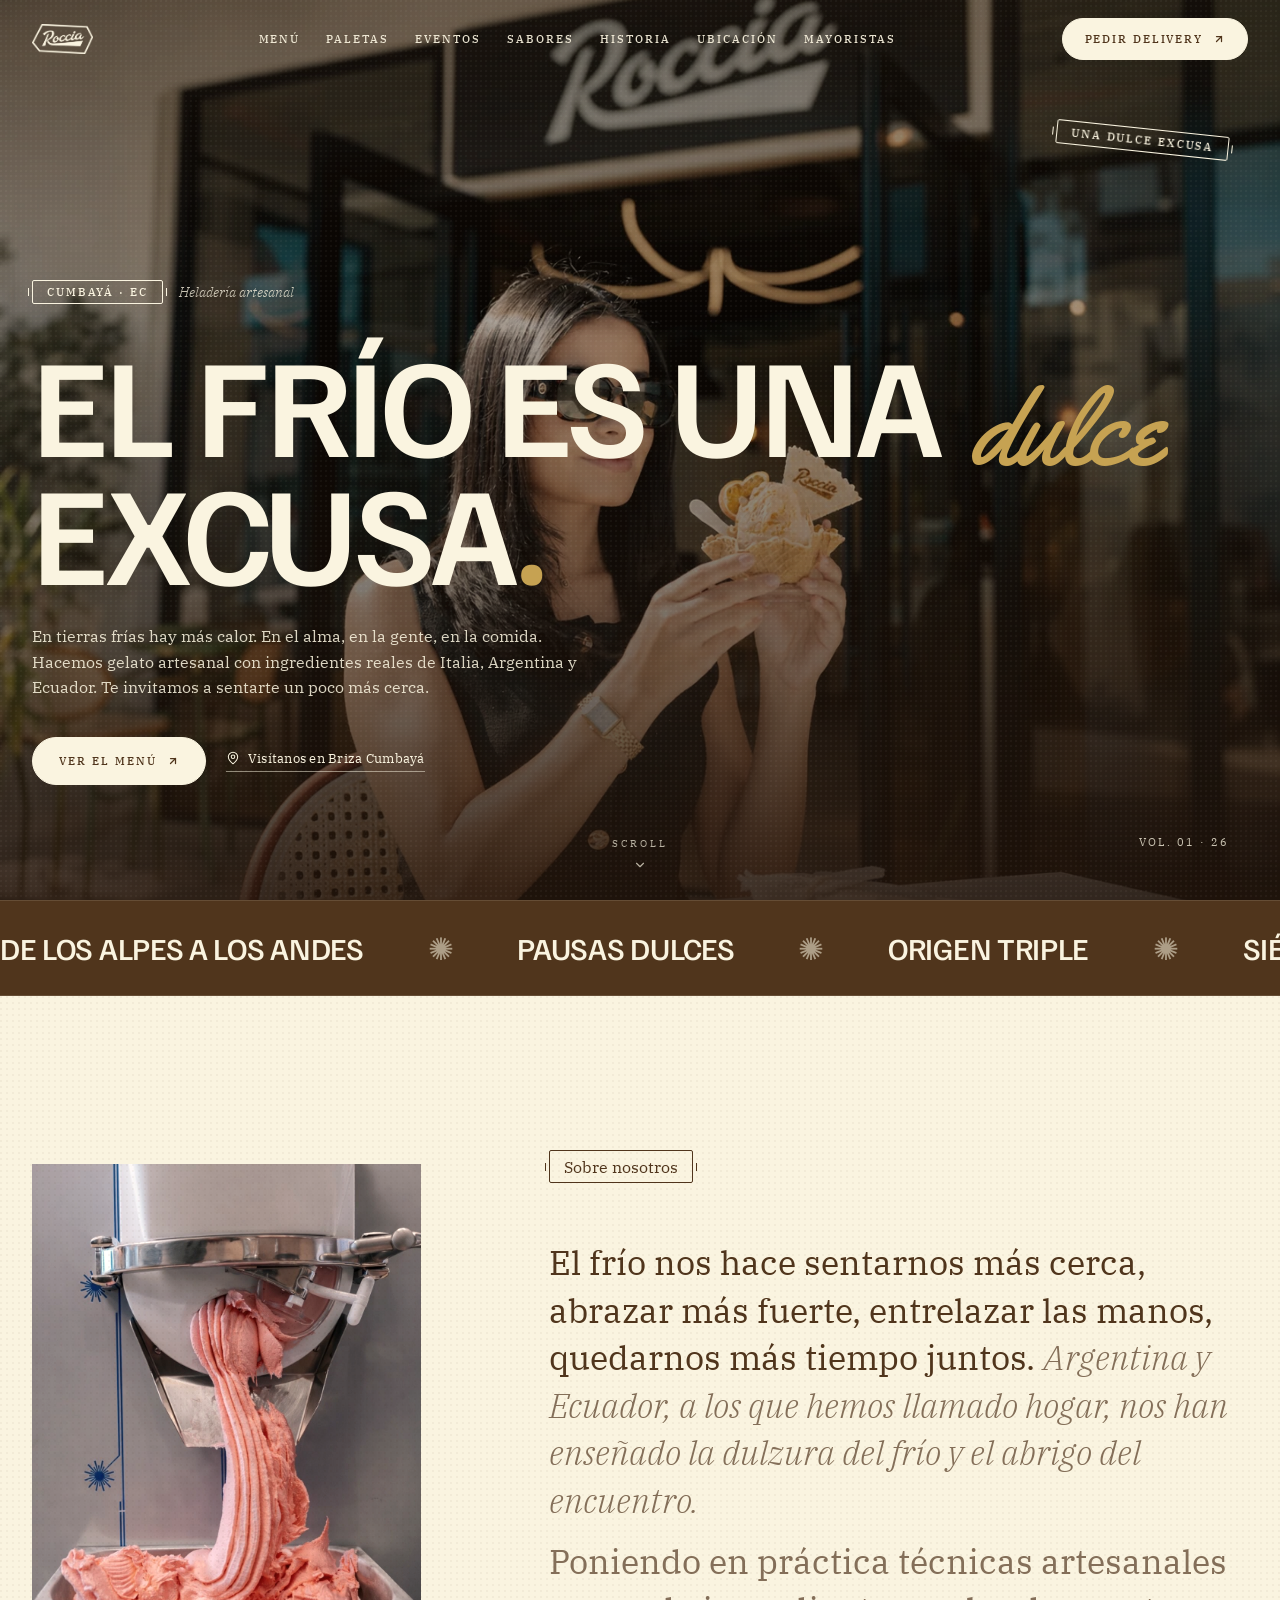
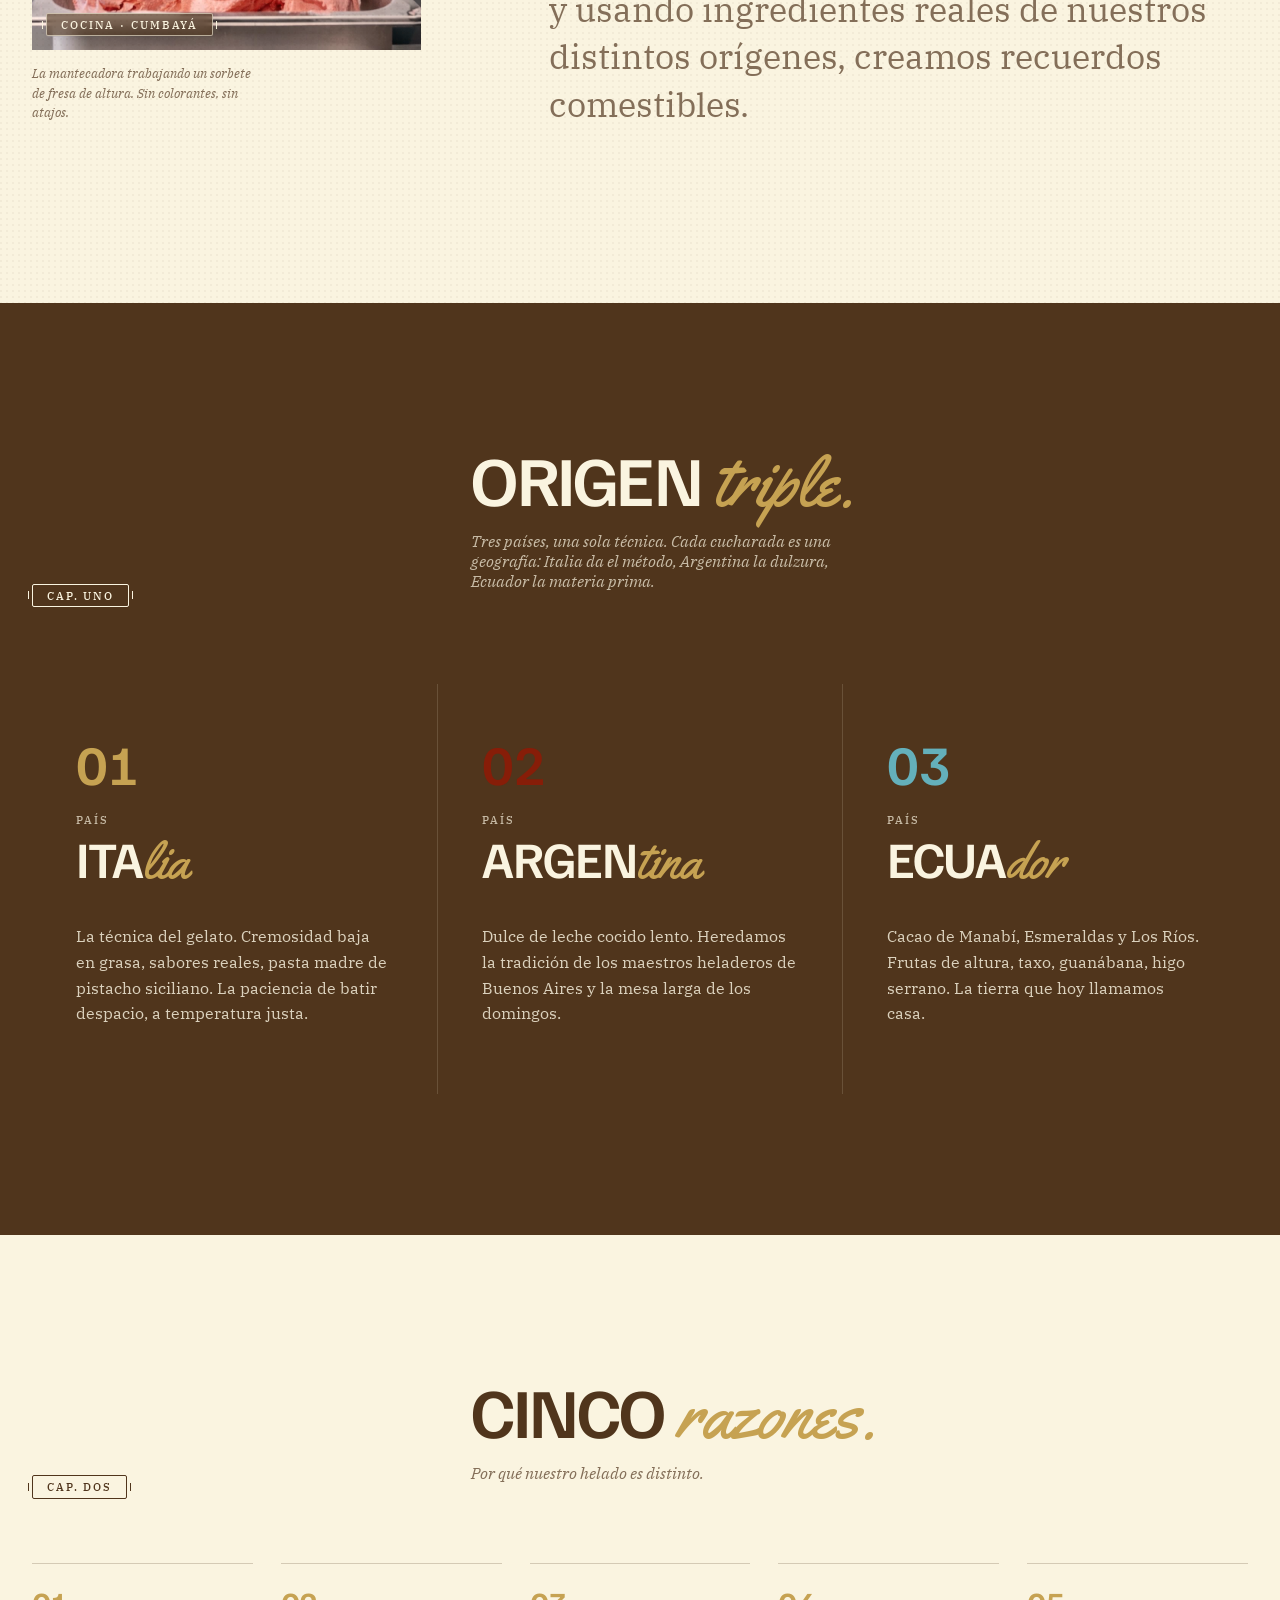
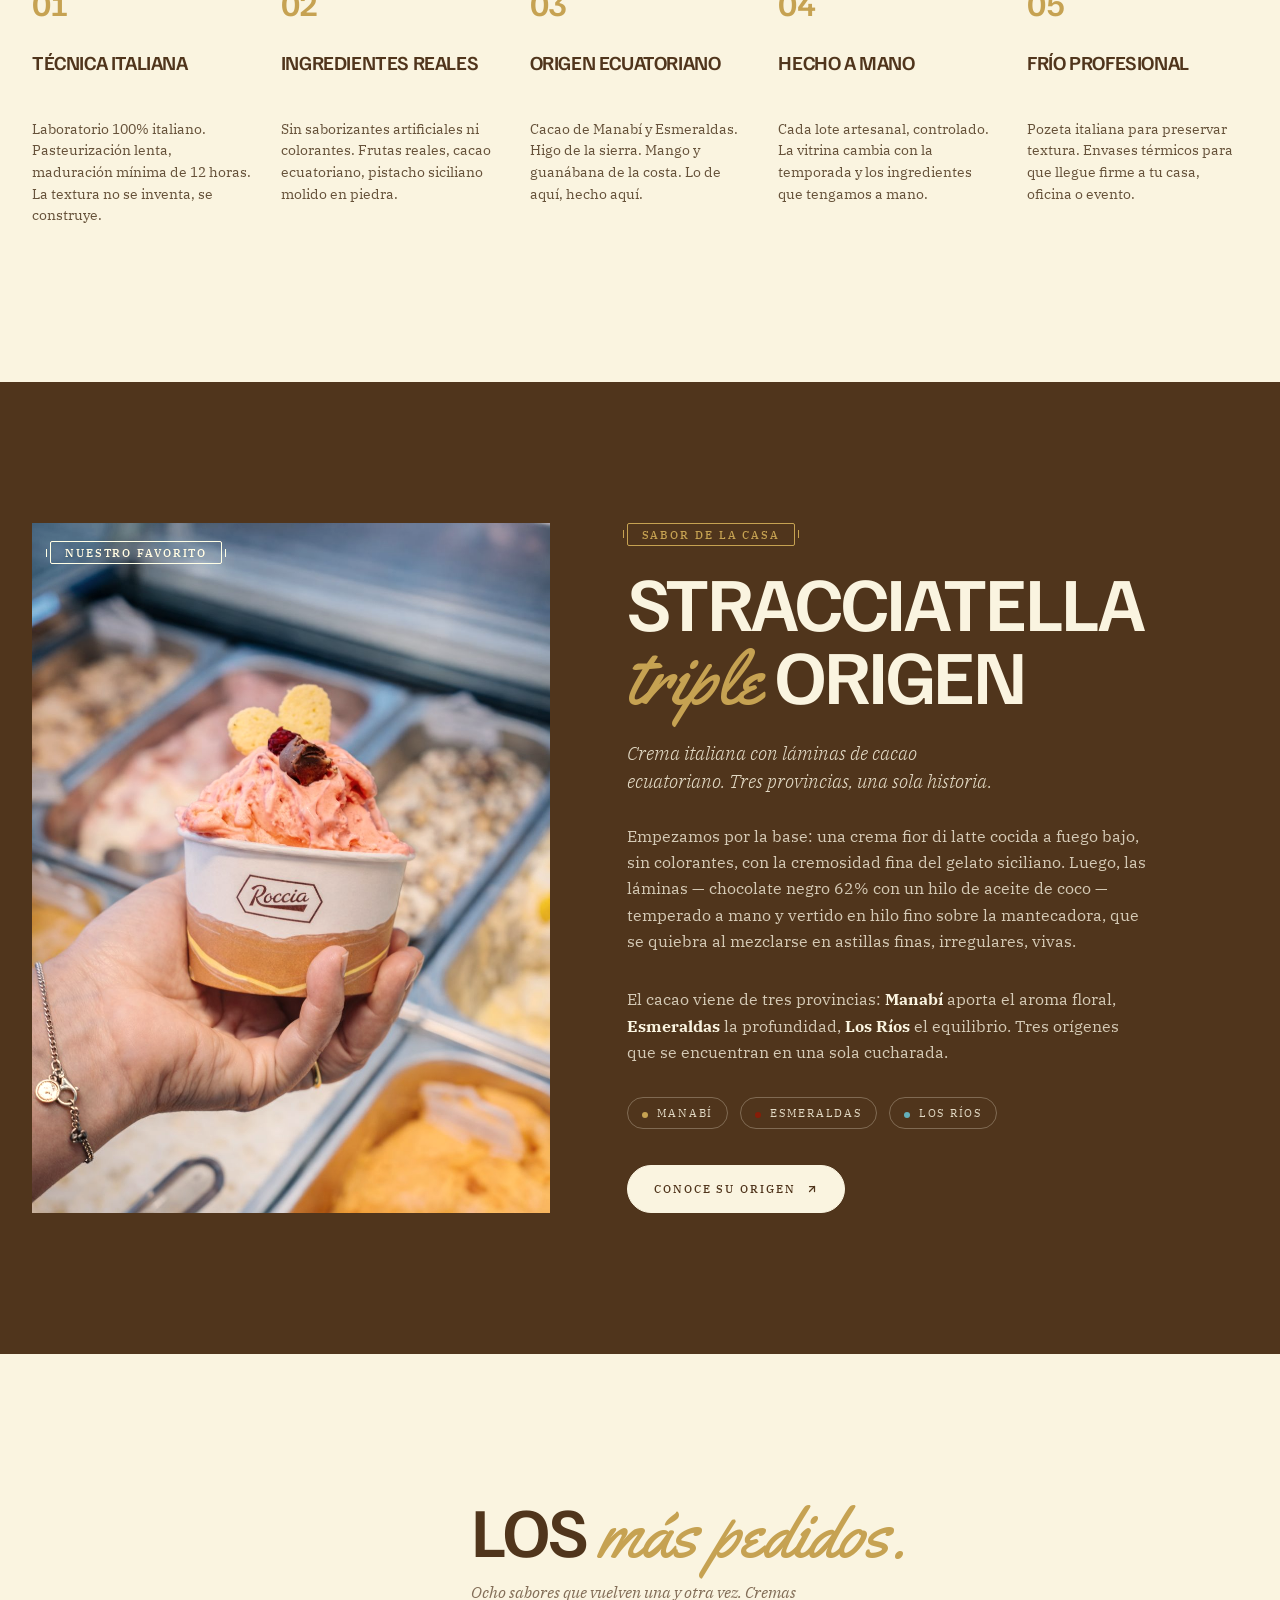
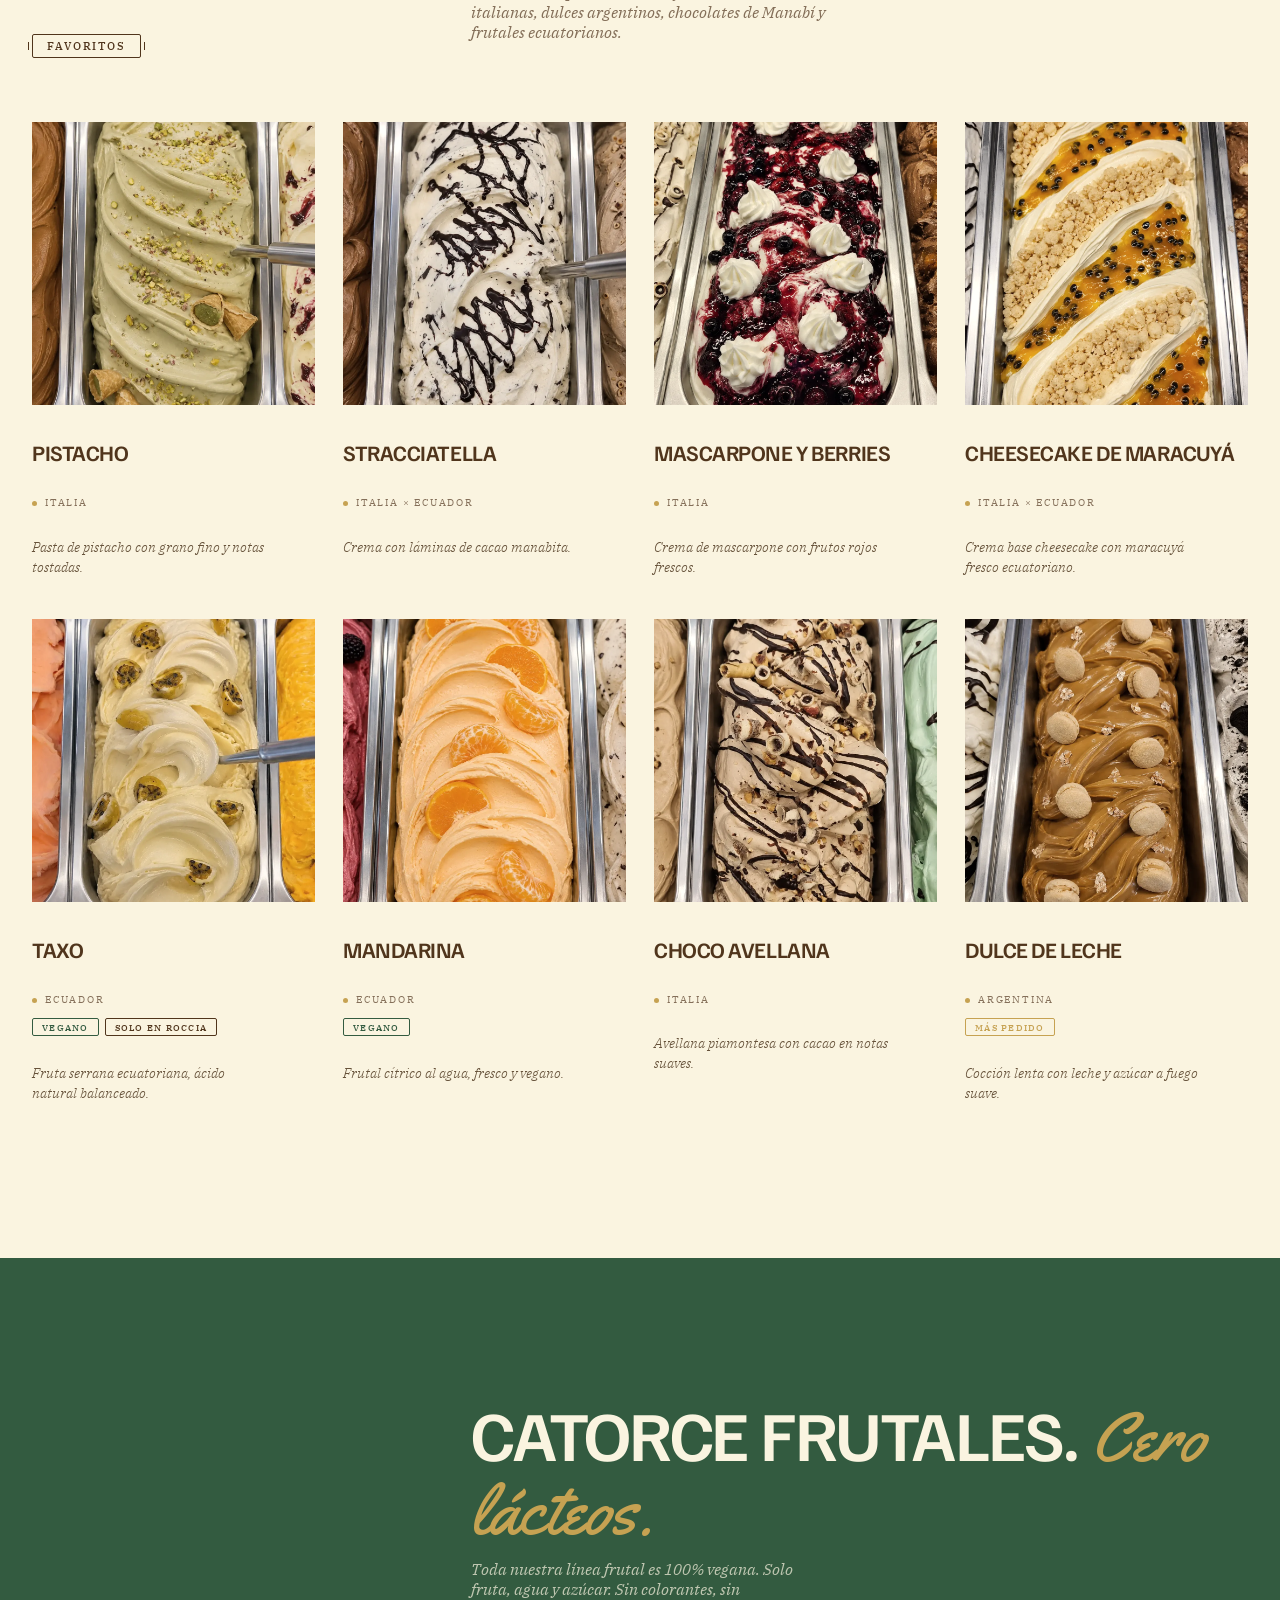
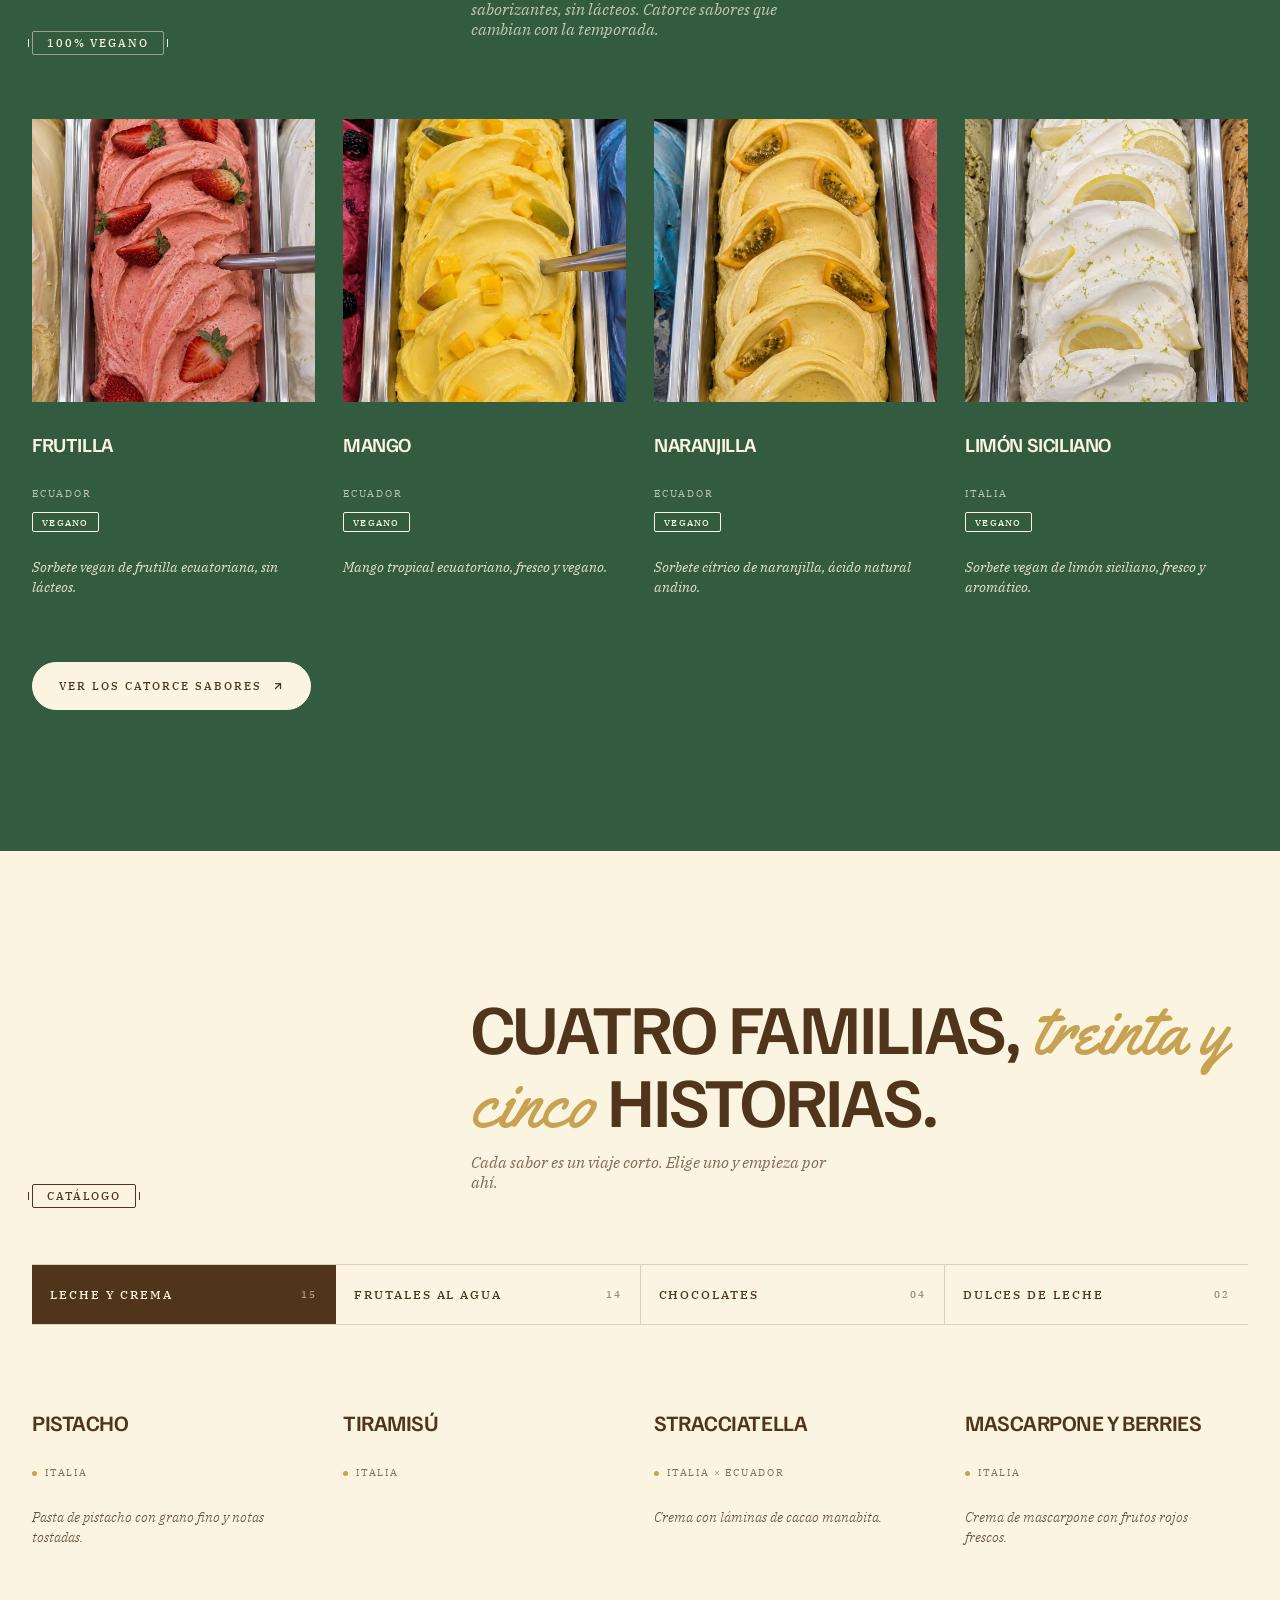
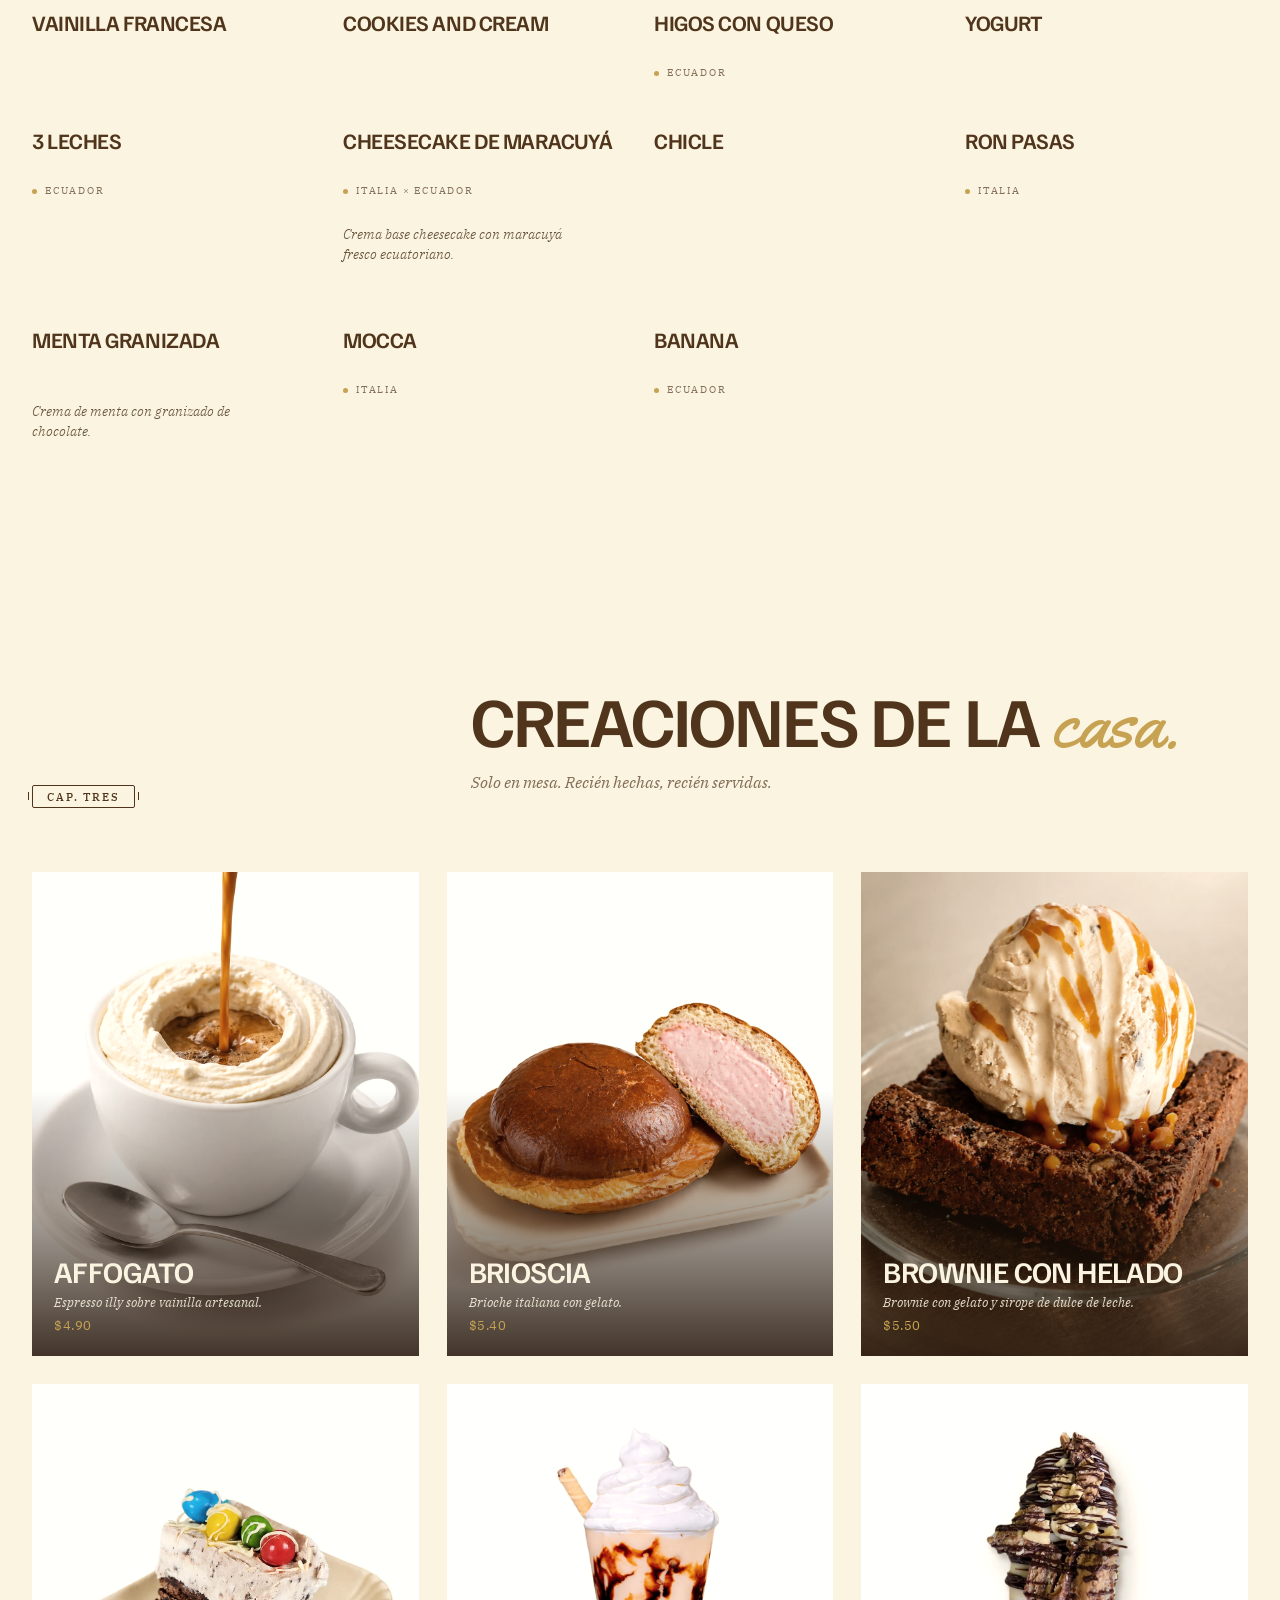
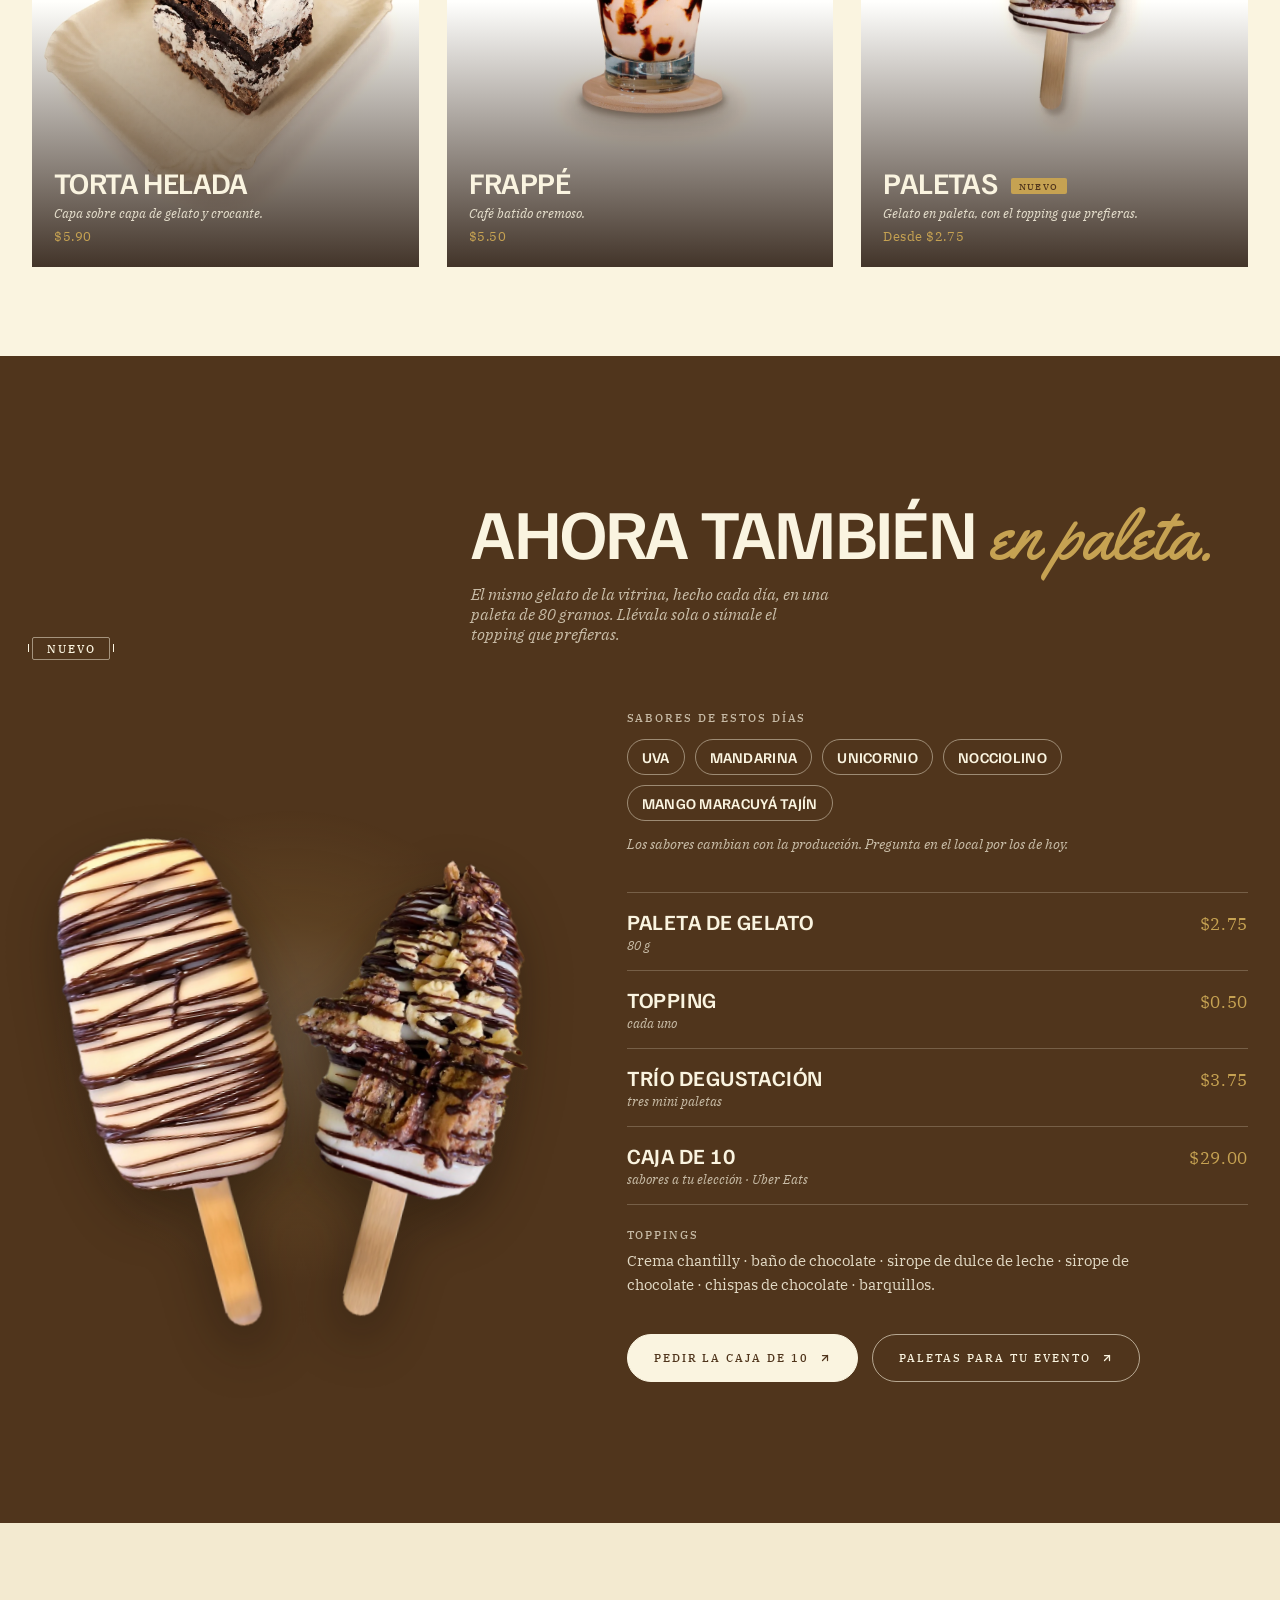
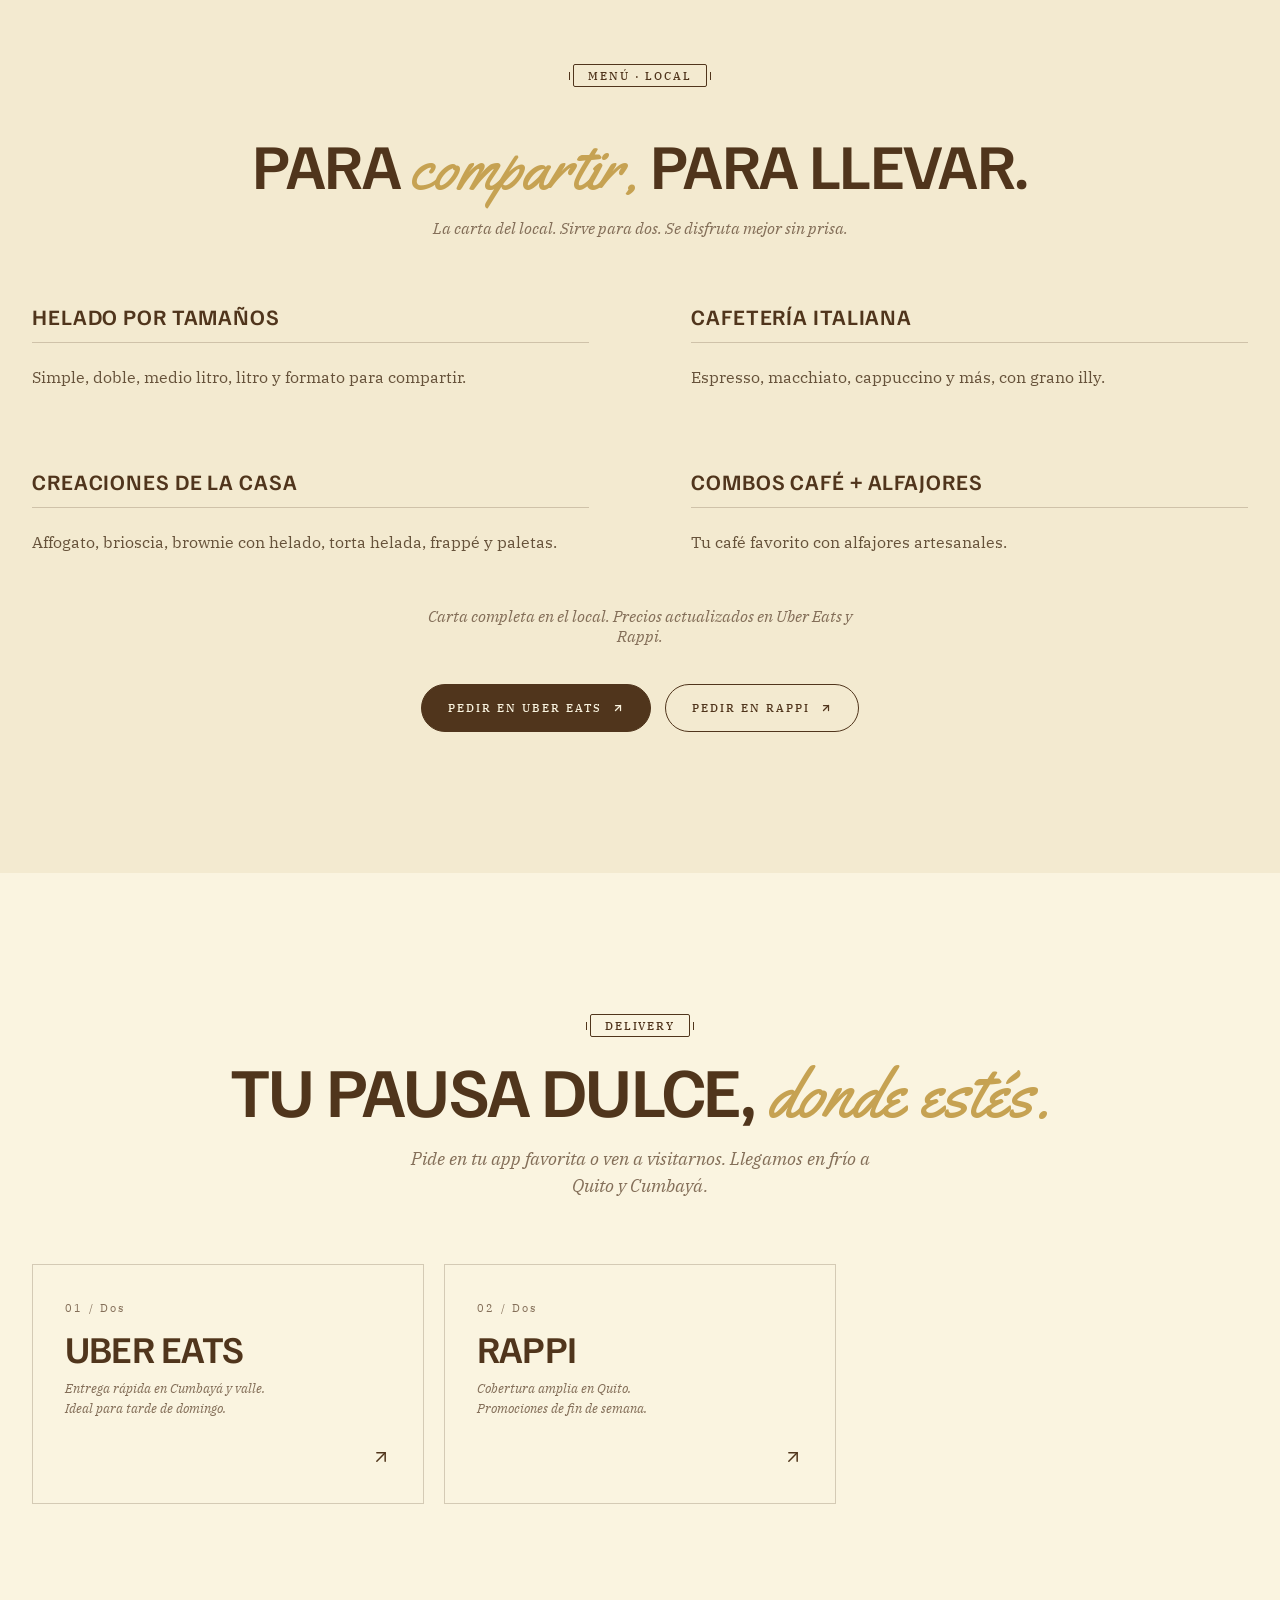
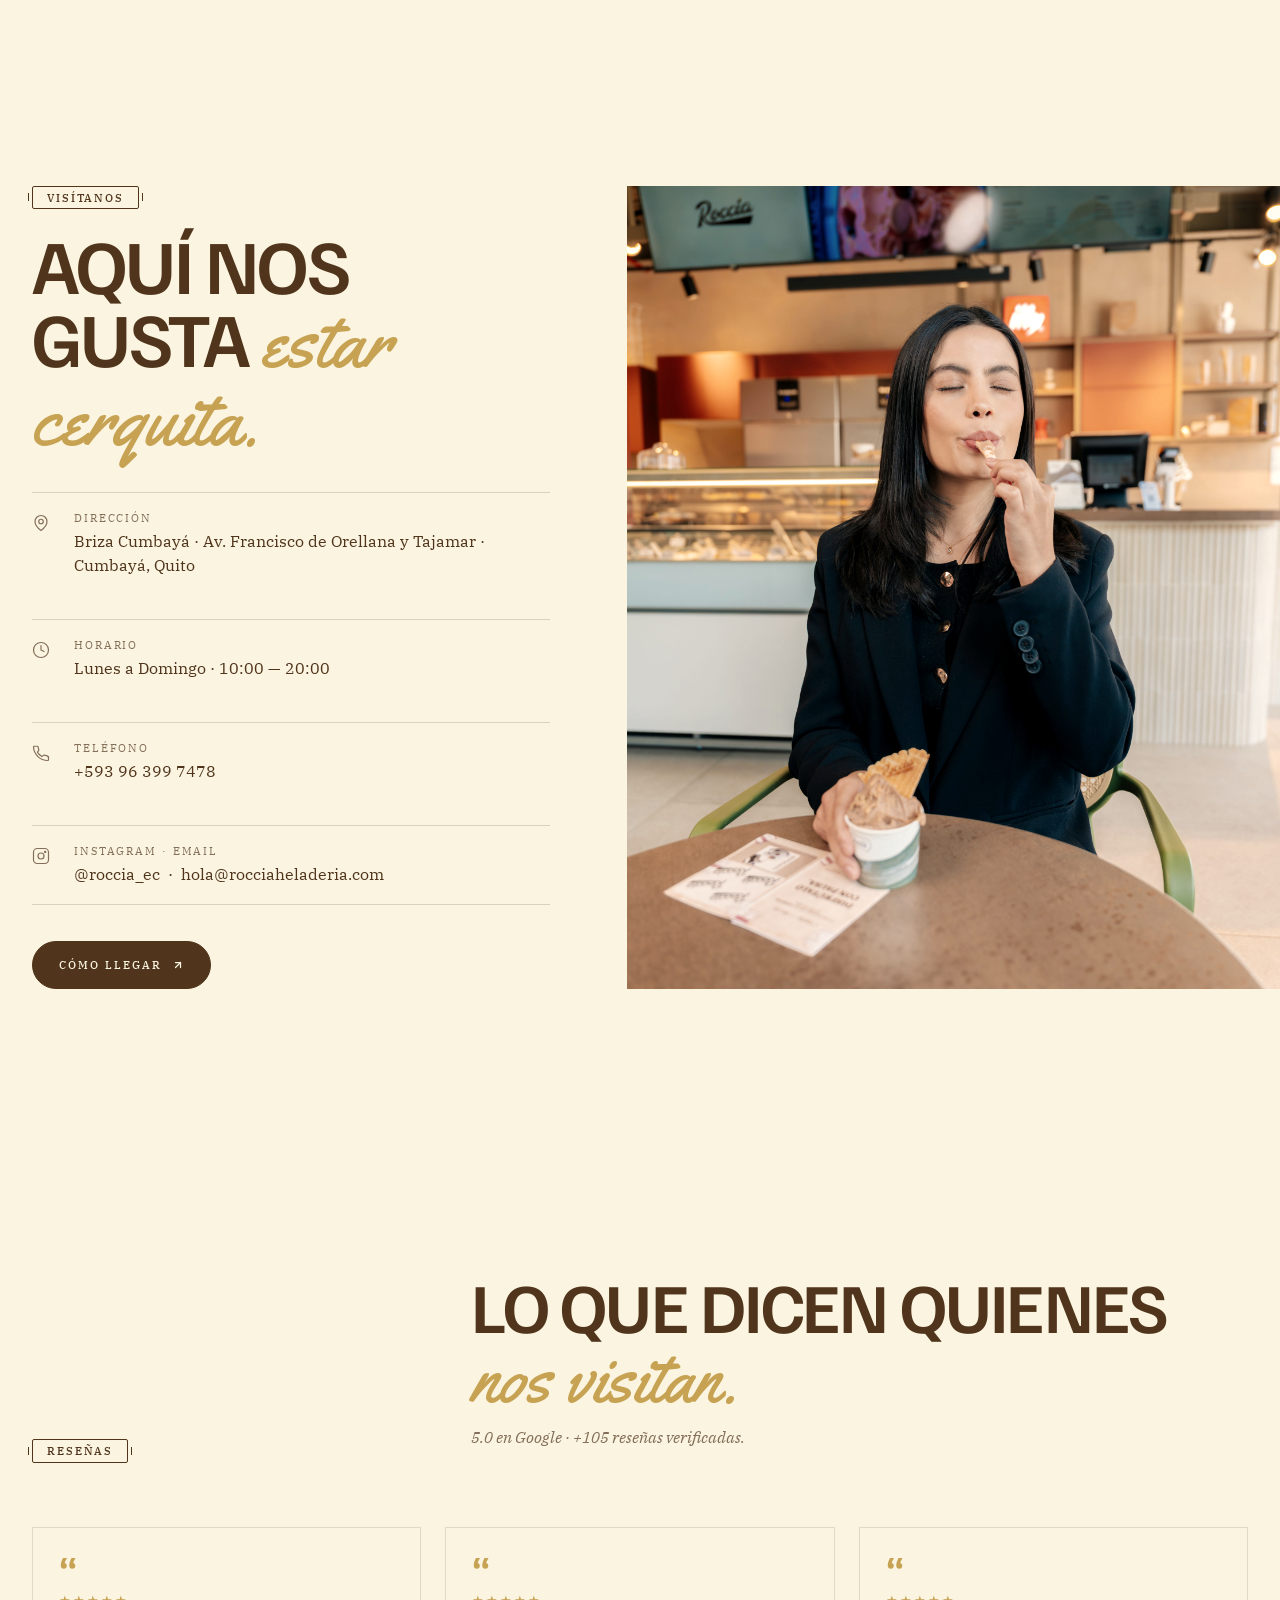
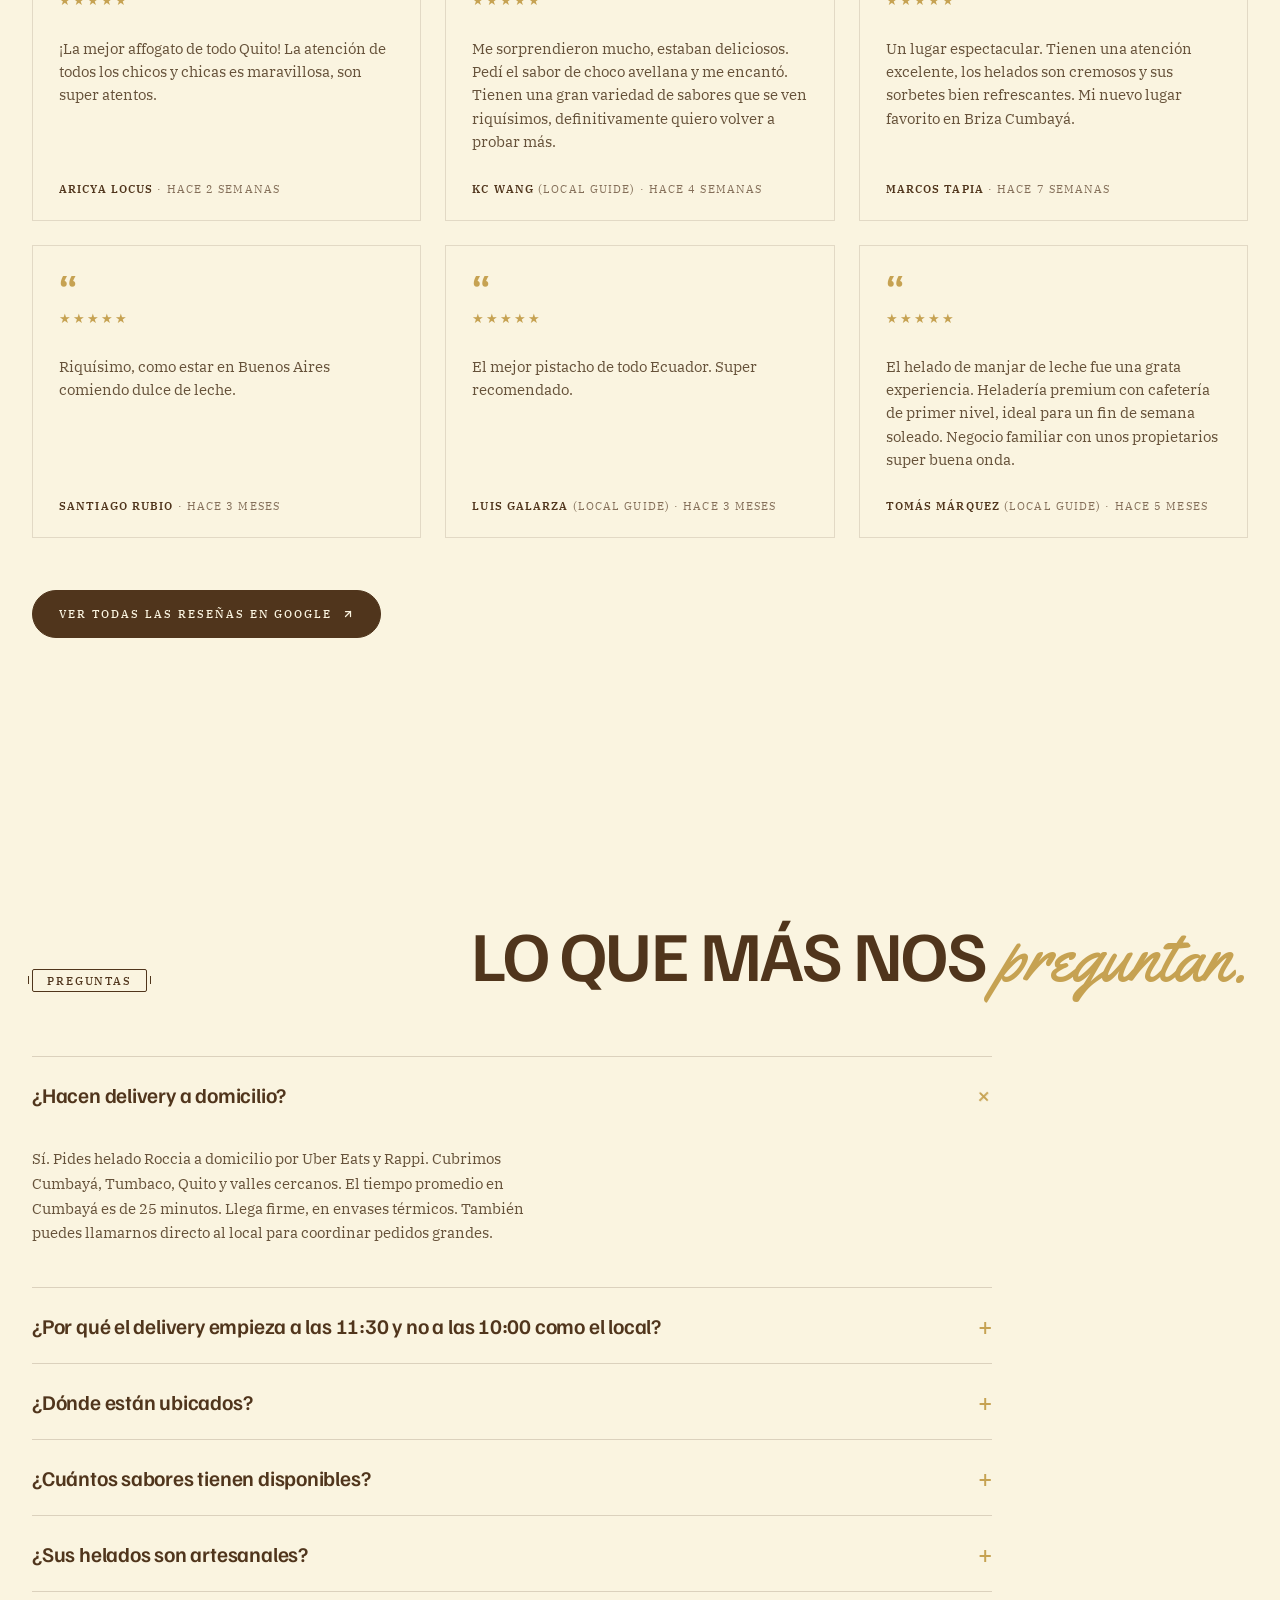
<file: index.html>
<!doctype html>
<html lang="es">
<head>
<meta charset="utf-8" />
<meta name="viewport" content="width=device-width, initial-scale=1" />
<title>Roccia · Heladería artesanal en Cumbayá</title>
<meta name="description" content="Heladería italo-argentina artesanal en Briza Cumbayá. Gelato con ingredientes reales de Italia, Argentina y Ecuador." />
<link rel="canonical" href="https://roccia.ec/" />
<meta property="og:type" content="website" />
<meta property="og:site_name" content="Roccia" />
<meta property="og:locale" content="es_EC" />
<meta property="og:url" content="https://roccia.ec/" />
<meta property="og:title" content="Roccia · Heladería artesanal en Cumbayá" />
<meta property="og:description" content="Gelato artesanal con ingredientes reales de Italia, Argentina y Ecuador. En Briza Cumbayá." />
<meta property="og:image" content="https://roccia.ec/assets/img/hero-helado.webp" />
<meta property="og:image:width" content="1448" />
<meta property="og:image:height" content="1086" />
<meta property="og:image:alt" content="Persona disfrutando un helado artesanal Roccia en Cumbayá" />
<meta name="twitter:card" content="summary_large_image" />
<meta name="twitter:title" content="Roccia · Heladería artesanal en Cumbayá" />
<meta name="twitter:description" content="Gelato artesanal con ingredientes reales de Italia, Argentina y Ecuador. En Briza Cumbayá." />
<meta name="twitter:image" content="https://roccia.ec/assets/img/hero-helado.webp" />
<meta name="theme-color" content="#50351c" />

<link rel="icon" type="image/png" sizes="32x32" href="/favicon-32x32.png" />
<link rel="icon" type="image/png" sizes="16x16" href="/favicon-16x16.png" />
<link rel="shortcut icon" href="/favicon.ico" />
<link rel="apple-touch-icon" sizes="180x180" href="/apple-touch-icon.png" />
<link rel="manifest" href="/manifest.webmanifest" />

<link rel="preconnect" href="https://fonts.googleapis.com" />
<link rel="preconnect" href="https://fonts.gstatic.com" crossorigin />
<link href="https://fonts.googleapis.com/css2?family=Familjen+Grotesk:wght@400;500;600;700&family=IBM+Plex+Serif:ital,wght@0,300;0,400;0,500;0,600;1,300;1,400;1,500&family=Yellowtail&display=swap" rel="stylesheet" />

<style>
  :root {
    --crema: #faf4e0;
    --crema-warm: #f3ead0;
    --cafe-oscuro: #50351c;
    --cafe-medio: #846f59;
    --cafe-neutro: #66523a;
    --verde: #335b40;
    --rojo: #871d08;
    --azul: #64b0bb;
    --mostaza: #c6a252;

    --display: 'Familjen Grotesk', 'Inter', sans-serif;
    --serif: 'IBM Plex Serif', Georgia, serif;
    --script: 'Yellowtail', 'Snell Roundhand', cursive;
  }

  *, *::before, *::after { box-sizing: border-box; }
  html, body { margin: 0; padding: 0; }
  html { scroll-behavior: smooth; }
  body {
    font-family: var(--serif);
    background: var(--crema);
    color: var(--cafe-oscuro);
    font-weight: 400;
    -webkit-font-smoothing: antialiased;
    text-rendering: optimizeLegibility;
    overflow-x: hidden;
  }
  img { display: block; max-width: 100%; }
  a { color: inherit; }

  /* ── Type system ─────────────────────────────────────── */
  .display {
    font-family: var(--display);
    font-weight: 600;
    letter-spacing: -0.025em;
    line-height: 0.92;
    text-transform: uppercase;
  }
  .script {
    font-family: var(--script);
    font-weight: 400;
    font-style: normal;
    text-transform: none;
    letter-spacing: 0;
  }
  .body-serif { font-family: var(--serif); font-weight: 400; line-height: 1.55; }
  .caps {
    font-family: var(--serif);
    font-weight: 500;
    font-size: 11px;
    letter-spacing: 0.18em;
    text-transform: uppercase;
  }

  /* ── Sello (signature seal) ──────────────────────────── */
  .seal {
    display: inline-flex;
    align-items: center;
    border: 1px solid currentColor;
    padding: 6px 14px 5px;
    font-family: var(--serif);
    font-weight: 500;
    font-size: 10.5px;
    letter-spacing: 0.18em;
    text-transform: uppercase;
    border-radius: 2px;
    position: relative;
    line-height: 1;
  }
  .seal::before, .seal::after {
    content: '';
    position: absolute;
    width: 1px; height: 8px;
    background: currentColor;
    top: 50%; transform: translateY(-50%);
  }
  .seal::before { left: -5px; }
  .seal::after  { right: -5px; }

  /* ── Pill button ─────────────────────────────────────── */
  .pill {
    display: inline-flex;
    align-items: center;
    gap: 10px;
    padding: 16px 26px;
    border-radius: 9999px;
    background: var(--cafe-oscuro);
    color: var(--crema);
    font-family: var(--serif);
    font-weight: 500;
    font-size: 11px;
    letter-spacing: 0.18em;
    text-transform: uppercase;
    border: 1px solid var(--cafe-oscuro);
    cursor: pointer;
    text-decoration: none;
    transition: background .25s ease, color .25s ease, border-color .25s ease;
  }
  .pill:hover { background: var(--crema); color: var(--cafe-oscuro); }
  .pill .arrow { transition: transform .25s ease; }
  .pill:hover .arrow { transform: translate(2px, -2px); }
  .pill.invert { background: var(--crema); color: var(--cafe-oscuro); border-color: var(--crema); }
  .pill.invert:hover { background: transparent; color: var(--crema); }
  .pill.ghost { background: transparent; color: var(--cafe-oscuro); }
  .pill.ghost:hover { background: var(--cafe-oscuro); color: var(--crema); }

  /* ── Layout helpers ──────────────────────────────────── */
  .wrap { max-width: 1440px; margin: 0 auto; padding: 0 32px; }
  @media (max-width: 720px) { .wrap { padding: 0 20px; } }

  .grid12 { display: grid; grid-template-columns: repeat(12, 1fr); gap: 24px; }
  @media (max-width: 880px) { .grid12 { grid-template-columns: 1fr; gap: 16px; } }

  .section { padding: clamp(80px, 11vw, 160px) 0; }
  .section-tight { padding: clamp(56px, 7vw, 96px) 0; }

  /* ── Sepia photography ───────────────────────────────── */
  .sepia { filter: sepia(0.18) saturate(0.92) contrast(1.02); }
  .sepia-deep { filter: sepia(0.32) saturate(0.85) contrast(1.04) brightness(0.95); }
  .sepia-soft { filter: sepia(0.10) saturate(0.95); }

  /* ── Grain background ────────────────────────────────── */
  .grain { position: relative; }
  .grain::after {
    content: '';
    position: absolute; inset: 0;
    background-image: radial-gradient(circle at 1px 1px, rgba(80, 53, 28, 0.08) 1px, transparent 0);
    background-size: 6px 6px;
    pointer-events: none;
    opacity: 0.55;
  }

  /* ── Marquee ─────────────────────────────────────────── */
  @keyframes marquee { 0% { transform: translateX(0); } 100% { transform: translateX(-50%); } }
  .marquee-track { display: flex; width: max-content; animation: marquee 38s linear infinite; }
  .marquee-track > * { flex: 0 0 auto; padding-right: 64px; }

  /* ── Animations ──────────────────────────────────────── */
  @keyframes rise {
    0% { opacity: 0; transform: translateY(28px); }
    100% { opacity: 1; transform: translateY(0); }
  }
  @keyframes zoomslow {
    0% { transform: scale(1.08); }
    100% { transform: scale(1); }
  }
  @keyframes bobbing {
    0%, 100% { transform: translateY(0); }
    50% { transform: translateY(6px); }
  }
  .rise { animation: rise 0.95s cubic-bezier(0.2, 0.6, 0.2, 1) both; }
  .delay-1 { animation-delay: 0.05s; }
  .delay-2 { animation-delay: 0.18s; }
  .delay-3 { animation-delay: 0.32s; }
  .delay-4 { animation-delay: 0.48s; }
  .delay-5 { animation-delay: 0.62s; }
  .bob { animation: bobbing 1.8s ease-in-out infinite; }

  /* ── Header ──────────────────────────────────────────── */
  .nav {
    position: fixed; top: 0; left: 0; right: 0;
    z-index: 50;
    transition: background .35s ease, border-color .35s ease, backdrop-filter .35s ease;
    background: transparent;
    border-bottom: 1px solid transparent;
  }
  .nav-inner {
    max-width: 1440px; margin: 0 auto;
    padding: 18px 32px;
    display: flex; align-items: center; justify-content: space-between;
    gap: 32px;
  }
  .nav.scrolled {
    background: rgba(250, 244, 224, 0.86);
    backdrop-filter: blur(14px);
    -webkit-backdrop-filter: blur(14px);
    border-bottom-color: rgba(80, 53, 28, 0.14);
  }
  .nav-logo {
    height: 30px; width: auto;
    transition: opacity .25s ease;
  }
  .nav.scrolled .nav-logo-light { display: none; }
  .nav.scrolled .nav-logo-dark  { display: block; }
  .nav .nav-logo-dark  { display: none; }

  .nav-links { display: flex; align-items: center; gap: 26px; }
  .nav-links a {
    text-decoration: none;
    font-family: var(--serif);
    font-weight: 500;
    font-size: 11px;
    letter-spacing: 0.18em;
    text-transform: uppercase;
    color: var(--crema);
    transition: opacity .2s ease, color .2s ease;
    opacity: 0.92;
  }
  .nav-links a:hover { opacity: 1; }
  .nav.scrolled .nav-links a { color: var(--cafe-oscuro); }

  .nav .nav-cta {
    background: var(--crema);
    color: var(--cafe-oscuro);
    border-color: var(--crema);
    padding: 13px 22px;
    font-size: 10.5px;
  }
  .nav .nav-cta:hover { background: transparent; color: var(--crema); border-color: var(--crema); }
  .nav.scrolled .nav-cta { background: var(--cafe-oscuro); color: var(--crema); border-color: var(--cafe-oscuro); }
  .nav.scrolled .nav-cta:hover { background: transparent; color: var(--cafe-oscuro); }

  @media (max-width: 880px) {
    .nav-links { display: none; }
    .nav-inner { padding: 14px 20px; }
  }

  /* ── Hero ────────────────────────────────────────────── */
  .hero {
    position: relative;
    min-height: 640px;
    height: 100vh;
    max-height: 900px;
    color: var(--crema);
    overflow: hidden;
    display: flex;
    flex-direction: column;
    justify-content: flex-end;
    padding-top: clamp(96px, 8vh, 120px); /* reserva espacio bajo la nav fixed (~66px) + respiración */
  }
  .hero-bg {
    position: absolute; inset: 0;
    background-image: url('assets/img/hero-helado.webp');
    background-size: cover;
    background-position: center 30%;
    filter: sepia(0.18) saturate(0.92) contrast(1.05) brightness(0.78);
    animation: zoomslow 18s ease-out both;
    z-index: 0;
  }
  .hero-veil {
    position: absolute; inset: 0;
    background: linear-gradient(180deg,
      rgba(40, 24, 12, 0.45) 0%,
      rgba(40, 24, 12, 0.20) 35%,
      rgba(40, 24, 12, 0.55) 75%,
      rgba(35, 20, 10, 0.85) 100%);
    z-index: 1;
  }
  .hero-grain {
    position: absolute; inset: 0;
    background-image: radial-gradient(circle at 1px 1px, rgba(250, 244, 224, 0.04) 1px, transparent 0);
    background-size: 5px 5px;
    z-index: 2;
    pointer-events: none;
  }
  .hero-inner {
    position: relative; z-index: 3;
    max-width: 1440px; margin: 0 auto; width: 100%;
    padding: 0 32px clamp(60px, 9vw, 120px);
  }
  .hero-meta {
    display: flex; align-items: center; gap: 16px;
    margin-bottom: 36px;
    flex-wrap: wrap;
  }
  .hero-meta .seal { color: var(--crema); }
  .hero-meta .caption {
    font-family: var(--serif);
    font-style: italic;
    font-weight: 300;
    font-size: 14px;
    color: rgba(250, 244, 224, 0.78);
  }
  .hero-headline {
    font-size: clamp(64px, 11vw, 168px);
    line-height: 0.88;
    margin: 0 0 32px;
    max-width: 17ch;
  }
  .hero-headline .script {
    font-size: 0.78em;
    letter-spacing: 0;
    color: var(--mostaza);
    margin: 0 0.06em;
    display: inline-block;
    transform: translateY(0.06em);
  }
  .hero-headline .dot { color: var(--mostaza); }
  .hero-sub {
    max-width: 56ch;
    font-size: clamp(15px, 1.25vw, 18px);
    line-height: 1.6;
    color: rgba(250, 244, 224, 0.86);
    margin: 0 0 36px;
  }
  .hero-ctas { display: flex; align-items: center; gap: 20px; flex-wrap: wrap; }
  .hero-link {
    display: inline-flex; align-items: center; gap: 8px;
    color: var(--crema);
    text-decoration: none;
    font-family: var(--serif);
    font-size: 13px;
    border-bottom: 1px solid rgba(250, 244, 224, 0.5);
    padding-bottom: 4px;
    letter-spacing: 0.02em;
  }
  .hero-link:hover { border-bottom-color: var(--crema); }

  .hero-corner {
    position: absolute; z-index: 4;
    color: var(--crema);
  }
  .hero-corner-tr {
    top: clamp(80px, 10vw, 140px); right: clamp(28px, 4vw, 56px);
    transform: rotate(6deg);
  }
  .hero-corner-bl {
    bottom: clamp(28px, 4vw, 56px); right: clamp(28px, 4vw, 56px);
    text-align: right;
    font-family: var(--serif); font-size: 11px; letter-spacing: 0.18em; text-transform: uppercase;
    opacity: 0.78;
  }
  .hero-scroll {
    position: absolute; bottom: 28px; left: 50%; transform: translateX(-50%);
    z-index: 4;
    display: inline-flex; flex-direction: column; align-items: center; gap: 8px;
    color: rgba(250, 244, 224, 0.7);
    font-family: var(--serif); font-size: 10px; letter-spacing: 0.3em; text-transform: uppercase;
  }
  .hero-scroll svg { width: 14px; height: 14px; }

  /* ── Marquee section ─────────────────────────────────── */
  .marquee-section {
    background: var(--cafe-oscuro);
    color: var(--crema);
    padding: 28px 0;
    border-top: 1px solid rgba(250, 244, 224, 0.12);
    border-bottom: 1px solid rgba(250, 244, 224, 0.12);
    overflow: hidden;
  }
  .marquee-item {
    font-family: var(--display);
    font-weight: 500;
    text-transform: uppercase;
    letter-spacing: -0.01em;
    font-size: clamp(20px, 2.4vw, 32px);
    display: inline-flex; align-items: center; gap: 64px;
  }
  .marquee-star { color: rgba(250, 244, 224, 0.55); font-weight: 300; }

  /* ── Editorial statement ─────────────────────────────── */
  .statement-text {
    font-family: var(--serif);
    font-size: clamp(22px, 2.8vw, 34px);
    line-height: 1.4;
    font-weight: 400;
    color: var(--cafe-oscuro);
  }
  .statement-text em {
    font-style: italic;
    color: var(--cafe-medio);
    font-weight: 300;
  }
  .statement-text .last { color: var(--cafe-medio); display: block; margin-top: 0.4em; }

  /* ── Origen Triple ───────────────────────────────────── */
  .origen { background: var(--cafe-oscuro); color: var(--crema); }
  .origen-grid {
    display: grid;
    grid-template-columns: repeat(3, 1fr);
    gap: 1px;
    background: rgba(250, 244, 224, 0.14);
    margin-top: clamp(48px, 6vw, 80px);
  }
  .origen-col {
    background: var(--cafe-oscuro);
    padding: clamp(36px, 4vw, 56px) clamp(28px, 3.5vw, 44px);
    min-height: 360px;
    display: flex; flex-direction: column;
  }
  .origen-num {
    font-family: var(--display);
    font-size: 56px;
    font-weight: 600;
    line-height: 1;
    margin-bottom: 22px;
  }
  .origen-name {
    font-family: var(--display);
    font-size: clamp(36px, 4vw, 52px);
    font-weight: 600;
    letter-spacing: -0.02em;
    text-transform: uppercase;
    margin: 6px 0 22px;
    line-height: 1;
  }
  .origen-name em {
    font-family: var(--script);
    font-style: normal;
    font-weight: 400;
    text-transform: none;
    color: var(--mostaza);
    letter-spacing: 0;
  }
  .origen-body {
    font-family: var(--serif);
    font-size: 16px;
    line-height: 1.6;
    color: rgba(250, 244, 224, 0.82);
    max-width: 36ch;
  }
  @media (max-width: 880px) {
    .origen-grid { grid-template-columns: 1fr; }
    .origen-col { min-height: auto; }
  }

  /* ── Catálogo (sabores) ──────────────────────────────── */
  .cat-tabs {
    display: flex;
    gap: 0;
    border-top: 1px solid rgba(80, 53, 28, 0.18);
    border-bottom: 1px solid rgba(80, 53, 28, 0.18);
    margin: clamp(32px, 5vw, 56px) 0 0;
    overflow-x: auto;
  }
  .cat-tab {
    flex: 1 1 0;
    min-width: 180px;
    background: transparent;
    border: 0;
    border-right: 1px solid rgba(80, 53, 28, 0.18);
    padding: 22px 18px;
    font-family: var(--serif);
    font-weight: 500;
    font-size: 12px;
    letter-spacing: 0.16em;
    text-transform: uppercase;
    color: var(--cafe-oscuro);
    cursor: pointer;
    text-align: left;
    transition: background .25s ease, color .25s ease;
    display: flex; align-items: center; justify-content: space-between;
    gap: 12px;
  }
  .cat-tab:last-child { border-right: 0; }
  .cat-tab:hover { background: rgba(80, 53, 28, 0.05); }
  .cat-tab.active { background: var(--cafe-oscuro); color: var(--crema); }
  .cat-tab .num {
    font-size: 10px;
    opacity: 0.55;
    font-variant-numeric: tabular-nums;
  }

  .cat-grid {
    display: grid;
    grid-template-columns: repeat(4, 1fr);
    gap: 28px;
    margin-top: clamp(40px, 5vw, 64px);
  }
  @media (max-width: 1100px) { .cat-grid { grid-template-columns: repeat(3, 1fr); } }
  @media (max-width: 800px)  { .cat-grid { grid-template-columns: repeat(2, 1fr); } }
  @media (max-width: 480px)  { .cat-grid { grid-template-columns: 1fr; } }

  .flavor-card { display: flex; flex-direction: column; gap: 14px; }
  .flavor-photo {
    aspect-ratio: 1 / 1;
    background-size: cover;
    background-position: center;
    position: relative;
    overflow: hidden;
    filter: sepia(0.18) saturate(0.92) contrast(1.02);
  }
  .flavor-stamp {
    position: absolute; top: 14px; left: 14px;
    font-family: var(--serif);
    font-weight: 500;
    font-size: 9.5px;
    letter-spacing: 0.18em;
    text-transform: uppercase;
    color: var(--crema);
    background: rgba(80, 53, 28, 0.78);
    padding: 5px 10px 4px;
    border-radius: 2px;
    backdrop-filter: blur(4px);
  }
  .flavor-name {
    font-family: var(--display);
    font-weight: 600;
    font-size: 22px;
    letter-spacing: -0.02em;
    text-transform: uppercase;
    line-height: 1.05;
    color: var(--cafe-oscuro);
  }
  .flavor-meta { display: flex; align-items: center; gap: 10px; margin-top: -4px; }
  .flavor-origin {
    font-family: var(--serif);
    font-size: 10px;
    letter-spacing: 0.18em;
    text-transform: uppercase;
    color: var(--cafe-medio);
  }
  .flavor-origin .dot { display: inline-block; width: 5px; height: 5px; border-radius: 50%; margin-right: 8px; vertical-align: middle; background: var(--mostaza); }
  .flavor-desc {
    font-family: var(--serif);
    font-style: italic;
    font-weight: 300;
    font-size: 13.5px;
    line-height: 1.5;
    color: var(--cafe-neutro);
    max-width: 30ch;
  }
  .flavor-badges { display: flex; flex-wrap: wrap; gap: 6px; margin-top: -2px; }
  .flavor-badge {
    font-family: var(--serif);
    font-weight: 500;
    font-size: 9px;
    letter-spacing: 0.14em;
    text-transform: uppercase;
    padding: 4px 9px 3px;
    border-radius: 2px;
    border: 1px solid currentColor;
    line-height: 1;
  }
  .flavor-badge--vegan { color: var(--verde); }
  .flavor-badge--nuevo { color: var(--rojo); }
  .flavor-badge--solo-en-roccia { color: var(--cafe-oscuro); }
  .flavor-badge--mas-pedido { color: var(--mostaza); }
  .cat-loading {
    font-family: var(--serif);
    font-style: italic;
    color: var(--cafe-medio);
    padding: 32px 0;
  }

  /* ── Los más pedidos ─────────────────────────────────── */
  .popular-grid {
    display: grid;
    grid-template-columns: repeat(4, 1fr);
    gap: 28px;
    margin-top: clamp(40px, 5vw, 64px);
  }
  @media (max-width: 1100px) { .popular-grid { grid-template-columns: repeat(2, 1fr); } }
  @media (max-width: 480px)  { .popular-grid { grid-template-columns: 1fr; } }
  .popular-card { display: flex; flex-direction: column; gap: 14px; }
  .popular-photo {
    aspect-ratio: 1 / 1;
    overflow: hidden;
    background: var(--cafe-medio);
  }
  .popular-photo img {
    width: 100%;
    height: 100%;
    object-fit: cover;
    display: block;
    filter: sepia(0.12) saturate(0.95);
  }

  /* ── Cinco razones ───────────────────────────────────── */
  .razones-grid {
    display: grid;
    grid-template-columns: repeat(5, 1fr);
    gap: 28px;
    margin-top: clamp(40px, 5vw, 64px);
  }
  @media (max-width: 1100px) { .razones-grid { grid-template-columns: repeat(2, 1fr); } }
  @media (max-width: 480px)  { .razones-grid { grid-template-columns: 1fr; } }
  .razon-card {
    display: flex;
    flex-direction: column;
    gap: 12px;
    padding-top: 22px;
    border-top: 1px solid rgba(80, 53, 28, 0.22);
  }
  .razon-num {
    font-family: var(--display);
    font-weight: 600;
    font-size: 34px;
    letter-spacing: -0.02em;
    color: var(--mostaza);
    line-height: 1;
  }
  .razon-name {
    font-family: var(--display);
    font-weight: 600;
    font-size: 20px;
    letter-spacing: -0.02em;
    text-transform: uppercase;
    line-height: 1.05;
    color: var(--cafe-oscuro);
  }
  .razon-body {
    font-family: var(--serif);
    font-size: 14px;
    line-height: 1.55;
    color: var(--cafe-neutro);
  }

  /* ── Creaciones de la casa ───────────────────────────── */
  .creaciones-grid {
    display: grid;
    grid-template-columns: repeat(3, 1fr);
    gap: 28px;
    margin-top: clamp(40px, 5vw, 64px);
  }
  @media (max-width: 880px) { .creaciones-grid { grid-template-columns: repeat(2, 1fr); } }
  @media (max-width: 480px) { .creaciones-grid { grid-template-columns: 1fr; } }
  .creacion-card {
    position: relative;
    aspect-ratio: 4 / 5;
    overflow: hidden;
    background: var(--cafe-oscuro);
    text-decoration: none;
    display: block;
  }
  .creacion-card img {
    width: 100%; height: 100%;
    object-fit: cover;
    filter: sepia(0.12) saturate(0.95);
  }
  .creacion-card .veil {
    position: absolute; inset: 0;
    background: linear-gradient(180deg, rgba(40,24,12,0) 45%, rgba(40,24,12,0.88) 100%);
  }
  .creacion-card.no-photo {
    background: linear-gradient(150deg, var(--cafe-oscuro) 0%, var(--cafe-neutro) 100%);
  }
  .creacion-meta {
    position: absolute; bottom: 22px; left: 22px; right: 22px;
    color: var(--crema);
  }
  .creacion-name {
    font-family: var(--display); font-weight: 600;
    font-size: clamp(22px, 2.4vw, 30px);
    letter-spacing: -0.02em; text-transform: uppercase; line-height: 1;
  }
  .creacion-desc {
    font-family: var(--serif); font-style: italic;
    font-size: 13px; opacity: 0.85; margin-top: 8px;
  }
  .creacion-price {
    font-family: var(--serif); font-size: 13px;
    color: var(--mostaza); margin-top: 6px; letter-spacing: 0.04em;
  }

  .creacion-new {
    display: inline-block; vertical-align: middle;
    margin-left: 8px; padding: 4px 8px 3px;
    font-family: var(--serif); font-weight: 500; font-size: 9px;
    letter-spacing: 0.16em; text-transform: uppercase; line-height: 1;
    color: var(--cafe-oscuro); background: var(--mostaza); border-radius: 2px;
  }
  /* ── Paletas ─────────────────────────────────────────── */
  .paletas-section { background: var(--cafe-oscuro); color: var(--crema); overflow: hidden; }
  .paletas-section .seal { color: var(--crema); border-color: rgba(250,244,224,0.5); }
  .paletas-stage {
    display: grid;
    grid-template-columns: 5fr 6fr;
    gap: clamp(32px, 6vw, 96px);
    align-items: center;
    margin-top: clamp(32px, 4vw, 56px);
  }
  @media (max-width: 880px) { .paletas-stage { grid-template-columns: 1fr; } }
  .paletas-visual {
    position: relative;
    width: 100%; max-width: 600px; margin: 0 auto;
    aspect-ratio: 1 / 1;
  }
  .paletas-visual::before {
    content: ''; position: absolute; inset: 4%;
    border-radius: 50%;
    background: radial-gradient(closest-side, rgba(250,244,224,0.20), rgba(198,162,82,0.10) 55%, rgba(198,162,82,0) 100%);
  }
  .paleta-fig { position: absolute; margin: 0; }
  .paleta-fig img {
    display: block; width: 100%; height: auto;
    filter: drop-shadow(0 22px 26px rgba(20, 10, 4, 0.45));
  }
  .paleta-fig.a { width: 40%; left: 9%; top: 9%; rotate: -10deg; animation: paleta-float 7s ease-in-out infinite; }
  .paleta-fig.b { width: 46%; right: 5%; top: 13%; rotate: 9deg; animation: paleta-float 7s ease-in-out -3.5s infinite; }
  @keyframes paleta-float {
    0%, 100% { translate: 0 0; }
    50%      { translate: 0 -14px; }
  }
  .paletas-label {
    font-family: var(--serif); font-weight: 500; font-size: 10.5px;
    letter-spacing: 0.18em; text-transform: uppercase;
    color: rgba(250,244,224,0.7);
  }
  .paletas-chips {
    list-style: none; margin: 14px 0 0; padding: 0;
    display: flex; flex-wrap: wrap; gap: 10px;
  }
  .paletas-chips li {
    font-family: var(--display); font-weight: 600; font-size: 15px;
    letter-spacing: 0.02em; text-transform: uppercase; line-height: 1;
    padding: 10px 14px 9px;
    border: 1px solid rgba(250,244,224,0.45); border-radius: 9999px;
  }
  .paletas-note {
    font-family: var(--serif); font-style: italic; font-size: 13.5px;
    color: rgba(250,244,224,0.7); margin: 14px 0 0;
  }
  .paletas-prices { margin: clamp(28px, 3vw, 40px) 0 0; }
  .paletas-row {
    display: flex; align-items: baseline; justify-content: space-between; gap: 20px;
    padding: 16px 0;
    border-bottom: 1px solid rgba(250,244,224,0.22);
  }
  .paletas-row:first-child { border-top: 1px solid rgba(250,244,224,0.22); }
  .paletas-row dt {
    font-family: var(--display); font-weight: 600;
    font-size: clamp(18px, 1.7vw, 22px);
    letter-spacing: 0.02em; text-transform: uppercase; line-height: 1.15;
  }
  .paletas-row dt small {
    display: block; margin-top: 5px;
    font-family: var(--serif); font-style: italic; font-weight: 400; font-size: 13px;
    letter-spacing: 0; text-transform: none;
    color: rgba(250,244,224,0.7);
  }
  .paletas-row dd {
    margin: 0; white-space: nowrap;
    font-family: var(--serif); font-size: 17px; letter-spacing: 0.04em;
    color: var(--mostaza);
  }
  .paletas-toppings {
    font-family: var(--serif); font-size: 14.5px; line-height: 1.6;
    color: rgba(250,244,224,0.85); margin: 22px 0 0; max-width: 56ch;
  }
  .paletas-toppings span {
    display: block; margin-bottom: 6px;
    font-weight: 500; font-size: 10.5px; letter-spacing: 0.18em; text-transform: uppercase;
    color: rgba(250,244,224,0.7);
  }
  .paletas-cta { display: flex; flex-wrap: wrap; gap: 14px; margin-top: clamp(28px, 3vw, 40px); }
  .pill.paletas-ghost { background: transparent; color: var(--crema); border-color: rgba(250,244,224,0.6); }
  .pill.paletas-ghost:hover { background: var(--crema); color: var(--cafe-oscuro); border-color: var(--crema); }
  .js [data-reveal] { opacity: 0; transform: translateY(28px); transition: opacity .9s ease, transform .9s cubic-bezier(.2,.7,.2,1); }
  .js [data-reveal].is-in { opacity: 1; transform: none; }
  @media (prefers-reduced-motion: reduce) {
    .paleta-fig.a, .paleta-fig.b { animation: none; }
    .js [data-reveal] { opacity: 1; transform: none; transition: none; }
  }

  /* ── Catorce frutales (vegan) ────────────────────────── */
  .vegan-section { background: var(--verde); color: var(--crema); }
  .vegan-section .seal { color: var(--crema); border-color: rgba(250,244,224,0.5); }
  .vegan-grid {
    display: grid;
    grid-template-columns: repeat(4, 1fr);
    gap: 28px;
    margin-top: clamp(40px, 5vw, 64px);
  }
  @media (max-width: 880px) { .vegan-grid { grid-template-columns: repeat(2, 1fr); } }
  @media (max-width: 480px) { .vegan-grid { grid-template-columns: 1fr; } }
  .vegan-card { display: flex; flex-direction: column; gap: 12px; }
  .vegan-photo { aspect-ratio: 1/1; overflow: hidden; background: rgba(0,0,0,0.15); }
  .vegan-photo img { width: 100%; height: 100%; object-fit: cover; display: block; }
  .vegan-name {
    font-family: var(--display); font-weight: 600; font-size: 20px;
    letter-spacing: -0.02em; text-transform: uppercase; line-height: 1.05;
  }
  .vegan-origin {
    font-family: var(--serif); font-size: 10px; letter-spacing: 0.18em;
    text-transform: uppercase; color: rgba(250,244,224,0.7);
  }
  .vegan-desc {
    font-family: var(--serif); font-style: italic; font-size: 13.5px;
    line-height: 1.5; color: rgba(250,244,224,0.85);
  }
  .vegan-badge-pill {
    align-self: flex-start;
    font-family: var(--serif); font-weight: 500; font-size: 9px;
    letter-spacing: 0.14em; text-transform: uppercase;
    padding: 4px 9px 3px; border: 1px solid var(--crema); border-radius: 2px;
  }
  .vegan-cta-wrap { margin-top: clamp(36px, 4vw, 56px); }

  /* ── Reseñas ─────────────────────────────────────────── */
  .resenas-grid {
    display: grid;
    grid-template-columns: repeat(3, 1fr);
    gap: 24px;
    margin-top: clamp(40px, 5vw, 64px);
  }
  @media (max-width: 880px) { .resenas-grid { grid-template-columns: repeat(2, 1fr); } }
  @media (max-width: 560px) { .resenas-grid { grid-template-columns: 1fr; } }
  .resena-card {
    background: var(--crema);
    border: 1px solid rgba(80, 53, 28, 0.14);
    padding: 28px 26px 24px;
    display: flex; flex-direction: column; gap: 14px;
  }
  .resena-quote {
    font-family: var(--display); font-weight: 600; font-size: 40px;
    line-height: 0.6; color: var(--mostaza); height: 22px;
  }
  .resena-stars { color: var(--mostaza); font-size: 13px; letter-spacing: 2px; }
  .resena-text {
    font-family: var(--serif); font-size: 14.5px; line-height: 1.6;
    color: var(--cafe-neutro); flex: 1;
  }
  .resena-author {
    font-family: var(--serif); font-size: 11px; letter-spacing: 0.1em;
    text-transform: uppercase; color: var(--cafe-medio);
  }
  .resena-author strong { color: var(--cafe-oscuro); font-weight: 600; }

  /* ── FAQ ─────────────────────────────────────────────── */
  .faq-list { margin-top: clamp(40px, 5vw, 64px); max-width: 60rem; }
  .faq-item { border-top: 1px solid rgba(80, 53, 28, 0.18); }
  .faq-item:last-child { border-bottom: 1px solid rgba(80, 53, 28, 0.18); }
  .faq-q {
    width: 100%; background: none; border: none; cursor: pointer;
    display: flex; align-items: center; justify-content: space-between; gap: 24px;
    padding: 24px 0; text-align: left;
    font-family: var(--display); font-weight: 600; font-size: clamp(17px, 1.8vw, 21px);
    letter-spacing: -0.01em; color: var(--cafe-oscuro);
  }
  .faq-q .faq-icon {
    flex: none; font-family: var(--serif); font-size: 24px; color: var(--mostaza);
    transition: transform 0.3s ease; line-height: 1;
  }
  .faq-item.open .faq-q .faq-icon { transform: rotate(45deg); }
  .faq-a {
    overflow: hidden; max-height: 0;
    transition: max-height 0.35s ease, opacity 0.3s ease;
    opacity: 0;
  }
  .faq-item.open .faq-a { max-height: 600px; opacity: 1; }
  .faq-a p {
    font-family: var(--serif); font-size: 15px; line-height: 1.65;
    color: var(--cafe-neutro); padding: 0 0 26px; max-width: 56ch;
  }
  .faq-a a { color: var(--cafe-oscuro); text-decoration: underline; }

  /* ── Sabor del mes ───────────────────────────────────── */
  .inseason { background: var(--cafe-oscuro); color: var(--crema); }
  .inseason-grid {
    display: grid;
    grid-template-columns: 5fr 6fr;
    gap: clamp(40px, 6vw, 96px);
    align-items: center;
  }
  @media (max-width: 880px) { .inseason-grid { grid-template-columns: 1fr; } }
  .inseason-photo {
    aspect-ratio: 3/4;
    background-size: cover;
    background-position: center;
    background-image: url('assets/img/photo-fresa-cup.jpeg');
    filter: sepia(0.18) saturate(0.95) contrast(1.04);
    position: relative;
  }
  .inseason-stamp {
    position: absolute; top: 18px; left: 18px;
    color: var(--crema);
  }
  .inseason-headline {
    font-family: var(--display);
    font-weight: 600;
    font-size: clamp(48px, 6vw, 88px);
    line-height: 0.95;
    letter-spacing: -0.025em;
    text-transform: uppercase;
    margin: 18px 0 24px;
  }
  .inseason-headline em {
    font-family: var(--script);
    font-style: normal;
    font-weight: 400;
    text-transform: none;
    color: var(--mostaza);
    letter-spacing: 0;
  }
  .inseason-sub {
    font-family: var(--serif);
    font-style: italic;
    font-weight: 300;
    font-size: clamp(17px, 1.5vw, 21px);
    line-height: 1.45;
    color: rgba(250, 244, 224, 0.85);
    margin-bottom: 28px;
    max-width: 38ch;
  }
  .inseason-body {
    font-family: var(--serif);
    font-size: 15.5px;
    line-height: 1.7;
    color: rgba(250, 244, 224, 0.78);
    max-width: 52ch;
    margin-bottom: 32px;
  }
  .inseason-origins { display: flex; flex-wrap: wrap; gap: 12px; margin-bottom: 36px; }
  .inseason-origin-pill {
    border: 1px solid rgba(250, 244, 224, 0.28);
    padding: 8px 14px;
    font-family: var(--serif);
    font-size: 11px;
    letter-spacing: 0.16em;
    text-transform: uppercase;
    border-radius: 9999px;
    color: rgba(250, 244, 224, 0.86);
  }
  .inseason-origin-pill .dot {
    display: inline-block; width: 6px; height: 6px; border-radius: 50%;
    margin-right: 9px; vertical-align: middle;
  }

  /* ── Insignias gallery ───────────────────────────────── */
  .insignia-grid {
    display: grid;
    grid-template-columns: 2fr 1fr 1fr;
    grid-template-rows: auto auto;
    gap: 16px;
  }
  @media (max-width: 880px) {
    .insignia-grid { grid-template-columns: 1fr 1fr; }
    .insignia-grid > a:first-child { grid-row: span 1; grid-column: span 2; aspect-ratio: 4/3 !important; }
  }

  /* ── Menú ────────────────────────────────────────────── */
  .menu-section { background: var(--crema-warm); }
  .menu-header { text-align: center; margin-bottom: clamp(40px, 5vw, 72px); }
  .menu-header .seal { margin-bottom: 22px; }
  .menu-headline {
    font-family: var(--display);
    font-weight: 600;
    font-size: clamp(40px, 5vw, 76px);
    letter-spacing: -0.025em;
    text-transform: uppercase;
    line-height: 1;
    margin: 0;
  }
  .menu-headline em {
    font-family: var(--script);
    font-style: normal;
    font-weight: 400;
    text-transform: none;
    color: var(--mostaza);
    letter-spacing: 0;
  }
  .menu-grid {
    display: grid;
    grid-template-columns: 1fr 1fr;
    gap: clamp(44px, 6vw, 88px) clamp(56px, 8vw, 112px);
  }
  @media (max-width: 880px) { .menu-grid { grid-template-columns: 1fr; } }
  .menu-col h3 {
    font-family: var(--display);
    font-weight: 600;
    font-size: 22px;
    letter-spacing: 0.04em;
    text-transform: uppercase;
    margin: 0 0 22px;
    color: var(--cafe-oscuro);
    padding-bottom: 12px;
    border-bottom: 1px solid rgba(80, 53, 28, 0.22);
  }
  .menu-cat-desc {
    font-family: var(--serif);
    font-size: 16px;
    line-height: 1.55;
    color: var(--cafe-neutro);
    margin: 0;
  }
  .menu-row {
    display: flex; align-items: baseline; gap: 12px;
    padding: 12px 0;
    font-family: var(--serif);
  }
  .menu-row .name {
    font-size: 16px;
    font-weight: 500;
    color: var(--cafe-oscuro);
    white-space: nowrap;
  }
  .menu-row .insignia-tag {
    margin-left: 8px;
    font-size: 9px;
    letter-spacing: 0.18em;
    text-transform: uppercase;
    color: var(--mostaza);
    border: 1px solid var(--mostaza);
    padding: 2px 7px;
    border-radius: 2px;
  }
  .menu-row .dotted {
    flex: 1;
    border-bottom: 1px dotted rgba(80, 53, 28, 0.4);
    margin: 0 8px;
    transform: translateY(-4px);
  }
  .menu-row .price {
    font-family: var(--serif);
    font-variant-numeric: tabular-nums;
    font-size: 15px;
    font-weight: 500;
    color: var(--cafe-medio);
    white-space: nowrap;
  }

  /* ── Delivery ────────────────────────────────────────── */
  .delivery-section { background: var(--crema); }
  .delivery-header { text-align: center; margin-bottom: clamp(40px, 5vw, 64px); }
  .delivery-headline {
    font-family: var(--display);
    font-weight: 600;
    font-size: clamp(40px, 5.5vw, 80px);
    letter-spacing: -0.025em;
    text-transform: uppercase;
    line-height: 0.98;
    margin: 18px 0 18px;
  }
  .delivery-headline em {
    font-family: var(--script);
    font-style: normal;
    font-weight: 400;
    text-transform: none;
    color: var(--mostaza);
    letter-spacing: 0;
  }
  .delivery-sub {
    font-family: var(--serif);
    font-style: italic;
    font-size: clamp(15px, 1.4vw, 19px);
    color: var(--cafe-medio);
    max-width: 48ch;
    margin: 0 auto;
    line-height: 1.5;
  }
  .delivery-grid {
    display: grid;
    grid-template-columns: repeat(3, 1fr);
    gap: 20px;
    margin-top: clamp(40px, 5vw, 64px);
  }
  @media (max-width: 880px) { .delivery-grid { grid-template-columns: 1fr; } }
  .delivery-card {
    border: 1px solid rgba(80, 53, 28, 0.22);
    background: transparent;
    padding: 36px 32px;
    text-decoration: none;
    color: var(--cafe-oscuro);
    display: flex; flex-direction: column; gap: 16px;
    transition: background .3s ease, border-color .3s ease, color .3s ease;
    min-height: 220px;
    justify-content: space-between;
  }
  .delivery-card:hover { background: var(--cafe-oscuro); color: var(--crema); border-color: var(--cafe-oscuro); }
  .delivery-card .num { font-family: var(--serif); font-size: 11px; letter-spacing: 0.2em; color: var(--cafe-medio); }
  .delivery-card:hover .num { color: rgba(250, 244, 224, 0.7); }
  .delivery-card .name {
    font-family: var(--display);
    font-weight: 600;
    font-size: clamp(28px, 3vw, 38px);
    letter-spacing: -0.02em;
    text-transform: uppercase;
    line-height: 1;
  }
  .delivery-card .desc {
    font-family: var(--serif);
    font-style: italic;
    font-size: 13px;
    line-height: 1.5;
    color: var(--cafe-medio);
    max-width: 30ch;
  }
  .delivery-card:hover .desc { color: rgba(250, 244, 224, 0.78); }
  .delivery-card .arrow { align-self: flex-end; transition: transform .3s ease; }
  .delivery-card:hover .arrow { transform: translate(3px, -3px); }

  /* ── Ubicación ───────────────────────────────────────── */
  .visit-grid {
    display: grid;
    grid-template-columns: 5fr 6fr;
    gap: clamp(40px, 6vw, 96px);
    align-items: stretch;
  }
  @media (max-width: 880px) { .visit-grid { grid-template-columns: 1fr; } }
  .visit-headline {
    font-family: var(--display);
    font-weight: 600;
    font-size: clamp(48px, 6vw, 92px);
    letter-spacing: -0.025em;
    text-transform: uppercase;
    line-height: 0.95;
    margin: 18px 0 36px;
  }
  .visit-headline em {
    font-family: var(--script);
    font-style: normal;
    font-weight: 400;
    text-transform: none;
    color: var(--mostaza);
    letter-spacing: 0;
  }
  .visit-info { display: flex; flex-direction: column; gap: 24px; margin-top: 8px; }
  .visit-row {
    display: grid;
    grid-template-columns: 24px 1fr;
    gap: 18px;
    align-items: start;
    padding: 18px 0;
    border-top: 1px solid rgba(80, 53, 28, 0.18);
  }
  .visit-row:last-child { border-bottom: 1px solid rgba(80, 53, 28, 0.18); }
  .visit-row svg { width: 18px; height: 18px; margin-top: 3px; color: var(--cafe-medio); }
  .visit-row .label {
    font-family: var(--serif);
    font-size: 10.5px;
    letter-spacing: 0.18em;
    text-transform: uppercase;
    color: var(--cafe-medio);
    margin-bottom: 4px;
  }
  .visit-row .value { font-family: var(--serif); font-size: 16px; color: var(--cafe-oscuro); line-height: 1.5; }
  .visit-photo {
    position: relative;
    aspect-ratio: 5 / 6;
    overflow: hidden;
    background-image: url('assets/img/photo-modelo-affogato.jpg');
    background-size: cover; background-position: center;
    filter: sepia(0.18) saturate(0.92) contrast(1.05);
  }
  .visit-photo-overlay {
    position: absolute; inset: 0;
    background: linear-gradient(180deg, rgba(40,24,12,0.0) 40%, rgba(40,24,12,0.85) 100%);
    display: flex; flex-direction: column; justify-content: flex-end;
    padding: clamp(28px, 3.5vw, 44px);
    color: var(--crema);
  }
  .visit-photo-overlay .word {
    font-family: var(--script);
    font-size: clamp(56px, 9vw, 120px);
    line-height: 0.9;
    color: var(--crema);
  }
  .visit-photo-overlay .tag {
    font-family: var(--serif);
    font-style: italic;
    font-size: 14px;
    color: rgba(250, 244, 224, 0.85);
    margin-top: 4px;
  }

  /* ── B2B ─────────────────────────────────────────────── */
  .b2b { background: var(--cafe-oscuro); color: var(--crema); }
  .b2b-grid {
    display: grid;
    grid-template-columns: 7fr 5fr;
    gap: clamp(32px, 5vw, 80px);
    align-items: center;
  }
  @media (max-width: 880px) { .b2b-grid { grid-template-columns: 1fr; } }
  .b2b-headline {
    font-family: var(--display);
    font-weight: 600;
    font-size: clamp(48px, 6vw, 88px);
    letter-spacing: -0.025em;
    text-transform: uppercase;
    line-height: 0.95;
    margin: 18px 0 24px;
  }
  .b2b-headline em {
    font-family: var(--script);
    font-style: normal;
    font-weight: 400;
    text-transform: none;
    color: var(--mostaza);
    letter-spacing: 0;
  }
  .b2b-sub {
    font-family: var(--serif);
    font-size: 17px;
    line-height: 1.6;
    max-width: 50ch;
    color: rgba(250, 244, 224, 0.82);
  }
  .b2b-cta-wrap { display: flex; justify-content: flex-end; }
  @media (max-width: 880px) { .b2b-cta-wrap { justify-content: flex-start; } }

  /* ── Section header ──────────────────────────────────── */
  .section-head {
    display: grid;
    grid-template-columns: 4fr 8fr;
    gap: clamp(24px, 4vw, 56px);
    margin-bottom: clamp(28px, 3vw, 40px);
    align-items: end;
  }
  @media (max-width: 880px) { .section-head { grid-template-columns: 1fr; } }
  .section-head .seal { align-self: start; }
  .section-headline {
    font-family: var(--display);
    font-weight: 600;
    font-size: clamp(40px, 5.5vw, 80px);
    letter-spacing: -0.025em;
    text-transform: uppercase;
    line-height: 0.98;
    margin: 0;
  }
  .section-headline em {
    font-family: var(--script);
    font-style: normal;
    font-weight: 400;
    text-transform: none;
    color: var(--mostaza);
    letter-spacing: 0;
  }
  .section-eyebrow {
    font-family: var(--serif);
    font-style: italic;
    font-size: 16px;
    color: var(--cafe-medio);
    margin-top: 14px;
    max-width: 40ch;
  }
  .section-eyebrow.on-dark { color: rgba(250, 244, 224, 0.7); }

  /* ── Footer ──────────────────────────────────────────── */
  footer { background: var(--crema); color: var(--cafe-oscuro); padding: clamp(64px, 8vw, 120px) 0 36px; overflow: hidden; }
  .footer-grid {
    display: grid;
    grid-template-columns: repeat(4, 1fr);
    gap: 32px;
    border-top: 1px solid rgba(80, 53, 28, 0.18);
    padding-top: clamp(32px, 4vw, 48px);
    margin-bottom: clamp(48px, 6vw, 72px);
  }
  @media (max-width: 880px) { .footer-grid { grid-template-columns: repeat(2, 1fr); } }
  @media (max-width: 480px) { .footer-grid { grid-template-columns: 1fr; } }
  .footer-col h4 {
    font-family: var(--serif);
    font-weight: 500;
    font-size: 10.5px;
    letter-spacing: 0.2em;
    text-transform: uppercase;
    color: var(--cafe-medio);
    margin: 0 0 18px;
  }
  .footer-col ul { list-style: none; padding: 0; margin: 0; display: flex; flex-direction: column; gap: 10px; }
  .footer-col li a {
    font-family: var(--serif);
    font-size: 14.5px;
    color: var(--cafe-oscuro);
    text-decoration: none;
    transition: color .2s ease;
  }
  .footer-col li a:hover { color: var(--cafe-medio); }
  .footer-legal {
    border-top: 1px solid rgba(80, 53, 28, 0.18);
    padding-top: 28px;
    display: flex; align-items: center; justify-content: space-between;
    gap: 16px; flex-wrap: wrap;
    font-family: var(--serif);
    font-size: 11.5px;
    color: var(--cafe-medio);
    letter-spacing: 0.04em;
  }
  .footer-legal .dot-sep { margin: 0 10px; opacity: 0.5; }
</style>
</head>
<body>

<!-- ── Header ───────────────────────────────────────── -->
<nav class="nav" id="nav" role="navigation" aria-label="Navegación principal">
  <div class="nav-inner">
    <a href="#top" aria-label="Roccia · Inicio" style="display:flex;align-items:center;">
      <img src="assets/img/logo-crema.png" alt="Roccia" class="nav-logo nav-logo-light" />
      <img src="assets/img/logo-roca.png"  alt="Roccia" class="nav-logo nav-logo-dark"  />
    </a>
    <div class="nav-links">
      <a href="#menu">Menú</a>
      <a href="#paletas">Paletas</a>
      <a href="/eventos">Eventos</a>
      <a href="#sabores">Sabores</a>
      <a href="#origen">Historia</a>
      <a href="#ubicacion">Ubicación</a>
      <a href="#mayoristas">Mayoristas</a>
    </div>
    <a href="#delivery" class="pill nav-cta">
      Pedir delivery
      <svg class="arrow" width="12" height="12" viewBox="0 0 24 24" fill="none" stroke="currentColor" stroke-width="2.5" stroke-linecap="round" stroke-linejoin="round" aria-hidden="true"><path d="M7 17 17 7"/><path d="M7 7h10v10"/></svg>
    </a>
  </div>
</nav>

<!-- ── Hero ─────────────────────────────────────────── -->
<header class="hero" id="top">
  <div class="hero-bg" role="img" aria-label="Persona disfrutando un helado artesanal Roccia en Cumbayá"></div>
  <div class="hero-veil" aria-hidden="true"></div>
  <div class="hero-grain" aria-hidden="true"></div>

  <div class="hero-corner hero-corner-tr" aria-hidden="true">
    <span class="seal">Una dulce excusa</span>
  </div>
  <div class="hero-corner hero-corner-bl" aria-hidden="true">
    Vol. 01 · 26
  </div>

  <div class="hero-inner">
    <div class="hero-meta rise delay-1">
      <span class="seal">Cumbayá · Ec</span>
      <span class="caption" style="font-family:var(--serif); font-style:italic; font-weight:300; font-size:14px; color:rgba(250,244,224,0.78);">Heladería artesanal</span>
    </div>
    <h1 class="hero-headline display rise delay-2">
      EL FRÍO ES UNA <span class="script" style="font-size:0.78em; color:var(--mostaza); margin:0 0.06em; display:inline-block; transform:translateY(0.06em);">dulce</span> EXCUSA<span style="color:var(--mostaza);">.</span>
    </h1>
    <p class="hero-sub rise delay-3">
      En tierras frías hay más calor. En el alma, en la gente, en la comida. Hacemos gelato artesanal con ingredientes reales de Italia, Argentina y Ecuador. Te invitamos a sentarte un poco más cerca.
    </p>
    <div class="hero-ctas rise delay-4">
      <a href="#menu" class="pill invert">
        Ver el menú
        <svg class="arrow" width="12" height="12" viewBox="0 0 24 24" fill="none" stroke="currentColor" stroke-width="2.5" stroke-linecap="round" stroke-linejoin="round" aria-hidden="true"><path d="M7 17 17 7"/><path d="M7 7h10v10"/></svg>
      </a>
      <a href="#ubicacion" class="hero-link">
        <svg width="14" height="14" viewBox="0 0 24 24" fill="none" stroke="currentColor" stroke-width="1.8" stroke-linecap="round" stroke-linejoin="round" aria-hidden="true"><path d="M20 10c0 6-8 12-8 12s-8-6-8-12a8 8 0 0 1 16 0Z"/><circle cx="12" cy="10" r="3"/></svg>
        Visítanos en Briza Cumbayá
      </a>
    </div>
  </div>

  <div class="hero-scroll bob" aria-hidden="true">
    Scroll
    <svg viewBox="0 0 24 24" fill="none" stroke="currentColor" stroke-width="2" stroke-linecap="round" stroke-linejoin="round"><path d="m6 9 6 6 6-6"/></svg>
  </div>
</header>

<!-- ── Marquee ──────────────────────────────────────── -->
<section class="marquee-section" aria-hidden="true">
  <div class="marquee-track">
    <span class="marquee-item">De los Alpes a los Andes <span class="marquee-star">✺</span></span>
    <span class="marquee-item">Pausas dulces <span class="marquee-star">✺</span></span>
    <span class="marquee-item">Origen triple <span class="marquee-star">✺</span></span>
    <span class="marquee-item">Siéntate un poco más cerca <span class="marquee-star">✺</span></span>
    <span class="marquee-item">Hecho a mano <span class="marquee-star">✺</span></span>
    <span class="marquee-item">De los Alpes a los Andes <span class="marquee-star">✺</span></span>
    <span class="marquee-item">Pausas dulces <span class="marquee-star">✺</span></span>
    <span class="marquee-item">Origen triple <span class="marquee-star">✺</span></span>
    <span class="marquee-item">Siéntate un poco más cerca <span class="marquee-star">✺</span></span>
    <span class="marquee-item">Hecho a mano <span class="marquee-star">✺</span></span>
  </div>
</section>

<!-- ── Statement editorial ──────────────────────────── -->
<section class="section grain" aria-labelledby="statement-heading">
  <div class="wrap">
    <div class="grid12" style="align-items: center;">
      <div style="grid-column: span 4;">
        <div style="position: relative; aspect-ratio: 4/5; overflow: hidden; background: var(--crema-warm);">
          <img src="assets/img/photo-mantecadora.jpeg" alt="La mantecadora Roccia trabajando un sorbete de fresa de altura" style="width:100%; height:100%; object-fit: cover; filter: sepia(0.18) saturate(0.92) contrast(1.04);" />
          <div style="position:absolute; bottom:14px; left:14px;">
            <span class="seal" style="color:var(--crema); background: rgba(80,53,28,0.55); border-color: rgba(250,244,224,0.6); backdrop-filter: blur(6px);">Cocina · Cumbayá</span>
          </div>
        </div>
        <p style="margin-top:14px; font-family: var(--serif); font-style: italic; font-size: 13px; color: var(--cafe-medio); max-width: 32ch; line-height:1.5;">
          La mantecadora trabajando un sorbete de fresa de altura. Sin colorantes, sin atajos.
        </p>
      </div>
      <div style="grid-column: span 1;" aria-hidden="true"></div>
      <div style="grid-column: span 7;">
        <h2 id="statement-heading" class="seal" style="margin-bottom: 28px; display: inline-flex; font-size: inherit; font-weight: inherit; text-transform: inherit; letter-spacing: inherit; line-height: inherit; padding: 6px 14px 5px;">Sobre nosotros</h2>
        <p class="statement-text" style="margin-top: 28px;">
          El frío nos hace sentarnos más cerca, abrazar más fuerte, entrelazar las manos, quedarnos más tiempo juntos. <em>Argentina y Ecuador, a los que hemos llamado hogar, nos han enseñado la dulzura del frío y el abrigo del encuentro.</em>
          <span class="last">Poniendo en práctica técnicas artesanales y usando ingredientes reales de nuestros distintos orígenes, creamos recuerdos comestibles.</span>
        </p>
      </div>
    </div>
  </div>
</section>

<!-- ── Origen Triple ────────────────────────────────── -->
<section class="origen section" id="origen" aria-labelledby="origen-heading">
  <div class="wrap">
    <div class="section-head">
      <div><span class="seal">Cap. uno</span></div>
      <div>
        <h2 id="origen-heading" class="section-headline on-dark">Origen <em>triple.</em></h2>
        <p class="section-eyebrow on-dark">Tres países, una sola técnica. Cada cucharada es una geografía: Italia da el método, Argentina la dulzura, Ecuador la materia prima.</p>
      </div>
    </div>
    <div class="origen-grid">
      <div class="origen-col">
        <div class="origen-num" style="color: var(--mostaza);">01</div>
        <div class="caps" style="color: rgba(250,244,224,0.7);">País</div>
        <h3 class="origen-name">Ita<em>lia</em></h3>
        <p class="origen-body">La técnica del gelato. Cremosidad baja en grasa, sabores reales, pasta madre de pistacho siciliano. La paciencia de batir despacio, a temperatura justa.</p>
      </div>
      <div class="origen-col">
        <div class="origen-num" style="color: var(--rojo);">02</div>
        <div class="caps" style="color: rgba(250,244,224,0.7);">País</div>
        <h3 class="origen-name">Argen<em>tina</em></h3>
        <p class="origen-body">Dulce de leche cocido lento. Heredamos la tradición de los maestros heladeros de Buenos Aires y la mesa larga de los domingos.</p>
      </div>
      <div class="origen-col">
        <div class="origen-num" style="color: var(--azul);">03</div>
        <div class="caps" style="color: rgba(250,244,224,0.7);">País</div>
        <h3 class="origen-name">Ecua<em>dor</em></h3>
        <p class="origen-body">Cacao de Manabí, Esmeraldas y Los Ríos. Frutas de altura, taxo, guanábana, higo serrano. La tierra que hoy llamamos casa.</p>
      </div>
    </div>
  </div>
</section>

<!-- ── Cinco razones ────────────────────────────────── -->
<section class="section" id="razones" aria-labelledby="razones-heading">
  <div class="wrap">
    <div class="section-head">
      <div><span class="seal">Cap. dos</span></div>
      <div>
        <h2 id="razones-heading" class="section-headline">Cinco <em>razones.</em></h2>
        <p class="section-eyebrow">Por qué nuestro helado es distinto.</p>
      </div>
    </div>
    <div class="razones-grid">
      <div class="razon-card">
        <div class="razon-num">01</div>
        <h3 class="razon-name">Técnica italiana</h3>
        <p class="razon-body">Laboratorio 100% italiano. Pasteurización lenta, maduración mínima de 12 horas. La textura no se inventa, se construye.</p>
      </div>
      <div class="razon-card">
        <div class="razon-num">02</div>
        <h3 class="razon-name">Ingredientes reales</h3>
        <p class="razon-body">Sin saborizantes artificiales ni colorantes. Frutas reales, cacao ecuatoriano, pistacho siciliano molido en piedra.</p>
      </div>
      <div class="razon-card">
        <div class="razon-num">03</div>
        <h3 class="razon-name">Origen ecuatoriano</h3>
        <p class="razon-body">Cacao de Manabí y Esmeraldas. Higo de la sierra. Mango y guanábana de la costa. Lo de aquí, hecho aquí.</p>
      </div>
      <div class="razon-card">
        <div class="razon-num">04</div>
        <h3 class="razon-name">Hecho a mano</h3>
        <p class="razon-body">Cada lote artesanal, controlado. La vitrina cambia con la temporada y los ingredientes que tengamos a mano.</p>
      </div>
      <div class="razon-card">
        <div class="razon-num">05</div>
        <h3 class="razon-name">Frío profesional</h3>
        <p class="razon-body">Pozeta italiana para preservar textura. Envases térmicos para que llegue firme a tu casa, oficina o evento.</p>
      </div>
    </div>
  </div>
</section>

<!-- ── Sabor de la casa ─────────────────────────────── -->
<section class="inseason section" id="mes" aria-labelledby="inseason-heading">
  <div class="wrap">
    <div class="inseason-grid">
      <div class="inseason-photo" role="img" aria-label="Stracciatella Triple Origen en copa">
        <span class="seal inseason-stamp">Nuestro favorito</span>
      </div>
      <div>
        <span class="seal" style="color: var(--mostaza); border-color: var(--mostaza);">Sabor de la casa</span>
        <h2 id="inseason-heading" class="inseason-headline">Stracciatella <em>triple</em> origen</h2>
        <p class="inseason-sub">Crema italiana con láminas de cacao ecuatoriano. Tres provincias, una sola historia.</p>
        <p class="inseason-body">
          Empezamos por la base: una crema fior di latte cocida a fuego bajo, sin colorantes, con la cremosidad fina del gelato siciliano. Luego, las láminas — chocolate negro 62% con un hilo de aceite de coco — temperado a mano y vertido en hilo fino sobre la mantecadora, que se quiebra al mezclarse en astillas finas, irregulares, vivas.
        </p>
        <p class="inseason-body">
          El cacao viene de tres provincias: <strong style="color:var(--crema);">Manabí</strong> aporta el aroma floral, <strong style="color:var(--crema);">Esmeraldas</strong> la profundidad, <strong style="color:var(--crema);">Los Ríos</strong> el equilibrio. Tres orígenes que se encuentran en una sola cucharada.
        </p>
        <div class="inseason-origins">
          <span class="inseason-origin-pill"><span class="dot" style="background: var(--mostaza);"></span>Manabí</span>
          <span class="inseason-origin-pill"><span class="dot" style="background: var(--rojo);"></span>Esmeraldas</span>
          <span class="inseason-origin-pill"><span class="dot" style="background: var(--azul);"></span>Los Ríos</span>
        </div>
        <a href="#sabores" class="pill invert">
          Conoce su origen
          <svg class="arrow" width="12" height="12" viewBox="0 0 24 24" fill="none" stroke="currentColor" stroke-width="2.5" stroke-linecap="round" stroke-linejoin="round" aria-hidden="true"><path d="M7 17 17 7"/><path d="M7 7h10v10"/></svg>
        </a>
      </div>
    </div>
  </div>
</section>

<!-- ── Los más pedidos ──────────────────────────────── -->
<section class="section" id="mas-pedidos" aria-labelledby="populares-heading">
  <div class="wrap">
    <div class="section-head">
      <div><span class="seal">Favoritos</span></div>
      <div>
        <h2 id="populares-heading" class="section-headline">Los <em>más pedidos.</em></h2>
        <p class="section-eyebrow">Ocho sabores que vuelven una y otra vez. Cremas italianas, dulces argentinos, chocolates de Manabí y frutales ecuatorianos.</p>
      </div>
    </div>

    <div class="popular-grid" id="popular-grid">
      <p class="cat-loading">Cargando favoritos…</p>
    </div>
  </div>
</section>

<!-- ── Catorce frutales (vegan) ─────────────────────── -->
<section class="vegan-section section" id="frutales-vegan" aria-labelledby="vegan-heading">
  <div class="wrap">
    <div class="section-head">
      <div><span class="seal">100% Vegano</span></div>
      <div>
        <h2 id="vegan-heading" class="section-headline on-dark">Catorce frutales. <em>Cero lácteos.</em></h2>
        <p class="section-eyebrow on-dark">Toda nuestra línea frutal es 100% vegana. Solo fruta, agua y azúcar. Sin colorantes, sin saborizantes, sin lácteos. Catorce sabores que cambian con la temporada.</p>
      </div>
    </div>
    <div class="vegan-grid" id="vegan-grid">
      <p class="cat-loading" style="color: rgba(250,244,224,0.7);">Cargando frutales…</p>
    </div>
    <div class="vegan-cta-wrap">
      <a href="#sabores" class="pill invert" data-target-cat="frutales-agua">
        Ver los catorce sabores
        <svg class="arrow" width="12" height="12" viewBox="0 0 24 24" fill="none" stroke="currentColor" stroke-width="2.5" stroke-linecap="round" stroke-linejoin="round" aria-hidden="true"><path d="M7 17 17 7"/><path d="M7 7h10v10"/></svg>
      </a>
    </div>
  </div>
</section>

<!-- ── Catálogo de sabores ──────────────────────────── -->
<section class="section" id="sabores" aria-labelledby="sabores-heading">
  <div class="wrap">
    <div class="section-head">
      <div><span class="seal">Catálogo</span></div>
      <div>
        <h2 id="sabores-heading" class="section-headline">Cuatro familias, <em>treinta y cinco</em> historias.</h2>
        <p class="section-eyebrow">Cada sabor es un viaje corto. Elige uno y empieza por ahí.</p>
      </div>
    </div>

    <div class="cat-tabs" role="tablist" aria-label="Categorías de sabores" id="cat-tabs">
      <!-- tabs populated by JS from assets/data/flavors.json -->
    </div>

    <div class="cat-grid" id="cat-grid" role="tabpanel">
      <p class="cat-loading">Cargando sabores…</p>
    </div>
  </div>
</section>

<!-- ── Creaciones de la casa ──────────────────────────── -->
<section class="section-tight" style="background: var(--crema);" id="creaciones" aria-labelledby="creaciones-heading">
  <div class="wrap">
    <div class="section-head" style="margin-bottom: clamp(32px, 4vw, 48px);">
      <div><span class="seal">Cap. tres</span></div>
      <div>
        <h2 id="creaciones-heading" class="section-headline">Creaciones de la <em>casa.</em></h2>
        <p class="section-eyebrow">Solo en mesa. Recién hechas, recién servidas.</p>
      </div>
    </div>
    <div class="creaciones-grid">
      <a href="#menu" class="creacion-card">
        <img src="assets/img/creations/affogato.webp" alt="Affogato Roccia — espresso illy sobre vainilla artesanal" width="1122" height="1402" loading="lazy" />
        <div class="veil" aria-hidden="true"></div>
        <div class="creacion-meta">
          <div class="creacion-name">Affogato</div>
          <div class="creacion-desc">Espresso illy sobre vainilla artesanal.</div>
          <div class="creacion-price">$4.90</div>
        </div>
      </a>
      <a href="#menu" class="creacion-card">
        <img src="assets/img/creations/brioscia.webp" alt="Brioscia Roccia — brioche italiana con gelato" width="1122" height="1402" loading="lazy" />
        <div class="veil" aria-hidden="true"></div>
        <div class="creacion-meta">
          <div class="creacion-name">Brioscia</div>
          <div class="creacion-desc">Brioche italiana con gelato.</div>
          <div class="creacion-price">$5.40</div>
        </div>
      </a>
      <a href="#menu" class="creacion-card">
        <img src="assets/img/creations/brownie-v2.webp" alt="Brownie con helado Roccia — brownie con una bola de gelato y sirope de dulce de leche" width="1122" height="1402" loading="lazy" />
        <div class="veil" aria-hidden="true"></div>
        <div class="creacion-meta">
          <div class="creacion-name">Brownie con helado</div>
          <div class="creacion-desc">Brownie con gelato y sirope de dulce de leche.</div>
          <div class="creacion-price">$5.50</div>
        </div>
      </a>
      <a href="#menu" class="creacion-card">
        <img src="assets/img/creations/torta.webp" alt="Torta helada Roccia — capa sobre capa de gelato y crocante" width="1086" height="1448" loading="lazy" />
        <div class="veil" aria-hidden="true"></div>
        <div class="creacion-meta">
          <div class="creacion-name">Torta Helada</div>
          <div class="creacion-desc">Capa sobre capa de gelato y crocante.</div>
          <div class="creacion-price">$5.90</div>
        </div>
      </a>
      <a href="#menu" class="creacion-card">
        <img src="assets/img/creations/frappe.webp" alt="Frappé Roccia — café batido cremoso con crema y sirope de chocolate" width="1122" height="1402" loading="lazy" />
        <div class="veil" aria-hidden="true"></div>
        <div class="creacion-meta">
          <div class="creacion-name">Frappé</div>
          <div class="creacion-desc">Café batido cremoso.</div>
          <div class="creacion-price">$5.50</div>
        </div>
      </a>
      <a href="#paletas" class="creacion-card">
        <img src="assets/img/creations/paleta.webp" alt="Paleta de gelato Roccia con baño, sirope de chocolate y toppings" width="1122" height="1402" loading="lazy" />
        <div class="veil" aria-hidden="true"></div>
        <div class="creacion-meta">
          <div class="creacion-name">Paletas <span class="creacion-new">Nuevo</span></div>
          <div class="creacion-desc">Gelato en paleta, con el topping que prefieras.</div>
          <div class="creacion-price">Desde $2.75</div>
        </div>
      </a>
    </div>
  </div>
</section>

<!-- ── Paletas ──────────────────────────────────────── -->
<section class="paletas-section section" id="paletas" aria-labelledby="paletas-heading">
  <div class="wrap">
    <div class="section-head">
      <div><span class="seal">Nuevo</span></div>
      <div>
        <h2 id="paletas-heading" class="section-headline">Ahora también <em>en paleta.</em></h2>
        <p class="section-eyebrow on-dark">El mismo gelato de la vitrina, hecho cada día, en una paleta de 80 gramos. Llévala sola o súmale el topping que prefieras.</p>
      </div>
    </div>

    <div class="paletas-stage">
      <div class="paletas-visual" data-reveal>
        <figure class="paleta-fig a">
          <img src="assets/img/paletas/paleta-clasica.webp" alt="Paleta de gelato Roccia con baño blanco y sirope de chocolate" width="560" height="1353" loading="lazy" />
        </figure>
        <figure class="paleta-fig b">
          <img src="assets/img/paletas/paleta-toppings.webp" alt="Paleta de gelato Roccia con sirope de chocolate, galleta y trozos de chocolate" width="640" height="1253" loading="lazy" />
        </figure>
      </div>

      <div class="paletas-info" data-reveal>
        <div class="paletas-label">Sabores de estos días</div>
        <ul class="paletas-chips">
          <li>Uva</li>
          <li>Mandarina</li>
          <li>Unicornio</li>
          <li>Nocciolino</li>
          <li>Mango maracuyá tajín</li>
        </ul>
        <p class="paletas-note">Los sabores cambian con la producción. Pregunta en el local por los de hoy.</p>

        <dl class="paletas-prices">
          <div class="paletas-row">
            <dt>Paleta de gelato <small>80 g</small></dt>
            <dd>$2.75</dd>
          </div>
          <div class="paletas-row">
            <dt>Topping <small>cada uno</small></dt>
            <dd>$0.50</dd>
          </div>
          <div class="paletas-row">
            <dt>Trío degustación <small>tres mini paletas</small></dt>
            <dd>$3.75</dd>
          </div>
          <div class="paletas-row">
            <dt>Caja de 10 <small>sabores a tu elección · Uber Eats</small></dt>
            <dd>$29.00</dd>
          </div>
        </dl>

        <p class="paletas-toppings"><span>Toppings</span>Crema chantilly · baño de chocolate · sirope de dulce de leche · sirope de chocolate · chispas de chocolate · barquillos.</p>

        <div class="paletas-cta">
          <a href="https://www.ubereats.com/ec/store/roccia-heladeria-quito/ykuLU1U_WnS1XdmfUux0dw" target="_blank" rel="noopener noreferrer" class="pill invert">
            Pedir la caja de 10
            <svg class="arrow" width="12" height="12" viewBox="0 0 24 24" fill="none" stroke="currentColor" stroke-width="2.5" stroke-linecap="round" stroke-linejoin="round" aria-hidden="true"><path d="M7 17 17 7"/><path d="M7 7h10v10"/></svg>
          </a>
          <a href="/eventos" class="pill paletas-ghost">
            Paletas para tu evento
            <svg class="arrow" width="12" height="12" viewBox="0 0 24 24" fill="none" stroke="currentColor" stroke-width="2.5" stroke-linecap="round" stroke-linejoin="round" aria-hidden="true"><path d="M7 17 17 7"/><path d="M7 7h10v10"/></svg>
          </a>
        </div>
      </div>
    </div>
  </div>
</section>

<!-- ── Menú ─────────────────────────────────────────── -->
<section class="menu-section section" id="menu" aria-labelledby="menu-heading">
  <div class="wrap">
    <div class="menu-header">
      <span class="seal">Menú · Local</span>
      <h2 id="menu-heading" class="menu-headline" style="margin-top: 22px;">Para <em>compartir,</em> para llevar.</h2>
      <p class="section-eyebrow" style="margin: 18px auto 0; max-width: 50ch;">La carta del local. Sirve para dos. Se disfruta mejor sin prisa.</p>
    </div>

    <div class="menu-grid">
      <div class="menu-col">
        <h3>Helado por tamaños</h3>
        <p class="menu-cat-desc">Simple, doble, medio litro, litro y formato para compartir.</p>
      </div>

      <div class="menu-col">
        <h3>Cafetería italiana</h3>
        <p class="menu-cat-desc">Espresso, macchiato, cappuccino y más, con grano illy.</p>
      </div>

      <div class="menu-col">
        <h3>Creaciones de la casa</h3>
        <p class="menu-cat-desc">Affogato, brioscia, brownie con helado, torta helada, frappé y paletas.</p>
      </div>

      <div class="menu-col">
        <h3>Combos café + alfajores</h3>
        <p class="menu-cat-desc">Tu café favorito con alfajores artesanales.</p>
      </div>
    </div>

    <p class="section-eyebrow" style="text-align:center; margin: clamp(36px, 4vw, 52px) auto 0; max-width: 52ch;">Carta completa en el local. Precios actualizados en Uber Eats y Rappi.</p>

    <div style="display:flex; flex-wrap:wrap; justify-content:center; gap:14px; margin-top: clamp(28px, 3vw, 40px);">
      <a href="https://www.ubereats.com/ec/store/roccia-heladeria-quito/ykuLU1U_WnS1XdmfUux0dw" target="_blank" rel="noopener noreferrer" class="pill">
        Pedir en Uber Eats
        <svg class="arrow" width="12" height="12" viewBox="0 0 24 24" fill="none" stroke="currentColor" stroke-width="2.5" stroke-linecap="round" stroke-linejoin="round" aria-hidden="true"><path d="M7 17 17 7"/><path d="M7 7h10v10"/></svg>
      </a>
      <a href="https://www.rappi.com.ec/restaurantes/46500-roccia" target="_blank" rel="noopener noreferrer" class="pill ghost" style="border-color: var(--cafe-oscuro);">
        Pedir en Rappi
        <svg class="arrow" width="12" height="12" viewBox="0 0 24 24" fill="none" stroke="currentColor" stroke-width="2.5" stroke-linecap="round" stroke-linejoin="round" aria-hidden="true"><path d="M7 17 17 7"/><path d="M7 7h10v10"/></svg>
      </a>
    </div>
  </div>
</section>

<!-- ── Delivery ─────────────────────────────────────── -->
<section class="delivery-section section" id="delivery" aria-labelledby="delivery-heading">
  <div class="wrap">
    <div class="delivery-header">
      <span class="seal">Delivery</span>
      <h2 id="delivery-heading" class="delivery-headline">Tu pausa dulce, <em>donde estés.</em></h2>
      <p class="delivery-sub">Pide en tu app favorita o ven a visitarnos. Llegamos en frío a Quito y Cumbayá.</p>
    </div>

    <div class="delivery-grid">
      <a href="https://www.ubereats.com/ec/store/roccia-heladeria-quito/ykuLU1U_WnS1XdmfUux0dw" target="_blank" rel="noopener noreferrer" class="delivery-card">
        <div>
          <div class="num">01 / Dos</div>
          <div class="name" style="margin-top: 14px;">Uber Eats</div>
          <p class="desc" style="margin-top: 12px;">Entrega rápida en Cumbayá y valle. Ideal para tarde de domingo.</p>
        </div>
        <svg class="arrow" width="20" height="20" viewBox="0 0 24 24" fill="none" stroke="currentColor" stroke-width="1.8" stroke-linecap="round" stroke-linejoin="round" aria-hidden="true"><path d="M7 17 17 7"/><path d="M7 7h10v10"/></svg>
      </a>
      <a href="https://www.rappi.com.ec/restaurantes/46500-roccia" target="_blank" rel="noopener noreferrer" class="delivery-card">
        <div>
          <div class="num">02 / Dos</div>
          <div class="name" style="margin-top: 14px;">Rappi</div>
          <p class="desc" style="margin-top: 12px;">Cobertura amplia en Quito. Promociones de fin de semana.</p>
        </div>
        <svg class="arrow" width="20" height="20" viewBox="0 0 24 24" fill="none" stroke="currentColor" stroke-width="1.8" stroke-linecap="round" stroke-linejoin="round" aria-hidden="true"><path d="M7 17 17 7"/><path d="M7 7h10v10"/></svg>
      </a>
    </div>
  </div>
</section>

<!-- ── Ubicación ────────────────────────────────────── -->
<section class="section" id="ubicacion" aria-labelledby="ubicacion-heading">
  <div class="wrap">
    <div class="visit-grid">
      <div>
        <span class="seal">Visítanos</span>
        <h2 id="ubicacion-heading" class="visit-headline">Aquí nos gusta <em>estar cerquita.</em></h2>

        <div class="visit-info">
          <div class="visit-row">
            <svg viewBox="0 0 24 24" fill="none" stroke="currentColor" stroke-width="1.6" stroke-linecap="round" stroke-linejoin="round" aria-hidden="true"><path d="M20 10c0 6-8 12-8 12s-8-6-8-12a8 8 0 0 1 16 0Z"/><circle cx="12" cy="10" r="3"/></svg>
            <div>
              <div class="label">Dirección</div>
              <div class="value">Briza Cumbayá · Av. Francisco de Orellana y Tajamar · Cumbayá, Quito</div>
            </div>
          </div>
          <div class="visit-row">
            <svg viewBox="0 0 24 24" fill="none" stroke="currentColor" stroke-width="1.6" stroke-linecap="round" stroke-linejoin="round" aria-hidden="true"><circle cx="12" cy="12" r="10"/><path d="M12 6v6l4 2"/></svg>
            <div>
              <div class="label">Horario</div>
              <div class="value">Lunes a Domingo · 10:00 — 20:00</div>
            </div>
          </div>
          <div class="visit-row">
            <svg viewBox="0 0 24 24" fill="none" stroke="currentColor" stroke-width="1.6" stroke-linecap="round" stroke-linejoin="round" aria-hidden="true"><path d="M22 16.92V21a1 1 0 0 1-1.11 1A19 19 0 0 1 2 4.11 1 1 0 0 1 3 3h4.09a1 1 0 0 1 1 .75l1 4a1 1 0 0 1-.29 1L7.21 10.79a16 16 0 0 0 6 6l2.04-1.59a1 1 0 0 1 1-.29l4 1a1 1 0 0 1 .75 1Z"/></svg>
            <div>
              <div class="label">Teléfono</div>
              <div class="value"><a href="tel:+593963997478" style="text-decoration:none; color:inherit;">+593 96 399 7478</a></div>
            </div>
          </div>
          <div class="visit-row">
            <svg viewBox="0 0 24 24" fill="none" stroke="currentColor" stroke-width="1.6" stroke-linecap="round" stroke-linejoin="round" aria-hidden="true"><rect x="2" y="2" width="20" height="20" rx="5"/><circle cx="12" cy="12" r="4"/><circle cx="17.5" cy="6.5" r="0.8" fill="currentColor"/></svg>
            <div>
              <div class="label">Instagram · Email</div>
              <div class="value">
                <a href="https://instagram.com/roccia_ec" target="_blank" rel="noopener noreferrer" style="text-decoration:none; color:inherit;">@roccia_ec</a>
                &nbsp;·&nbsp;
                <a href="mailto:hola@rocciaheladeria.com" style="text-decoration:none; color:inherit;">hola@rocciaheladeria.com</a>
              </div>
            </div>
          </div>
        </div>

        <div style="margin-top: 36px; display: flex; gap: 16px; flex-wrap: wrap;">
          <a href="https://maps.google.com/?q=Roccia+Helader%C3%ADa+Briza+Cumbay%C3%A1" target="_blank" rel="noopener noreferrer" class="pill">
            Cómo llegar
            <svg class="arrow" width="12" height="12" viewBox="0 0 24 24" fill="none" stroke="currentColor" stroke-width="2.5" stroke-linecap="round" stroke-linejoin="round" aria-hidden="true"><path d="M7 17 17 7"/><path d="M7 7h10v10"/></svg>
          </a>
        </div>
      </div>

      <div class="visit-photo" role="img" aria-label="Ambiente en Roccia — affogato en el local"></div>
    </div>
  </div>
</section>

<!-- ── Reseñas ──────────────────────────────────────── -->
<section class="section" id="resenas" aria-labelledby="resenas-heading">
  <div class="wrap">
    <div class="section-head">
      <div><span class="seal">Reseñas</span></div>
      <div>
        <h2 id="resenas-heading" class="section-headline">Lo que dicen quienes <em>nos visitan.</em></h2>
        <p class="section-eyebrow">5.0 en Google · +105 reseñas verificadas.</p>
      </div>
    </div>
    <div class="resenas-grid">
      <div class="resena-card">
        <div class="resena-quote" aria-hidden="true">“</div>
        <div class="resena-stars" aria-label="5 de 5 estrellas">★★★★★</div>
        <p class="resena-text">¡La mejor affogato de todo Quito! La atención de todos los chicos y chicas es maravillosa, son super atentos.</p>
        <div class="resena-author"><strong>Aricya Locus</strong> · hace 2 semanas</div>
      </div>
      <div class="resena-card">
        <div class="resena-quote" aria-hidden="true">“</div>
        <div class="resena-stars" aria-label="5 de 5 estrellas">★★★★★</div>
        <p class="resena-text">Me sorprendieron mucho, estaban deliciosos. Pedí el sabor de choco avellana y me encantó. Tienen una gran variedad de sabores que se ven riquísimos, definitivamente quiero volver a probar más.</p>
        <div class="resena-author"><strong>Kc Wang</strong> (Local Guide) · hace 4 semanas</div>
      </div>
      <div class="resena-card">
        <div class="resena-quote" aria-hidden="true">“</div>
        <div class="resena-stars" aria-label="5 de 5 estrellas">★★★★★</div>
        <p class="resena-text">Un lugar espectacular. Tienen una atención excelente, los helados son cremosos y sus sorbetes bien refrescantes. Mi nuevo lugar favorito en Briza Cumbayá.</p>
        <div class="resena-author"><strong>Marcos Tapia</strong> · hace 7 semanas</div>
      </div>
      <div class="resena-card">
        <div class="resena-quote" aria-hidden="true">“</div>
        <div class="resena-stars" aria-label="5 de 5 estrellas">★★★★★</div>
        <p class="resena-text">Riquísimo, como estar en Buenos Aires comiendo dulce de leche.</p>
        <div class="resena-author"><strong>Santiago Rubio</strong> · hace 3 meses</div>
      </div>
      <div class="resena-card">
        <div class="resena-quote" aria-hidden="true">“</div>
        <div class="resena-stars" aria-label="5 de 5 estrellas">★★★★★</div>
        <p class="resena-text">El mejor pistacho de todo Ecuador. Super recomendado.</p>
        <div class="resena-author"><strong>Luis Galarza</strong> (Local Guide) · hace 3 meses</div>
      </div>
      <div class="resena-card">
        <div class="resena-quote" aria-hidden="true">“</div>
        <div class="resena-stars" aria-label="5 de 5 estrellas">★★★★★</div>
        <p class="resena-text">El helado de manjar de leche fue una grata experiencia. Heladería premium con cafetería de primer nivel, ideal para un fin de semana soleado. Negocio familiar con unos propietarios super buena onda.</p>
        <div class="resena-author"><strong>Tomás Márquez</strong> (Local Guide) · hace 5 meses</div>
      </div>
    </div>
    <div class="vegan-cta-wrap">
      <a href="https://www.google.com/maps/place/Roccia+Helader%C3%ADa/@-0.2022306,-78.427118,19.25z/data=!4m8!3m7!1s0x91d5917386825d1f:0x3e270d756a63e4d!8m2!3d-0.2019223!4d-78.4265223!9m1!1b1!16s%2Fg%2F11ymmn92jn?entry=ttu" target="_blank" rel="noopener noreferrer" class="pill">
        Ver todas las reseñas en Google
        <svg class="arrow" width="12" height="12" viewBox="0 0 24 24" fill="none" stroke="currentColor" stroke-width="2.5" stroke-linecap="round" stroke-linejoin="round" aria-hidden="true"><path d="M7 17 17 7"/><path d="M7 7h10v10"/></svg>
      </a>
    </div>
  </div>
</section>

<!-- ── FAQ ──────────────────────────────────────────── -->
<section class="section" id="faq" aria-labelledby="faq-heading" style="background: var(--crema);">
  <div class="wrap">
    <div class="section-head">
      <div><span class="seal">Preguntas</span></div>
      <div>
        <h2 id="faq-heading" class="section-headline">Lo que más nos <em>preguntan.</em></h2>
      </div>
    </div>
    <div class="faq-list" id="faq-list">
      <div class="faq-item open">
        <button class="faq-q" aria-expanded="true"><span>¿Hacen delivery a domicilio?</span><span class="faq-icon" aria-hidden="true">+</span></button>
        <div class="faq-a"><p>Sí. Pides helado Roccia a domicilio por Uber Eats y Rappi. Cubrimos Cumbayá, Tumbaco, Quito y valles cercanos. El tiempo promedio en Cumbayá es de 25 minutos. Llega firme, en envases térmicos. También puedes llamarnos directo al local para coordinar pedidos grandes.</p></div>
      </div>
      <div class="faq-item">
        <button class="faq-q" aria-expanded="false"><span>¿Por qué el delivery empieza a las 11:30 y no a las 10:00 como el local?</span><span class="faq-icon" aria-hidden="true">+</span></button>
        <div class="faq-a"><p>El local abre a las 10:00, pero el delivery arranca a las 11:30. La razón es deliberada: el helado artesanal vive o muere en la cadena de frío. Cada pedido pasa por un protocolo de armado en pozeta, sellado en envase térmico y entrega coordinada con el rider en una ventana corta para que llegue firme a tu puerta. Esa hora y media entre la apertura del local y el primer pedido de delivery es lo que toma estabilizar las temperaturas y preparar los envases del día. Si lo hiciéramos antes, el helado llegaría con escarcha o derretido. Preferimos arrancar tarde y entregar perfecto.</p></div>
      </div>
      <div class="faq-item">
        <button class="faq-q" aria-expanded="false"><span>¿Dónde están ubicados?</span><span class="faq-icon" aria-hidden="true">+</span></button>
        <div class="faq-a"><p>Nuestro local está en Briza Cumbayá, Av. Francisco de Orellana y Tajamar, Cumbayá, 170901, Quito. Atendemos todos los días de 10:00 a 20:00. Hay parqueo del centro comercial.</p></div>
      </div>
      <div class="faq-item">
        <button class="faq-q" aria-expanded="false"><span>¿Cuántos sabores tienen disponibles?</span><span class="faq-icon" aria-hidden="true">+</span></button>
        <div class="faq-a"><p>Tenemos 35 sabores siempre disponibles, todos los días. 24 a la vista en vitrina de exhibición y el resto en pozeta italiana, un sistema de conservación que mantiene cada sabor a temperatura ideal. Si no ves tu favorito en la vitrina, solo pídelo al equipo: lo tenemos guardado. Los sabores se organizan en 4 categorías: Leche y Crema, Frutales al Agua (todos veganos), Chocolates y Dulces de Leche.</p></div>
      </div>
      <div class="faq-item">
        <button class="faq-q" aria-expanded="false"><span>¿Sus helados son artesanales?</span><span class="faq-icon" aria-hidden="true">+</span></button>
        <div class="faq-a"><p>Sí, todos. Trabajamos con técnica italiana: pasteurización lenta, maduración mínima de 12 horas, mantecación en lote pequeño. No usamos saborizantes artificiales ni colorantes. Cada lote sale de nuestro laboratorio en Cumbayá. Eso es lo que hace que la textura sea distinta a la del helado industrial.</p></div>
      </div>
      <div class="faq-item">
        <button class="faq-q" aria-expanded="false"><span>¿Atienden eventos privados o catering?</span><span class="faq-icon" aria-hidden="true">+</span></button>
        <div class="faq-a"><p>Sí. Hacemos servicio de carrito de helados para bodas, cumpleaños y eventos corporativos en Quito y valles. También tenemos envases térmicos de ½ L y 1 L para llevar. Para coordinar, escríbenos a <a href="mailto:hola@rocciaheladeria.com">hola@rocciaheladeria.com</a> con la fecha y el número de invitados.</p></div>
      </div>
      <div class="faq-item">
        <button class="faq-q" aria-expanded="false"><span>¿Tienen opciones sin azúcar o veganas?</span><span class="faq-icon" aria-hidden="true">+</span></button>
        <div class="faq-a"><p>Toda nuestra línea de Frutales al Agua (14 sabores) es 100% vegana: solo fruta, agua y azúcar. Para sin azúcar añadida trabajamos por encargo, con 48 horas de aviso, así garantizamos calidad. Consulta en el local por opciones del día.</p></div>
      </div>
    </div>
  </div>
</section>

<!-- ── B2B Mayoristas ───────────────────────────────── -->
<section class="b2b section" id="mayoristas" aria-labelledby="b2b-heading">
  <div class="wrap">
    <div class="b2b-grid">
      <div>
        <span class="seal" style="color:var(--mostaza); border-color: var(--mostaza);">Para restaurantes y hoteles</span>
        <h2 id="b2b-heading" class="b2b-headline">Roccia <em>en tu mesa.</em></h2>
        <p class="b2b-sub">Llevamos nuestra técnica artesanal a tu carta. Producción dedicada, sabores a medida, formatos profesionales. Conversemos.</p>
      </div>
      <div class="b2b-cta-wrap">
        <a href="/mayoristas" class="pill invert">
          Hablemos
          <svg class="arrow" width="12" height="12" viewBox="0 0 24 24" fill="none" stroke="currentColor" stroke-width="2.5" stroke-linecap="round" stroke-linejoin="round" aria-hidden="true"><path d="M7 17 17 7"/><path d="M7 7h10v10"/></svg>
        </a>
      </div>
    </div>
  </div>
</section>

<!-- ── Footer ───────────────────────────────────────── -->
<footer>
  <div class="wrap">
    <div class="footer-grid">
      <div class="footer-col">
        <h3>Pedir</h3>
        <ul>
          <li><a href="https://www.ubereats.com/ec/store/roccia-heladeria-quito/ykuLU1U_WnS1XdmfUux0dw" target="_blank" rel="noopener noreferrer">Uber Eats</a></li>
          <li><a href="https://www.rappi.com.ec/restaurantes/46500-roccia" target="_blank" rel="noopener noreferrer">Rappi</a></li>
        </ul>
      </div>
      <div class="footer-col">
        <h3>Marca</h3>
        <ul>
          <li><a href="#origen">Historia</a></li>
          <li><a href="#sabores">Sabores</a></li>
          <li><a href="#menu">Menú</a></li>
          <li><a href="/eventos">Eventos</a></li>
          <li><a href="#mayoristas">Mayoristas</a></li>
        </ul>
      </div>
      <div class="footer-col">
        <h3>Visítanos</h3>
        <ul>
          <li><a href="#ubicacion">Briza Cumbayá</a></li>
          <li><a href="#ubicacion">Cumbayá, Quito</a></li>
          <li><a href="#ubicacion">10:00 — 20:00</a></li>
          <li><a href="https://maps.google.com/?q=Roccia+Helader%C3%ADa+Briza+Cumbay%C3%A1" target="_blank" rel="noopener noreferrer">Cómo llegar</a></li>
        </ul>
      </div>
      <div class="footer-col">
        <h3>Síguenos</h3>
        <ul>
          <li><a href="https://instagram.com/roccia_ec" target="_blank" rel="noopener noreferrer">@roccia_ec</a></li>
          <li><a href="mailto:hola@rocciaheladeria.com">hola@rocciaheladeria.com</a></li>
        </ul>
      </div>
    </div>

    <div class="footer-legal">
      <span>© Roccia · Cumbayá · 2026</span>
      <span style="display:flex; align-items:center; flex-wrap:wrap; gap:0;">
        <em style="font-style: italic;">De los Alpes a los Andes</em>
        <span class="dot-sep" aria-hidden="true">·</span>
        <em style="font-style: italic;">Hecho en Ecuador con técnica italiana</em>
      </span>
    </div>
  </div>
</footer>

<script>
  // ── Aparición suave al hacer scroll (solo si hay JS)
  (function () {
    var els = document.querySelectorAll('[data-reveal]');
    if (!els.length) return;
    if (!('IntersectionObserver' in window)) return;
    document.documentElement.classList.add('js');
    var io = new IntersectionObserver(function (entries) {
      entries.forEach(function (e) {
        if (e.isIntersecting) { e.target.classList.add('is-in'); io.unobserve(e.target); }
      });
    }, { threshold: 0.15 });
    els.forEach(function (el) { io.observe(el); });
  })();

  // ── Sticky nav scroll behavior
  (function () {
    const nav = document.getElementById('nav');
    const onScroll = () => {
      if (window.scrollY > 40) nav.classList.add('scrolled');
      else nav.classList.remove('scrolled');
    };
    window.addEventListener('scroll', onScroll, { passive: true });
    onScroll();
  })();

  // ── Flavor catalog (datos centralizados en assets/data/flavors.json)
  (function () {
    const tabsEl = document.getElementById('cat-tabs');
    const gridEl = document.getElementById('cat-grid');
    const popularEl = document.getElementById('popular-grid');
    const veganEl = document.getElementById('vegan-grid');
    const VEGAN_FEATURE_IDS = ['frutilla', 'mango', 'naranjilla', 'limon-siciliano'];
    const TAG_LABELS = {
      'nuevo': 'Nuevo',
      'solo-en-roccia': 'Solo en Roccia',
      'mas-pedido': 'Más pedido',
    };

    const esc = (s) => String(s).replace(/[&<>"']/g, (c) => (
      { '&': '&amp;', '<': '&lt;', '>': '&gt;', '"': '&quot;', "'": '&#39;' }[c]
    ));

    function renderFlavors(category) {
      const flavors = category.flavors || [];
      gridEl.innerHTML = flavors.map((f, i) => {
        const origin = f.origin
          ? `<div class="flavor-meta"><span class="flavor-origin"><span class="dot" aria-hidden="true"></span>${esc(f.origin)}</span></div>`
          : '';
        const desc = f.description ? `<p class="flavor-desc">${esc(f.description)}</p>` : '';
        return `
        <article class="flavor-card" style="animation: rise .55s cubic-bezier(.2,.6,.2,1) ${i * 0.04}s both;">
          <h3 class="flavor-name">${esc(f.name)}</h3>
          ${origin}
          ${badgesHtml(f, category.vegan)}
          ${desc}
        </article>`;
      }).join('');
    }

    function badgesHtml(flavor, vegan) {
      const tagPills = (flavor.tags || [])
        .filter((t) => t !== 'destacado')
        .map((t) => `<span class="flavor-badge flavor-badge--${esc(t)}">${esc(TAG_LABELS[t] || t)}</span>`)
        .join('');
      const veganPill = vegan
        ? '<span class="flavor-badge flavor-badge--vegan">Vegano</span>'
        : '';
      return (veganPill || tagPills) ? `<div class="flavor-badges">${veganPill}${tagPills}</div>` : '';
    }

    function renderPopular(categories) {
      if (!popularEl) return;
      const items = [];
      categories.forEach((c) => (c.flavors || []).forEach((f) => {
        if ((f.tags || []).includes('destacado')) items.push({ flavor: f, vegan: c.vegan });
      }));
      popularEl.innerHTML = items.map(({ flavor: f, vegan }) => {
        const origin = f.origin
          ? `<div class="flavor-meta"><span class="flavor-origin"><span class="dot" aria-hidden="true"></span>${esc(f.origin)}</span></div>`
          : '';
        const desc = f.description ? `<p class="flavor-desc">${esc(f.description)}</p>` : '';
        const photo = f.image
          ? `<div class="popular-photo"><img src="${esc(f.image)}" alt="${esc(f.name)}" width="480" height="480" loading="lazy" /></div>`
          : '';
        return `
        <article class="popular-card">
          ${photo}
          <h3 class="flavor-name">${esc(f.name)}</h3>
          ${origin}
          ${badgesHtml(f, vegan)}
          ${desc}
        </article>`;
      }).join('');
    }

    function renderVeganFeature(categories) {
      if (!veganEl) return;
      const byId = {};
      categories.forEach((c) => (c.flavors || []).forEach((f) => { byId[f.id] = f; }));
      veganEl.innerHTML = VEGAN_FEATURE_IDS.map((id) => {
        const f = byId[id];
        if (!f) return '';
        const photo = f.image
          ? `<div class="vegan-photo"><img src="${esc(f.image)}" alt="${esc(f.name)}" width="480" height="480" loading="lazy" /></div>`
          : '';
        const origin = f.origin ? `<div class="vegan-origin">${esc(f.origin)}</div>` : '';
        const desc = f.description ? `<p class="vegan-desc">${esc(f.description)}</p>` : '';
        return `
        <article class="vegan-card">
          ${photo}
          <h3 class="vegan-name">${esc(f.name)}</h3>
          ${origin}
          <span class="vegan-badge-pill">Vegano</span>
          ${desc}
        </article>`;
      }).join('');
    }

    function selectCategory(category) {
      tabsEl.querySelectorAll('.cat-tab').forEach((b) => {
        const active = b.dataset.cat === category.id;
        b.classList.toggle('active', active);
        b.setAttribute('aria-selected', active ? 'true' : 'false');
      });
      renderFlavors(category);
    }

    function buildTabs(categories) {
      tabsEl.innerHTML = categories.map((c) => `
        <button class="cat-tab" data-cat="${esc(c.id)}" role="tab" aria-selected="false" aria-controls="cat-grid">${esc(c.name)} <span class="num">${String(c.flavors.length).padStart(2, '0')}</span></button>
      `).join('');
      tabsEl.querySelectorAll('.cat-tab').forEach((btn) => {
        const cat = categories.find((c) => c.id === btn.dataset.cat);
        btn.addEventListener('click', () => selectCategory(cat));
      });
    }

    fetch('assets/data/flavors.json')
      .then((res) => {
        if (!res.ok) throw new Error('HTTP ' + res.status);
        return res.json();
      })
      .then((data) => {
        const categories = (data.categories || []).slice()
          .sort((a, b) => (a.displayOrder || 0) - (b.displayOrder || 0));
        if (!categories.length) throw new Error('Sin categorías');
        renderPopular(categories);
        renderVeganFeature(categories);
        buildTabs(categories);
        selectCategory(categories[0]);

        document.querySelectorAll('[data-target-cat]').forEach((el) => {
          el.addEventListener('click', () => {
            const cat = categories.find((c) => c.id === el.dataset.targetCat);
            if (cat) selectCategory(cat);
          });
        });
      })
      .catch((err) => {
        console.error('No se pudo cargar el catálogo de sabores:', err);
        gridEl.innerHTML = '<p class="cat-loading">No se pudieron cargar los sabores.</p>';
        if (popularEl) popularEl.innerHTML = '<p class="cat-loading">No se pudieron cargar los favoritos.</p>';
        if (veganEl) veganEl.innerHTML = '<p class="cat-loading" style="color: rgba(250,244,224,0.7);">No se pudieron cargar los frutales.</p>';
      });
  })();

  // ── FAQ accordion
  (function () {
    const items = document.querySelectorAll('#faq-list .faq-item');
    items.forEach((item) => {
      const btn = item.querySelector('.faq-q');
      btn.addEventListener('click', () => {
        const isOpen = item.classList.contains('open');
        items.forEach((i) => {
          i.classList.remove('open');
          i.querySelector('.faq-q').setAttribute('aria-expanded', 'false');
        });
        if (!isOpen) {
          item.classList.add('open');
          btn.setAttribute('aria-expanded', 'true');
        }
      });
    });
  })();
</script>

<!-- Schema.org structured data -->
<script type="application/ld+json">
{
  "@context": "https://schema.org",
  "@graph": [
    {
      "@type": "IceCreamShop",
      "@id": "https://roccia.ec/#business",
      "name": "Roccia Heladería",
      "alternateName": "Roccia",
      "description": "Heladería artesanal italo-argentina en Cumbayá, Quito. 35 sabores de gelato hechos a mano con técnica italiana e ingredientes ecuatorianos. También lleva gelato a eventos: vitrina de paletas personalizada, gelato en vivo y tortas heladas.",
      "url": "https://roccia.ec",
      "image": "https://roccia.ec/assets/img/hero-helado.webp",
      "logo": "https://roccia.ec/assets/img/logo-roca.png",
      "telephone": "+593963997478",
      "email": "hola@rocciaheladeria.com",
      "priceRange": "$$",
      "servesCuisine": ["Italian", "Argentine", "Ecuadorian", "Gelato"],
      "address": {
        "@type": "PostalAddress",
        "streetAddress": "Centro comercial Briza Cumbayá, Av. Francisco de Orellana y Tajamar",
        "addressLocality": "Cumbayá",
        "addressRegion": "Pichincha",
        "postalCode": "170901",
        "addressCountry": "EC"
      },
      "geo": {
        "@type": "GeoCoordinates",
        "latitude": -0.2019223,
        "longitude": -78.4265223
      },
      "openingHoursSpecification": [
        {
          "@type": "OpeningHoursSpecification",
          "dayOfWeek": ["Monday", "Tuesday", "Wednesday", "Thursday", "Friday", "Saturday", "Sunday"],
          "opens": "10:00",
          "closes": "20:00"
        }
      ],
      "sameAs": [
        "https://www.instagram.com/roccia_ec",
        "https://www.google.com/maps/place/Roccia+Helader%C3%ADa/@-0.2022306,-78.427118,19.25z"
      ],
      "hasMenu": { "@id": "https://roccia.ec/#menu" },
      "hasOfferCatalog": {
        "@type": "OfferCatalog",
        "name": "Gelato para eventos",
        "url": "https://roccia.ec/eventos",
        "itemListElement": [
          { "@type": "Offer", "itemOffered": { "@id": "https://roccia.ec/eventos#vitrina-paletas" } },
          { "@type": "Offer", "itemOffered": { "@id": "https://roccia.ec/eventos#gelato-en-vivo" } },
          { "@type": "Offer", "itemOffered": { "@id": "https://roccia.ec/eventos#tortas-heladas" } }
        ]
      },
      "aggregateRating": {
        "@type": "AggregateRating",
        "ratingValue": "5.0",
        "reviewCount": "105",
        "bestRating": "5",
        "worstRating": "1"
      },
      "review": [
        {
          "@type": "Review",
          "author": { "@type": "Person", "name": "Aricya Locus" },
          "reviewRating": { "@type": "Rating", "ratingValue": "5", "bestRating": "5" },
          "reviewBody": "¡La mejor affogato de todo Quito! La atención de todos los chicos y chicas es maravillosa, son super atentos.",
          "datePublished": "2026-05-12"
        },
        {
          "@type": "Review",
          "author": { "@type": "Person", "name": "Kc Wang" },
          "reviewRating": { "@type": "Rating", "ratingValue": "5", "bestRating": "5" },
          "reviewBody": "Me sorprendieron mucho, estaban deliciosos. Pedí el sabor de choco avellana y me encantó. Tienen una gran variedad de sabores que se ven riquísimos, definitivamente quiero volver a probar más.",
          "datePublished": "2026-04-28"
        },
        {
          "@type": "Review",
          "author": { "@type": "Person", "name": "Marcos Tapia" },
          "reviewRating": { "@type": "Rating", "ratingValue": "5", "bestRating": "5" },
          "reviewBody": "Un lugar espectacular. Tienen una atención excelente, los helados son cremosos y sus sorbetes bien refrescantes. Mi nuevo lugar favorito en Briza Cumbayá.",
          "datePublished": "2026-04-07"
        },
        {
          "@type": "Review",
          "author": { "@type": "Person", "name": "Santiago Rubio" },
          "reviewRating": { "@type": "Rating", "ratingValue": "5", "bestRating": "5" },
          "reviewBody": "Riquísimo, como estar en Buenos Aires comiendo dulce de leche.",
          "datePublished": "2026-02-26"
        },
        {
          "@type": "Review",
          "author": { "@type": "Person", "name": "Luis Galarza" },
          "reviewRating": { "@type": "Rating", "ratingValue": "5", "bestRating": "5" },
          "reviewBody": "El mejor pistacho de todo Ecuador. Super recomendado.",
          "datePublished": "2026-02-20"
        },
        {
          "@type": "Review",
          "author": { "@type": "Person", "name": "Tomás Márquez" },
          "reviewRating": { "@type": "Rating", "ratingValue": "5", "bestRating": "5" },
          "reviewBody": "El helado de manjar de leche fue una grata experiencia. Heladería premium con cafetería de primer nivel, ideal para un fin de semana soleado. Negocio familiar con unos propietarios super buena onda.",
          "datePublished": "2025-12-26"
        }
      ]
    },
    {
      "@type": "Menu",
      "@id": "https://roccia.ec/#menu",
      "name": "Menú Roccia",
      "description": "35 sabores de gelato más creaciones de la casa",
      "hasMenuSection": [
        {
          "@type": "MenuSection",
          "name": "Leche y Crema",
          "hasMenuItem": [
            { "@type": "MenuItem", "name": "Pistacho" },
            { "@type": "MenuItem", "name": "Tiramisú" },
            { "@type": "MenuItem", "name": "Stracciatella" },
            { "@type": "MenuItem", "name": "Mascarpone y Berries" },
            { "@type": "MenuItem", "name": "Vainilla Francesa" },
            { "@type": "MenuItem", "name": "Cookies and Cream" },
            { "@type": "MenuItem", "name": "Higos con Queso" },
            { "@type": "MenuItem", "name": "Yogurt" },
            { "@type": "MenuItem", "name": "3 Leches" },
            { "@type": "MenuItem", "name": "Cheesecake de Maracuyá" },
            { "@type": "MenuItem", "name": "Chicle" },
            { "@type": "MenuItem", "name": "Ron Pasas" },
            { "@type": "MenuItem", "name": "Menta Granizada" },
            { "@type": "MenuItem", "name": "Mocca" },
            { "@type": "MenuItem", "name": "Banana" }
          ]
        },
        {
          "@type": "MenuSection",
          "name": "Frutales al Agua",
          "hasMenuItem": [
            { "@type": "MenuItem", "name": "Uva", "suitableForDiet": "https://schema.org/VeganDiet" },
            { "@type": "MenuItem", "name": "Naranjilla", "suitableForDiet": "https://schema.org/VeganDiet" },
            { "@type": "MenuItem", "name": "Mora", "suitableForDiet": "https://schema.org/VeganDiet" },
            { "@type": "MenuItem", "name": "Frutilla", "suitableForDiet": "https://schema.org/VeganDiet" },
            { "@type": "MenuItem", "name": "Taxo", "suitableForDiet": "https://schema.org/VeganDiet" },
            { "@type": "MenuItem", "name": "Guanábana", "suitableForDiet": "https://schema.org/VeganDiet" },
            { "@type": "MenuItem", "name": "Mandarina", "suitableForDiet": "https://schema.org/VeganDiet" },
            { "@type": "MenuItem", "name": "Mango", "suitableForDiet": "https://schema.org/VeganDiet" },
            { "@type": "MenuItem", "name": "Limón Siciliano", "suitableForDiet": "https://schema.org/VeganDiet" },
            { "@type": "MenuItem", "name": "Coco", "suitableForDiet": "https://schema.org/VeganDiet" },
            { "@type": "MenuItem", "name": "Coco-Limón", "suitableForDiet": "https://schema.org/VeganDiet" },
            { "@type": "MenuItem", "name": "Uvilla", "suitableForDiet": "https://schema.org/VeganDiet" },
            { "@type": "MenuItem", "name": "Maracuyá", "suitableForDiet": "https://schema.org/VeganDiet" },
            { "@type": "MenuItem", "name": "Frambuesa", "suitableForDiet": "https://schema.org/VeganDiet" }
          ]
        },
        {
          "@type": "MenuSection",
          "name": "Chocolates",
          "hasMenuItem": [
            { "@type": "MenuItem", "name": "Chocolate Blanco" },
            { "@type": "MenuItem", "name": "Kinder" },
            { "@type": "MenuItem", "name": "Choco Avellana" },
            { "@type": "MenuItem", "name": "Chocolate Intenso" }
          ]
        },
        {
          "@type": "MenuSection",
          "name": "Dulces de Leche",
          "hasMenuItem": [
            { "@type": "MenuItem", "name": "Dulce de Leche" },
            { "@type": "MenuItem", "name": "Dulce de Leche Granizado" }
          ]
        },
        {
          "@type": "MenuSection",
          "name": "Creaciones",
          "hasMenuItem": [
            { "@type": "MenuItem", "name": "Affogato", "offers": { "@type": "Offer", "price": "4.90", "priceCurrency": "USD" } },
            { "@type": "MenuItem", "name": "Brioscia", "offers": { "@type": "Offer", "price": "5.40", "priceCurrency": "USD" } },
            { "@type": "MenuItem", "name": "Brownie con Helado", "offers": { "@type": "Offer", "price": "5.50", "priceCurrency": "USD" } },
            { "@type": "MenuItem", "name": "Torta Helada", "offers": { "@type": "Offer", "price": "5.90", "priceCurrency": "USD" } },
            { "@type": "MenuItem", "name": "Frappé", "offers": { "@type": "Offer", "price": "5.50", "priceCurrency": "USD" } }
          ]
        },
        {
          "@type": "MenuSection",
          "name": "Paletas",
          "hasMenuItem": [
            { "@type": "MenuItem", "name": "Paleta de gelato (80 g)", "offers": { "@type": "Offer", "price": "2.75", "priceCurrency": "USD" } },
            { "@type": "MenuItem", "name": "Trío degustación de mini paletas", "offers": { "@type": "Offer", "price": "3.75", "priceCurrency": "USD" } },
            { "@type": "MenuItem", "name": "Caja de 10 paletas", "offers": { "@type": "Offer", "price": "29.00", "priceCurrency": "USD" } }
          ]
        }
      ]
    }
  ]
}
</script>

</body>
</html>
</file>
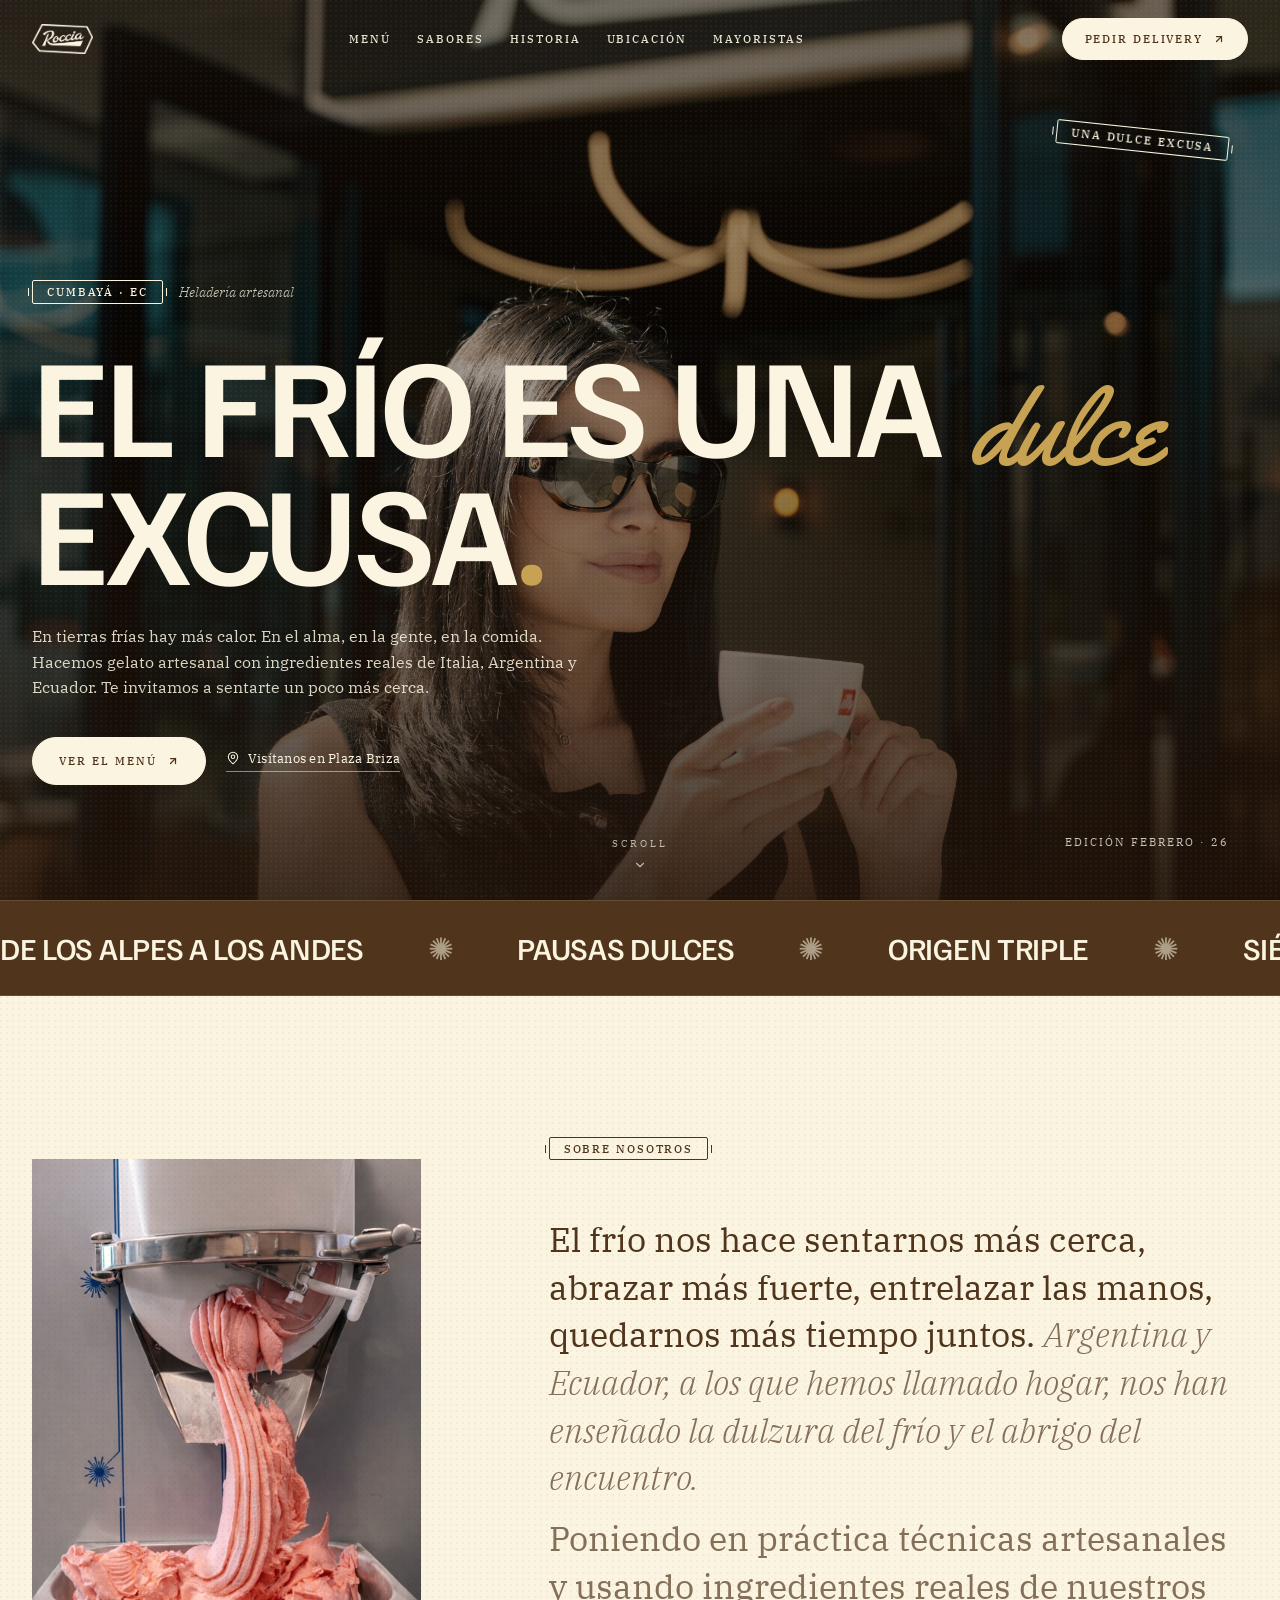
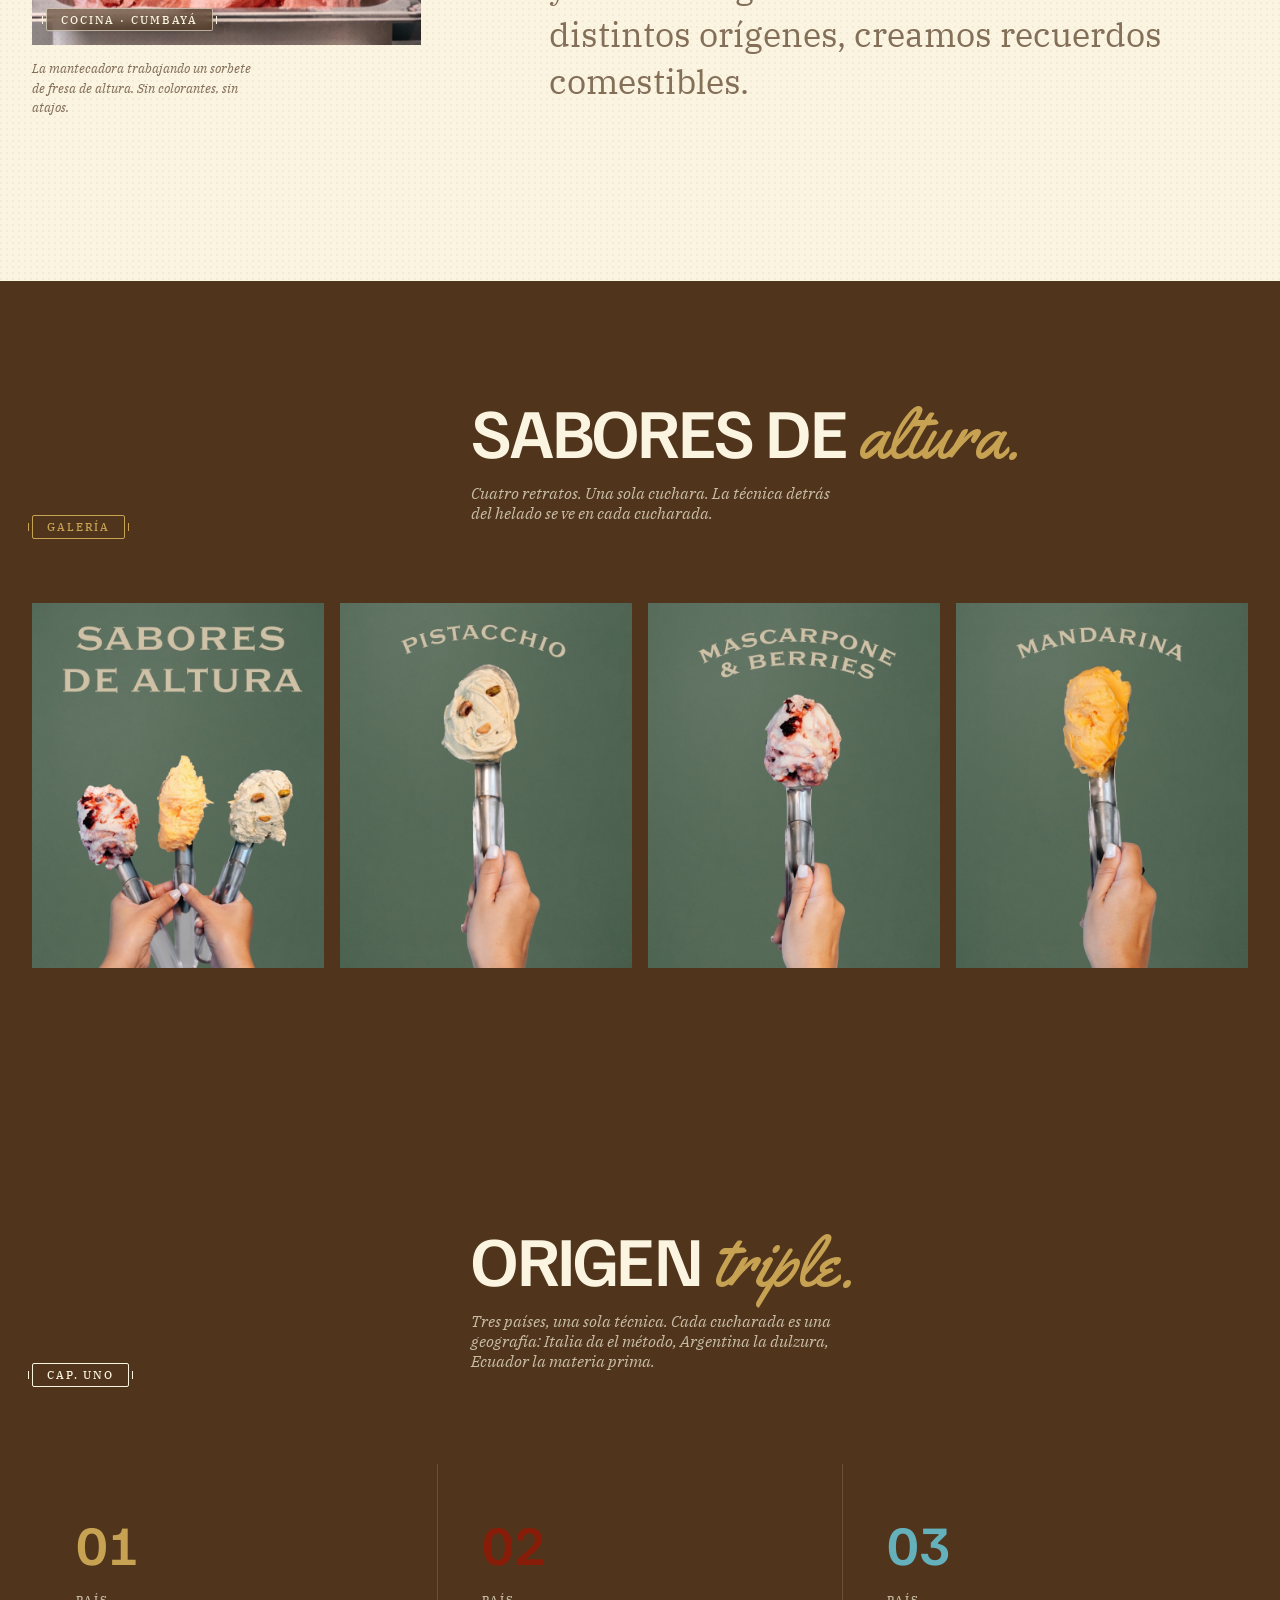
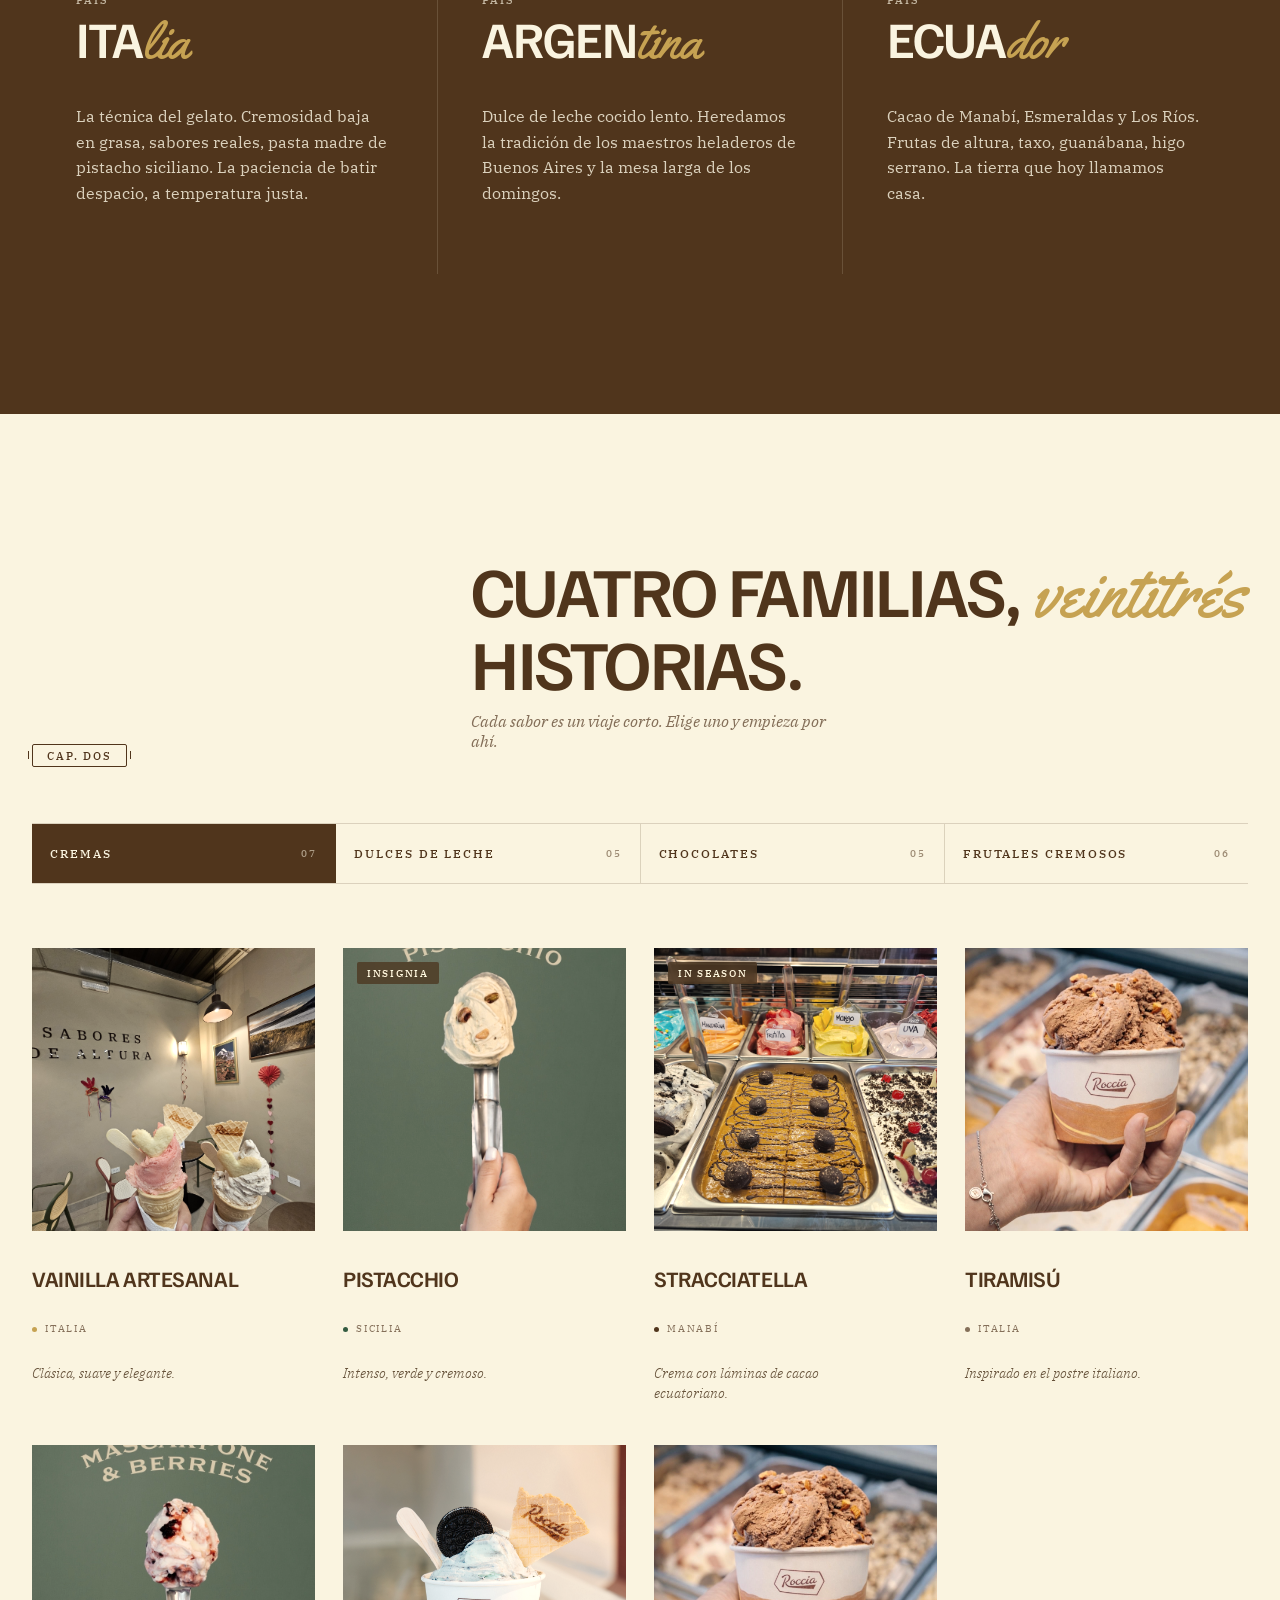
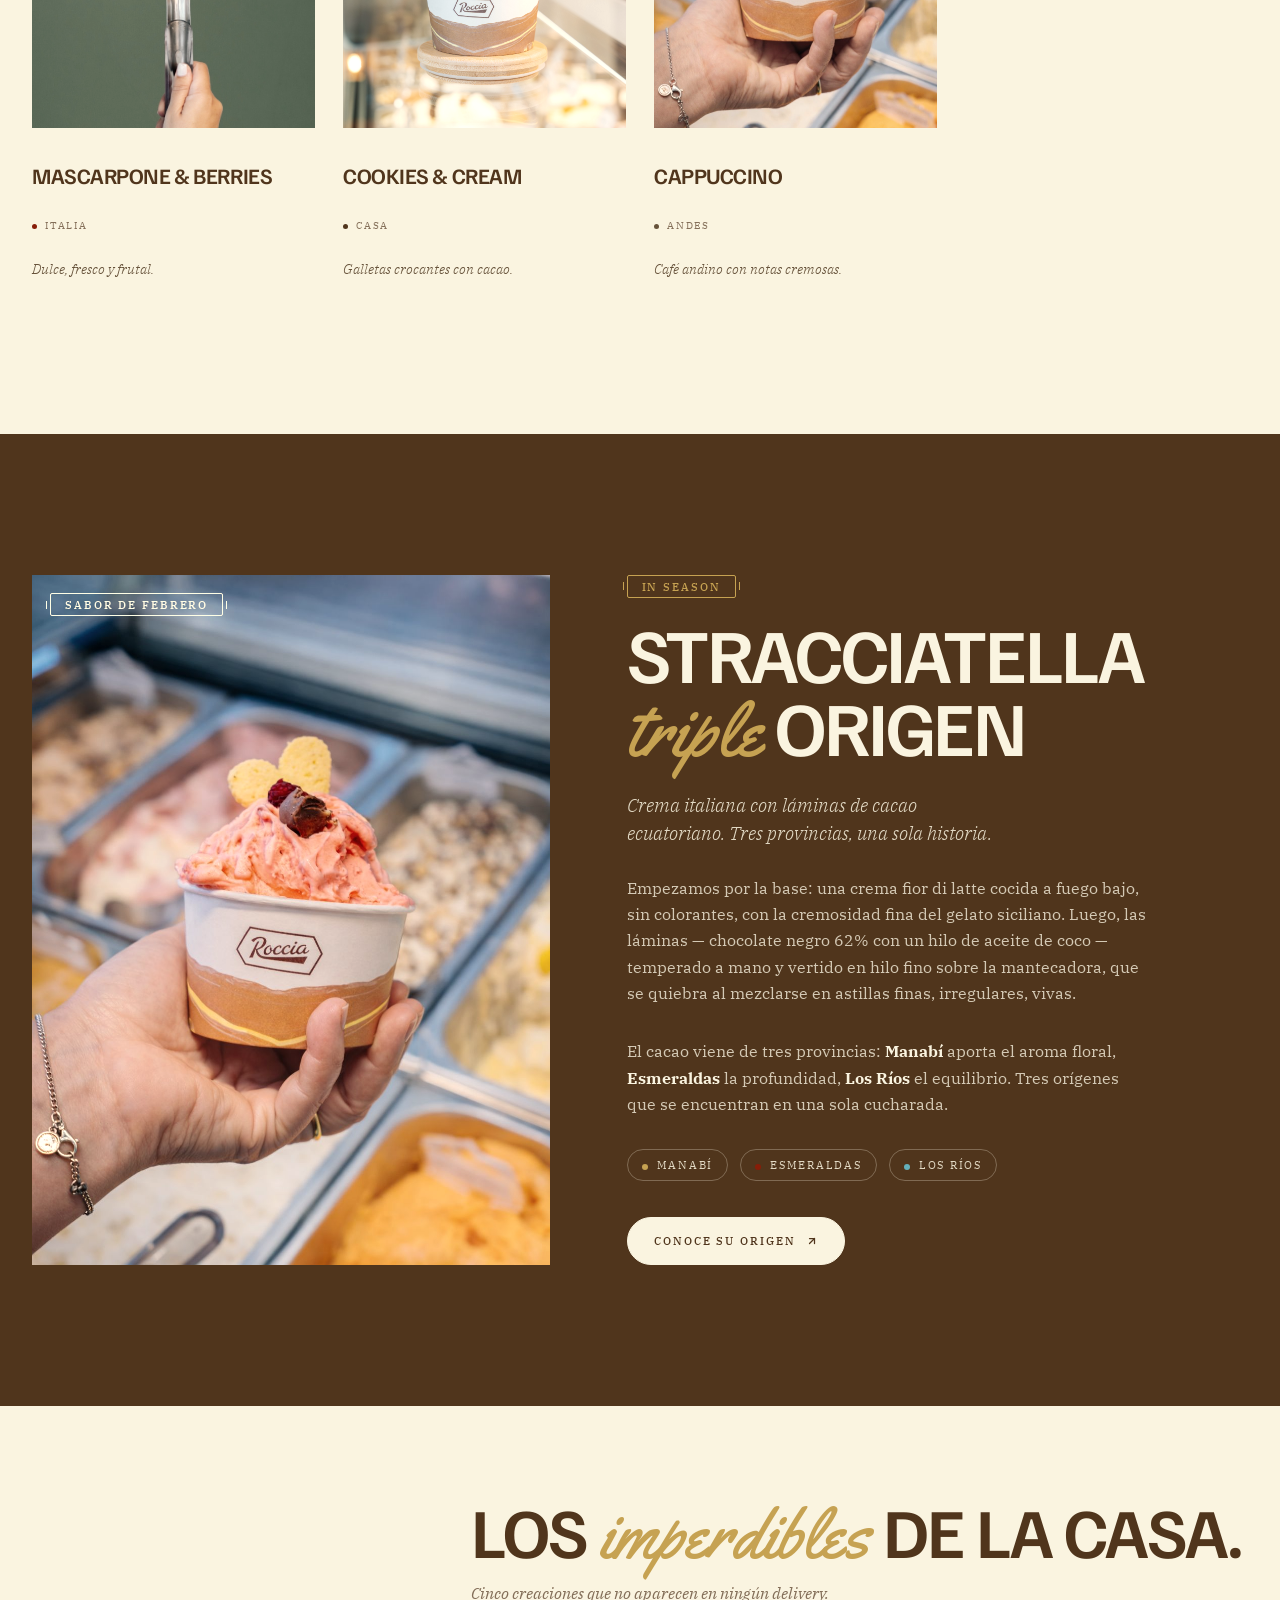
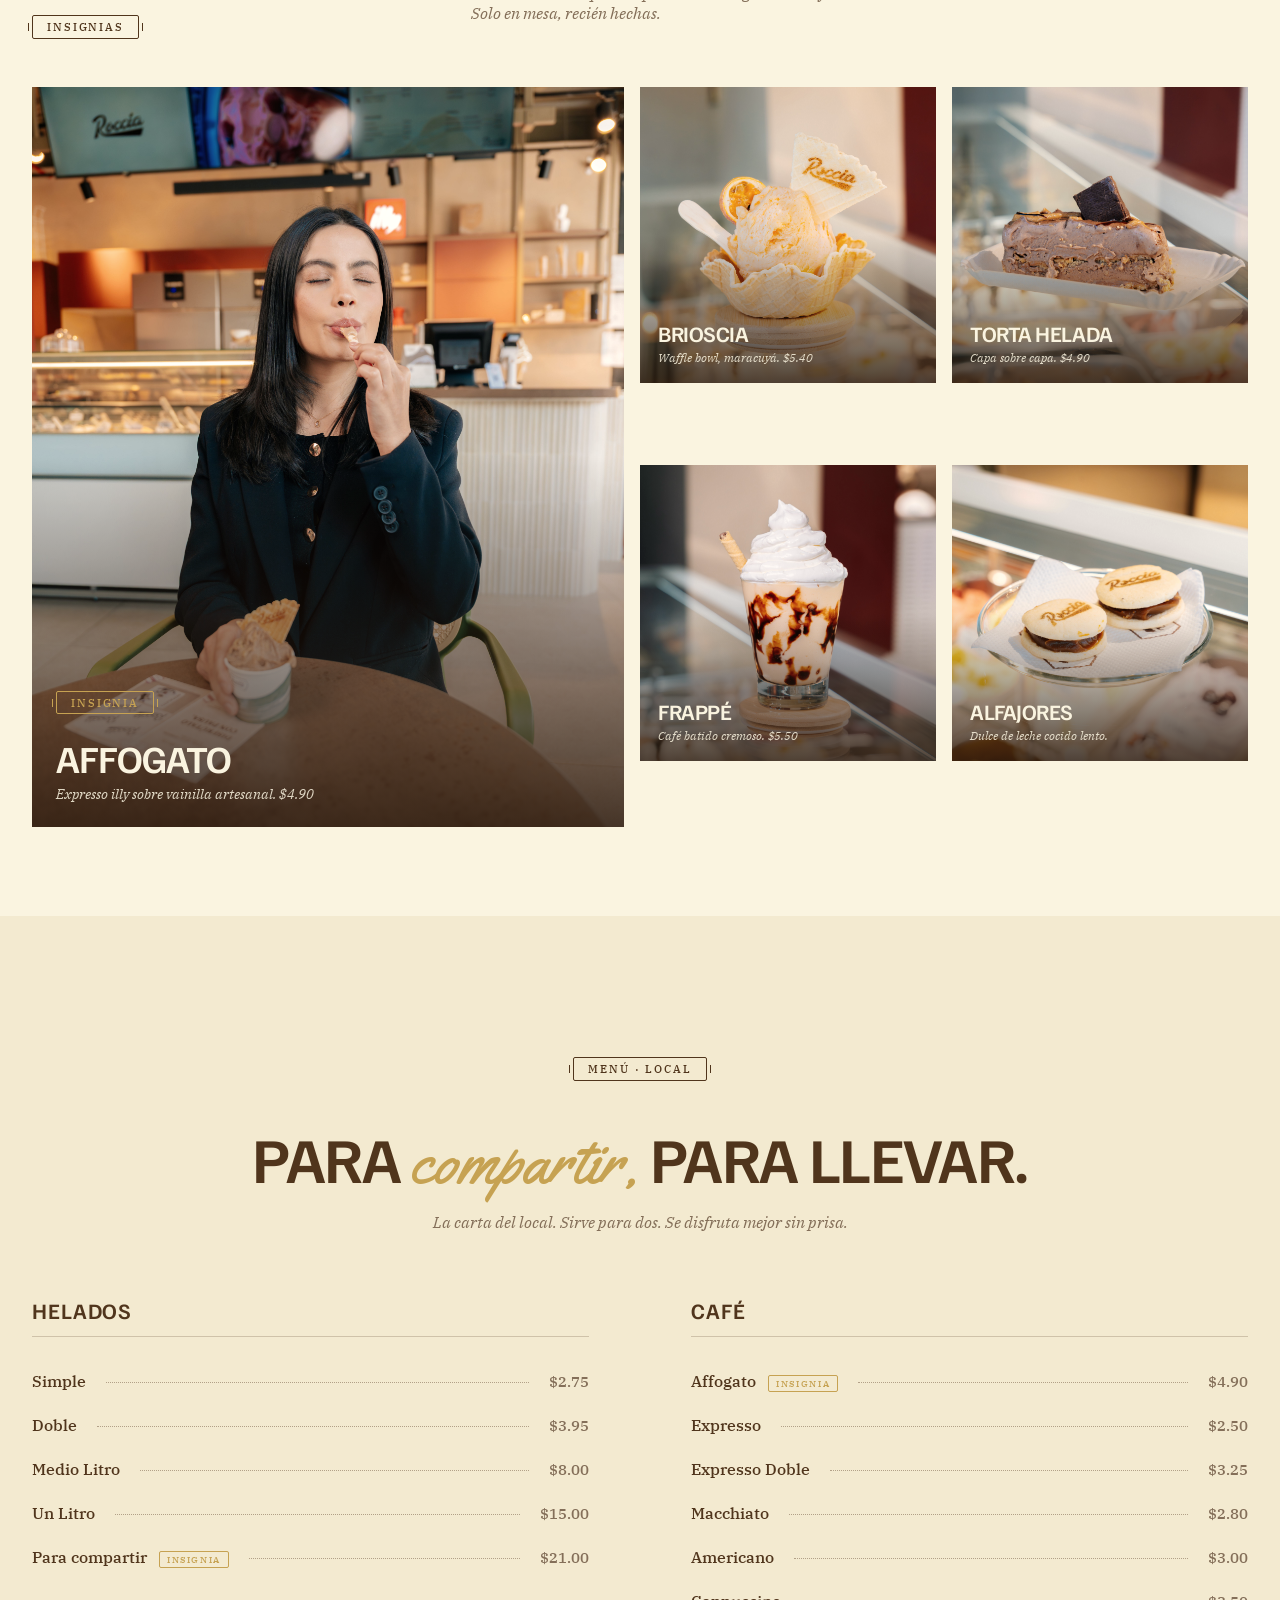
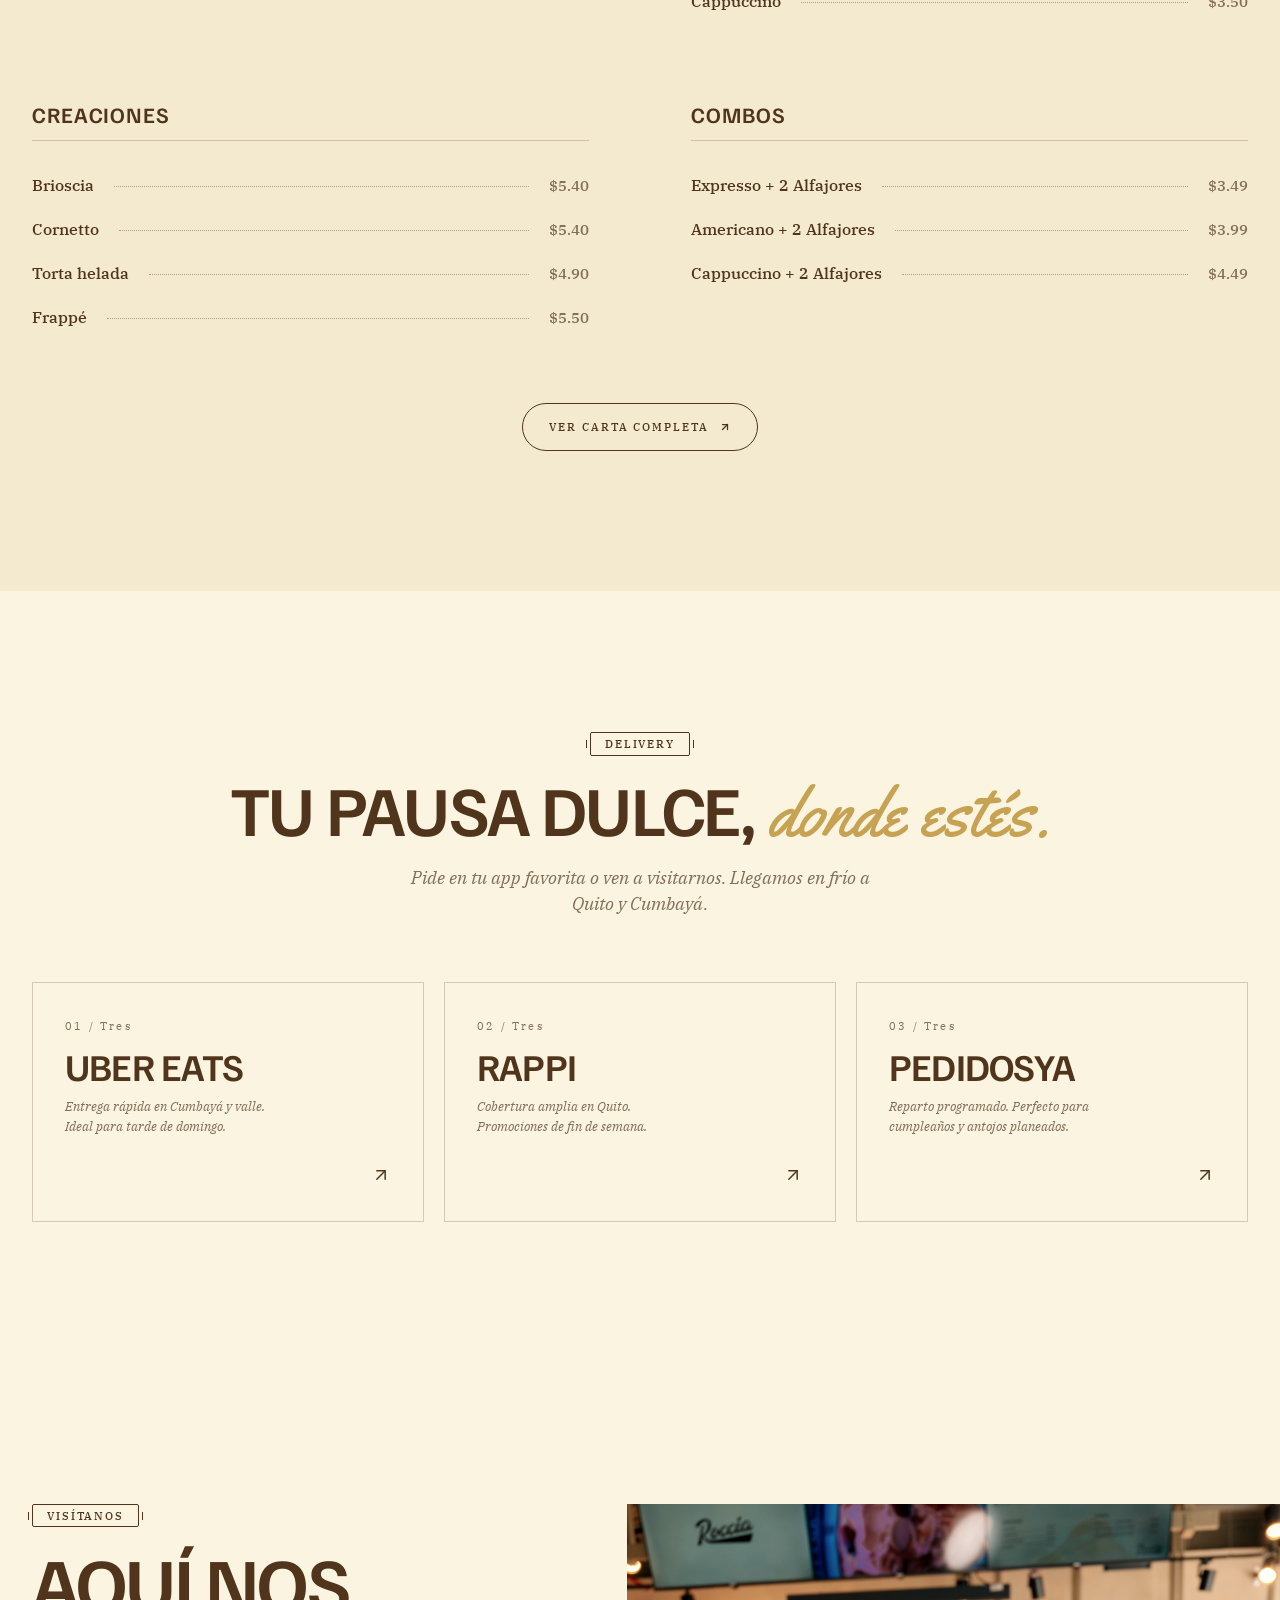
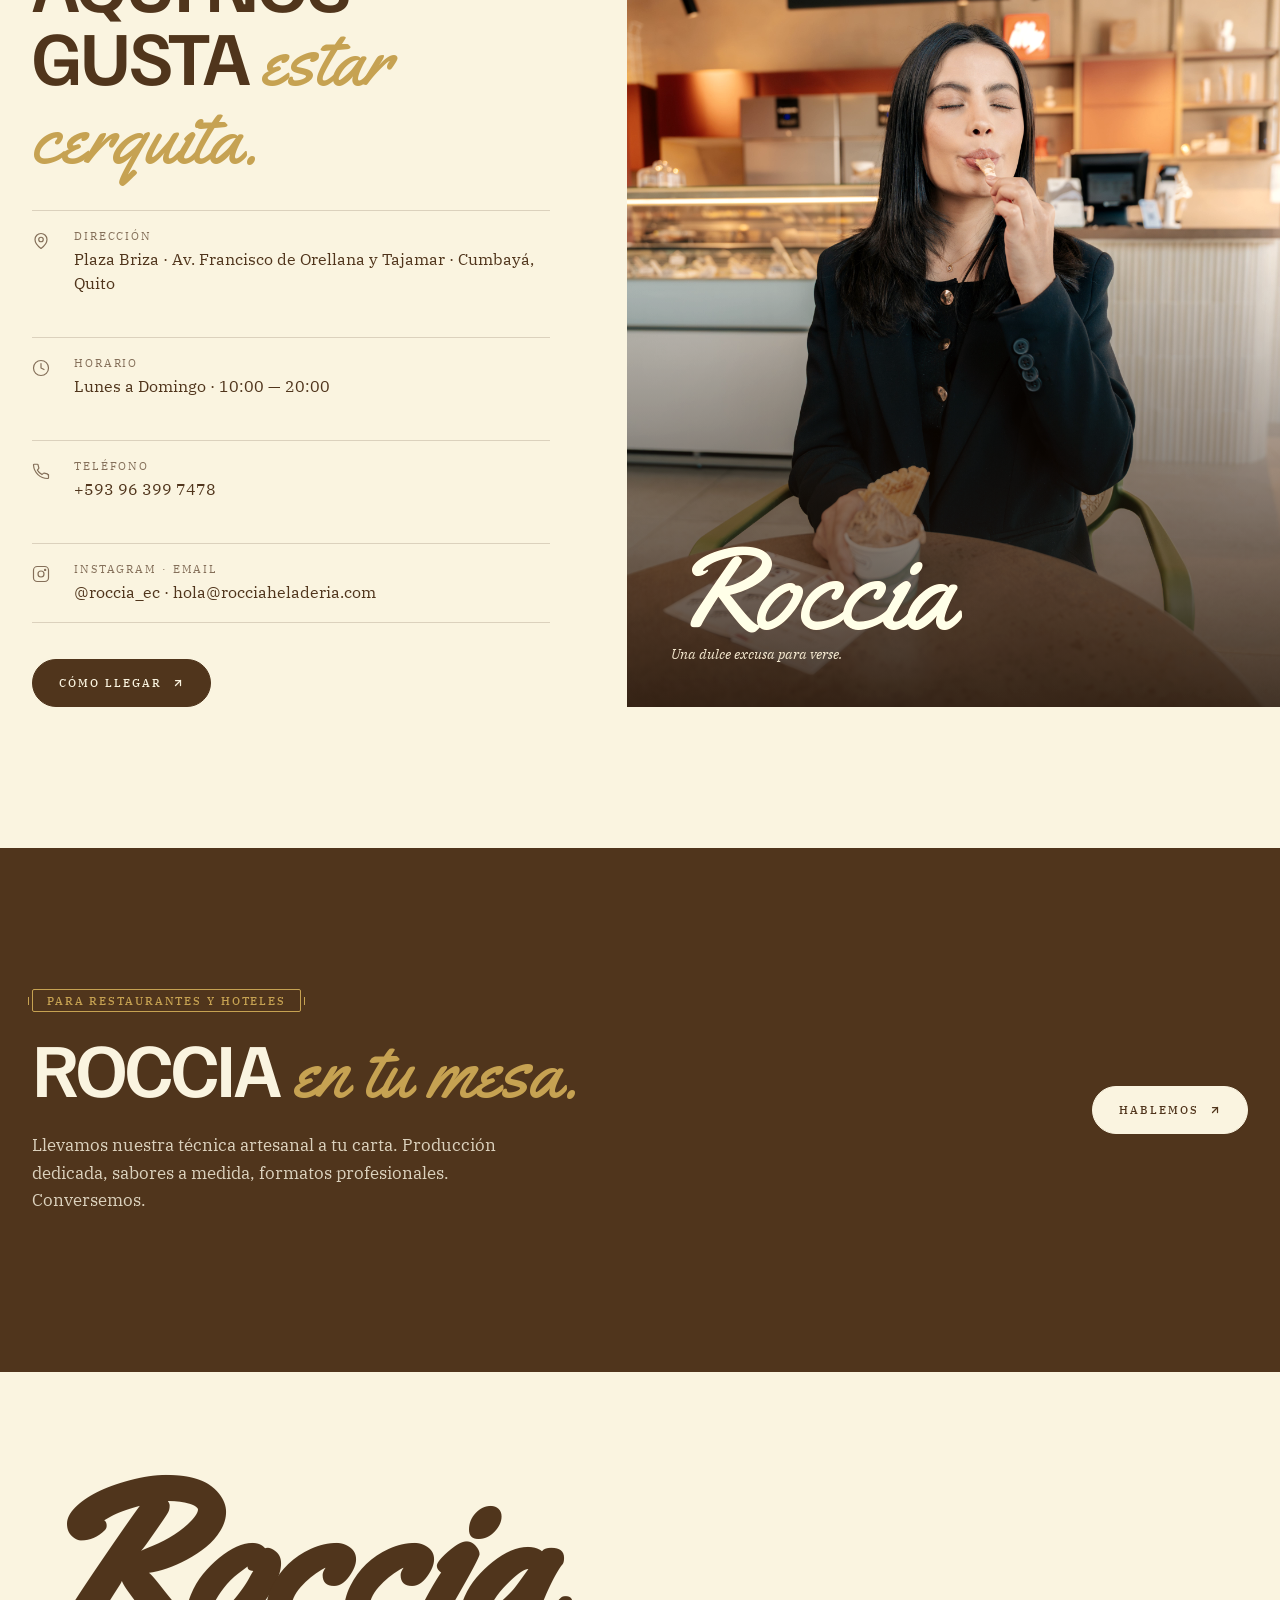
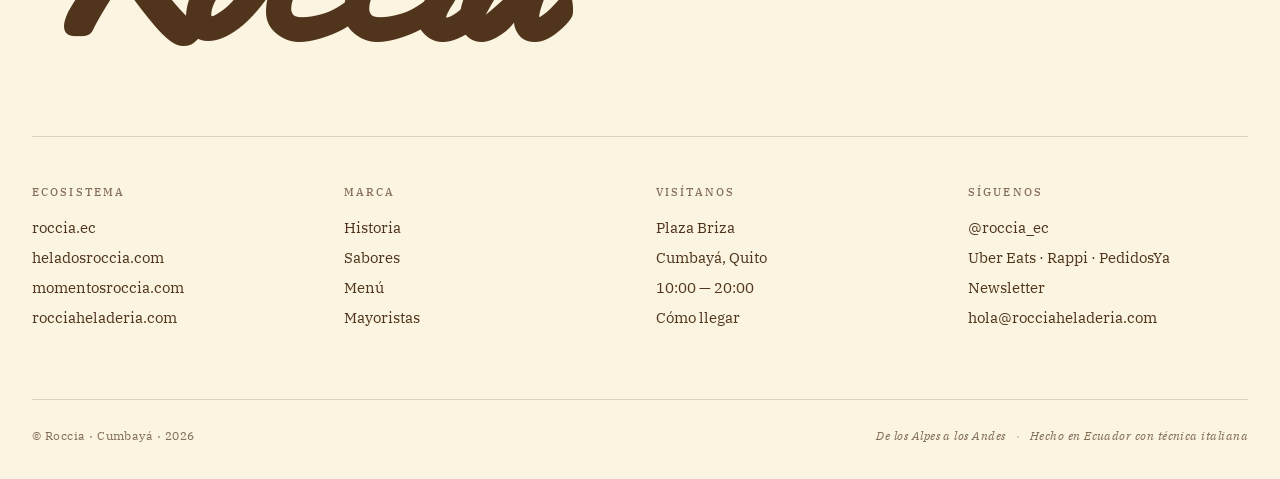
<file: project/index.html>
<!doctype html>
<html lang="es">
<head>
<meta charset="utf-8" />
<meta name="viewport" content="width=device-width, initial-scale=1" />
<title>Roccia · Heladería artesanal en Cumbayá</title>
<meta name="description" content="Heladería italo-argentina artesanal en Plaza Briza, Cumbayá. Gelato con ingredientes reales de Italia, Argentina y Ecuador." />

<link rel="preconnect" href="https://fonts.googleapis.com" />
<link rel="preconnect" href="https://fonts.gstatic.com" crossorigin />
<link href="https://fonts.googleapis.com/css2?family=Familjen+Grotesk:wght@400;500;600;700&family=IBM+Plex+Serif:ital,wght@0,300;0,400;0,500;0,600;1,300;1,400;1,500&family=Yellowtail&display=swap" rel="stylesheet" />

<style>
  :root {
    --crema: #faf4e0;
    --crema-warm: #f3ead0;
    --cafe-oscuro: #50351c;
    --cafe-medio: #846f59;
    --cafe-neutro: #66523a;
    --verde: #335b40;
    --rojo: #871d08;
    --azul: #64b0bb;
    --mostaza: #c6a252;

    --display: 'Familjen Grotesk', 'Inter', sans-serif;
    --serif: 'IBM Plex Serif', Georgia, serif;
    --script: 'Yellowtail', 'Snell Roundhand', cursive;
  }

  *, *::before, *::after { box-sizing: border-box; }
  html, body { margin: 0; padding: 0; }
  html { scroll-behavior: smooth; }
  body {
    font-family: var(--serif);
    background: var(--crema);
    color: var(--cafe-oscuro);
    font-weight: 400;
    -webkit-font-smoothing: antialiased;
    text-rendering: optimizeLegibility;
    overflow-x: hidden;
  }
  img { display: block; max-width: 100%; }
  a { color: inherit; }

  /* ── Type system ─────────────────────────────────────── */
  .display {
    font-family: var(--display);
    font-weight: 600;
    letter-spacing: -0.025em;
    line-height: 0.92;
    text-transform: uppercase;
  }
  .script {
    font-family: var(--script);
    font-weight: 400;
    font-style: normal;
    text-transform: none;
    letter-spacing: 0;
  }
  .body-serif { font-family: var(--serif); font-weight: 400; line-height: 1.55; }
  .caps {
    font-family: var(--serif);
    font-weight: 500;
    font-size: 11px;
    letter-spacing: 0.18em;
    text-transform: uppercase;
  }

  /* ── Sello (signature seal) ──────────────────────────── */
  .seal {
    display: inline-flex;
    align-items: center;
    border: 1px solid currentColor;
    padding: 6px 14px 5px;
    font-family: var(--serif);
    font-weight: 500;
    font-size: 10.5px;
    letter-spacing: 0.18em;
    text-transform: uppercase;
    border-radius: 2px;
    position: relative;
    line-height: 1;
  }
  .seal::before, .seal::after {
    content: '';
    position: absolute;
    width: 1px; height: 8px;
    background: currentColor;
    top: 50%; transform: translateY(-50%);
  }
  .seal::before { left: -5px; }
  .seal::after  { right: -5px; }

  /* ── Pill button ─────────────────────────────────────── */
  .pill {
    display: inline-flex;
    align-items: center;
    gap: 10px;
    padding: 16px 26px;
    border-radius: 9999px;
    background: var(--cafe-oscuro);
    color: var(--crema);
    font-family: var(--serif);
    font-weight: 500;
    font-size: 11px;
    letter-spacing: 0.18em;
    text-transform: uppercase;
    border: 1px solid var(--cafe-oscuro);
    cursor: pointer;
    text-decoration: none;
    transition: background .25s ease, color .25s ease, border-color .25s ease;
  }
  .pill:hover { background: var(--crema); color: var(--cafe-oscuro); }
  .pill .arrow { transition: transform .25s ease; }
  .pill:hover .arrow { transform: translate(2px, -2px); }
  .pill.invert { background: var(--crema); color: var(--cafe-oscuro); border-color: var(--crema); }
  .pill.invert:hover { background: transparent; color: var(--crema); }
  .pill.ghost { background: transparent; color: var(--cafe-oscuro); }
  .pill.ghost:hover { background: var(--cafe-oscuro); color: var(--crema); }

  /* ── Layout helpers ──────────────────────────────────── */
  .wrap { max-width: 1440px; margin: 0 auto; padding: 0 32px; }
  @media (max-width: 720px) { .wrap { padding: 0 20px; } }

  .grid12 { display: grid; grid-template-columns: repeat(12, 1fr); gap: 24px; }
  @media (max-width: 880px) { .grid12 { grid-template-columns: 1fr; gap: 16px; } }

  .section { padding: clamp(80px, 11vw, 160px) 0; }
  .section-tight { padding: clamp(56px, 7vw, 96px) 0; }

  /* ── Sepia photography ───────────────────────────────── */
  .sepia { filter: sepia(0.18) saturate(0.92) contrast(1.02); }
  .sepia-deep { filter: sepia(0.32) saturate(0.85) contrast(1.04) brightness(0.95); }
  .sepia-soft { filter: sepia(0.10) saturate(0.95); }

  /* ── Grain background ────────────────────────────────── */
  .grain {
    position: relative;
  }
  .grain::after {
    content: '';
    position: absolute; inset: 0;
    background-image: radial-gradient(circle at 1px 1px, rgba(80, 53, 28, 0.08) 1px, transparent 0);
    background-size: 6px 6px;
    pointer-events: none;
    opacity: 0.55;
  }

  /* ── Marquee ─────────────────────────────────────────── */
  @keyframes marquee { 0% { transform: translateX(0); } 100% { transform: translateX(-50%); } }
  .marquee-track { display: flex; width: max-content; animation: marquee 38s linear infinite; }
  .marquee-track > * { flex: 0 0 auto; padding-right: 64px; }

  /* ── Hero rise animations ────────────────────────────── */
  @keyframes rise {
    0% { opacity: 0; transform: translateY(28px); }
    100% { opacity: 1; transform: translateY(0); }
  }
  @keyframes zoomslow {
    0% { transform: scale(1.08); }
    100% { transform: scale(1); }
  }
  @keyframes bobbing {
    0%, 100% { transform: translateY(0); }
    50% { transform: translateY(6px); }
  }
  .rise { animation: rise 0.95s cubic-bezier(0.2, 0.6, 0.2, 1) both; }
  .delay-1 { animation-delay: 0.05s; }
  .delay-2 { animation-delay: 0.18s; }
  .delay-3 { animation-delay: 0.32s; }
  .delay-4 { animation-delay: 0.48s; }
  .delay-5 { animation-delay: 0.62s; }
  .bob { animation: bobbing 1.8s ease-in-out infinite; }

  /* ── Header ──────────────────────────────────────────── */
  .nav {
    position: fixed; top: 0; left: 0; right: 0;
    z-index: 50;
    transition: background .35s ease, border-color .35s ease, backdrop-filter .35s ease, box-shadow .35s ease;
    background: transparent;
    border-bottom: 1px solid transparent;
  }
  .nav-inner {
    max-width: 1440px; margin: 0 auto;
    padding: 18px 32px;
    display: flex; align-items: center; justify-content: space-between;
    gap: 32px;
  }
  .nav.scrolled {
    background: rgba(250, 244, 224, 0.86);
    backdrop-filter: blur(14px);
    -webkit-backdrop-filter: blur(14px);
    border-bottom-color: rgba(80, 53, 28, 0.14);
  }
  .nav-logo {
    height: 30px; width: auto;
    transition: opacity .25s ease;
  }
  .nav.scrolled .nav-logo-light { display: none; }
  .nav.scrolled .nav-logo-dark  { display: block; }
  .nav .nav-logo-dark  { display: none; }

  .nav-links { display: flex; align-items: center; gap: 26px; }
  .nav-links a {
    text-decoration: none;
    font-family: var(--serif);
    font-weight: 500;
    font-size: 11px;
    letter-spacing: 0.18em;
    text-transform: uppercase;
    color: var(--crema);
    transition: opacity .2s ease, color .2s ease;
    opacity: 0.92;
  }
  .nav-links a:hover { opacity: 1; }
  .nav.scrolled .nav-links a { color: var(--cafe-oscuro); }

  .nav .nav-cta {
    background: var(--crema);
    color: var(--cafe-oscuro);
    border-color: var(--crema);
    padding: 13px 22px;
    font-size: 10.5px;
  }
  .nav .nav-cta:hover { background: transparent; color: var(--crema); border-color: var(--crema); }
  .nav.scrolled .nav-cta { background: var(--cafe-oscuro); color: var(--crema); border-color: var(--cafe-oscuro); }
  .nav.scrolled .nav-cta:hover { background: transparent; color: var(--cafe-oscuro); }

  @media (max-width: 880px) {
    .nav-links { display: none; }
    .nav-inner { padding: 14px 20px; }
  }

  /* ── Hero ────────────────────────────────────────────── */
  .hero {
    position: relative;
    min-height: 640px;
    height: 100vh;
    max-height: 900px;
    color: var(--crema);
    overflow: hidden;
    display: flex;
    flex-direction: column;
    justify-content: flex-end;
  }
  .hero-bg {
    position: absolute; inset: 0;
    background-image: url('assets/photo-cafe-fachada-1.jpg');
    background-size: cover;
    background-position: center 30%;
    filter: sepia(0.18) saturate(0.92) contrast(1.05) brightness(0.78);
    animation: zoomslow 18s ease-out both;
    z-index: 0;
  }
  .hero-veil {
    position: absolute; inset: 0;
    background: linear-gradient(180deg,
      rgba(40, 24, 12, 0.45) 0%,
      rgba(40, 24, 12, 0.20) 35%,
      rgba(40, 24, 12, 0.55) 75%,
      rgba(35, 20, 10, 0.85) 100%);
    z-index: 1;
  }
  .hero-grain {
    position: absolute; inset: 0;
    background-image: radial-gradient(circle at 1px 1px, rgba(250, 244, 224, 0.04) 1px, transparent 0);
    background-size: 5px 5px;
    z-index: 2;
    pointer-events: none;
  }
  .hero-inner {
    position: relative; z-index: 3;
    max-width: 1440px; margin: 0 auto; width: 100%;
    padding: 0 32px clamp(60px, 9vw, 120px);
  }
  .hero-meta {
    display: flex; align-items: center; gap: 16px;
    margin-bottom: 36px;
    flex-wrap: wrap;
  }
  .hero-meta .seal { color: var(--crema); }
  .hero-meta .caption {
    font-family: var(--serif);
    font-style: italic;
    font-weight: 300;
    font-size: 14px;
    color: rgba(250, 244, 224, 0.78);
    letter-spacing: 0;
  }
  .hero-headline {
    font-size: clamp(64px, 11vw, 168px);
    line-height: 0.88;
    margin: 0 0 32px;
    max-width: 17ch;
  }
  .hero-headline .script {
    font-size: 0.78em;
    letter-spacing: 0;
    color: var(--mostaza);
    margin: 0 0.06em;
    display: inline-block;
    transform: translateY(0.06em);
  }
  .hero-headline .dot { color: var(--mostaza); }
  .hero-sub {
    max-width: 56ch;
    font-size: clamp(15px, 1.25vw, 18px);
    line-height: 1.6;
    color: rgba(250, 244, 224, 0.86);
    margin: 0 0 36px;
  }
  .hero-ctas { display: flex; align-items: center; gap: 20px; flex-wrap: wrap; }
  .hero-link {
    display: inline-flex; align-items: center; gap: 8px;
    color: var(--crema);
    text-decoration: none;
    font-family: var(--serif);
    font-size: 13px;
    border-bottom: 1px solid rgba(250, 244, 224, 0.5);
    padding-bottom: 4px;
    letter-spacing: 0.02em;
  }
  .hero-link:hover { border-bottom-color: var(--crema); }

  .hero-corner {
    position: absolute; z-index: 4;
    color: var(--crema);
  }
  .hero-corner-tr {
    top: clamp(80px, 10vw, 140px); right: clamp(28px, 4vw, 56px);
    transform: rotate(6deg);
  }
  .hero-corner-bl {
    bottom: clamp(28px, 4vw, 56px); right: clamp(28px, 4vw, 56px);
    text-align: right;
    font-family: var(--serif); font-size: 11px; letter-spacing: 0.18em; text-transform: uppercase;
    opacity: 0.78;
  }
  .hero-scroll {
    position: absolute; bottom: 28px; left: 50%; transform: translateX(-50%);
    z-index: 4;
    display: inline-flex; flex-direction: column; align-items: center; gap: 8px;
    color: rgba(250, 244, 224, 0.7);
    font-family: var(--serif); font-size: 10px; letter-spacing: 0.3em; text-transform: uppercase;
  }
  .hero-scroll svg { width: 14px; height: 14px; }

  /* ── Marquee section ─────────────────────────────────── */
  .marquee {
    background: var(--cafe-oscuro);
    color: var(--crema);
    padding: 28px 0;
    border-top: 1px solid rgba(250, 244, 224, 0.12);
    border-bottom: 1px solid rgba(250, 244, 224, 0.12);
    overflow: hidden;
  }
  .marquee-item {
    font-family: var(--display);
    font-weight: 500;
    text-transform: uppercase;
    letter-spacing: -0.01em;
    font-size: clamp(20px, 2.4vw, 32px);
    display: inline-flex; align-items: center; gap: 64px;
  }
  .marquee-star { color: rgba(250, 244, 224, 0.55); font-weight: 300; }

  /* ── Editorial statement ─────────────────────────────── */
  .statement-text {
    font-family: var(--serif);
    font-size: clamp(22px, 2.8vw, 34px);
    line-height: 1.4;
    font-weight: 400;
    color: var(--cafe-oscuro);
  }
  .statement-text em {
    font-style: italic;
    color: var(--cafe-medio);
    font-weight: 300;
  }
  .statement-text .last { color: var(--cafe-medio); display: block; margin-top: 0.4em; }

  /* ── Origen Triple ───────────────────────────────────── */
  .origen {
    background: var(--cafe-oscuro);
    color: var(--crema);
  }
  .origen-grid {
    display: grid;
    grid-template-columns: repeat(3, 1fr);
    gap: 1px;
    background: rgba(250, 244, 224, 0.14);
    margin-top: clamp(48px, 6vw, 80px);
  }
  .origen-col {
    background: var(--cafe-oscuro);
    padding: clamp(36px, 4vw, 56px) clamp(28px, 3.5vw, 44px);
    min-height: 360px;
    display: flex; flex-direction: column;
  }
  .origen-num {
    font-family: var(--display);
    font-size: 56px;
    font-weight: 600;
    line-height: 1;
    margin-bottom: 22px;
  }
  .origen-name {
    font-family: var(--display);
    font-size: clamp(36px, 4vw, 52px);
    font-weight: 600;
    letter-spacing: -0.02em;
    text-transform: uppercase;
    margin: 6px 0 22px;
    line-height: 1;
  }
  .origen-name em {
    font-family: var(--script);
    font-style: normal;
    font-weight: 400;
    text-transform: none;
    color: var(--mostaza);
    letter-spacing: 0;
  }
  .origen-body {
    font-family: var(--serif);
    font-size: 16px;
    line-height: 1.6;
    color: rgba(250, 244, 224, 0.82);
    max-width: 36ch;
  }
  @media (max-width: 880px) {
    .origen-grid { grid-template-columns: 1fr; }
    .origen-col { min-height: auto; }
  }

  /* ── Catálogo (sabores) ──────────────────────────────── */
  .cat-tabs {
    display: flex;
    gap: 0;
    border-top: 1px solid rgba(80, 53, 28, 0.18);
    border-bottom: 1px solid rgba(80, 53, 28, 0.18);
    margin: clamp(32px, 5vw, 56px) 0 0;
    overflow-x: auto;
  }
  .cat-tab {
    flex: 1 1 0;
    min-width: 180px;
    background: transparent;
    border: 0;
    border-right: 1px solid rgba(80, 53, 28, 0.18);
    padding: 22px 18px;
    font-family: var(--serif);
    font-weight: 500;
    font-size: 12px;
    letter-spacing: 0.16em;
    text-transform: uppercase;
    color: var(--cafe-oscuro);
    cursor: pointer;
    text-align: left;
    transition: background .25s ease, color .25s ease;
    display: flex; align-items: center; justify-content: space-between;
    gap: 12px;
  }
  .cat-tab:last-child { border-right: 0; }
  .cat-tab:hover { background: rgba(80, 53, 28, 0.05); }
  .cat-tab.active { background: var(--cafe-oscuro); color: var(--crema); }
  .cat-tab .num {
    font-size: 10px;
    opacity: 0.55;
    font-variant-numeric: tabular-nums;
  }

  .cat-grid {
    display: grid;
    grid-template-columns: repeat(4, 1fr);
    gap: 28px;
    margin-top: clamp(40px, 5vw, 64px);
  }
  @media (max-width: 1100px) { .cat-grid { grid-template-columns: repeat(3, 1fr); } }
  @media (max-width: 800px)  { .cat-grid { grid-template-columns: repeat(2, 1fr); } }
  @media (max-width: 480px)  { .cat-grid { grid-template-columns: 1fr; } }

  .flavor-card {
    display: flex; flex-direction: column;
    gap: 14px;
  }
  .flavor-photo {
    aspect-ratio: 1 / 1;
    background-size: cover;
    background-position: center;
    position: relative;
    overflow: hidden;
    filter: sepia(0.18) saturate(0.92) contrast(1.02);
  }
  .flavor-stamp {
    position: absolute; top: 14px; left: 14px;
    font-family: var(--serif);
    font-weight: 500;
    font-size: 9.5px;
    letter-spacing: 0.18em;
    text-transform: uppercase;
    color: var(--crema);
    background: rgba(80, 53, 28, 0.78);
    padding: 5px 10px 4px;
    border-radius: 2px;
    backdrop-filter: blur(4px);
  }
  .flavor-name {
    font-family: var(--display);
    font-weight: 600;
    font-size: 22px;
    letter-spacing: -0.02em;
    text-transform: uppercase;
    line-height: 1.05;
    color: var(--cafe-oscuro);
  }
  .flavor-meta {
    display: flex; align-items: center; gap: 10px;
    margin-top: -4px;
  }
  .flavor-origin {
    font-family: var(--serif);
    font-size: 10px;
    letter-spacing: 0.18em;
    text-transform: uppercase;
    color: var(--cafe-medio);
  }
  .flavor-origin .dot { display: inline-block; width: 5px; height: 5px; border-radius: 50%; margin-right: 8px; vertical-align: middle; }
  .flavor-desc {
    font-family: var(--serif);
    font-style: italic;
    font-weight: 300;
    font-size: 13.5px;
    line-height: 1.5;
    color: var(--cafe-neutro);
    max-width: 30ch;
  }

  /* ── Sabor del mes ───────────────────────────────────── */
  .inseason {
    background: var(--cafe-oscuro);
    color: var(--crema);
  }
  .inseason-grid {
    display: grid;
    grid-template-columns: 5fr 6fr;
    gap: clamp(40px, 6vw, 96px);
    align-items: center;
  }
  @media (max-width: 880px) { .inseason-grid { grid-template-columns: 1fr; } }
  .inseason-photo {
    aspect-ratio: 3/4;
    background-size: cover;
    background-position: center;
    background-image: url('assets/photo-fresa-cup.jpeg');
    background-size: cover;
    background-position: center;
    filter: sepia(0.18) saturate(0.95) contrast(1.04);
    position: relative;
  }
  .inseason-stamp {
    position: absolute; top: 18px; left: 18px;
    color: var(--crema);
  }
  .inseason-headline {
    font-family: var(--display);
    font-weight: 600;
    font-size: clamp(48px, 6vw, 88px);
    line-height: 0.95;
    letter-spacing: -0.025em;
    text-transform: uppercase;
    margin: 18px 0 24px;
  }
  .inseason-headline em {
    font-family: var(--script);
    font-style: normal;
    font-weight: 400;
    text-transform: none;
    color: var(--mostaza);
    letter-spacing: 0;
  }
  .inseason-sub {
    font-family: var(--serif);
    font-style: italic;
    font-weight: 300;
    font-size: clamp(17px, 1.5vw, 21px);
    line-height: 1.45;
    color: rgba(250, 244, 224, 0.85);
    margin-bottom: 28px;
    max-width: 38ch;
  }
  .inseason-body {
    font-family: var(--serif);
    font-size: 15.5px;
    line-height: 1.7;
    color: rgba(250, 244, 224, 0.78);
    max-width: 52ch;
    margin-bottom: 32px;
  }
  .inseason-origins {
    display: flex; flex-wrap: wrap; gap: 12px;
    margin-bottom: 36px;
  }
  .inseason-origin-pill {
    border: 1px solid rgba(250, 244, 224, 0.28);
    padding: 8px 14px;
    font-family: var(--serif);
    font-size: 11px;
    letter-spacing: 0.16em;
    text-transform: uppercase;
    border-radius: 9999px;
    color: rgba(250, 244, 224, 0.86);
  }
  .inseason-origin-pill .dot {
    display: inline-block; width: 6px; height: 6px; border-radius: 50%;
    margin-right: 9px; vertical-align: middle;
  }

  /* ── Menú ────────────────────────────────────────────── */
  .menu-section { background: var(--crema-warm); }
  .menu-header { text-align: center; margin-bottom: clamp(40px, 5vw, 72px); }
  .menu-header .seal { margin-bottom: 22px; }
  .menu-headline {
    font-family: var(--display);
    font-weight: 600;
    font-size: clamp(40px, 5vw, 76px);
    letter-spacing: -0.025em;
    text-transform: uppercase;
    line-height: 1;
    margin: 0;
  }
  .menu-headline em {
    font-family: var(--script);
    font-style: normal;
    font-weight: 400;
    text-transform: none;
    color: var(--mostaza);
    letter-spacing: 0;
  }
  .menu-grid {
    display: grid;
    grid-template-columns: 1fr 1fr;
    gap: clamp(44px, 6vw, 88px) clamp(56px, 8vw, 112px);
  }
  @media (max-width: 880px) { .menu-grid { grid-template-columns: 1fr; } }
  .menu-col h3 {
    font-family: var(--display);
    font-weight: 600;
    font-size: 22px;
    letter-spacing: 0.04em;
    text-transform: uppercase;
    margin: 0 0 22px;
    color: var(--cafe-oscuro);
    padding-bottom: 12px;
    border-bottom: 1px solid rgba(80, 53, 28, 0.22);
  }
  .menu-row {
    display: flex; align-items: baseline; gap: 12px;
    padding: 12px 0;
    font-family: var(--serif);
  }
  .menu-row .name {
    font-size: 16px;
    font-weight: 500;
    color: var(--cafe-oscuro);
    white-space: nowrap;
  }
  .menu-row .insignia {
    margin-left: 8px;
    font-size: 9px;
    letter-spacing: 0.18em;
    text-transform: uppercase;
    color: var(--mostaza);
    border: 1px solid var(--mostaza);
    padding: 2px 7px;
    border-radius: 2px;
  }
  .menu-row .dotted {
    flex: 1;
    border-bottom: 1px dotted rgba(80, 53, 28, 0.4);
    margin: 0 8px;
    transform: translateY(-4px);
  }
  .menu-row .price {
    font-family: var(--serif);
    font-variant-numeric: tabular-nums;
    font-size: 15px;
    font-weight: 500;
    color: var(--cafe-medio);
    white-space: nowrap;
  }

  /* ── Delivery ────────────────────────────────────────── */
  .delivery-section { background: var(--crema); }
  .delivery-header { text-align: center; margin-bottom: clamp(40px, 5vw, 64px); }
  .delivery-headline {
    font-family: var(--display);
    font-weight: 600;
    font-size: clamp(40px, 5.5vw, 80px);
    letter-spacing: -0.025em;
    text-transform: uppercase;
    line-height: 0.98;
    margin: 18px 0 18px;
  }
  .delivery-headline em {
    font-family: var(--script);
    font-style: normal;
    font-weight: 400;
    text-transform: none;
    color: var(--mostaza);
    letter-spacing: 0;
  }
  .delivery-sub {
    font-family: var(--serif);
    font-style: italic;
    font-size: clamp(15px, 1.4vw, 19px);
    color: var(--cafe-medio);
    max-width: 48ch;
    margin: 0 auto;
    line-height: 1.5;
  }
  .delivery-grid {
    display: grid;
    grid-template-columns: repeat(3, 1fr);
    gap: 20px;
    margin-top: clamp(40px, 5vw, 64px);
  }
  @media (max-width: 880px) { .delivery-grid { grid-template-columns: 1fr; } }
  .delivery-card {
    border: 1px solid rgba(80, 53, 28, 0.22);
    background: transparent;
    padding: 36px 32px;
    text-decoration: none;
    color: var(--cafe-oscuro);
    display: flex; flex-direction: column; gap: 16px;
    transition: background .3s ease, border-color .3s ease, color .3s ease, transform .3s ease;
    position: relative;
    min-height: 220px;
    justify-content: space-between;
  }
  .delivery-card:hover {
    background: var(--cafe-oscuro);
    color: var(--crema);
    border-color: var(--cafe-oscuro);
  }
  .delivery-card .num {
    font-family: var(--serif);
    font-size: 11px;
    letter-spacing: 0.2em;
    color: var(--cafe-medio);
  }
  .delivery-card:hover .num { color: rgba(250, 244, 224, 0.7); }
  .delivery-card .name {
    font-family: var(--display);
    font-weight: 600;
    font-size: clamp(28px, 3vw, 38px);
    letter-spacing: -0.02em;
    text-transform: uppercase;
    line-height: 1;
  }
  .delivery-card .desc {
    font-family: var(--serif);
    font-style: italic;
    font-size: 13px;
    line-height: 1.5;
    color: var(--cafe-medio);
    max-width: 30ch;
  }
  .delivery-card:hover .desc { color: rgba(250, 244, 224, 0.78); }
  .delivery-card .arrow { align-self: flex-end; transition: transform .3s ease; }
  .delivery-card:hover .arrow { transform: translate(3px, -3px); }

  /* ── Ubicación ───────────────────────────────────────── */
  .visit-grid {
    display: grid;
    grid-template-columns: 5fr 6fr;
    gap: clamp(40px, 6vw, 96px);
    align-items: stretch;
  }
  @media (max-width: 880px) { .visit-grid { grid-template-columns: 1fr; } }
  .visit-headline {
    font-family: var(--display);
    font-weight: 600;
    font-size: clamp(48px, 6vw, 92px);
    letter-spacing: -0.025em;
    text-transform: uppercase;
    line-height: 0.95;
    margin: 18px 0 36px;
  }
  .visit-headline em {
    font-family: var(--script);
    font-style: normal;
    font-weight: 400;
    text-transform: none;
    color: var(--mostaza);
    letter-spacing: 0;
  }
  .visit-info { display: flex; flex-direction: column; gap: 24px; margin-top: 8px; }
  .visit-row {
    display: grid;
    grid-template-columns: 24px 1fr;
    gap: 18px;
    align-items: start;
    padding: 18px 0;
    border-top: 1px solid rgba(80, 53, 28, 0.18);
  }
  .visit-row:last-child { border-bottom: 1px solid rgba(80, 53, 28, 0.18); }
  .visit-row svg { width: 18px; height: 18px; margin-top: 3px; color: var(--cafe-medio); }
  .visit-row .label {
    font-family: var(--serif);
    font-size: 10.5px;
    letter-spacing: 0.18em;
    text-transform: uppercase;
    color: var(--cafe-medio);
    margin-bottom: 4px;
  }
  .visit-row .value {
    font-family: var(--serif);
    font-size: 16px;
    color: var(--cafe-oscuro);
    line-height: 1.5;
  }
  .visit-photo {
    position: relative;
    aspect-ratio: 5 / 6;
    overflow: hidden;
    background-image: url('assets/photo-modelo-affogato.jpg');
    background-size: cover; background-position: center;
    filter: sepia(0.18) saturate(0.92) contrast(1.05);
  }
  .visit-photo-overlay {
    position: absolute; inset: 0;
    background: linear-gradient(180deg, rgba(40,24,12,0.0) 40%, rgba(40,24,12,0.85) 100%);
    display: flex; flex-direction: column; justify-content: flex-end;
    padding: clamp(28px, 3.5vw, 44px);
    color: var(--crema);
  }
  .visit-photo-overlay .word {
    font-family: var(--script);
    font-size: clamp(56px, 9vw, 120px);
    line-height: 0.9;
    color: var(--crema);
  }
  .visit-photo-overlay .tag {
    font-family: var(--serif);
    font-style: italic;
    font-size: 14px;
    color: rgba(250, 244, 224, 0.85);
    margin-top: 4px;
  }

  /* ── B2B ─────────────────────────────────────────────── */
  .b2b {
    background: var(--cafe-oscuro);
    color: var(--crema);
  }
  .b2b-grid {
    display: grid;
    grid-template-columns: 7fr 5fr;
    gap: clamp(32px, 5vw, 80px);
    align-items: center;
  }
  @media (max-width: 880px) { .b2b-grid { grid-template-columns: 1fr; } }
  .b2b-headline {
    font-family: var(--display);
    font-weight: 600;
    font-size: clamp(48px, 6vw, 88px);
    letter-spacing: -0.025em;
    text-transform: uppercase;
    line-height: 0.95;
    margin: 18px 0 24px;
  }
  .b2b-headline em {
    font-family: var(--script);
    font-style: normal;
    font-weight: 400;
    text-transform: none;
    color: var(--mostaza);
    letter-spacing: 0;
  }
  .b2b-sub {
    font-family: var(--serif);
    font-size: 17px;
    line-height: 1.6;
    max-width: 50ch;
    color: rgba(250, 244, 224, 0.82);
  }
  .b2b-cta-wrap { display: flex; justify-content: flex-end; }
  @media (max-width: 880px) { .b2b-cta-wrap { justify-content: flex-start; } }

  /* ── Footer ──────────────────────────────────────────── */
  footer { background: var(--crema); color: var(--cafe-oscuro); padding: clamp(64px, 8vw, 120px) 0 36px; overflow: hidden; }
  .footer-wordmark {
    font-family: var(--script);
    font-size: clamp(80px, 17vw, 240px);
    line-height: 0.85;
    color: var(--cafe-oscuro);
    margin: 0 0 clamp(48px, 6vw, 80px);
    letter-spacing: -0.01em;
    /* visual bleed: pull a hair past edges to feel architectural */
    margin-left: -0.02em;
  }
  .footer-grid {
    display: grid;
    grid-template-columns: repeat(4, 1fr);
    gap: 32px;
    border-top: 1px solid rgba(80, 53, 28, 0.18);
    padding-top: clamp(32px, 4vw, 48px);
    margin-bottom: clamp(48px, 6vw, 72px);
  }
  @media (max-width: 880px) { .footer-grid { grid-template-columns: repeat(2, 1fr); } }
  @media (max-width: 480px) { .footer-grid { grid-template-columns: 1fr; } }
  .footer-col h4 {
    font-family: var(--serif);
    font-weight: 500;
    font-size: 10.5px;
    letter-spacing: 0.2em;
    text-transform: uppercase;
    color: var(--cafe-medio);
    margin: 0 0 18px;
  }
  .footer-col ul { list-style: none; padding: 0; margin: 0; display: flex; flex-direction: column; gap: 10px; }
  .footer-col li a {
    font-family: var(--serif);
    font-size: 14.5px;
    color: var(--cafe-oscuro);
    text-decoration: none;
    transition: color .2s ease;
  }
  .footer-col li a:hover { color: var(--cafe-medio); }
  .footer-legal {
    border-top: 1px solid rgba(80, 53, 28, 0.18);
    padding-top: 28px;
    display: flex; align-items: center; justify-content: space-between;
    gap: 16px; flex-wrap: wrap;
    font-family: var(--serif);
    font-size: 11.5px;
    color: var(--cafe-medio);
    letter-spacing: 0.04em;
  }
  .footer-legal .dot-sep { margin: 0 10px; opacity: 0.5; }

  /* ── Section header (reused) ─────────────────────────── */
  .section-head {
    display: grid;
    grid-template-columns: 4fr 8fr;
    gap: clamp(24px, 4vw, 56px);
    margin-bottom: clamp(28px, 3vw, 40px);
    align-items: end;
  }
  @media (max-width: 880px) { .section-head { grid-template-columns: 1fr; } }
  .section-head .seal { align-self: start; }
  .section-headline {
    font-family: var(--display);
    font-weight: 600;
    font-size: clamp(40px, 5.5vw, 80px);
    letter-spacing: -0.025em;
    text-transform: uppercase;
    line-height: 0.98;
    margin: 0;
  }
  .section-headline em {
    font-family: var(--script);
    font-style: normal;
    font-weight: 400;
    text-transform: none;
    color: var(--mostaza);
    letter-spacing: 0;
  }
  .section-headline.on-dark em { color: var(--mostaza); }
  .section-eyebrow {
    font-family: var(--serif);
    font-style: italic;
    font-size: 16px;
    color: var(--cafe-medio);
    margin-top: 14px;
    max-width: 40ch;
  }
  .section-eyebrow.on-dark { color: rgba(250, 244, 224, 0.7); }
</style>
</head>
<body>

<!-- ── Header ───────────────────────────────────────── -->
<nav class="nav" id="nav">
  <div class="nav-inner">
    <a href="#top" aria-label="Roccia · Inicio" style="display:flex;align-items:center;">
      <img src="assets/logo-crema.png" alt="Roccia" class="nav-logo nav-logo-light" />
      <img src="assets/logo-roca.png"  alt="Roccia" class="nav-logo nav-logo-dark"  />
    </a>
    <div class="nav-links">
      <a href="#menu">Menú</a>
      <a href="#sabores">Sabores</a>
      <a href="#origen">Historia</a>
      <a href="#ubicacion">Ubicación</a>
      <a href="#mayoristas">Mayoristas</a>
    </div>
    <a href="#delivery" class="pill nav-cta">
      Pedir delivery
      <svg class="arrow" width="12" height="12" viewBox="0 0 24 24" fill="none" stroke="currentColor" stroke-width="2.5" stroke-linecap="round" stroke-linejoin="round"><path d="M7 17 17 7"/><path d="M7 7h10v10"/></svg>
    </a>
  </div>
</nav>

<!-- ── Hero ─────────────────────────────────────────── -->
<header class="hero" id="top" data-screen-label="01 Hero">
  <div class="hero-bg" aria-hidden="true"></div>
  <div class="hero-veil" aria-hidden="true"></div>
  <div class="hero-grain" aria-hidden="true"></div>

  <div class="hero-corner hero-corner-tr">
    <span class="seal">Una dulce excusa</span>
  </div>
  <div class="hero-corner hero-corner-bl">
    Edición Febrero · 26
  </div>

  <div class="hero-inner">
    <div class="hero-meta rise delay-1">
      <span class="seal">Cumbayá · Ec</span>
      <span class="caption">Heladería artesanal</span>
    </div>
    <h1 class="hero-headline display rise delay-2">
      EL FRÍO ES UNA <span class="script">dulce</span> EXCUSA<span class="dot">.</span>
    </h1>
    <p class="hero-sub rise delay-3">
      En tierras frías hay más calor. En el alma, en la gente, en la comida. Hacemos gelato artesanal con ingredientes reales de Italia, Argentina y Ecuador. Te invitamos a sentarte un poco más cerca.
    </p>
    <div class="hero-ctas rise delay-4">
      <a href="#menu" class="pill invert">
        Ver el menú
        <svg class="arrow" width="12" height="12" viewBox="0 0 24 24" fill="none" stroke="currentColor" stroke-width="2.5" stroke-linecap="round" stroke-linejoin="round"><path d="M7 17 17 7"/><path d="M7 7h10v10"/></svg>
      </a>
      <a href="#ubicacion" class="hero-link">
        <svg width="14" height="14" viewBox="0 0 24 24" fill="none" stroke="currentColor" stroke-width="1.8" stroke-linecap="round" stroke-linejoin="round"><path d="M20 10c0 6-8 12-8 12s-8-6-8-12a8 8 0 0 1 16 0Z"/><circle cx="12" cy="10" r="3"/></svg>
        Visítanos en Plaza Briza
      </a>
    </div>
  </div>

  <div class="hero-scroll bob">
    Scroll
    <svg viewBox="0 0 24 24" fill="none" stroke="currentColor" stroke-width="2" stroke-linecap="round" stroke-linejoin="round"><path d="m6 9 6 6 6-6"/></svg>
  </div>
</header>

<!-- ── Marquee ──────────────────────────────────────── -->
<section class="marquee" aria-hidden="true">
  <div class="marquee-track">
    <span class="marquee-item">De los Alpes a los Andes <span class="marquee-star">✺</span></span>
    <span class="marquee-item">Pausas dulces <span class="marquee-star">✺</span></span>
    <span class="marquee-item">Origen triple <span class="marquee-star">✺</span></span>
    <span class="marquee-item">Siéntate un poco más cerca <span class="marquee-star">✺</span></span>
    <span class="marquee-item">Hecho a mano en Cumbayá <span class="marquee-star">✺</span></span>
    <span class="marquee-item">De los Alpes a los Andes <span class="marquee-star">✺</span></span>
    <span class="marquee-item">Pausas dulces <span class="marquee-star">✺</span></span>
    <span class="marquee-item">Origen triple <span class="marquee-star">✺</span></span>
    <span class="marquee-item">Siéntate un poco más cerca <span class="marquee-star">✺</span></span>
    <span class="marquee-item">Hecho a mano en Cumbayá <span class="marquee-star">✺</span></span>
  </div>
</section>

<!-- ── Statement editorial ──────────────────────────── -->
<section class="section grain" data-screen-label="02 Statement">
  <div class="wrap">
    <div class="grid12" style="align-items: center;">
      <div style="grid-column: span 4;">
        <div style="position: relative; aspect-ratio: 4/5; overflow: hidden; background: var(--crema-warm);">
          <img src="assets/photo-mantecadora.jpeg" alt="Mantecadora Roccia trabajando un sorbete de fresa" style="width:100%; height:100%; object-fit: cover; filter: sepia(0.18) saturate(0.92) contrast(1.04);" />
          <div style="position:absolute; bottom:14px; left:14px;">
            <span class="seal" style="color:var(--crema); background: rgba(80,53,28,0.55); border-color: rgba(250,244,224,0.6); backdrop-filter: blur(6px);">Cocina · Cumbayá</span>
          </div>
        </div>
        <div style="margin-top:14px; font-family: var(--serif); font-style: italic; font-size: 13px; color: var(--cafe-medio); max-width: 32ch; line-height:1.5;">
          La mantecadora trabajando un sorbete de fresa de altura. Sin colorantes, sin atajos.
        </div>
      </div>
      <div style="grid-column: span 1;"></div>
      <div style="grid-column: span 7;">
        <span class="seal" style="margin-bottom: 28px; display: inline-flex;">Sobre nosotros</span>
        <p class="statement-text" style="margin-top: 28px;">
          El frío nos hace sentarnos más cerca, abrazar más fuerte, entrelazar las manos, quedarnos más tiempo juntos. <em>Argentina y Ecuador, a los que hemos llamado hogar, nos han enseñado la dulzura del frío y el abrigo del encuentro.</em>
          <span class="last">Poniendo en práctica técnicas artesanales y usando ingredientes reales de nuestros distintos orígenes, creamos recuerdos comestibles.</span>
        </p>
      </div>
    </div>
  </div>
</section>

<!-- ── Galería editorial (posters de marca) ─────────── -->
<section style="background: var(--cafe-oscuro); padding: clamp(72px, 9vw, 128px) 0; color: var(--crema);" data-screen-label="02b Galería">
  <div class="wrap">
    <div class="section-head" style="margin-bottom: clamp(40px, 5vw, 64px);">
      <div><span class="seal" style="color: var(--mostaza); border-color: var(--mostaza);">Galería</span></div>
      <div>
        <h2 class="section-headline on-dark">Sabores de <em>altura.</em></h2>
        <p class="section-eyebrow on-dark">Cuatro retratos. Una sola cuchara. La técnica detrás del helado se ve en cada cucharada.</p>
      </div>
    </div>
    <div style="display: grid; grid-template-columns: repeat(4, 1fr); gap: 16px;" class="gallery-grid">
      <div style="position: relative; aspect-ratio: 4/5; overflow: hidden; background: #335b40;">
        <img src="assets/photo-sabores-altura-poster.jpg" alt="Sabores de altura" style="width:100%; height:100%; object-fit: cover;" />
      </div>
      <div style="position: relative; aspect-ratio: 4/5; overflow: hidden; background: #335b40;">
        <img src="assets/photo-pistacchio-poster.jpg" alt="Pistacchio" style="width:100%; height:100%; object-fit: cover;" />
      </div>
      <div style="position: relative; aspect-ratio: 4/5; overflow: hidden; background: #335b40;">
        <img src="assets/photo-mascarpone-poster.jpg" alt="Mascarpone & Berries" style="width:100%; height:100%; object-fit: cover;" />
      </div>
      <div style="position: relative; aspect-ratio: 4/5; overflow: hidden; background: #335b40;">
        <img src="assets/photo-mandarina-poster.jpg" alt="Mandarina" style="width:100%; height:100%; object-fit: cover;" />
      </div>
    </div>
  </div>
  <style>
    @media (max-width: 880px) { .gallery-grid { grid-template-columns: repeat(2, 1fr) !important; } }
  </style>
</section>

<!-- ── Origen Triple ────────────────────────────────── -->
<section class="origen section" id="origen" data-screen-label="03 Origen Triple">
  <div class="wrap">
    <div class="section-head">
      <div>
        <span class="seal">Cap. uno</span>
      </div>
      <div>
        <h2 class="section-headline on-dark">Origen <em>triple.</em></h2>
        <p class="section-eyebrow on-dark">Tres países, una sola técnica. Cada cucharada es una geografía: Italia da el método, Argentina la dulzura, Ecuador la materia prima.</p>
      </div>
    </div>
    <div class="origen-grid">
      <div class="origen-col">
        <div class="origen-num" style="color: var(--mostaza);">01</div>
        <div class="caps" style="color: rgba(250,244,224,0.7);">País</div>
        <h3 class="origen-name">Ita<em>lia</em></h3>
        <p class="origen-body">La técnica del gelato. Cremosidad baja en grasa, sabores reales, pasta madre de pistacho siciliano. La paciencia de batir despacio, a temperatura justa.</p>
      </div>
      <div class="origen-col">
        <div class="origen-num" style="color: var(--rojo);">02</div>
        <div class="caps" style="color: rgba(250,244,224,0.7);">País</div>
        <h3 class="origen-name">Argen<em>tina</em></h3>
        <p class="origen-body">Dulce de leche cocido lento. Heredamos la tradición de los maestros heladeros de Buenos Aires y la mesa larga de los domingos.</p>
      </div>
      <div class="origen-col">
        <div class="origen-num" style="color: var(--azul);">03</div>
        <div class="caps" style="color: rgba(250,244,224,0.7);">País</div>
        <h3 class="origen-name">Ecua<em>dor</em></h3>
        <p class="origen-body">Cacao de Manabí, Esmeraldas y Los Ríos. Frutas de altura, taxo, guanábana, higo serrano. La tierra que hoy llamamos casa.</p>
      </div>
    </div>
  </div>
</section>

<!-- ── Catálogo de sabores ──────────────────────────── -->
<section class="section" id="sabores" data-screen-label="04 Sabores">
  <div class="wrap">
    <div class="section-head">
      <div>
        <span class="seal">Cap. dos</span>
      </div>
      <div>
        <h2 class="section-headline">Cuatro familias, <em>veintitrés</em> historias.</h2>
        <p class="section-eyebrow">Cada sabor es un viaje corto. Elige uno y empieza por ahí.</p>
      </div>
    </div>

    <div class="cat-tabs" role="tablist" id="cat-tabs">
      <button class="cat-tab active" data-cat="cremas" role="tab" aria-selected="true">Cremas <span class="num">07</span></button>
      <button class="cat-tab" data-cat="dulces" role="tab" aria-selected="false">Dulces de Leche <span class="num">05</span></button>
      <button class="cat-tab" data-cat="chocolates" role="tab" aria-selected="false">Chocolates <span class="num">05</span></button>
      <button class="cat-tab" data-cat="frutales" role="tab" aria-selected="false">Frutales Cremosos <span class="num">06</span></button>
    </div>

    <div class="cat-grid" id="cat-grid">
      <!-- flavors injected by JS -->
    </div>
  </div>
</section>

<!-- ── Sabor del mes ────────────────────────────────── -->
<section class="inseason section" id="mes" data-screen-label="05 Sabor del mes">
  <div class="wrap">
    <div class="inseason-grid">
      <div class="inseason-photo" aria-hidden="true">
        <span class="seal inseason-stamp">Sabor de febrero</span>
      </div>
      <div>
        <span class="seal" style="color: var(--mostaza); border-color: var(--mostaza);">In Season</span>
        <h2 class="inseason-headline">Stracciatella <em>triple</em> origen</h2>
        <p class="inseason-sub">Crema italiana con láminas de cacao ecuatoriano. Tres provincias, una sola historia.</p>
        <p class="inseason-body">
          Empezamos por la base: una crema fior di latte cocida a fuego bajo, sin colorantes, con la cremosidad fina del gelato siciliano. Luego, las láminas — chocolate negro 62% con un hilo de aceite de coco — temperado a mano y vertido en hilo fino sobre la mantecadora, que se quiebra al mezclarse en astillas finas, irregulares, vivas.
        </p>
        <p class="inseason-body">
          El cacao viene de tres provincias: <strong style="color:var(--crema);">Manabí</strong> aporta el aroma floral, <strong style="color:var(--crema);">Esmeraldas</strong> la profundidad, <strong style="color:var(--crema);">Los Ríos</strong> el equilibrio. Tres orígenes que se encuentran en una sola cucharada.
        </p>
        <div class="inseason-origins">
          <span class="inseason-origin-pill"><span class="dot" style="background: var(--mostaza);"></span>Manabí</span>
          <span class="inseason-origin-pill"><span class="dot" style="background: var(--rojo);"></span>Esmeraldas</span>
          <span class="inseason-origin-pill"><span class="dot" style="background: var(--azul);"></span>Los Ríos</span>
        </div>
        <a href="#sabores" class="pill invert">
          Conoce su origen
          <svg class="arrow" width="12" height="12" viewBox="0 0 24 24" fill="none" stroke="currentColor" stroke-width="2.5" stroke-linecap="round" stroke-linejoin="round"><path d="M7 17 17 7"/><path d="M7 7h10v10"/></svg>
        </a>
      </div>
    </div>
  </div>
</section>

<!-- ── Insignias del local (gallery) ─────────────────── -->
<section class="section-tight" style="background: var(--crema);" data-screen-label="05b Insignias">
  <div class="wrap">
    <div class="section-head" style="margin-bottom: clamp(32px, 4vw, 48px);">
      <div><span class="seal">Insignias</span></div>
      <div>
        <h2 class="section-headline">Los <em>imperdibles</em> de la casa.</h2>
        <p class="section-eyebrow">Cinco creaciones que no aparecen en ningún delivery. Solo en mesa, recién hechas.</p>
      </div>
    </div>
    <div style="display:grid; grid-template-columns: 2fr 1fr 1fr; grid-template-rows: auto auto; gap: 16px;" class="insignia-grid">
      <a href="#menu" style="position:relative; aspect-ratio: 4/5; overflow:hidden; grid-row: span 2; text-decoration:none;">
        <img src="assets/photo-modelo-affogato.jpg" alt="Affogato Roccia" style="width:100%; height:100%; object-fit:cover; filter: sepia(0.12) saturate(0.95);" />
        <div style="position:absolute; inset:0; background: linear-gradient(180deg, rgba(40,24,12,0) 50%, rgba(40,24,12,0.85) 100%);"></div>
        <div style="position:absolute; bottom:24px; left:24px; right:24px; color: var(--crema);">
          <span class="seal" style="color: var(--mostaza); border-color: var(--mostaza); margin-bottom: 12px;">Insignia</span>
          <div style="font-family: var(--display); font-weight:600; font-size: clamp(28px, 3vw, 44px); letter-spacing:-0.02em; text-transform:uppercase; line-height:0.95; margin-top:14px;">Affogato</div>
          <div style="font-family: var(--serif); font-style: italic; font-size:14px; opacity:0.85; margin-top:8px;">Expresso illy sobre vainilla artesanal. $4.90</div>
        </div>
      </a>
      <a href="#menu" style="position:relative; aspect-ratio: 1/1; overflow:hidden; text-decoration:none;">
        <img src="assets/photo-waffle-bowl-mango.jpg" alt="Brioscia con waffle bowl" style="width:100%; height:100%; object-fit:cover; filter: sepia(0.12) saturate(0.95);" />
        <div style="position:absolute; inset:0; background: linear-gradient(180deg, rgba(40,24,12,0) 50%, rgba(40,24,12,0.82) 100%);"></div>
        <div style="position:absolute; bottom:18px; left:18px; right:18px; color: var(--crema);">
          <div style="font-family: var(--display); font-weight:600; font-size: 22px; letter-spacing:-0.02em; text-transform:uppercase; line-height:1;">Brioscia</div>
          <div style="font-family: var(--serif); font-style: italic; font-size:12px; opacity:0.85; margin-top:6px;">Waffle bowl, maracuyá. $5.40</div>
        </div>
      </a>
      <a href="#menu" style="position:relative; aspect-ratio: 1/1; overflow:hidden; text-decoration:none;">
        <img src="assets/photo-torta-helada.jpg" alt="Torta helada" style="width:100%; height:100%; object-fit:cover; filter: sepia(0.12) saturate(0.95);" />
        <div style="position:absolute; inset:0; background: linear-gradient(180deg, rgba(40,24,12,0) 50%, rgba(40,24,12,0.82) 100%);"></div>
        <div style="position:absolute; bottom:18px; left:18px; right:18px; color: var(--crema);">
          <div style="font-family: var(--display); font-weight:600; font-size: 22px; letter-spacing:-0.02em; text-transform:uppercase; line-height:1;">Torta helada</div>
          <div style="font-family: var(--serif); font-style: italic; font-size:12px; opacity:0.85; margin-top:6px;">Capa sobre capa. $4.90</div>
        </div>
      </a>
      <a href="#menu" style="position:relative; aspect-ratio: 1/1; overflow:hidden; text-decoration:none;">
        <img src="assets/photo-frappe.jpg" alt="Frappé" style="width:100%; height:100%; object-fit:cover; filter: sepia(0.12) saturate(0.95);" />
        <div style="position:absolute; inset:0; background: linear-gradient(180deg, rgba(40,24,12,0) 50%, rgba(40,24,12,0.82) 100%);"></div>
        <div style="position:absolute; bottom:18px; left:18px; right:18px; color: var(--crema);">
          <div style="font-family: var(--display); font-weight:600; font-size: 22px; letter-spacing:-0.02em; text-transform:uppercase; line-height:1;">Frappé</div>
          <div style="font-family: var(--serif); font-style: italic; font-size:12px; opacity:0.85; margin-top:6px;">Café batido cremoso. $5.50</div>
        </div>
      </a>
      <a href="#menu" style="position:relative; aspect-ratio: 1/1; overflow:hidden; text-decoration:none;">
        <img src="assets/photo-alfajores.jpg" alt="Alfajores" style="width:100%; height:100%; object-fit:cover; filter: sepia(0.12) saturate(0.95);" />
        <div style="position:absolute; inset:0; background: linear-gradient(180deg, rgba(40,24,12,0) 50%, rgba(40,24,12,0.82) 100%);"></div>
        <div style="position:absolute; bottom:18px; left:18px; right:18px; color: var(--crema);">
          <div style="font-family: var(--display); font-weight:600; font-size: 22px; letter-spacing:-0.02em; text-transform:uppercase; line-height:1;">Alfajores</div>
          <div style="font-family: var(--serif); font-style: italic; font-size:12px; opacity:0.85; margin-top:6px;">Dulce de leche cocido lento.</div>
        </div>
      </a>
    </div>
  </div>
  <style>
    @media (max-width: 880px) {
      .insignia-grid { grid-template-columns: 1fr 1fr !important; }
      .insignia-grid > a:first-child { grid-row: span 1 !important; grid-column: span 2; aspect-ratio: 4/3 !important; }
    }
  </style>
</section>

<!-- ── Menú ─────────────────────────────────────────── -->
<section class="menu-section section" id="menu" data-screen-label="06 Menú">
  <div class="wrap">
    <div class="menu-header">
      <span class="seal">Menú · Local</span>
      <h2 class="menu-headline" style="margin-top: 22px;">Para <em>compartir,</em> para llevar.</h2>
      <p class="section-eyebrow" style="margin: 18px auto 0; max-width: 50ch;">La carta del local. Sirve para dos. Se disfruta mejor sin prisa.</p>
    </div>

    <div class="menu-grid">
      <div class="menu-col">
        <h3>Helados</h3>
        <div class="menu-row"><span class="name">Simple</span><span class="dotted"></span><span class="price">$2.75</span></div>
        <div class="menu-row"><span class="name">Doble</span><span class="dotted"></span><span class="price">$3.95</span></div>
        <div class="menu-row"><span class="name">Medio Litro</span><span class="dotted"></span><span class="price">$8.00</span></div>
        <div class="menu-row"><span class="name">Un Litro</span><span class="dotted"></span><span class="price">$15.00</span></div>
        <div class="menu-row"><span class="name">Para compartir <span class="insignia">Insignia</span></span><span class="dotted"></span><span class="price">$21.00</span></div>
      </div>

      <div class="menu-col">
        <h3>Café</h3>
        <div class="menu-row"><span class="name">Affogato <span class="insignia">Insignia</span></span><span class="dotted"></span><span class="price">$4.90</span></div>
        <div class="menu-row"><span class="name">Expresso</span><span class="dotted"></span><span class="price">$2.50</span></div>
        <div class="menu-row"><span class="name">Expresso Doble</span><span class="dotted"></span><span class="price">$3.25</span></div>
        <div class="menu-row"><span class="name">Macchiato</span><span class="dotted"></span><span class="price">$2.80</span></div>
        <div class="menu-row"><span class="name">Americano</span><span class="dotted"></span><span class="price">$3.00</span></div>
        <div class="menu-row"><span class="name">Cappuccino</span><span class="dotted"></span><span class="price">$3.50</span></div>
      </div>

      <div class="menu-col">
        <h3>Creaciones</h3>
        <div class="menu-row"><span class="name">Brioscia</span><span class="dotted"></span><span class="price">$5.40</span></div>
        <div class="menu-row"><span class="name">Cornetto</span><span class="dotted"></span><span class="price">$5.40</span></div>
        <div class="menu-row"><span class="name">Torta helada</span><span class="dotted"></span><span class="price">$4.90</span></div>
        <div class="menu-row"><span class="name">Frappé</span><span class="dotted"></span><span class="price">$5.50</span></div>
      </div>

      <div class="menu-col">
        <h3>Combos</h3>
        <div class="menu-row"><span class="name">Expresso + 2 Alfajores</span><span class="dotted"></span><span class="price">$3.49</span></div>
        <div class="menu-row"><span class="name">Americano + 2 Alfajores</span><span class="dotted"></span><span class="price">$3.99</span></div>
        <div class="menu-row"><span class="name">Cappuccino + 2 Alfajores</span><span class="dotted"></span><span class="price">$4.49</span></div>
      </div>
    </div>

    <div style="text-align:center; margin-top: clamp(40px, 5vw, 64px);">
      <a href="#menu" class="pill ghost" style="border-color: var(--cafe-oscuro);">
        Ver carta completa
        <svg class="arrow" width="12" height="12" viewBox="0 0 24 24" fill="none" stroke="currentColor" stroke-width="2.5" stroke-linecap="round" stroke-linejoin="round"><path d="M7 17 17 7"/><path d="M7 7h10v10"/></svg>
      </a>
    </div>
  </div>
</section>

<!-- ── Delivery ─────────────────────────────────────── -->
<section class="delivery-section section" id="delivery" data-screen-label="07 Delivery">
  <div class="wrap">
    <div class="delivery-header">
      <span class="seal">Delivery</span>
      <h2 class="delivery-headline">Tu pausa dulce, <em>donde estés.</em></h2>
      <p class="delivery-sub">Pide en tu app favorita o ven a visitarnos. Llegamos en frío a Quito y Cumbayá.</p>
    </div>

    <div class="delivery-grid">
      <a href="https://www.ubereats.com" target="_blank" rel="noopener" class="delivery-card">
        <div>
          <div class="num">01 / Tres</div>
          <div class="name" style="margin-top: 14px;">Uber Eats</div>
          <p class="desc" style="margin-top: 12px;">Entrega rápida en Cumbayá y valle. Ideal para tarde de domingo.</p>
        </div>
        <svg class="arrow" width="20" height="20" viewBox="0 0 24 24" fill="none" stroke="currentColor" stroke-width="1.8" stroke-linecap="round" stroke-linejoin="round"><path d="M7 17 17 7"/><path d="M7 7h10v10"/></svg>
      </a>
      <a href="https://www.rappi.com.ec" target="_blank" rel="noopener" class="delivery-card">
        <div>
          <div class="num">02 / Tres</div>
          <div class="name" style="margin-top: 14px;">Rappi</div>
          <p class="desc" style="margin-top: 12px;">Cobertura amplia en Quito. Promociones de fin de semana.</p>
        </div>
        <svg class="arrow" width="20" height="20" viewBox="0 0 24 24" fill="none" stroke="currentColor" stroke-width="1.8" stroke-linecap="round" stroke-linejoin="round"><path d="M7 17 17 7"/><path d="M7 7h10v10"/></svg>
      </a>
      <a href="https://www.pedidosya.com.ec" target="_blank" rel="noopener" class="delivery-card">
        <div>
          <div class="num">03 / Tres</div>
          <div class="name" style="margin-top: 14px;">PedidosYa</div>
          <p class="desc" style="margin-top: 12px;">Reparto programado. Perfecto para cumpleaños y antojos planeados.</p>
        </div>
        <svg class="arrow" width="20" height="20" viewBox="0 0 24 24" fill="none" stroke="currentColor" stroke-width="1.8" stroke-linecap="round" stroke-linejoin="round"><path d="M7 17 17 7"/><path d="M7 7h10v10"/></svg>
      </a>
    </div>
  </div>
</section>

<!-- ── Ubicación ────────────────────────────────────── -->
<section class="section" id="ubicacion" data-screen-label="08 Ubicación">
  <div class="wrap">
    <div class="visit-grid">
      <div>
        <span class="seal">Visítanos</span>
        <h2 class="visit-headline">Aquí nos gusta <em>estar cerquita.</em></h2>

        <div class="visit-info">
          <div class="visit-row">
            <svg viewBox="0 0 24 24" fill="none" stroke="currentColor" stroke-width="1.6" stroke-linecap="round" stroke-linejoin="round"><path d="M20 10c0 6-8 12-8 12s-8-6-8-12a8 8 0 0 1 16 0Z"/><circle cx="12" cy="10" r="3"/></svg>
            <div>
              <div class="label">Dirección</div>
              <div class="value">Plaza Briza · Av. Francisco de Orellana y Tajamar · Cumbayá, Quito</div>
            </div>
          </div>
          <div class="visit-row">
            <svg viewBox="0 0 24 24" fill="none" stroke="currentColor" stroke-width="1.6" stroke-linecap="round" stroke-linejoin="round"><circle cx="12" cy="12" r="10"/><path d="M12 6v6l4 2"/></svg>
            <div>
              <div class="label">Horario</div>
              <div class="value">Lunes a Domingo · 10:00 — 20:00</div>
            </div>
          </div>
          <div class="visit-row">
            <svg viewBox="0 0 24 24" fill="none" stroke="currentColor" stroke-width="1.6" stroke-linecap="round" stroke-linejoin="round"><path d="M22 16.92V21a1 1 0 0 1-1.11 1A19 19 0 0 1 2 4.11 1 1 0 0 1 3 3h4.09a1 1 0 0 1 1 .75l1 4a1 1 0 0 1-.29 1L7.21 10.79a16 16 0 0 0 6 6l2.04-1.59a1 1 0 0 1 1-.29l4 1a1 1 0 0 1 .75 1Z"/></svg>
            <div>
              <div class="label">Teléfono</div>
              <div class="value">+593 96 399 7478</div>
            </div>
          </div>
          <div class="visit-row">
            <svg viewBox="0 0 24 24" fill="none" stroke="currentColor" stroke-width="1.6" stroke-linecap="round" stroke-linejoin="round"><rect x="2" y="2" width="20" height="20" rx="5"/><circle cx="12" cy="12" r="4"/><circle cx="17.5" cy="6.5" r="0.8" fill="currentColor"/></svg>
            <div>
              <div class="label">Instagram · Email</div>
              <div class="value">@roccia_ec · hola@rocciaheladeria.com</div>
            </div>
          </div>
        </div>

        <div style="margin-top: 36px; display: flex; gap: 16px; flex-wrap: wrap;">
          <a href="https://maps.google.com/?q=Plaza+Briza+Cumbaya" target="_blank" rel="noopener" class="pill">
            Cómo llegar
            <svg class="arrow" width="12" height="12" viewBox="0 0 24 24" fill="none" stroke="currentColor" stroke-width="2.5" stroke-linecap="round" stroke-linejoin="round"><path d="M7 17 17 7"/><path d="M7 7h10v10"/></svg>
          </a>
        </div>
      </div>

      <div class="visit-photo">
        <div class="visit-photo-overlay">
          <div class="word">Roccia</div>
          <div class="tag">Una dulce excusa para verse.</div>
        </div>
      </div>
    </div>
  </div>
</section>

<!-- ── B2B Mayoristas ───────────────────────────────── -->
<section class="b2b section" id="mayoristas" data-screen-label="09 B2B">
  <div class="wrap">
    <div class="b2b-grid">
      <div>
        <span class="seal" style="color:var(--mostaza); border-color: var(--mostaza);">Para restaurantes y hoteles</span>
        <h2 class="b2b-headline">Roccia <em>en tu mesa.</em></h2>
        <p class="b2b-sub">Llevamos nuestra técnica artesanal a tu carta. Producción dedicada, sabores a medida, formatos profesionales. Conversemos.</p>
      </div>
      <div class="b2b-cta-wrap">
        <a href="#mayoristas" class="pill invert">
          Hablemos
          <svg class="arrow" width="12" height="12" viewBox="0 0 24 24" fill="none" stroke="currentColor" stroke-width="2.5" stroke-linecap="round" stroke-linejoin="round"><path d="M7 17 17 7"/><path d="M7 7h10v10"/></svg>
        </a>
      </div>
    </div>
  </div>
</section>

<!-- ── Footer ───────────────────────────────────────── -->
<footer data-screen-label="10 Footer">
  <div class="wrap">
    <h3 class="footer-wordmark">Roccia</h3>

    <div class="footer-grid">
      <div class="footer-col">
        <h4>Ecosistema</h4>
        <ul>
          <li><a href="https://roccia.ec">roccia.ec</a></li>
          <li><a href="https://heladosroccia.com">heladosroccia.com</a></li>
          <li><a href="https://momentosroccia.com">momentosroccia.com</a></li>
          <li><a href="https://rocciaheladeria.com">rocciaheladeria.com</a></li>
        </ul>
      </div>
      <div class="footer-col">
        <h4>Marca</h4>
        <ul>
          <li><a href="#origen">Historia</a></li>
          <li><a href="#sabores">Sabores</a></li>
          <li><a href="#menu">Menú</a></li>
          <li><a href="#mayoristas">Mayoristas</a></li>
        </ul>
      </div>
      <div class="footer-col">
        <h4>Visítanos</h4>
        <ul>
          <li><a href="#ubicacion">Plaza Briza</a></li>
          <li><a href="#ubicacion">Cumbayá, Quito</a></li>
          <li><a href="#ubicacion">10:00 — 20:00</a></li>
          <li><a href="https://maps.google.com/?q=Plaza+Briza+Cumbaya" target="_blank" rel="noopener">Cómo llegar</a></li>
        </ul>
      </div>
      <div class="footer-col">
        <h4>Síguenos</h4>
        <ul>
          <li><a href="https://instagram.com/roccia_ec" target="_blank" rel="noopener">@roccia_ec</a></li>
          <li><a href="#delivery">Uber Eats · Rappi · PedidosYa</a></li>
          <li><a href="#footer">Newsletter</a></li>
          <li><a href="mailto:hola@rocciaheladeria.com">hola@rocciaheladeria.com</a></li>
        </ul>
      </div>
    </div>

    <div class="footer-legal">
      <span>© Roccia · Cumbayá · 2026</span>
      <span style="display:flex; align-items:center; flex-wrap:wrap; gap:0;">
        <em style="font-style: italic;">De los Alpes a los Andes</em>
        <span class="dot-sep">·</span>
        <em style="font-style: italic;">Hecho en Ecuador con técnica italiana</em>
      </span>
    </div>
  </div>
</footer>

<script>
  // ── Sticky nav scroll behavior
  (function () {
    const nav = document.getElementById('nav');
    const onScroll = () => {
      if (window.scrollY > 40) nav.classList.add('scrolled');
      else nav.classList.remove('scrolled');
    };
    window.addEventListener('scroll', onScroll, { passive: true });
    onScroll();
  })();

  // ── Flavor catalog data + tab switching
  const FLAVORS = {
    cremas: [
      { name: 'Vainilla Artesanal',  origin: 'Italia',    color: '#c6a252', desc: 'Clásica, suave y elegante.', img: 'assets/photo-conos-altura.jpg' },
      { name: 'Pistacchio',          origin: 'Sicilia',   color: '#335b40', desc: 'Intenso, verde y cremoso.',   img: 'assets/photo-pistacchio-poster.jpg', stamp: 'Insignia' },
      { name: 'Stracciatella',       origin: 'Manabí',    color: '#50351c', desc: 'Crema con láminas de cacao ecuatoriano.', img: 'assets/photo-vitrina-tortas.jpg', stamp: 'In Season' },
      { name: 'Tiramisú',            origin: 'Italia',    color: '#846f59', desc: 'Inspirado en el postre italiano.', img: 'assets/photo-ddl-cup.jpeg' },
      { name: 'Mascarpone & Berries',origin: 'Italia',    color: '#871d08', desc: 'Dulce, fresco y frutal.', img: 'assets/photo-mascarpone-poster.jpg' },
      { name: 'Cookies & Cream',     origin: 'Casa',      color: '#50351c', desc: 'Galletas crocantes con cacao.', img: 'assets/photo-cup-cookies.jpg' },
      { name: 'Cappuccino',          origin: 'Andes',     color: '#66523a', desc: 'Café andino con notas cremosas.', img: 'assets/photo-ddl-cup.jpeg' },
    ],
    dulces: [
      { name: 'Clásico',                        origin: 'Argentina', color: '#c6a252', desc: 'El sabor argentino por excelencia.', img: 'assets/photo-cono-fachada.jpg', stamp: 'Insignia' },
      { name: 'Granizado',                      origin: 'Argentina', color: '#50351c', desc: 'Con escamas de chocolate amargo.', img: 'assets/photo-ddl-cup.jpeg' },
      { name: 'Negro',                          origin: 'Argentina', color: '#50351c', desc: 'Más intenso y profundo.', img: 'assets/photo-cono-fachada.jpg' },
      { name: 'Con Almendras Caramelizadas',    origin: 'Argentina', color: '#c6a252', desc: 'Crujiente y acaramelado.', img: 'assets/photo-ddl-cup.jpeg' },
      { name: 'Súper DDL',                      origin: 'Argentina', color: '#871d08', desc: 'Remolinos de dulzura pura.', img: 'assets/photo-cono-fachada.jpg' },
    ],
    chocolates: [
      { name: 'Tradicional 70%',  origin: 'Esmeraldas', color: '#50351c', desc: 'Cacao profundo y equilibrado.', img: 'assets/photo-ddl-cup.jpeg' },
      { name: 'Extra Cacao 85%',  origin: 'Manabí',     color: '#50351c', desc: 'Amargo, elegante y potente.', img: 'assets/photo-bolsa-frio.jpg', stamp: 'Insignia' },
      { name: 'Blanco',           origin: 'Casa',       color: '#c6a252', desc: 'Suave, dulce y sedoso.', img: 'assets/photo-vitrina-pistacho.jpg' },
      { name: 'Gianduia',         origin: 'Italia',     color: '#846f59', desc: 'Avellana italiana con cacao ecuatoriano.', img: 'assets/photo-ddl-cup.jpeg' },
      { name: 'Con Naranja',      origin: 'Costa',      color: '#c6a252', desc: 'Fresco, cítrico y aromático.', img: 'assets/photo-mandarina-poster.jpg' },
    ],
    frutales: [
      { name: 'Fresa',           origin: 'Sierra',  color: '#871d08', desc: 'Dulce y refrescante de altura.', img: 'assets/photo-fresa-cup.jpeg' },
      { name: 'Guanábana',       origin: 'Costa',   color: '#335b40', desc: 'Cremoso, ácido y perfumado.', img: 'assets/photo-vitrina-frutos.jpeg' },
      { name: 'Coco',            origin: 'Costa',   color: '#c6a252', desc: 'Suave, fresco y delicado.', img: 'assets/photo-cono-pitufo.jpg' },
      { name: 'Higo con Queso',  origin: 'Sierra',  color: '#50351c', desc: 'Tradición serrana hecha helado.', img: 'assets/photo-vitrina-frutos.jpeg', stamp: 'Insignia' },
      { name: 'Mango',           origin: 'Costa',   color: '#c6a252', desc: 'Dulzura tropical de la costa.', img: 'assets/photo-waffle-bowl-mango.jpg' },
      { name: 'Taxo',            origin: 'Andes',   color: '#c6a252', desc: 'Ácido y goloso a la vez.', img: 'assets/photo-maracuya-cup.jpeg' },
    ],
  };

  function renderFlavors(cat) {
    const grid = document.getElementById('cat-grid');
    const items = FLAVORS[cat] || [];
    grid.innerHTML = items.map((f, i) => `
      <article class="flavor-card" style="animation: rise .55s cubic-bezier(.2,.6,.2,1) ${i * 0.04}s both;">
        <div class="flavor-photo" style="background-image:url('${f.img}');">
          ${f.stamp ? `<span class="flavor-stamp">${f.stamp}</span>` : ''}
        </div>
        <h3 class="flavor-name">${f.name}</h3>
        <div class="flavor-meta">
          <span class="flavor-origin"><span class="dot" style="background:${f.color}"></span>${f.origin}</span>
        </div>
        <p class="flavor-desc">${f.desc}</p>
      </article>
    `).join('');
  }

  document.querySelectorAll('.cat-tab').forEach(btn => {
    btn.addEventListener('click', () => {
      document.querySelectorAll('.cat-tab').forEach(b => {
        b.classList.remove('active');
        b.setAttribute('aria-selected', 'false');
      });
      btn.classList.add('active');
      btn.setAttribute('aria-selected', 'true');
      renderFlavors(btn.dataset.cat);
    });
  });

  renderFlavors('cremas');
</script>

</body>
</html>
</file>
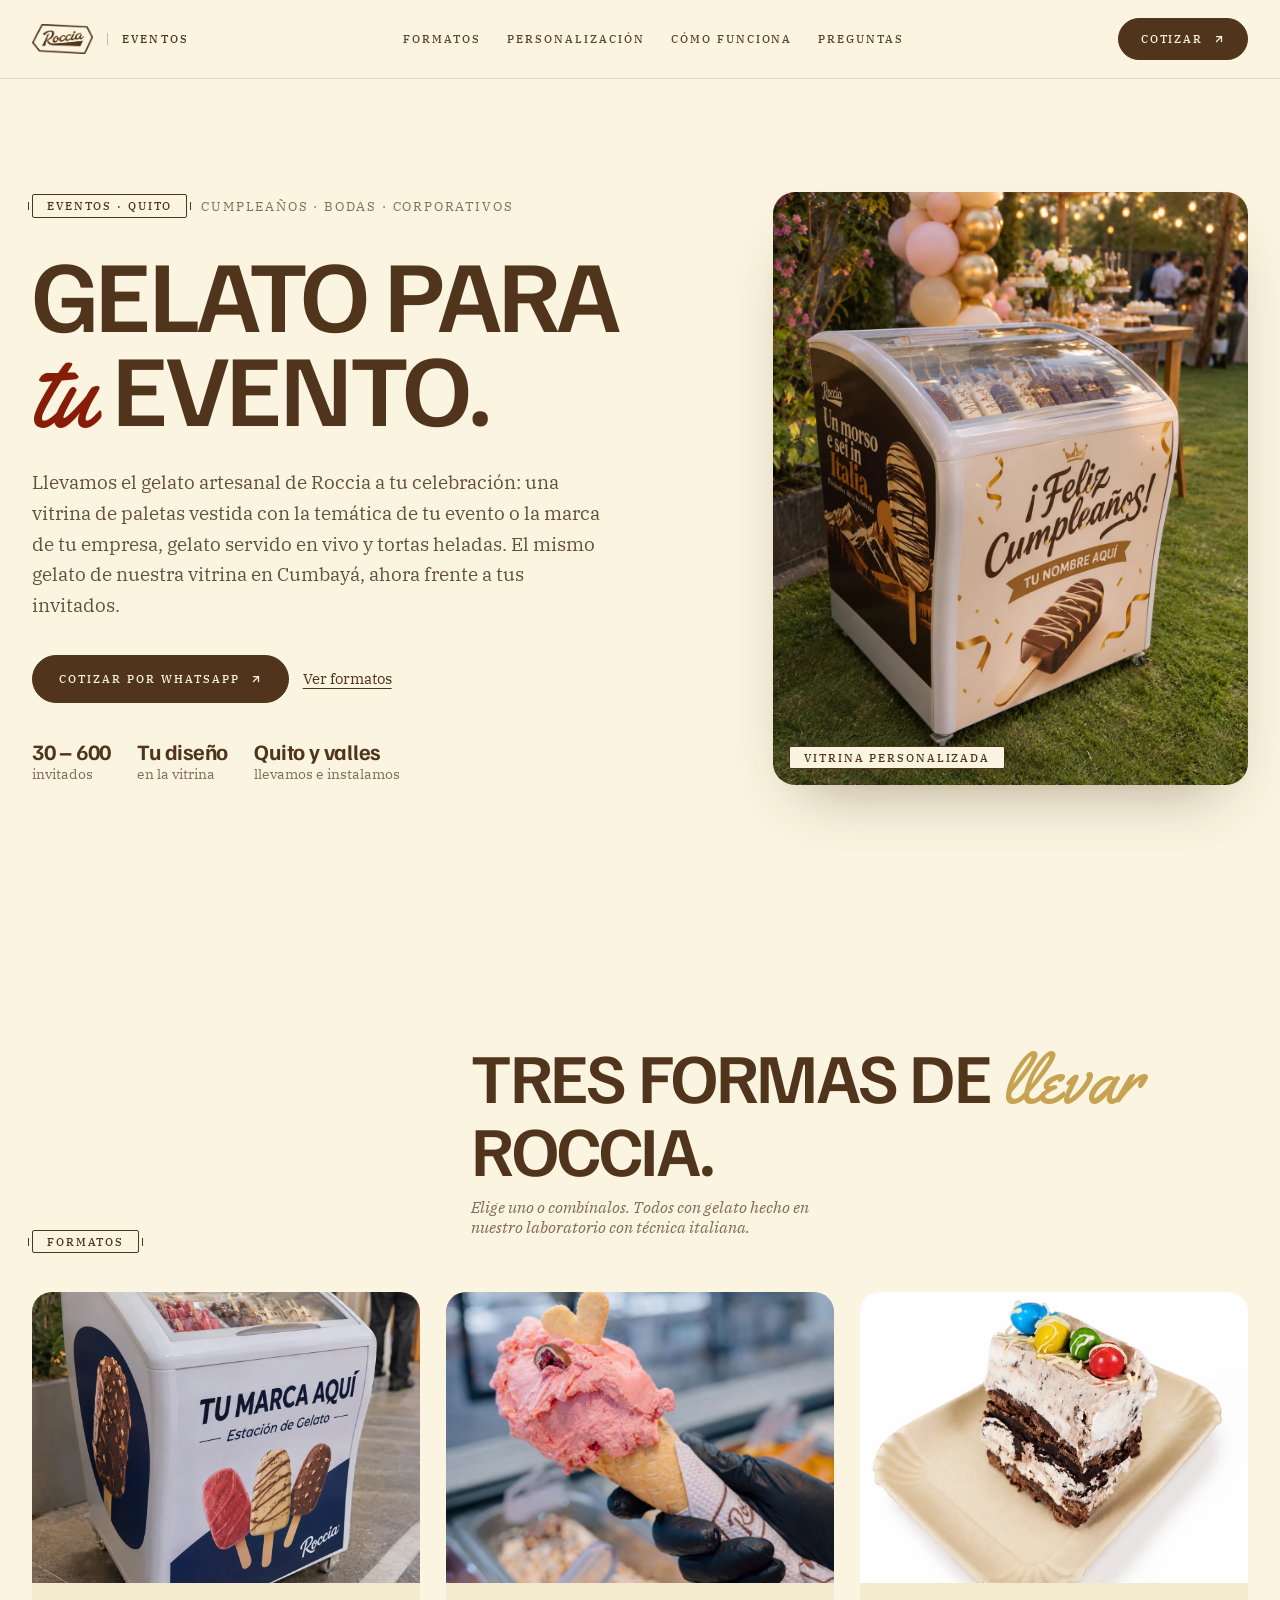
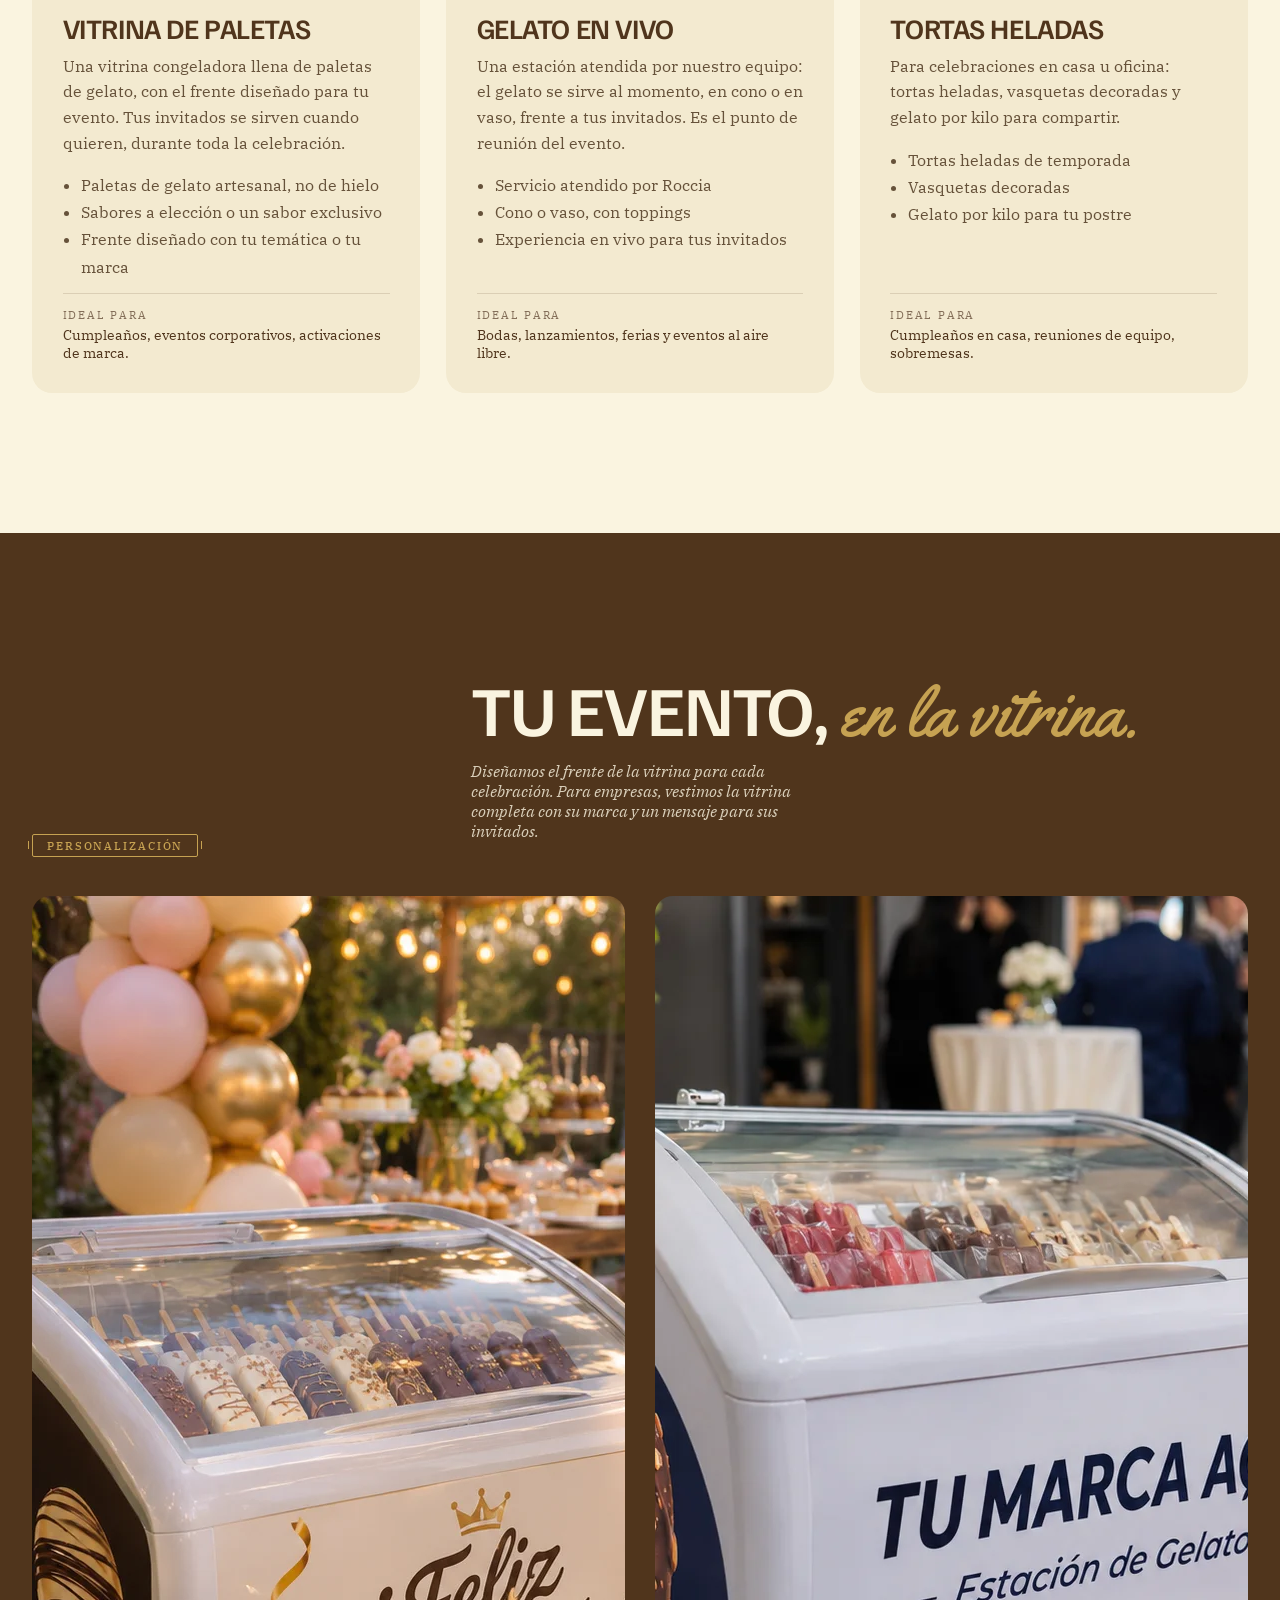
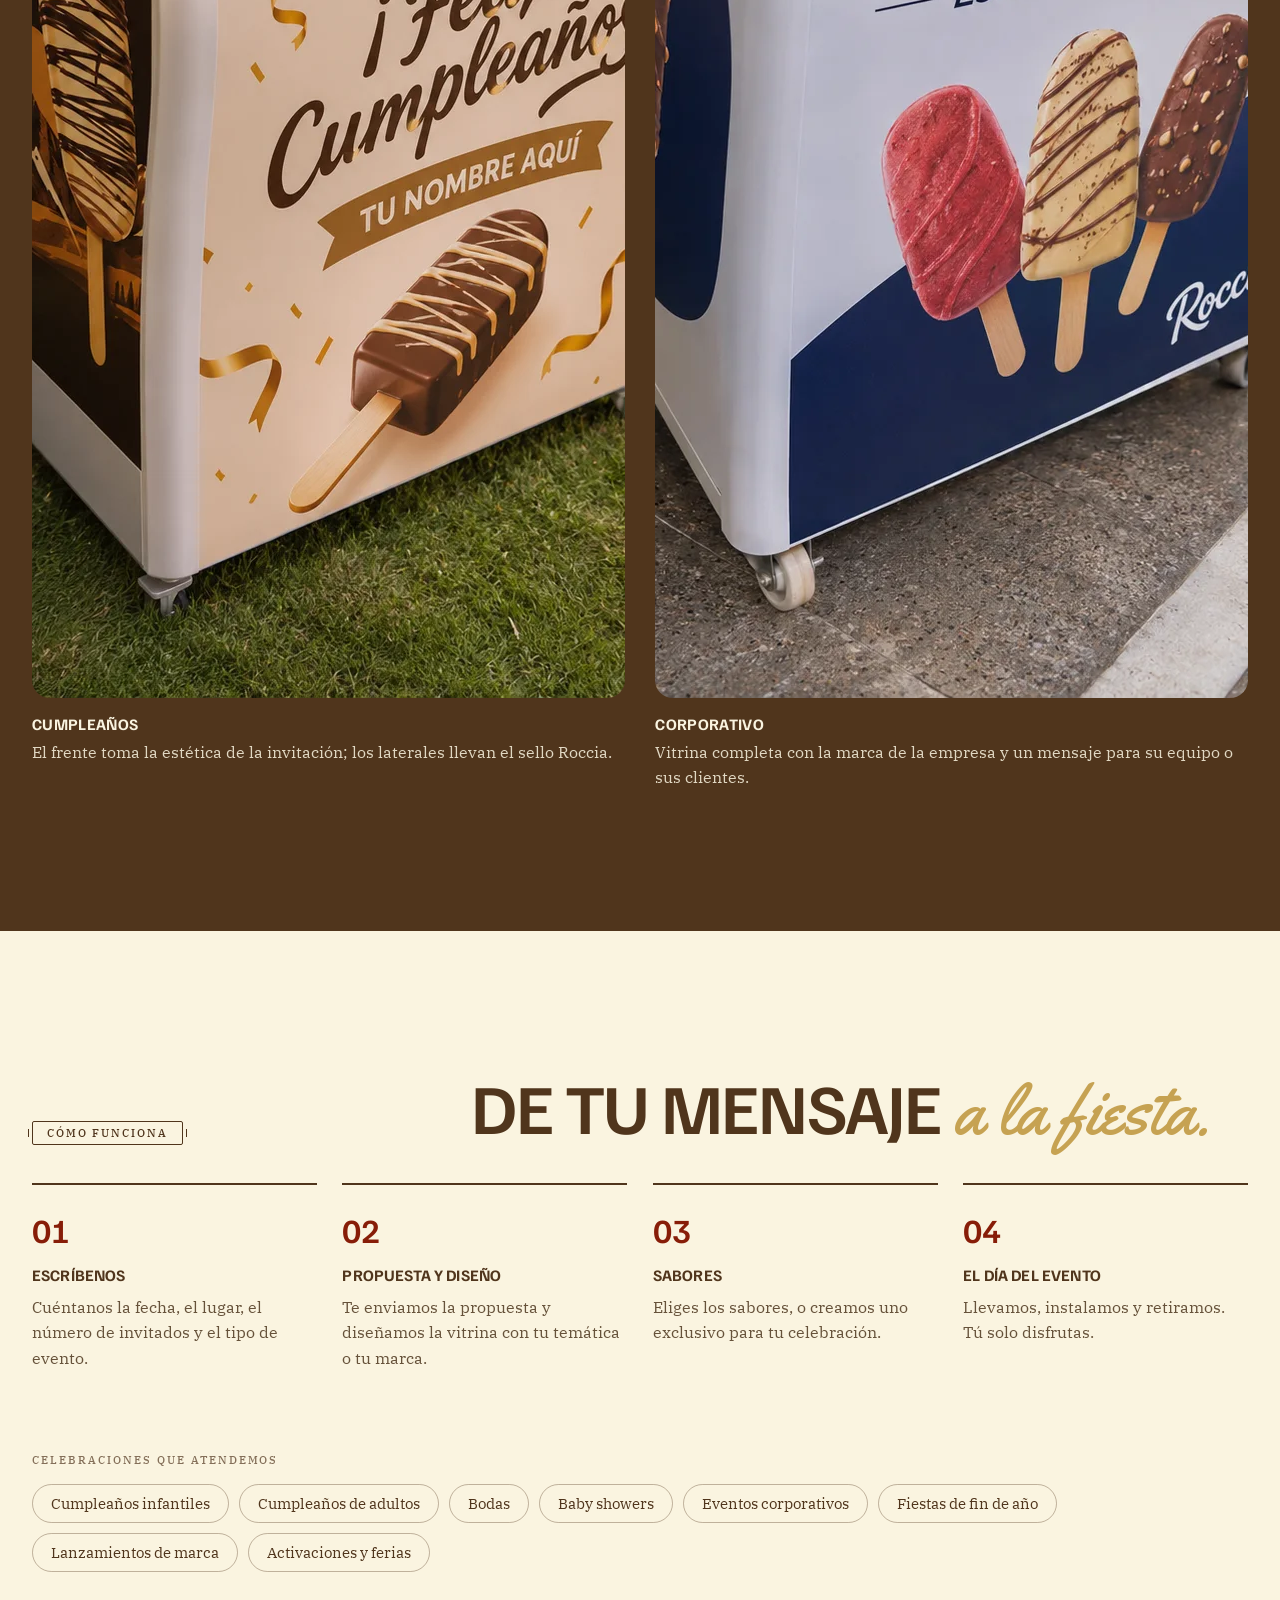
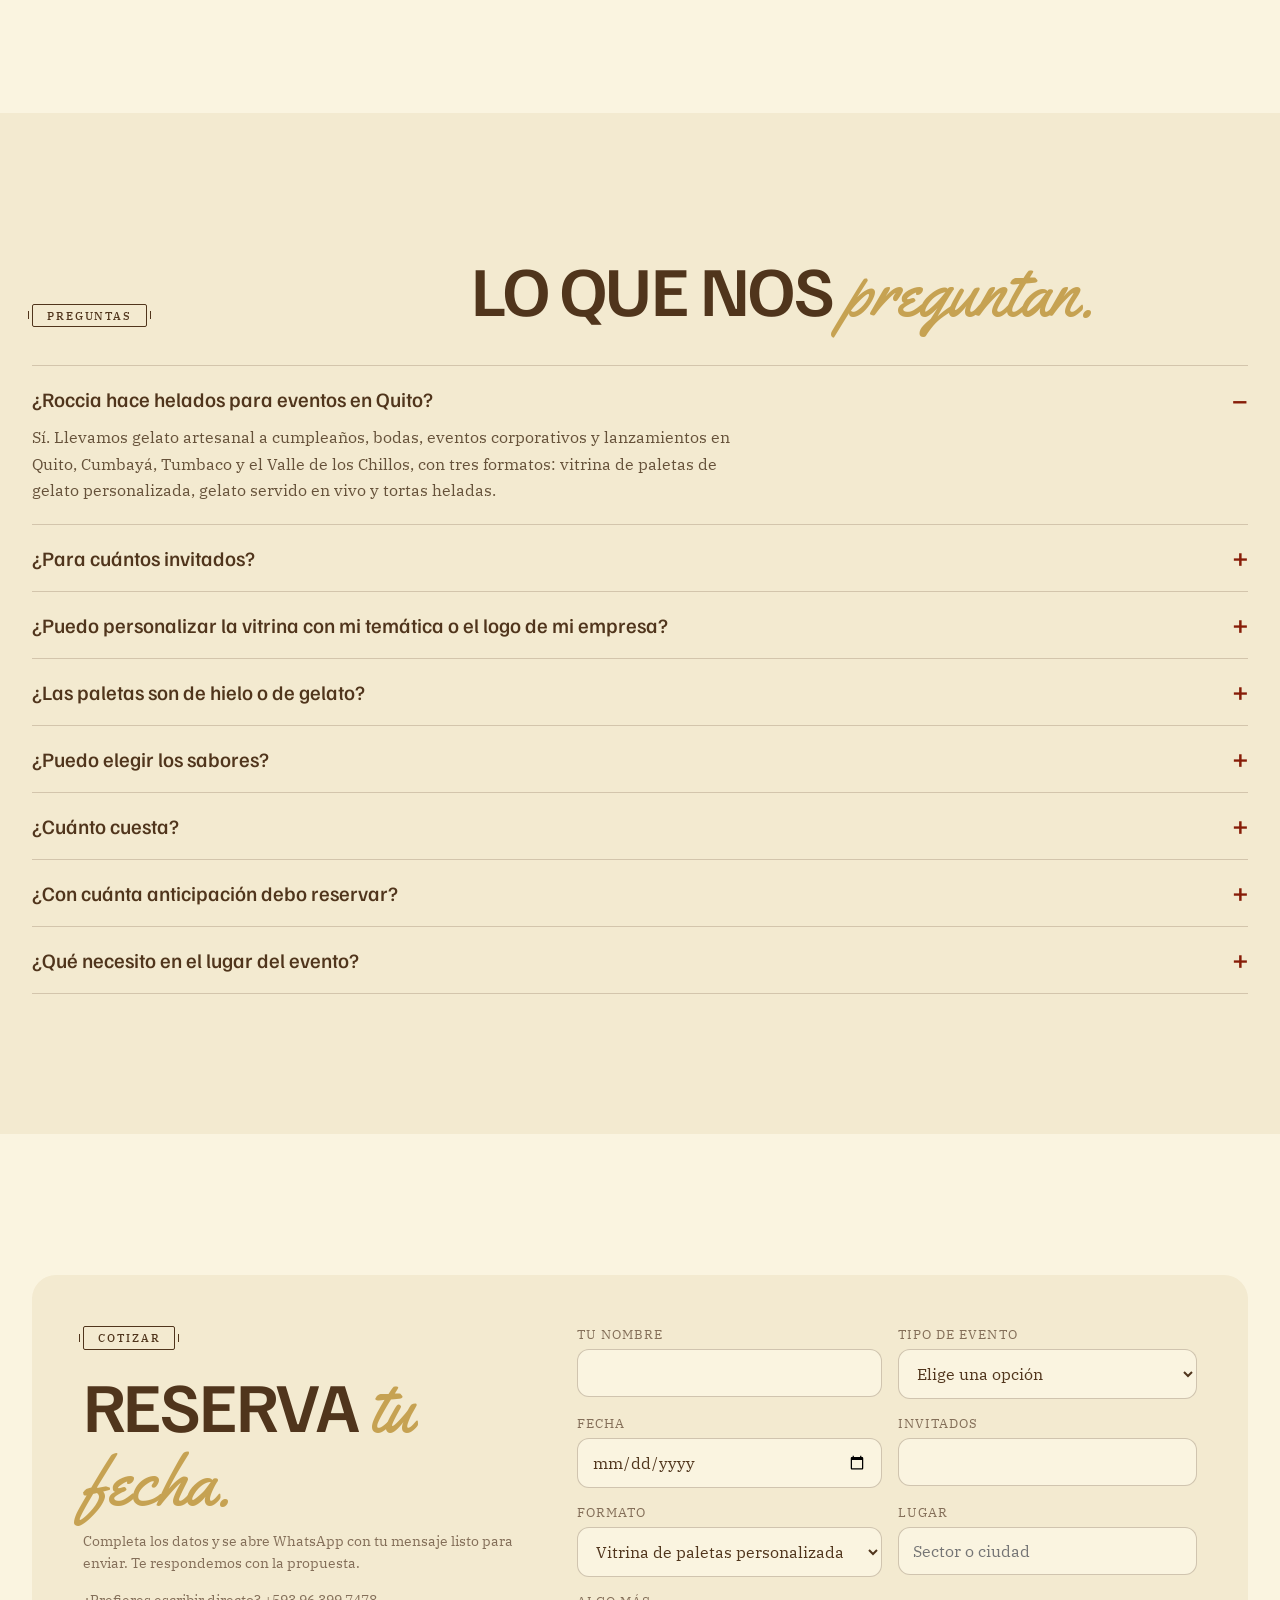
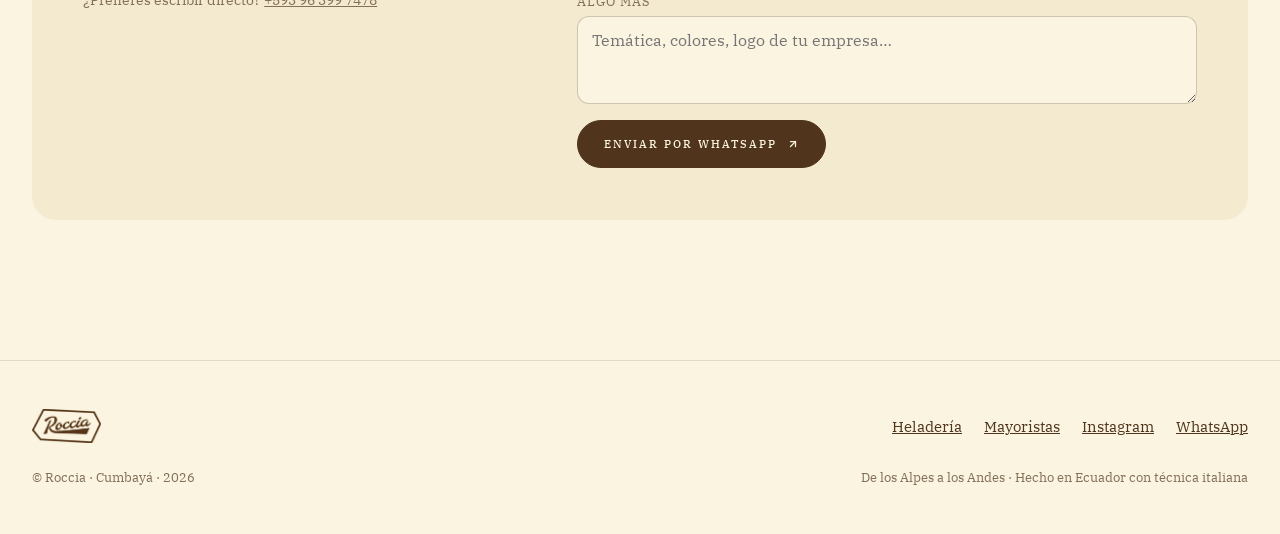
<file: eventos.html>
<!doctype html>
<html lang="es">
<head>
<meta charset="utf-8" />
<meta name="viewport" content="width=device-width, initial-scale=1" />
<title>Helados para eventos en Quito · Vitrina de paletas personalizada | Roccia</title>
<meta name="description" content="Gelato artesanal para eventos en Quito, Cumbayá y los valles: vitrina de paletas de gelato personalizada con tu temática o tu marca, gelato servido en vivo y tortas heladas. Cumpleaños, bodas y eventos corporativos de 30 a 600 invitados." />
<link rel="canonical" href="https://roccia.ec/eventos" />
<meta property="og:type" content="website" />
<meta property="og:site_name" content="Roccia" />
<meta property="og:locale" content="es_EC" />
<meta property="og:url" content="https://roccia.ec/eventos" />
<meta property="og:title" content="Roccia · Gelato para tu evento" />
<meta property="og:description" content="Vitrina de paletas de gelato personalizada, gelato en vivo y tortas heladas para cumpleaños, bodas y eventos corporativos en Quito." />
<meta property="og:image" content="https://roccia.ec/assets/img/eventos/vitrina-cumpleanos.jpg" />
<meta property="og:image:alt" content="Vitrina de paletas de gelato Roccia decorada para un cumpleaños" />
<meta name="twitter:card" content="summary_large_image" />
<meta name="twitter:title" content="Roccia · Gelato para tu evento" />
<meta name="twitter:description" content="Paletas de gelato en vitrina personalizada, gelato en vivo y tortas heladas en Quito." />
<meta name="twitter:image" content="https://roccia.ec/assets/img/eventos/vitrina-cumpleanos.jpg" />
<meta name="theme-color" content="#50351c" />

<script type="application/ld+json">
{
  "@context": "https://schema.org",
  "@graph": [
    {
      "@type": "WebPage",
      "@id": "https://roccia.ec/eventos#page",
      "name": "Helados para eventos en Quito — Roccia",
      "url": "https://roccia.ec/eventos",
      "inLanguage": "es-EC",
      "isPartOf": { "@id": "https://roccia.ec/#business" },
      "about": { "@id": "https://roccia.ec/#business" },
      "primaryImageOfPage": "https://roccia.ec/assets/img/eventos/vitrina-cumpleanos.jpg",
      "breadcrumb": {
        "@type": "BreadcrumbList",
        "itemListElement": [
          { "@type": "ListItem", "position": 1, "name": "Roccia", "item": "https://roccia.ec/" },
          { "@type": "ListItem", "position": 2, "name": "Eventos", "item": "https://roccia.ec/eventos" }
        ]
      }
    },
    {
      "@type": "Service",
      "@id": "https://roccia.ec/eventos#vitrina-paletas",
      "name": "Vitrina de paletas de gelato personalizada para eventos",
      "serviceType": "Catering de helados para eventos",
      "description": "Llevamos a tu evento una vitrina congeladora con paletas de gelato artesanal Roccia. El frente de la vitrina se diseña con la temática de tu evento o la marca de tu empresa. Sabores a elección, incluso un sabor exclusivo para tu evento.",
      "image": ["https://roccia.ec/assets/img/eventos/vitrina-cumpleanos.jpg", "https://roccia.ec/assets/img/eventos/vitrina-corporativa-evento.jpg"],
      "provider": { "@id": "https://roccia.ec/#business" },
      "areaServed": ["Quito", "Cumbayá", "Tumbaco", "Valle de los Chillos"],
      "audience": { "@type": "Audience", "audienceType": "Cumpleaños, bodas, eventos corporativos, lanzamientos de marca" },
      "url": "https://roccia.ec/eventos#formatos"
    },
    {
      "@type": "Service",
      "@id": "https://roccia.ec/eventos#gelato-en-vivo",
      "name": "Gelato servido en vivo para eventos",
      "serviceType": "Estación de helado para eventos",
      "description": "Estación de gelato atendida por el equipo de Roccia: el gelato se sirve al momento, en cono o en vaso, frente a tus invitados.",
      "provider": { "@id": "https://roccia.ec/#business" },
      "areaServed": ["Quito", "Cumbayá", "Tumbaco", "Valle de los Chillos"],
      "url": "https://roccia.ec/eventos#formatos"
    },
    {
      "@type": "Service",
      "@id": "https://roccia.ec/eventos#tortas-heladas",
      "name": "Tortas heladas y gelato para llevar a tu celebración",
      "serviceType": "Tortas heladas y helado por volumen",
      "description": "Tortas heladas, vasquetas decoradas y gelato por kilo para reuniones y celebraciones en casa u oficina.",
      "provider": { "@id": "https://roccia.ec/#business" },
      "areaServed": ["Quito", "Cumbayá", "Tumbaco", "Valle de los Chillos"],
      "url": "https://roccia.ec/eventos#formatos"
    },
    {
      "@type": "FAQPage",
      "@id": "https://roccia.ec/eventos#faq",
      "mainEntity": [
        { "@type": "Question", "name": "¿Roccia hace helados para eventos en Quito?",
          "acceptedAnswer": { "@type": "Answer", "text": "Sí. Roccia lleva gelato artesanal a cumpleaños, bodas, eventos corporativos y lanzamientos en Quito, Cumbayá, Tumbaco y el Valle de los Chillos, con tres formatos: vitrina de paletas de gelato personalizada, gelato servido en vivo y tortas heladas." } },
        { "@type": "Question", "name": "¿Para cuántos invitados?",
          "acceptedAnswer": { "@type": "Answer", "text": "Trabajamos eventos desde 30 hasta 600 invitados. Para eventos más grandes, escríbenos y lo planificamos." } },
        { "@type": "Question", "name": "¿Puedo personalizar la vitrina con mi temática o el logo de mi empresa?",
          "acceptedAnswer": { "@type": "Answer", "text": "Sí. Diseñamos el frente de la vitrina con la temática de tu evento (por ejemplo, la estética de la invitación de un cumpleaños). Para empresas podemos vestir la vitrina completa con su marca." } },
        { "@type": "Question", "name": "¿Las paletas son de hielo o de gelato?",
          "acceptedAnswer": { "@type": "Answer", "text": "Son paletas de gelato artesanal, hechas con la misma receta y técnica italiana de la vitrina de nuestro local en Cumbayá. No son paletas de hielo." } },
        { "@type": "Question", "name": "¿Puedo elegir los sabores?",
          "acceptedAnswer": { "@type": "Answer", "text": "Sí. Eliges entre nuestros sabores de leche, frutales y chocolates, y también podemos desarrollar un sabor exclusivo para tu evento o con los colores de tu marca." } },
        { "@type": "Question", "name": "¿Cuánto cuesta?",
          "acceptedAnswer": { "@type": "Answer", "text": "Depende del número de invitados, el formato y el nivel de personalización. Escríbenos por WhatsApp al +593 96 399 7478 con la fecha, el lugar y el número de invitados y te enviamos una propuesta." } },
        { "@type": "Question", "name": "¿Con cuánta anticipación debo reservar?",
          "acceptedAnswer": { "@type": "Answer", "text": "Mientras antes, mejor: el diseño de la vitrina y la producción de las paletas toman unos días. Escríbenos con tu fecha y te confirmamos disponibilidad." } },
        { "@type": "Question", "name": "¿Qué necesito en el lugar del evento?",
          "acceptedAnswer": { "@type": "Answer", "text": "Para la vitrina, solo un punto con toma de corriente y un espacio de aproximadamente un metro. Nosotros la llevamos, la instalamos y la retiramos." } }
      ]
    }
  ]
}
</script>

<link rel="icon" type="image/png" sizes="32x32" href="/favicon-32x32.png" />
<link rel="icon" type="image/png" sizes="16x16" href="/favicon-16x16.png" />
<link rel="shortcut icon" href="/favicon.ico" />
<link rel="apple-touch-icon" sizes="180x180" href="/apple-touch-icon.png" />
<link rel="manifest" href="/manifest.webmanifest" />

<link rel="preconnect" href="https://fonts.googleapis.com" />
<link rel="preconnect" href="https://fonts.gstatic.com" crossorigin />
<link href="https://fonts.googleapis.com/css2?family=Familjen+Grotesk:wght@400;500;600;700&family=IBM+Plex+Serif:ital,wght@0,300;0,400;0,500;0,600;1,300;1,400;1,500&family=Yellowtail&display=swap" rel="stylesheet" />

<link rel="stylesheet" href="assets/css/roccia-system.css" />

<style>
  /* ── Eventos · estilos específicos (hereda roccia-system.css) ── */
  .e-hero { position: relative; padding: clamp(130px, 15vw, 200px) 0 clamp(70px, 9vw, 120px); background: var(--crema); overflow: hidden; }
  .e-hero-grid { display: grid; grid-template-columns: 7fr 5fr; gap: clamp(36px, 6vw, 90px); align-items: center; }
  @media (max-width: 880px) { .e-hero-grid { grid-template-columns: 1fr; } }
  .e-hero-meta { display: flex; align-items: center; gap: 14px; flex-wrap: wrap; margin-bottom: 26px; }
  .e-hero-caption { font-family: var(--serif); font-size: 13px; letter-spacing: .14em; text-transform: uppercase; color: var(--cafe-medio); }
  .e-hero h1 { font-family: var(--display); font-weight: 600; text-transform: uppercase; letter-spacing: -.025em; line-height: .92; font-size: clamp(48px, 8vw, 112px); margin: 0; }
  .e-hero h1 em { font-family: var(--script); font-style: normal; text-transform: none; font-weight: 400; color: var(--rojo); letter-spacing: 0; }
  .e-hero-sub { font-size: clamp(17px, 1.5vw, 20px); line-height: 1.6; max-width: 52ch; margin: 28px 0 34px; color: var(--cafe-neutro); }
  .e-ctas { display: flex; flex-wrap: wrap; gap: 14px; align-items: center; }
  .e-link { font-family: var(--serif); font-size: 15px; text-decoration: underline; text-underline-offset: 4px; }
  .e-hero-photo { position: relative; border-radius: 22px; overflow: hidden; aspect-ratio: 4/5; box-shadow: 0 30px 60px -30px rgba(80,53,28,.45); }
  .e-hero-photo img { width: 100%; height: 100%; object-fit: cover; }
  .e-hero-photo .seal { position: absolute; left: 16px; bottom: 16px; background: var(--crema); }
  .e-facts { display: flex; flex-wrap: wrap; gap: 10px 26px; margin-top: 34px; font-size: 14px; color: var(--cafe-medio); }
  .e-facts strong { color: var(--cafe-oscuro); font-family: var(--display); font-size: 22px; display: block; letter-spacing: -.01em; }

  .e-formatos { display: grid; grid-template-columns: repeat(3, 1fr); gap: clamp(18px, 2vw, 28px); }
  @media (max-width: 980px) { .e-formatos { grid-template-columns: 1fr; } }
  .e-card { background: var(--crema-warm); border-radius: 20px; overflow: hidden; display: flex; flex-direction: column; }
  .e-card-photo { aspect-ratio: 4/3; background-size: cover; background-position: center; }
  .e-card-body { padding: clamp(22px, 2.4vw, 32px); display: flex; flex-direction: column; gap: 12px; flex: 1; }
  .e-card h3 { font-family: var(--display); text-transform: uppercase; font-weight: 600; letter-spacing: -.015em; font-size: clamp(24px, 2.2vw, 30px); line-height: 1; margin: 0; }
  .e-card p { margin: 0; line-height: 1.6; color: var(--cafe-neutro); }
  .e-card ul { margin: 4px 0 0; padding-left: 18px; line-height: 1.7; color: var(--cafe-neutro); }
  .e-card .ideal { margin-top: auto; padding-top: 14px; border-top: 1px solid rgba(80,53,28,.15); font-size: 14px; }
  .e-card .ideal span { font-size: 11px; letter-spacing: .16em; text-transform: uppercase; color: var(--cafe-medio); display: block; margin-bottom: 4px; }

  .e-dark { background: var(--cafe-oscuro); color: var(--crema); }
  .e-dark .section-eyebrow { color: rgba(250,244,224,.8); }
  .e-dark .seal { color: var(--mostaza); border-color: var(--mostaza); }
  .e-marca { display: grid; grid-template-columns: 1fr 1fr; gap: clamp(18px, 2.4vw, 32px); }
  @media (max-width: 780px) { .e-marca { grid-template-columns: 1fr; } }
  .e-marca figure { margin: 0; }
  .e-marca img { width: 100%; aspect-ratio: 4/5; object-fit: cover; border-radius: 18px; }
  .e-marca figcaption { margin-top: 14px; line-height: 1.55; color: rgba(250,244,224,.85); }
  .e-marca figcaption strong { display: block; font-family: var(--display); text-transform: uppercase; letter-spacing: .02em; color: var(--crema); margin-bottom: 4px; }

  .e-pasos { list-style: none; padding: 0; margin: 0; display: grid; grid-template-columns: repeat(4, 1fr); gap: clamp(16px, 2vw, 26px); counter-reset: paso; }
  @media (max-width: 880px) { .e-pasos { grid-template-columns: 1fr 1fr; } }
  @media (max-width: 520px) { .e-pasos { grid-template-columns: 1fr; } }
  .e-pasos li { counter-increment: paso; border-top: 2px solid var(--cafe-oscuro); padding-top: 18px; line-height: 1.6; color: var(--cafe-neutro); }
  .e-pasos li::before { content: '0' counter(paso); display: block; font-family: var(--display); font-weight: 600; font-size: 34px; color: var(--rojo); margin-bottom: 6px; }
  .e-pasos li strong { display: block; color: var(--cafe-oscuro); font-family: var(--display); text-transform: uppercase; letter-spacing: .01em; margin-bottom: 6px; }

  .e-ocasiones { display: flex; flex-wrap: wrap; gap: 10px; margin: 0; padding: 0; list-style: none; }
  .e-ocasiones li { border: 1px solid rgba(80,53,28,.35); border-radius: 999px; padding: 9px 18px; font-size: 15px; }

  .e-faq details { border-top: 1px solid rgba(80,53,28,.2); padding: 20px 0; }
  .e-faq details:last-child { border-bottom: 1px solid rgba(80,53,28,.2); }
  .e-faq summary { cursor: pointer; list-style: none; display: flex; justify-content: space-between; gap: 20px; font-family: var(--display); font-weight: 500; font-size: clamp(18px, 1.6vw, 22px); }
  .e-faq summary::-webkit-details-marker { display: none; }
  .e-faq summary::after { content: '+'; font-size: 26px; line-height: 1; color: var(--rojo); }
  .e-faq details[open] summary::after { content: '–'; }
  .e-faq p { margin: 12px 0 0; line-height: 1.65; color: var(--cafe-neutro); max-width: 70ch; }

  .e-form-wrap { background: var(--crema-warm); border-radius: 24px; padding: clamp(26px, 4vw, 56px); display: grid; grid-template-columns: 5fr 7fr; gap: clamp(28px, 4vw, 64px); }
  @media (max-width: 880px) { .e-form-wrap { grid-template-columns: 1fr; } }
  .e-form { display: grid; grid-template-columns: 1fr 1fr; gap: 16px; }
  @media (max-width: 560px) { .e-form { grid-template-columns: 1fr; } }
  .e-form label { display: flex; flex-direction: column; gap: 6px; font-size: 13px; letter-spacing: .08em; text-transform: uppercase; color: var(--cafe-medio); }
  .e-form input, .e-form select, .e-form textarea { font: 16px var(--serif); color: var(--cafe-oscuro); background: var(--crema); border: 1px solid rgba(80,53,28,.25); border-radius: 12px; padding: 13px 14px; text-transform: none; letter-spacing: 0; }
  .e-form .full { grid-column: 1 / -1; }
  .e-form button { grid-column: 1 / -1; justify-self: start; cursor: pointer; }
  .e-form-note { font-size: 14px; color: var(--cafe-medio); line-height: 1.6; }

  .e-footer { padding: 48px 0; background: var(--crema); border-top: 1px solid rgba(80,53,28,.15); }
  .e-footer-grid { display: flex; flex-wrap: wrap; justify-content: space-between; align-items: center; gap: 20px; }
  .e-footer img { height: 34px; width: auto; }
  .e-footer nav { display: flex; flex-wrap: wrap; gap: 22px; font-size: 15px; }
  .e-footer-legal { margin-top: 26px; font-size: 13px; color: var(--cafe-medio); display: flex; flex-wrap: wrap; justify-content: space-between; gap: 10px; }
</style>
</head>
<body>

<nav class="nav scrolled" id="nav">
  <div class="nav-inner">
    <a href="/" class="nav-brand" aria-label="Roccia · Eventos">
      <img src="assets/img/logo-crema.png" alt="Roccia" class="nav-logo nav-logo-light" />
      <img src="assets/img/logo-roca.png"  alt="Roccia" class="nav-logo nav-logo-dark"  />
      <span class="nav-sub">Eventos</span>
    </a>
    <div class="nav-links">
      <a href="#formatos">Formatos</a>
      <a href="#tu-marca">Personalización</a>
      <a href="#como-funciona">Cómo funciona</a>
      <a href="#preguntas">Preguntas</a>
    </div>
    <a href="#cotizar" class="pill nav-cta">
      Cotizar
      <svg class="arrow" width="12" height="12" viewBox="0 0 24 24" fill="none" stroke="currentColor" stroke-width="2.5" stroke-linecap="round" stroke-linejoin="round" aria-hidden="true"><path d="M7 17 17 7"/><path d="M7 7h10v10"/></svg>
    </a>
  </div>
</nav>

<header class="e-hero" id="top">
  <div class="wrap">
    <div class="e-hero-grid">
      <div>
        <div class="e-hero-meta rise delay-1">
          <span class="seal">Eventos · Quito</span>
          <span class="e-hero-caption">Cumpleaños · Bodas · Corporativos</span>
        </div>
        <h1 class="rise delay-2">Gelato para <em>tu</em> evento.</h1>
        <p class="e-hero-sub rise delay-3">
          Llevamos el gelato artesanal de Roccia a tu celebración: una vitrina de paletas vestida con la temática de tu evento o la marca de tu empresa, gelato servido en vivo y tortas heladas. El mismo gelato de nuestra vitrina en Cumbayá, ahora frente a tus invitados.
        </p>
        <div class="e-ctas rise delay-4">
          <a href="https://wa.me/593963997478?text=Hola%20Roccia%2C%20quiero%20cotizar%20gelato%20para%20un%20evento" target="_blank" rel="noopener noreferrer" class="pill">
            Cotizar por WhatsApp
            <svg class="arrow" width="12" height="12" viewBox="0 0 24 24" fill="none" stroke="currentColor" stroke-width="2.5" stroke-linecap="round" stroke-linejoin="round" aria-hidden="true"><path d="M7 17 17 7"/><path d="M7 7h10v10"/></svg>
          </a>
          <a href="#formatos" class="e-link">Ver formatos</a>
        </div>
        <div class="e-facts rise delay-5">
          <div><strong>30 – 600</strong>invitados</div>
          <div><strong>Tu diseño</strong>en la vitrina</div>
          <div><strong>Quito y valles</strong>llevamos e instalamos</div>
        </div>
      </div>
      <div class="rise delay-3">
        <div class="e-hero-photo">
          <img src="assets/img/eventos/vitrina-cumpleanos.webp" alt="Vitrina de paletas de gelato Roccia decorada para un cumpleaños en un jardín, con globos y mesa de postres" width="1122" height="1402" fetchpriority="high" />
          <span class="seal">Vitrina personalizada</span>
        </div>
      </div>
    </div>
  </div>
</header>

<section class="section" id="formatos" aria-labelledby="formatos-heading">
  <div class="wrap">
    <div class="section-head">
      <div><span class="seal">Formatos</span></div>
      <div>
        <h2 id="formatos-heading" class="section-headline">Tres formas de <em>llevar</em> Roccia.</h2>
        <p class="section-eyebrow">Elige uno o combínalos. Todos con gelato hecho en nuestro laboratorio con técnica italiana.</p>
      </div>
    </div>

    <div class="e-formatos">
      <article class="e-card">
        <div class="e-card-photo" style="background-image: url('assets/img/eventos/vitrina-corporativa-evento.webp');" role="img" aria-label="Vitrina de paletas de gelato personalizada"></div>
        <div class="e-card-body">
          <h3>Vitrina de paletas</h3>
          <p>Una vitrina congeladora llena de paletas de gelato, con el frente diseñado para tu evento. Tus invitados se sirven cuando quieren, durante toda la celebración.</p>
          <ul>
            <li>Paletas de gelato artesanal, no de hielo</li>
            <li>Sabores a elección o un sabor exclusivo</li>
            <li>Frente diseñado con tu temática o tu marca</li>
          </ul>
          <div class="ideal"><span>Ideal para</span>Cumpleaños, eventos corporativos, activaciones de marca.</div>
        </div>
      </article>

      <article class="e-card">
        <div class="e-card-photo" style="background-image: url('assets/img/photo-fresa-cone.jpeg');" role="img" aria-label="Cono de gelato Roccia servido al momento"></div>
        <div class="e-card-body">
          <h3>Gelato en vivo</h3>
          <p>Una estación atendida por nuestro equipo: el gelato se sirve al momento, en cono o en vaso, frente a tus invitados. Es el punto de reunión del evento.</p>
          <ul>
            <li>Servicio atendido por Roccia</li>
            <li>Cono o vaso, con toppings</li>
            <li>Experiencia en vivo para tus invitados</li>
          </ul>
          <div class="ideal"><span>Ideal para</span>Bodas, lanzamientos, ferias y eventos al aire libre.</div>
        </div>
      </article>

      <article class="e-card">
        <div class="e-card-photo" style="background-image: url('assets/img/creations/torta.webp');" role="img" aria-label="Torta helada Roccia"></div>
        <div class="e-card-body">
          <h3>Tortas heladas</h3>
          <p>Para celebraciones en casa u oficina: tortas heladas, vasquetas decoradas y gelato por kilo para compartir.</p>
          <ul>
            <li>Tortas heladas de temporada</li>
            <li>Vasquetas decoradas</li>
            <li>Gelato por kilo para tu postre</li>
          </ul>
          <div class="ideal"><span>Ideal para</span>Cumpleaños en casa, reuniones de equipo, sobremesas.</div>
        </div>
      </article>
    </div>
  </div>
</section>

<section class="section e-dark" id="tu-marca" aria-labelledby="marca-heading">
  <div class="wrap">
    <div class="section-head">
      <div><span class="seal">Personalización</span></div>
      <div>
        <h2 id="marca-heading" class="section-headline on-dark">Tu evento, <em>en la vitrina.</em></h2>
        <p class="section-eyebrow on-dark">Diseñamos el frente de la vitrina para cada celebración. Para empresas, vestimos la vitrina completa con su marca y un mensaje para sus invitados.</p>
      </div>
    </div>
    <div class="e-marca">
      <figure>
        <img src="assets/img/eventos/vitrina-cumpleanos.webp" alt="Vitrina Roccia con frente de cumpleaños personalizado y paletas de gelato bañadas en chocolate" width="1122" height="1402" loading="lazy" />
        <figcaption><strong>Cumpleaños</strong>El frente toma la estética de la invitación; los laterales llevan el sello Roccia.</figcaption>
      </figure>
      <figure>
        <img src="assets/img/eventos/vitrina-corporativa-evento.webp" alt="Vitrina Roccia vestida con la marca de una empresa en un evento corporativo" width="1122" height="1402" loading="lazy" />
        <figcaption><strong>Corporativo</strong>Vitrina completa con la marca de la empresa y un mensaje para su equipo o sus clientes.</figcaption>
      </figure>
    </div>
  </div>
</section>

<section class="section" id="como-funciona" aria-labelledby="pasos-heading">
  <div class="wrap">
    <div class="section-head">
      <div><span class="seal">Cómo funciona</span></div>
      <div>
        <h2 id="pasos-heading" class="section-headline">De tu mensaje <em>a la fiesta.</em></h2>
      </div>
    </div>
    <ol class="e-pasos">
      <li><strong>Escríbenos</strong>Cuéntanos la fecha, el lugar, el número de invitados y el tipo de evento.</li>
      <li><strong>Propuesta y diseño</strong>Te enviamos la propuesta y diseñamos la vitrina con tu temática o tu marca.</li>
      <li><strong>Sabores</strong>Eliges los sabores, o creamos uno exclusivo para tu celebración.</li>
      <li><strong>El día del evento</strong>Llevamos, instalamos y retiramos. Tú solo disfrutas.</li>
    </ol>

    <div style="margin-top: clamp(48px, 6vw, 80px);">
      <span class="caps" style="color: var(--cafe-medio);">Celebraciones que atendemos</span>
      <ul class="e-ocasiones" style="margin-top: 16px;">
        <li>Cumpleaños infantiles</li>
        <li>Cumpleaños de adultos</li>
        <li>Bodas</li>
        <li>Baby showers</li>
        <li>Eventos corporativos</li>
        <li>Fiestas de fin de año</li>
        <li>Lanzamientos de marca</li>
        <li>Activaciones y ferias</li>
      </ul>
    </div>
  </div>
</section>

<section class="section e-faq" id="preguntas" aria-labelledby="faq-heading" style="background: var(--crema-warm);">
  <div class="wrap">
    <div class="section-head">
      <div><span class="seal">Preguntas</span></div>
      <div><h2 id="faq-heading" class="section-headline">Lo que nos <em>preguntan.</em></h2></div>
    </div>
    <div>
      <details name="faq" open><summary>¿Roccia hace helados para eventos en Quito?</summary><p>Sí. Llevamos gelato artesanal a cumpleaños, bodas, eventos corporativos y lanzamientos en Quito, Cumbayá, Tumbaco y el Valle de los Chillos, con tres formatos: vitrina de paletas de gelato personalizada, gelato servido en vivo y tortas heladas.</p></details>
      <details name="faq"><summary>¿Para cuántos invitados?</summary><p>Trabajamos eventos desde 30 hasta 600 invitados. Para eventos más grandes, escríbenos y lo planificamos.</p></details>
      <details name="faq"><summary>¿Puedo personalizar la vitrina con mi temática o el logo de mi empresa?</summary><p>Sí. Diseñamos el frente de la vitrina con la temática de tu evento (por ejemplo, la estética de la invitación de un cumpleaños). Para empresas podemos vestir la vitrina completa con su marca.</p></details>
      <details name="faq"><summary>¿Las paletas son de hielo o de gelato?</summary><p>Son paletas de gelato artesanal, hechas con la misma receta y técnica italiana de la vitrina de nuestro local en Cumbayá. No son paletas de hielo.</p></details>
      <details name="faq"><summary>¿Puedo elegir los sabores?</summary><p>Sí. Eliges entre nuestros sabores de leche, frutales y chocolates, y también podemos desarrollar un sabor exclusivo para tu evento o con los colores de tu marca.</p></details>
      <details name="faq"><summary>¿Cuánto cuesta?</summary><p>Depende del número de invitados, el formato y el nivel de personalización. Escríbenos por WhatsApp al +593 96 399 7478 con la fecha, el lugar y el número de invitados y te enviamos una propuesta.</p></details>
      <details name="faq"><summary>¿Con cuánta anticipación debo reservar?</summary><p>Mientras antes, mejor: el diseño de la vitrina y la producción de las paletas toman unos días. Escríbenos con tu fecha y te confirmamos disponibilidad.</p></details>
      <details name="faq"><summary>¿Qué necesito en el lugar del evento?</summary><p>Para la vitrina, solo un punto con toma de corriente y un espacio de aproximadamente un metro. Nosotros la llevamos, la instalamos y la retiramos.</p></details>
    </div>
  </div>
</section>

<section class="section" id="cotizar" aria-labelledby="cotizar-heading">
  <div class="wrap">
    <div class="e-form-wrap">
      <div>
        <span class="seal">Cotizar</span>
        <h2 id="cotizar-heading" class="section-headline" style="margin-top: 20px;">Reserva <em>tu fecha.</em></h2>
        <p class="e-form-note">Completa los datos y se abre WhatsApp con tu mensaje listo para enviar. Te respondemos con la propuesta.</p>
        <p class="e-form-note">¿Prefieres escribir directo? <a href="https://wa.me/593963997478">+593 96 399 7478</a></p>
      </div>
      <form class="e-form" id="evento-form">
        <label>Tu nombre<input name="nombre" required autocomplete="name" /></label>
        <label>Tipo de evento
          <select name="tipo" required>
            <option value="">Elige una opción</option>
            <option>Cumpleaños</option>
            <option>Boda</option>
            <option>Evento corporativo</option>
            <option>Baby shower</option>
            <option>Lanzamiento o activación</option>
            <option>Otro</option>
          </select>
        </label>
        <label>Fecha<input name="fecha" type="date" required /></label>
        <label>Invitados<input name="invitados" type="number" min="1" inputmode="numeric" required /></label>
        <label>Formato
          <select name="formato">
            <option>Vitrina de paletas personalizada</option>
            <option>Gelato en vivo</option>
            <option>Tortas heladas</option>
            <option>No sé, quiero una recomendación</option>
          </select>
        </label>
        <label>Lugar<input name="lugar" placeholder="Sector o ciudad" /></label>
        <label class="full">Algo más<textarea name="detalle" rows="3" placeholder="Temática, colores, logo de tu empresa…"></textarea></label>
        <button type="submit" class="pill">
          Enviar por WhatsApp
          <svg class="arrow" width="12" height="12" viewBox="0 0 24 24" fill="none" stroke="currentColor" stroke-width="2.5" stroke-linecap="round" stroke-linejoin="round" aria-hidden="true"><path d="M7 17 17 7"/><path d="M7 7h10v10"/></svg>
        </button>
      </form>
    </div>
  </div>
</section>

<footer class="e-footer">
  <div class="wrap">
    <div class="e-footer-grid">
      <a href="/"><img src="assets/img/logo-roca.png" alt="Roccia" /></a>
      <nav aria-label="Footer">
        <a href="/">Heladería</a>
        <a href="/mayoristas">Mayoristas</a>
        <a href="https://instagram.com/roccia_ec" target="_blank" rel="noopener">Instagram</a>
        <a href="https://wa.me/593963997478" target="_blank" rel="noopener">WhatsApp</a>
      </nav>
    </div>
    <div class="e-footer-legal">
      <span>© Roccia · Cumbayá · 2026</span>
      <span>De los Alpes a los Andes · Hecho en Ecuador con técnica italiana</span>
    </div>
  </div>
</footer>

<script>
  // El hero es claro: la barra se mantiene siempre en su versión oscura (clase .scrolled fija).

  document.getElementById('evento-form').addEventListener('submit', (e) => {
    e.preventDefault();
    const f = e.target;
    if (!f.reportValidity()) return;
    const d = Object.fromEntries(new FormData(f));
    const lines = [
      'Hola Roccia, quiero cotizar gelato para un evento.',
      `Nombre: ${d.nombre}`,
      `Evento: ${d.tipo}`,
      `Fecha: ${d.fecha}`,
      `Invitados: ${d.invitados}`,
      `Formato: ${d.formato}`,
      d.lugar ? `Lugar: ${d.lugar}` : '',
      d.detalle ? `Detalle: ${d.detalle}` : ''
    ].filter(Boolean).join('\n');
    window.open('https://wa.me/593963997478?text=' + encodeURIComponent(lines), '_blank', 'noopener');
  });
</script>

</body>
</html>
</file>
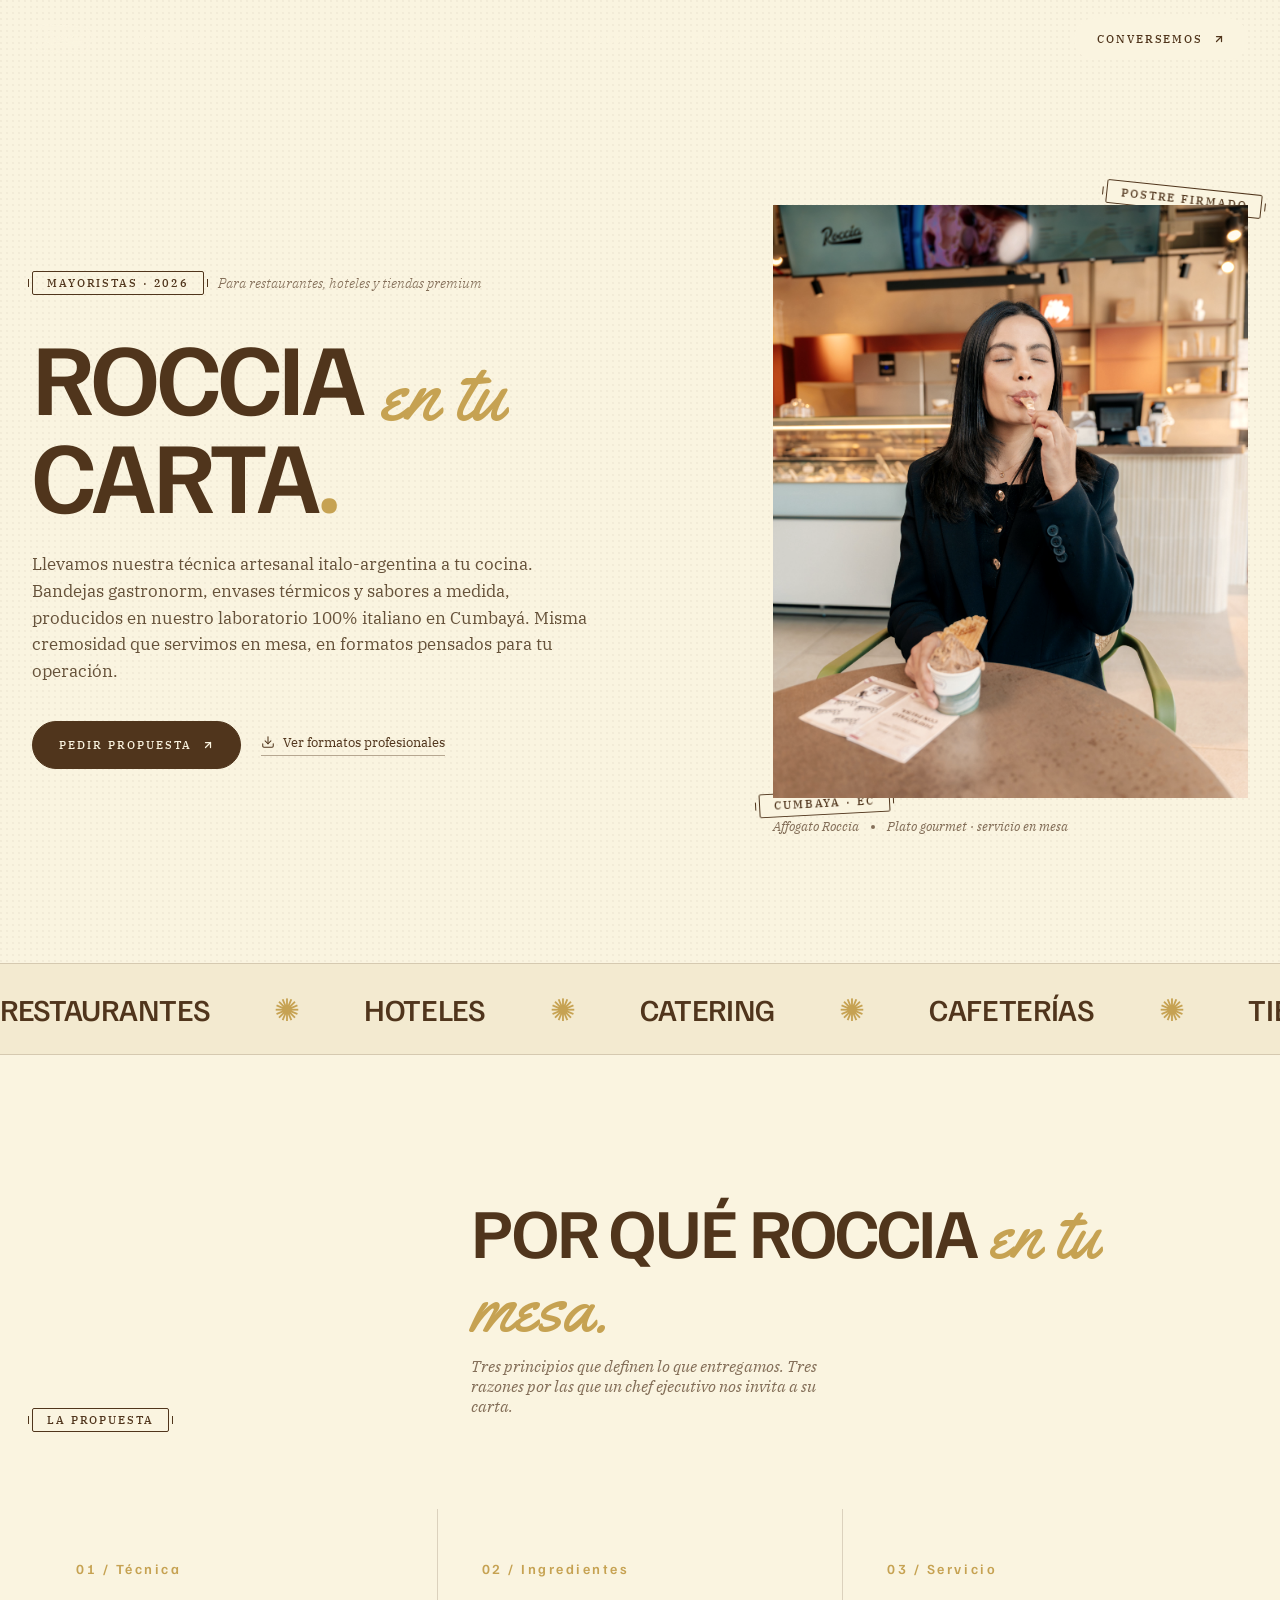
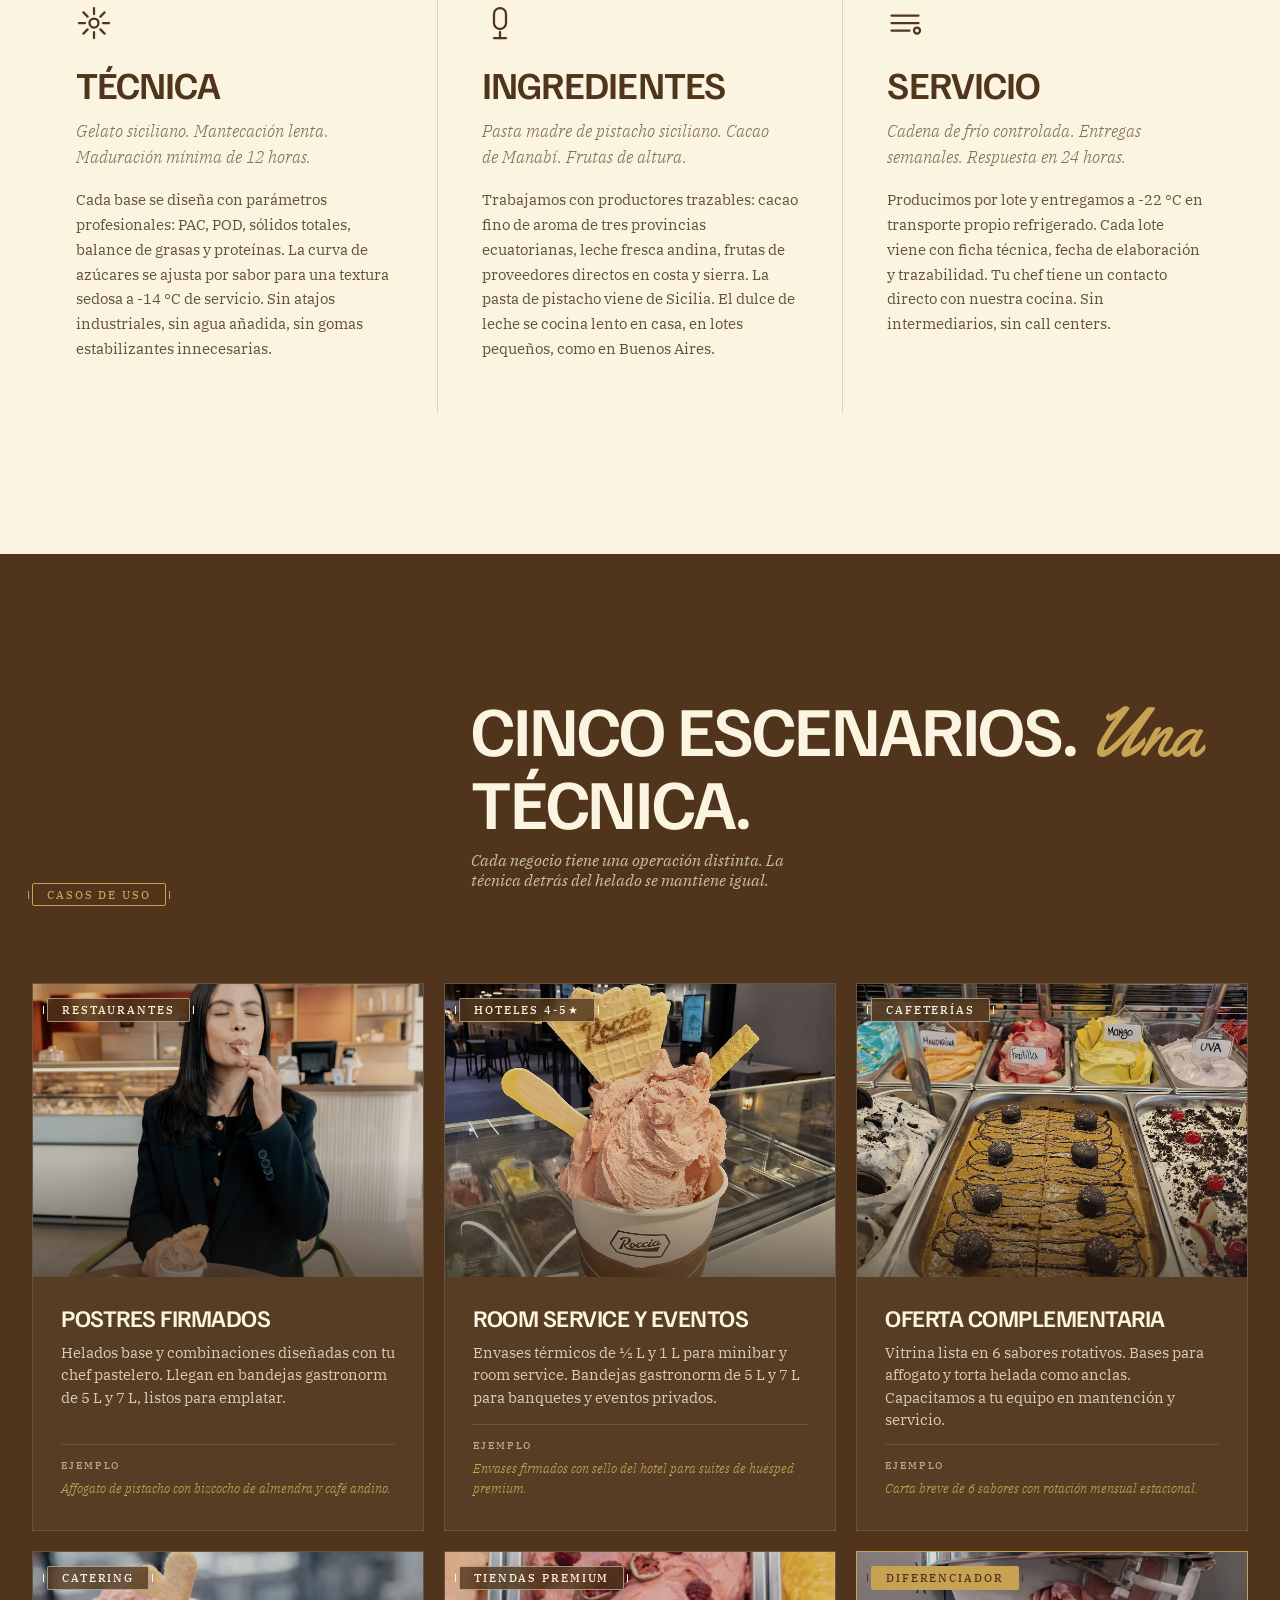
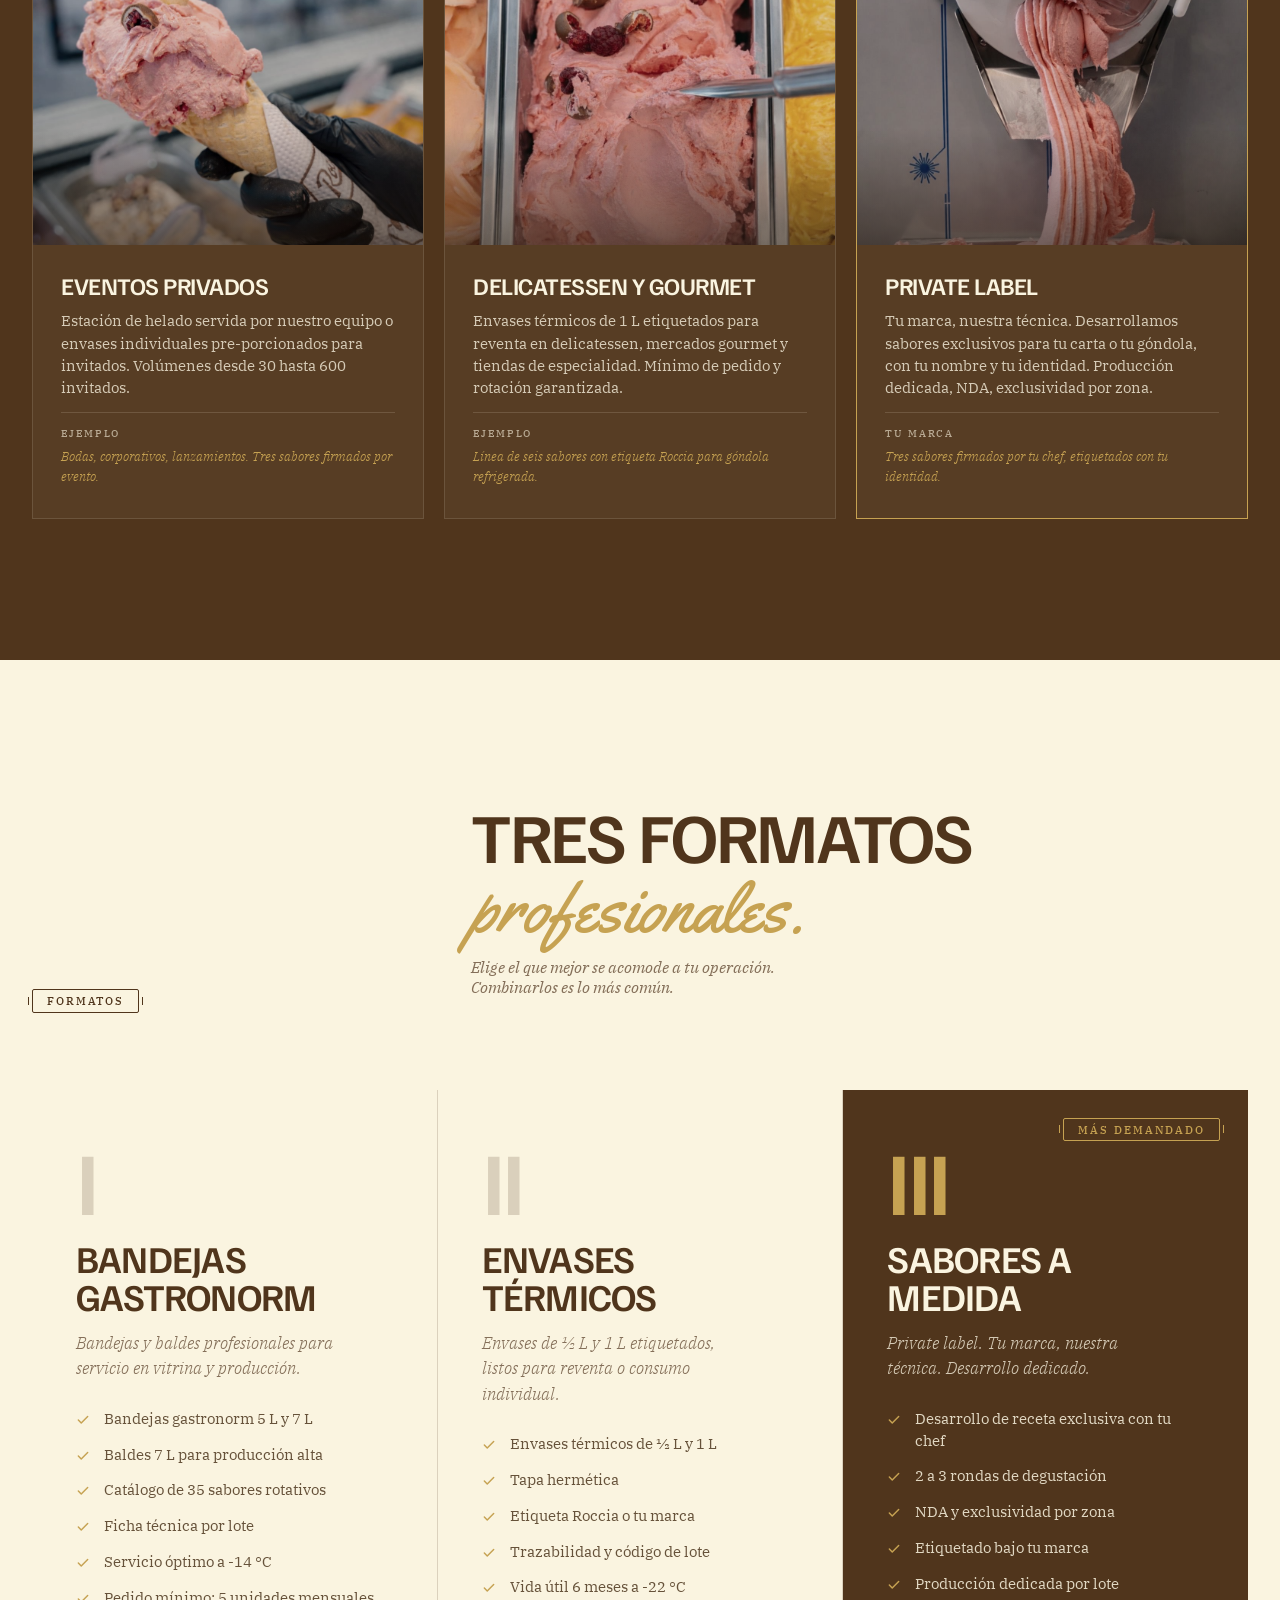
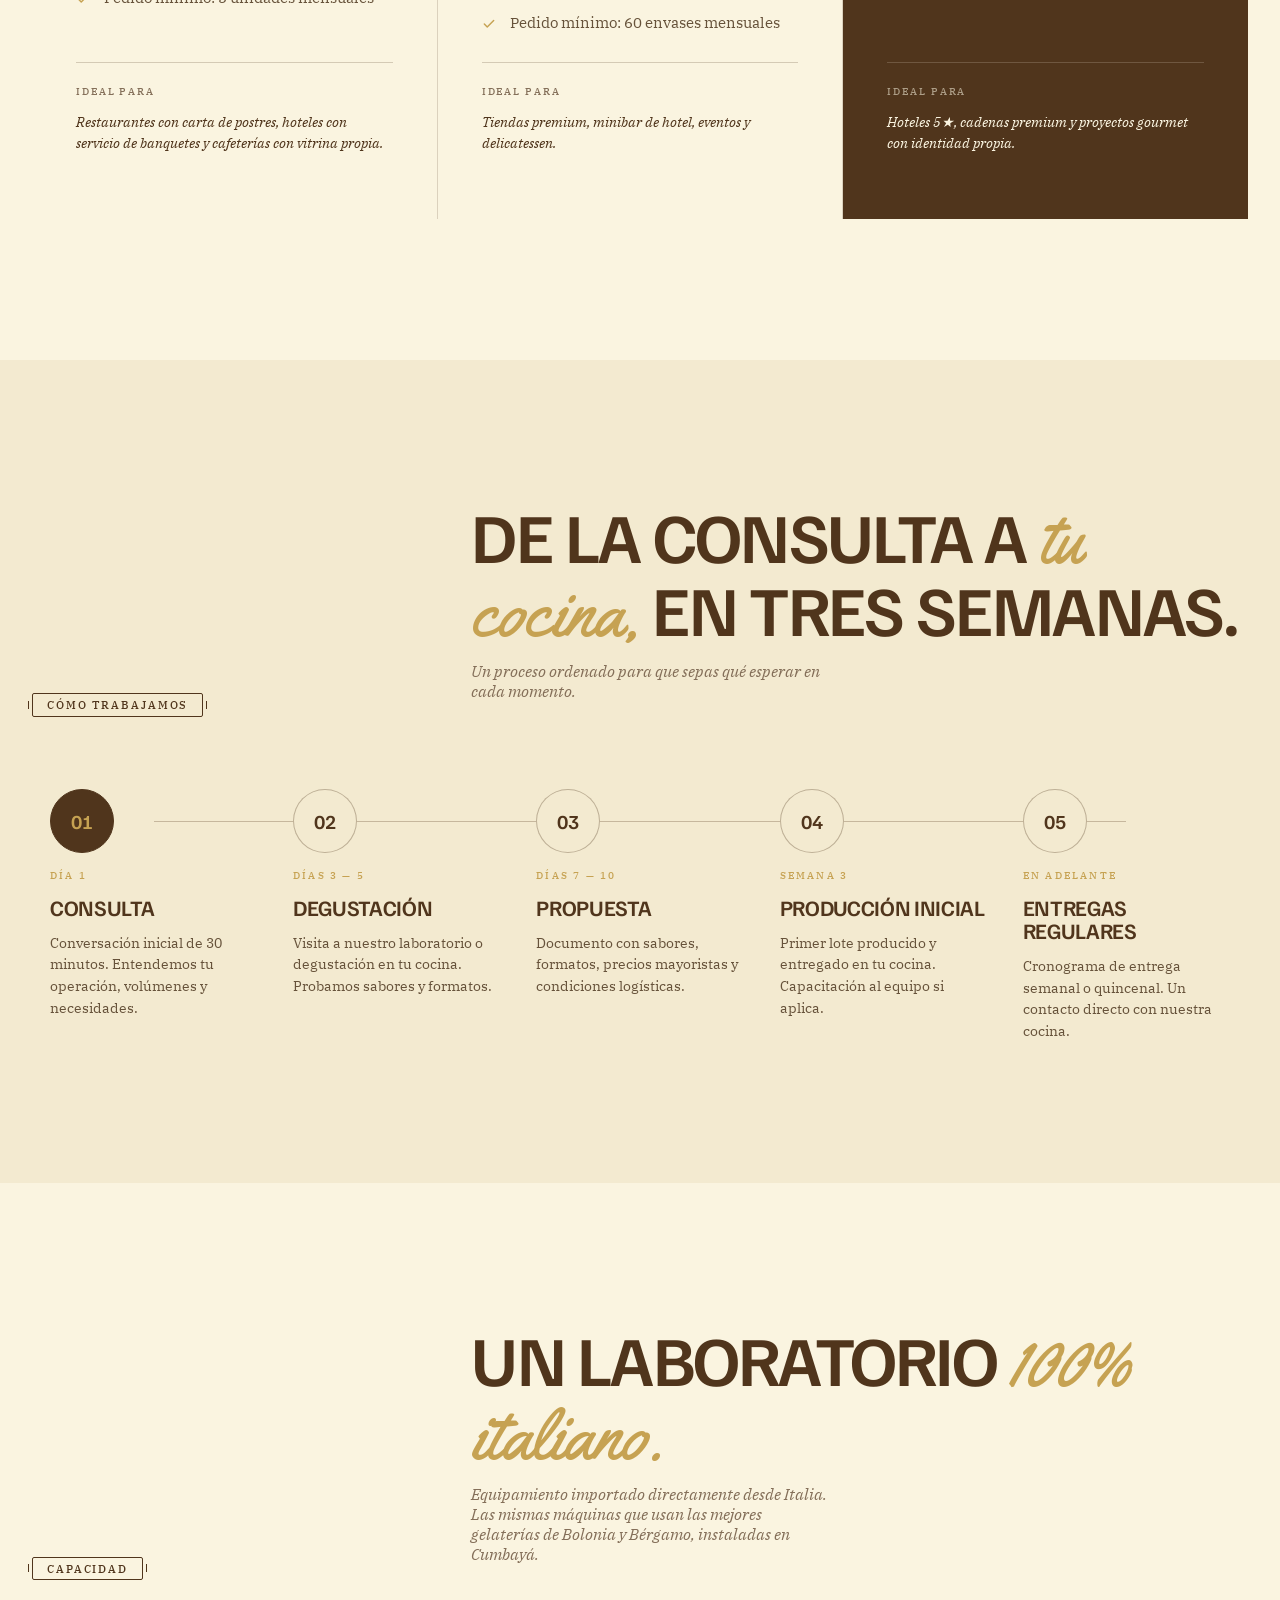
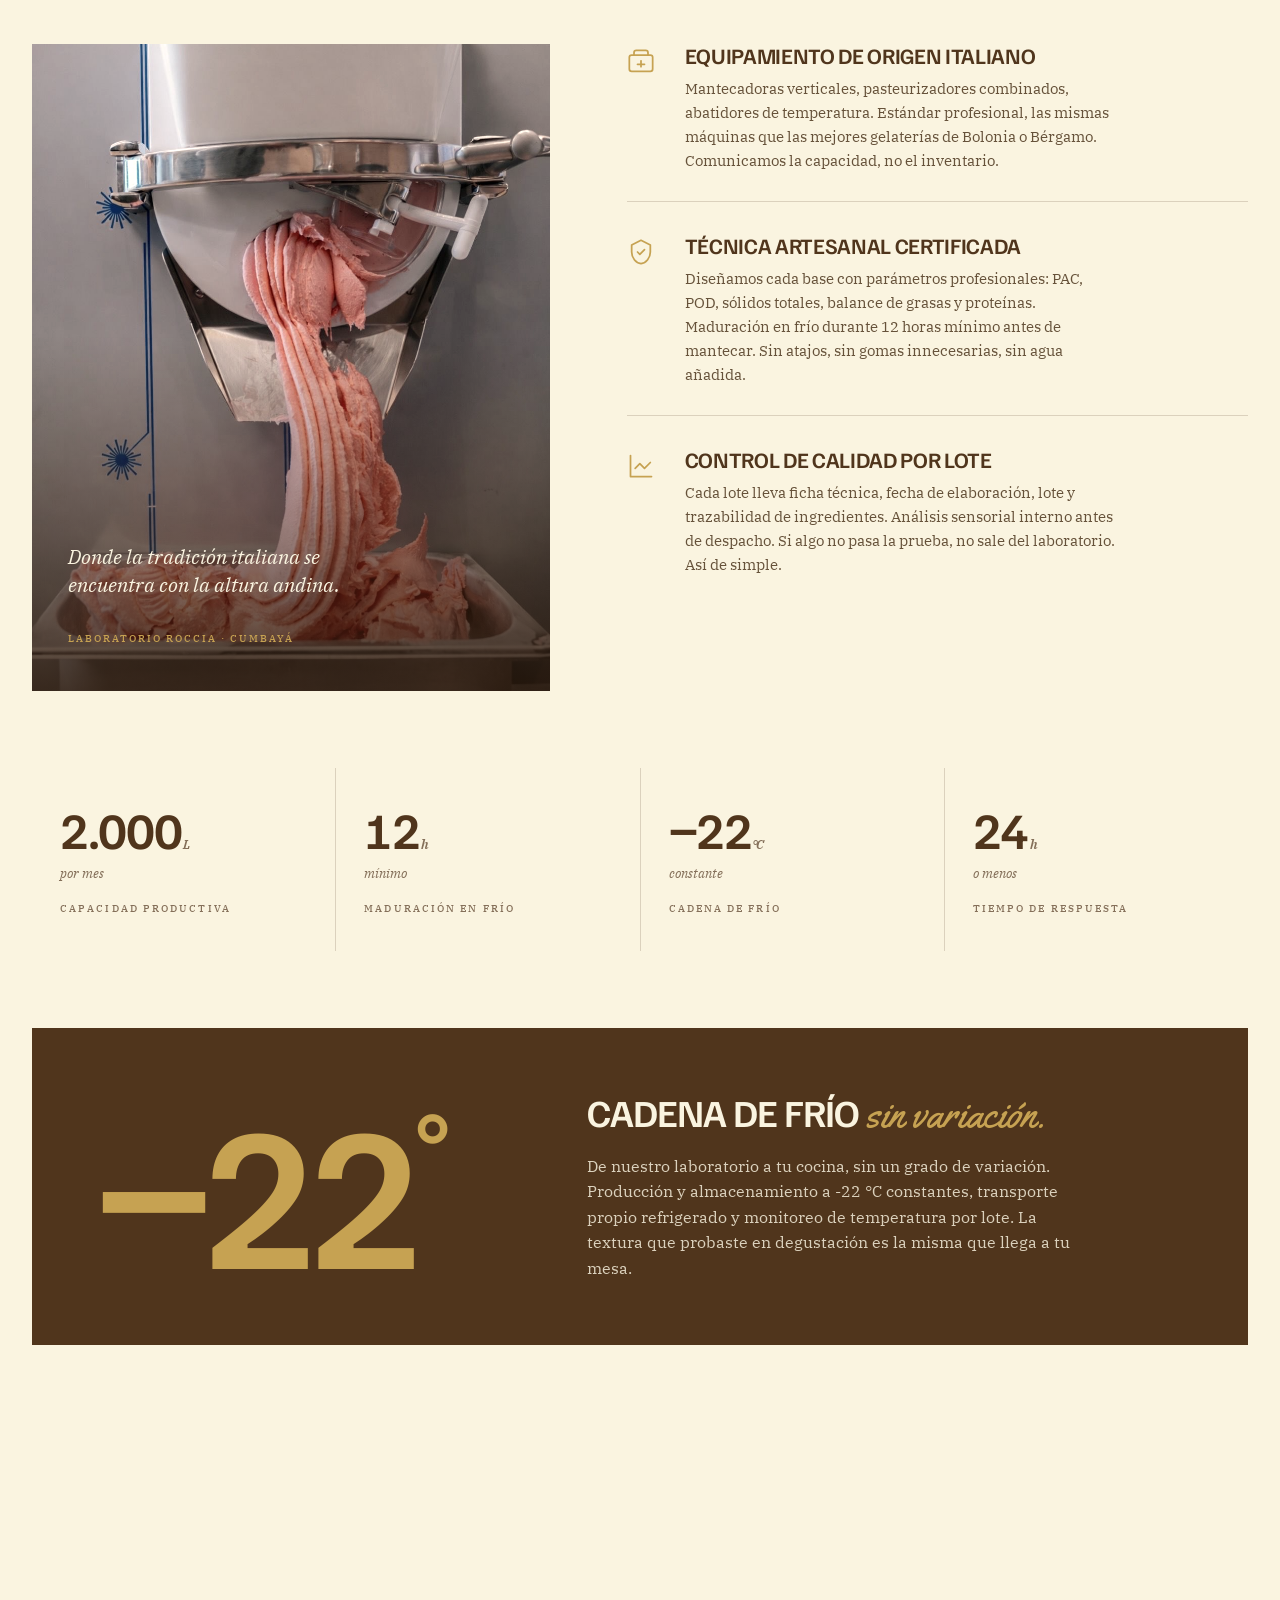
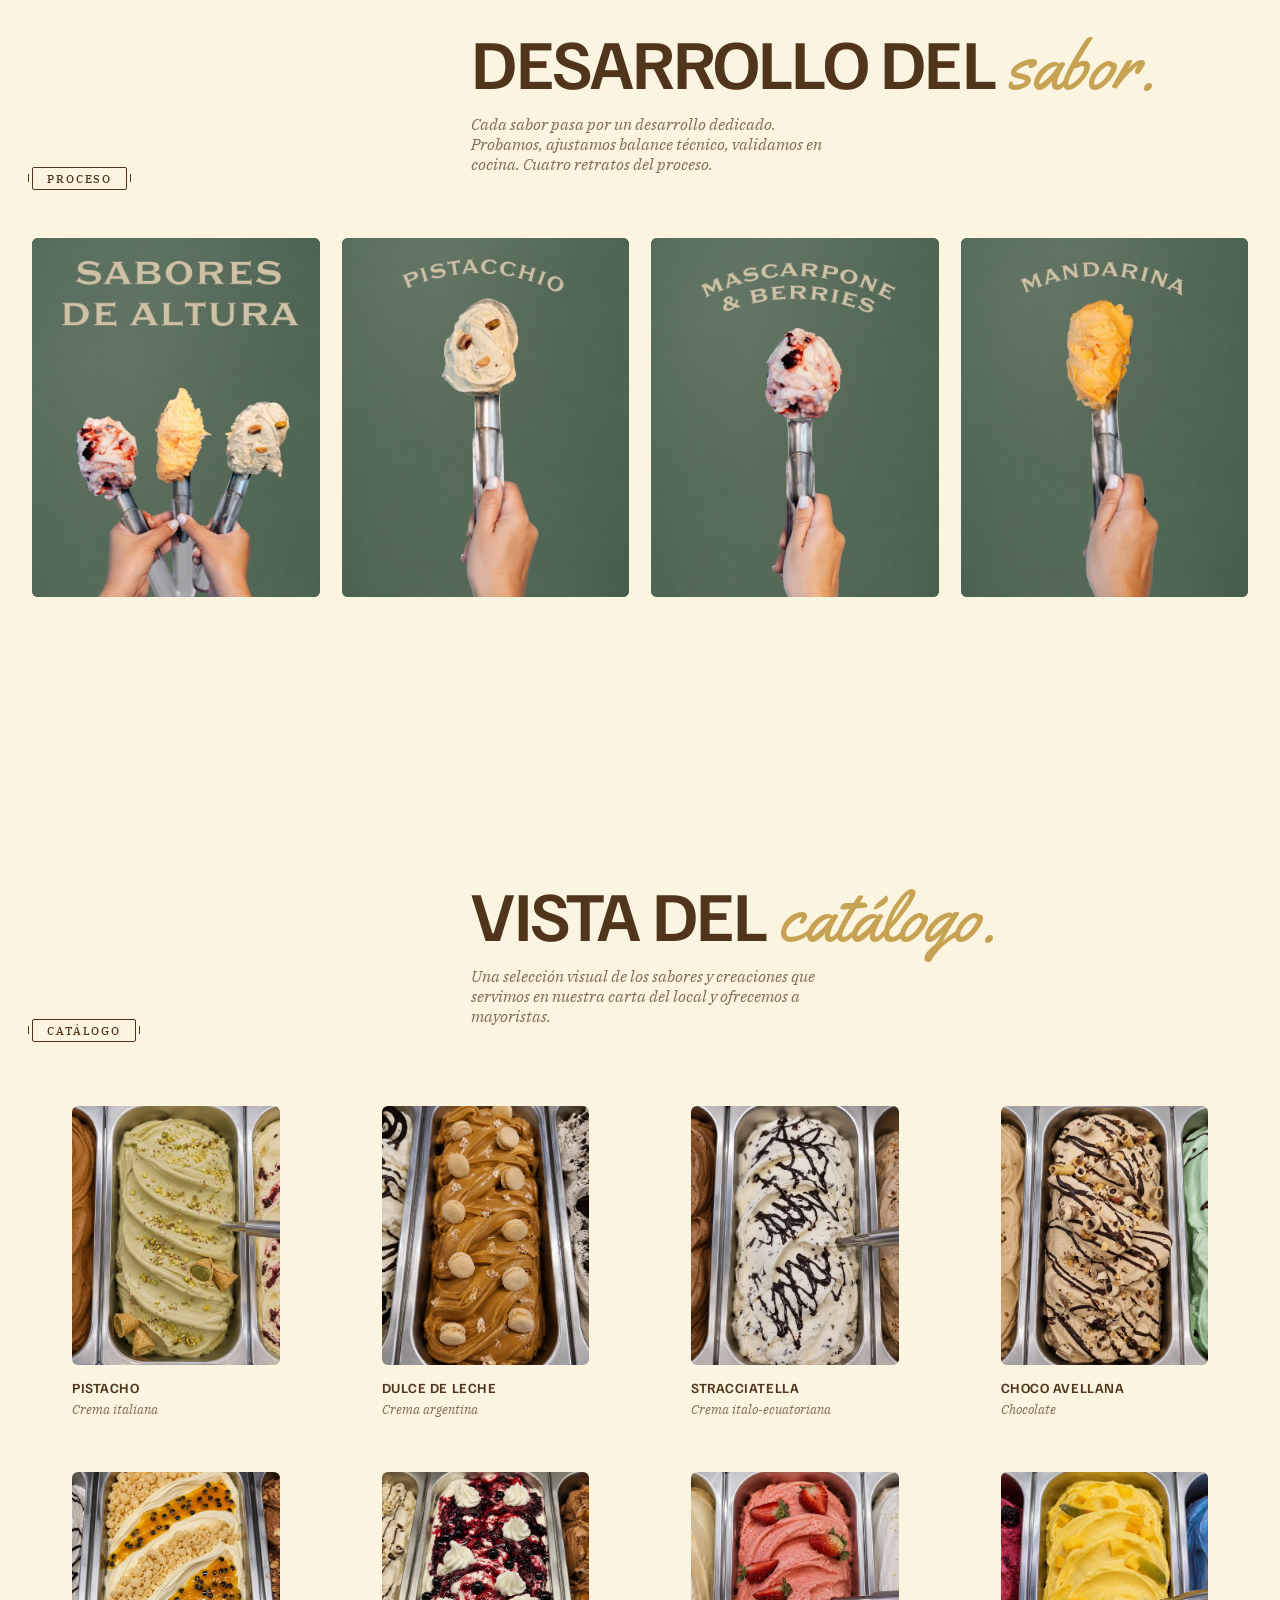
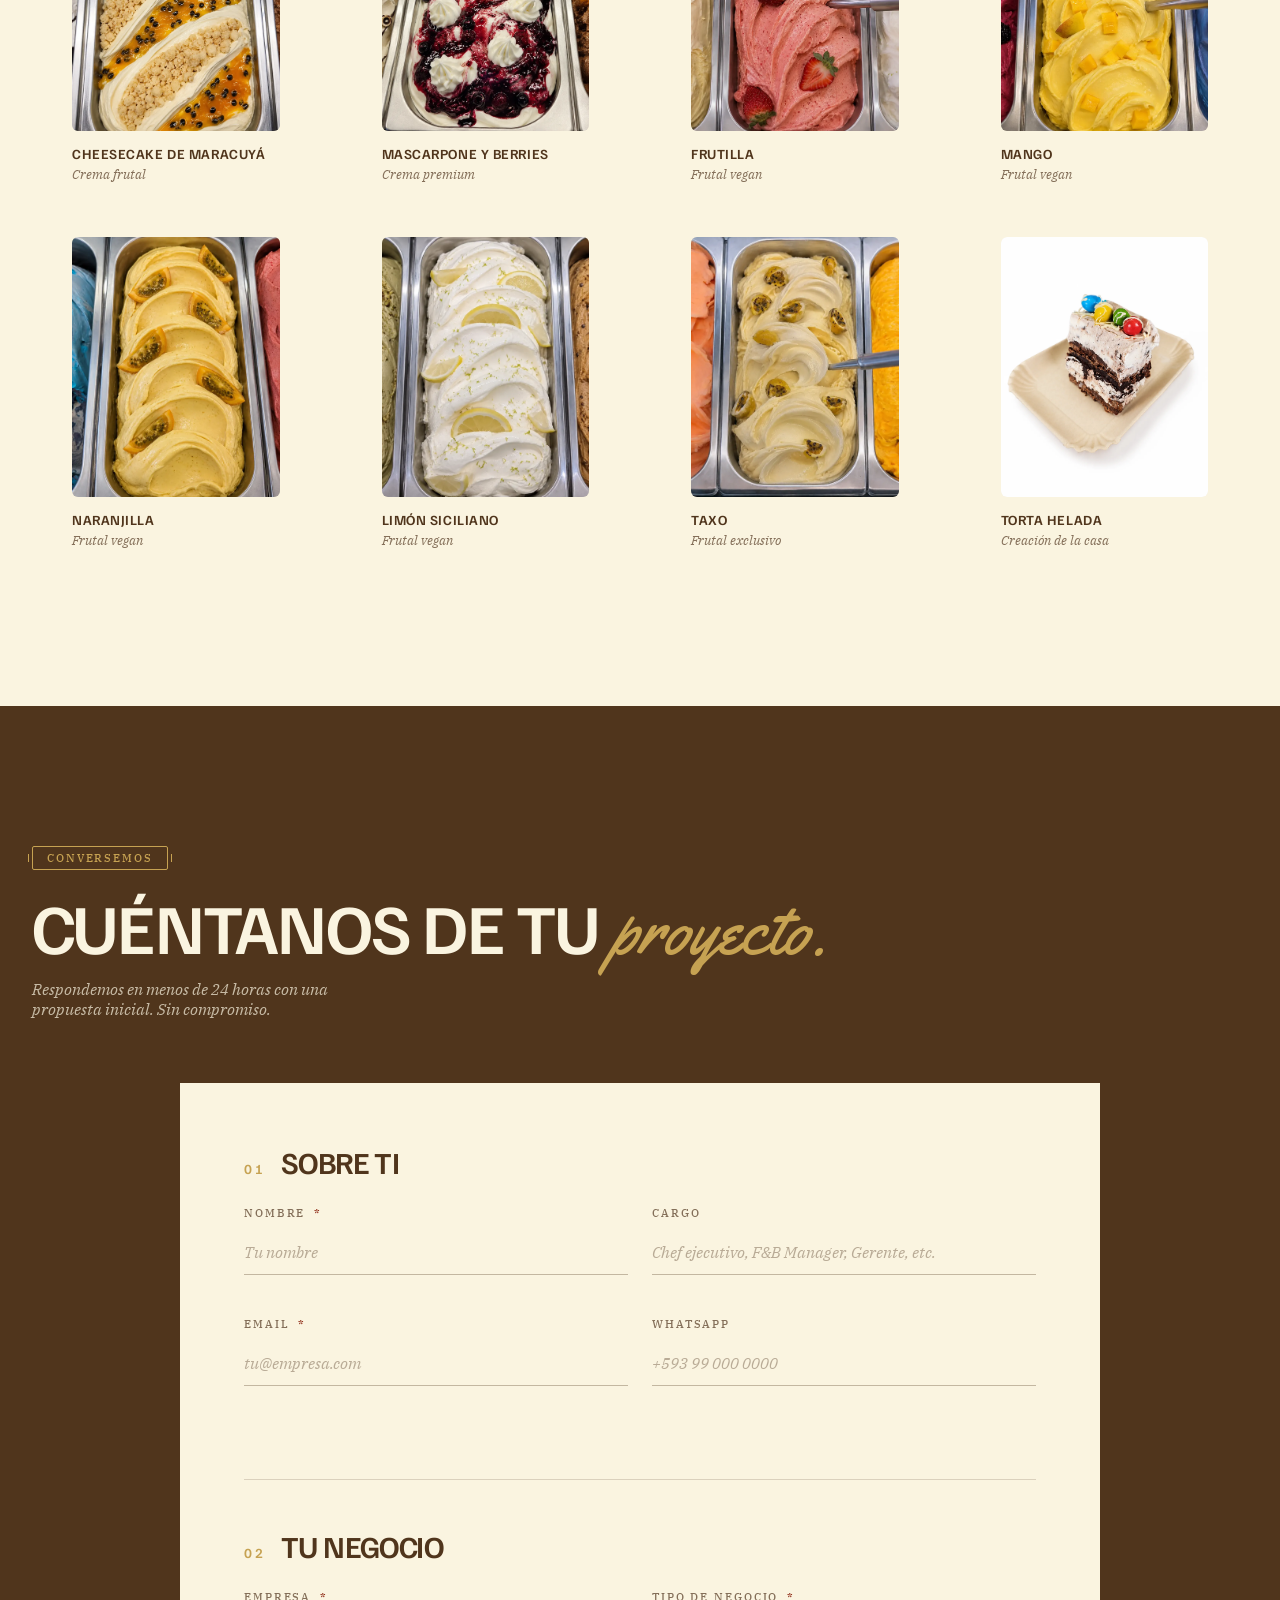
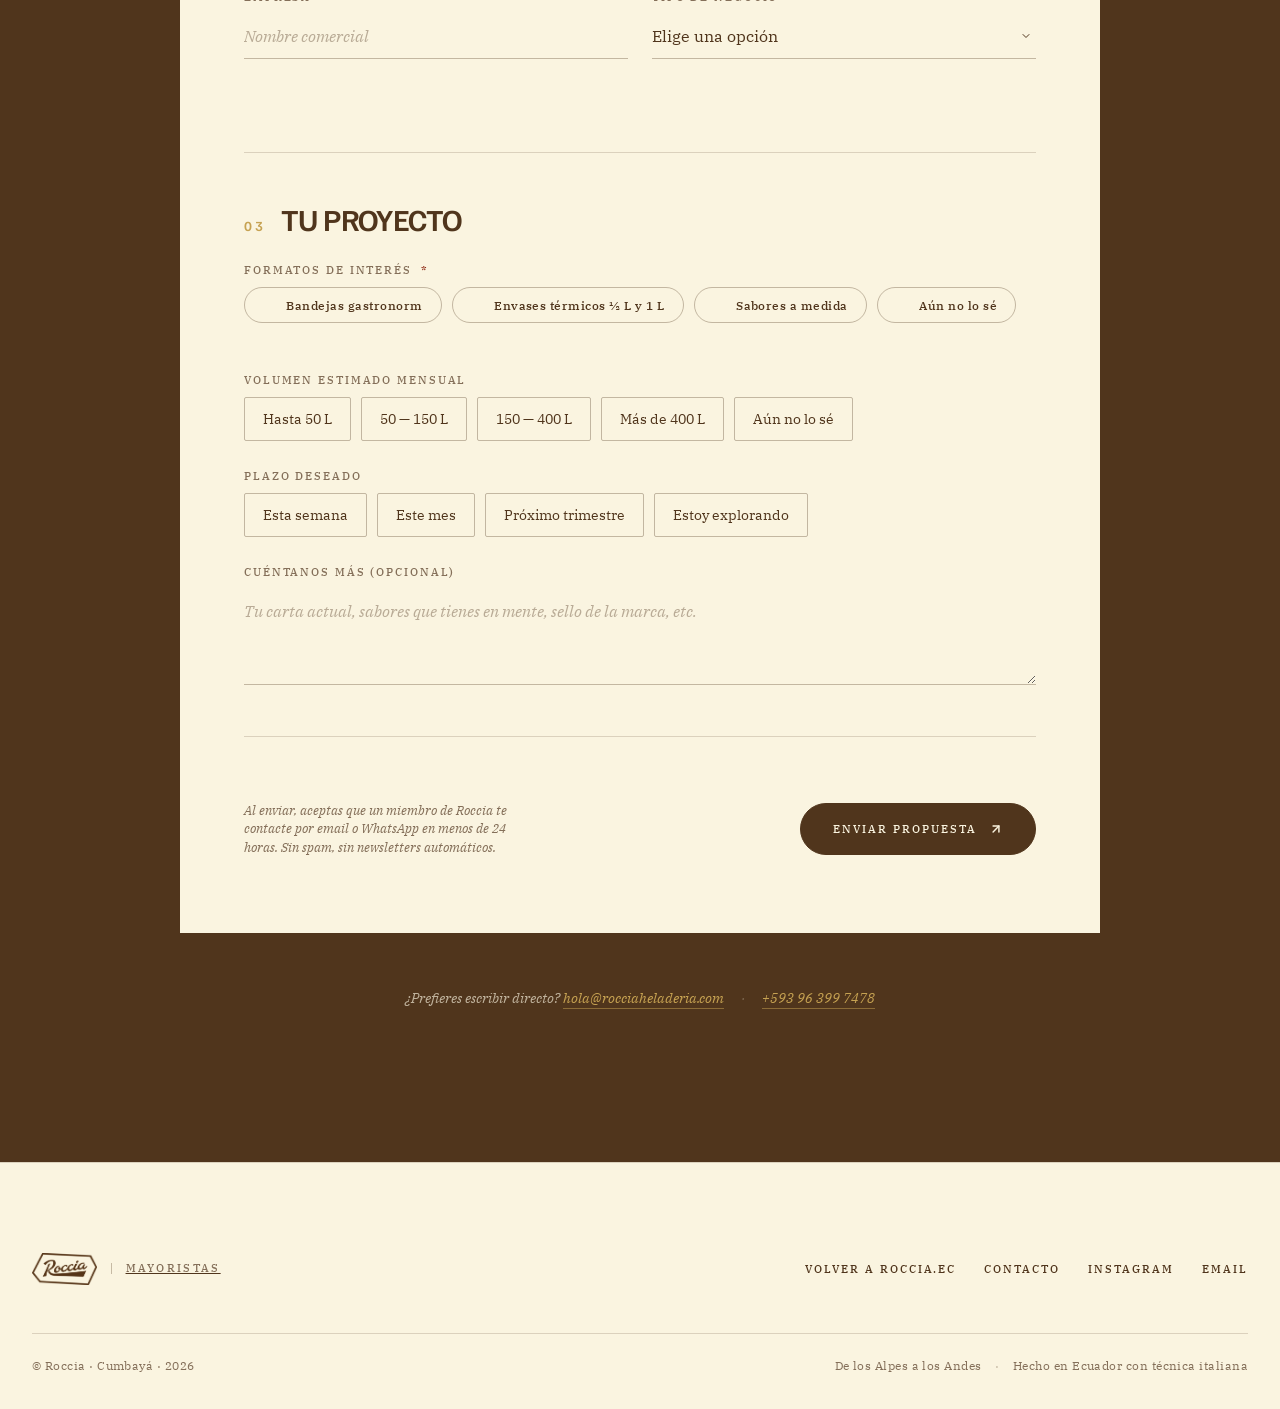
<file: mayoristas.html>
<!doctype html>
<html lang="es">
<head>
<meta charset="utf-8" />
<meta name="viewport" content="width=device-width, initial-scale=1" />
<title>Roccia · Mayoristas — Helado artesanal para tu carta</title>
<meta name="description" content="Helado artesanal italo-argentino para restaurantes, hoteles, cafeterías, catering y tiendas premium. Bandejas gastronorm, envases térmicos y sabores a medida desde nuestro laboratorio 100% italiano en Cumbayá." />
<link rel="canonical" href="https://roccia.ec/mayoristas" />
<meta property="og:type" content="website" />
<meta property="og:site_name" content="Roccia" />
<meta property="og:locale" content="es_EC" />
<meta property="og:url" content="https://roccia.ec/mayoristas" />
<meta property="og:title" content="Roccia · Mayoristas — Helado artesanal para tu carta" />
<meta property="og:description" content="Helado artesanal italo-argentino para restaurantes, hoteles, cafeterías y tiendas premium. Producción dedicada, sabores a medida, formatos profesionales." />
<meta property="og:image" content="https://roccia.ec/assets/img/photo-mantecadora.jpeg" />
<meta property="og:image:alt" content="Laboratorio Roccia · mantecadora trabajando un sorbete" />
<meta name="twitter:card" content="summary_large_image" />
<meta name="twitter:title" content="Roccia · Mayoristas" />
<meta name="twitter:description" content="Helado artesanal para restaurantes, hoteles y catering. Conversemos." />
<meta name="twitter:image" content="https://roccia.ec/assets/img/photo-mantecadora.jpeg" />
<meta name="theme-color" content="#50351c" />

<script type="application/ld+json">
{
  "@context": "https://schema.org",
  "@type": "WebPage",
  "name": "Mayoristas — Roccia Heladería",
  "description": "Servicio mayorista de gelato artesanal Roccia para restaurantes, hoteles y eventos en Quito y valles.",
  "url": "https://roccia.ec/mayoristas",
  "isPartOf": { "@id": "https://roccia.ec/#business" },
  "about": { "@id": "https://roccia.ec/#business" },
  "mainEntity": { "@id": "https://roccia.ec/#business" }
}
</script>

<link rel="icon" type="image/png" sizes="32x32" href="/favicon-32x32.png" />
<link rel="icon" type="image/png" sizes="16x16" href="/favicon-16x16.png" />
<link rel="shortcut icon" href="/favicon.ico" />
<link rel="apple-touch-icon" sizes="180x180" href="/apple-touch-icon.png" />
<link rel="manifest" href="/manifest.webmanifest" />

<link rel="preconnect" href="https://fonts.googleapis.com" />
<link rel="preconnect" href="https://fonts.gstatic.com" crossorigin />
<link href="https://fonts.googleapis.com/css2?family=Familjen+Grotesk:wght@400;500;600;700&family=IBM+Plex+Serif:ital,wght@0,300;0,400;0,500;0,600;1,300;1,400;1,500&family=Yellowtail&display=swap" rel="stylesheet" />

<link rel="stylesheet" href="assets/css/roccia-system.css" />

<style>
  /* ────────────────────────────────────────────
     Mayoristas · estilos específicos
     Hereda de assets/css/roccia-system.css.
     Tono: un escalón más sobrio que la home.
     ──────────────────────────────────────────── */

  /* ── Hero (sobrio, no full-bleed) ───────── */
  .m-hero {
    position: relative;
    padding: clamp(140px, 16vw, 220px) 0 clamp(80px, 10vw, 140px);
    background: var(--crema);
    overflow: hidden;
  }
  .m-hero::before {
    content: '';
    position: absolute; inset: 0;
    background-image: radial-gradient(circle at 1px 1px, rgba(80, 53, 28, 0.07) 1px, transparent 0);
    background-size: 6px 6px;
    pointer-events: none;
    opacity: 0.6;
  }
  .m-hero-grid {
    display: grid;
    grid-template-columns: 7fr 5fr;
    gap: clamp(40px, 6vw, 96px);
    align-items: center;
    position: relative;
    z-index: 2;
  }
  @media (max-width: 880px) { .m-hero-grid { grid-template-columns: 1fr; } }

  .m-hero-meta {
    display: flex; align-items: center; gap: 14px; flex-wrap: wrap;
    margin-bottom: 32px;
  }
  .m-hero-caption {
    font-family: var(--serif);
    font-style: italic;
    font-weight: 300;
    font-size: 14px;
    color: var(--cafe-medio);
  }

  .m-hero-headline {
    font-family: var(--display);
    font-weight: 600;
    font-size: clamp(52px, 8vw, 128px);
    letter-spacing: -0.025em;
    line-height: 0.92;
    text-transform: uppercase;
    margin: 0 0 32px;
    color: var(--cafe-oscuro);
    max-width: 12ch;
  }
  .m-hero-headline em {
    font-family: var(--script);
    font-style: normal;
    font-weight: 400;
    text-transform: none;
    color: var(--mostaza);
    letter-spacing: 0;
    font-size: 0.78em;
    display: inline-block;
    transform: translateY(0.06em);
  }
  .m-hero-headline .dot { color: var(--mostaza); }

  .m-hero-sub {
    font-family: var(--serif);
    font-size: clamp(15px, 1.3vw, 18px);
    line-height: 1.6;
    color: var(--cafe-neutro);
    max-width: 56ch;
    margin: 0 0 36px;
  }

  .m-hero-ctas { display: flex; align-items: center; gap: 20px; flex-wrap: wrap; }
  .m-hero-link {
    display: inline-flex; align-items: center; gap: 8px;
    color: var(--cafe-oscuro);
    text-decoration: none;
    font-family: var(--serif);
    font-size: 13px;
    border-bottom: 1px solid rgba(80, 53, 28, 0.4);
    padding-bottom: 4px;
  }
  .m-hero-link:hover { border-bottom-color: var(--cafe-oscuro); }

  .m-hero-photo-wrap {
    position: relative;
    aspect-ratio: 4/5;
    overflow: visible;
  }
  .m-hero-photo {
    width: 100%; height: 100%;
    background-image: url('assets/img/photo-modelo-affogato.jpg');
    background-size: cover;
    background-position: center;
    filter: sepia(0.18) saturate(0.92) contrast(1.04);
  }
  .m-hero-stamp-tr {
    position: absolute;
    top: -18px; right: -14px;
    transform: rotate(6deg);
    color: var(--cafe-oscuro);
    background: var(--crema);
    padding: 6px 14px 5px;
  }
  .m-hero-stamp-bl {
    position: absolute;
    bottom: -16px; left: -14px;
    transform: rotate(-3deg);
    color: var(--cafe-oscuro);
    background: var(--crema);
    padding: 6px 14px 5px;
  }
  .m-hero-meta-bottom {
    margin-top: 20px;
    display: flex; align-items: center; gap: 12px;
    font-family: var(--serif);
    font-style: italic;
    font-size: 13px;
    color: var(--cafe-medio);
  }
  .m-hero-meta-bottom .bullet { width: 4px; height: 4px; border-radius: 50%; background: var(--cafe-medio); display: inline-block; }

  /* ── Marquee crema (no oscuro) ──────────── */
  .m-marquee {
    background: var(--crema-warm);
    color: var(--cafe-oscuro);
    padding: 26px 0;
    border-top: 1px solid rgba(80, 53, 28, 0.18);
    border-bottom: 1px solid rgba(80, 53, 28, 0.18);
    overflow: hidden;
  }
  .m-marquee-item {
    font-family: var(--display);
    font-weight: 500;
    text-transform: uppercase;
    letter-spacing: -0.01em;
    font-size: clamp(20px, 2.4vw, 32px);
    display: inline-flex; align-items: center; gap: 64px;
  }
  .m-marquee-star { color: var(--mostaza); font-weight: 300; }

  /* ── Pilares ─────────────────────────────── */
  .pilares-grid {
    display: grid;
    grid-template-columns: repeat(3, 1fr);
    gap: 1px;
    background: rgba(80, 53, 28, 0.18);
    margin-top: clamp(48px, 6vw, 80px);
  }
  @media (max-width: 880px) { .pilares-grid { grid-template-columns: 1fr; } }
  .pilar {
    background: var(--crema);
    padding: clamp(36px, 4vw, 56px) clamp(28px, 3.5vw, 44px);
    display: flex; flex-direction: column;
    min-height: 380px;
  }
  .pilar-num {
    font-family: var(--display);
    font-weight: 600;
    font-size: 14px;
    letter-spacing: 0.18em;
    color: var(--mostaza);
    margin-bottom: 28px;
  }
  .pilar-icon {
    width: 36px; height: 36px;
    color: var(--cafe-oscuro);
    margin-bottom: 24px;
  }
  .pilar-icon svg { width: 100%; height: 100%; }
  .pilar-title {
    font-family: var(--display);
    font-weight: 600;
    font-size: clamp(28px, 3vw, 40px);
    letter-spacing: -0.02em;
    text-transform: uppercase;
    line-height: 1;
    margin: 0 0 16px;
    color: var(--cafe-oscuro);
  }
  .pilar-lead {
    font-family: var(--serif);
    font-style: italic;
    font-weight: 300;
    font-size: 17px;
    line-height: 1.5;
    color: var(--cafe-medio);
    margin: 0 0 18px;
    max-width: 32ch;
  }
  .pilar-body {
    font-family: var(--serif);
    font-size: 15px;
    line-height: 1.65;
    color: var(--cafe-neutro);
    margin: 0;
    max-width: 38ch;
  }

  /* ── Casos de uso ────────────────────────── */
  .casos {
    background: var(--cafe-oscuro);
    color: var(--crema);
  }
  .casos-grid {
    display: grid;
    grid-template-columns: repeat(3, 1fr);
    gap: 20px;
    margin-top: clamp(48px, 6vw, 80px);
  }
  @media (max-width: 1100px) { .casos-grid { grid-template-columns: repeat(2, 1fr); } }
  @media (max-width: 720px)  { .casos-grid { grid-template-columns: 1fr; } }
  .caso {
    background: rgba(250, 244, 224, 0.04);
    border: 1px solid rgba(250, 244, 224, 0.12);
    display: flex; flex-direction: column;
    overflow: hidden;
    position: relative;
    transition: background .3s ease, border-color .3s ease, transform .3s ease;
  }
  .caso:hover { background: rgba(250, 244, 224, 0.06); border-color: rgba(250, 244, 224, 0.22); }
  .caso.featured { border-color: var(--mostaza); }
  .caso-photo {
    aspect-ratio: 4/3;
    background-size: cover;
    background-position: center;
    filter: sepia(0.22) saturate(0.85) contrast(1.04) brightness(0.85);
    position: relative;
  }
  .caso-photo::after {
    content: '';
    position: absolute; inset: 0;
    background: linear-gradient(180deg, rgba(40,24,12,0) 60%, rgba(40,24,12,0.55) 100%);
  }
  .caso-tag {
    position: absolute; top: 14px; left: 14px;
    z-index: 2;
    color: var(--crema);
    background: rgba(80, 53, 28, 0.78);
    border-color: rgba(250, 244, 224, 0.5);
    backdrop-filter: blur(6px);
  }
  .caso.featured .caso-tag {
    background: var(--mostaza);
    color: var(--cafe-oscuro);
    border-color: var(--mostaza);
  }
  .caso-body { padding: 28px 28px 32px; flex: 1; display: flex; flex-direction: column; gap: 12px; }
  .caso-title {
    font-family: var(--display);
    font-weight: 600;
    font-size: 24px;
    letter-spacing: -0.02em;
    text-transform: uppercase;
    line-height: 1.05;
    color: var(--crema);
    margin: 0;
  }
  .caso-desc {
    font-family: var(--serif);
    font-size: 14.5px;
    line-height: 1.55;
    color: rgba(250, 244, 224, 0.78);
    margin: 0;
  }
  .caso-example {
    font-family: var(--serif);
    font-style: italic;
    font-weight: 300;
    font-size: 13px;
    line-height: 1.5;
    color: var(--mostaza);
    border-top: 1px solid rgba(250, 244, 224, 0.14);
    padding-top: 14px;
    margin-top: auto;
  }
  .caso-example .label {
    font-family: var(--serif);
    font-style: normal;
    font-weight: 500;
    font-size: 9.5px;
    letter-spacing: 0.2em;
    text-transform: uppercase;
    color: rgba(250, 244, 224, 0.6);
    display: block;
    margin-bottom: 6px;
  }

  /* ── Formatos ────────────────────────────── */
  .formatos-grid {
    display: grid;
    grid-template-columns: repeat(3, 1fr);
    gap: 1px;
    background: rgba(80, 53, 28, 0.18);
    margin-top: clamp(48px, 6vw, 80px);
  }
  @media (max-width: 880px) { .formatos-grid { grid-template-columns: 1fr; } }
  .formato {
    background: var(--crema);
    padding: clamp(36px, 4vw, 56px) clamp(28px, 3.5vw, 44px);
    display: flex; flex-direction: column;
    min-height: 480px;
    position: relative;
  }
  .formato.featured {
    background: var(--cafe-oscuro);
    color: var(--crema);
  }
  .formato-roman {
    font-family: var(--display);
    font-weight: 600;
    font-size: clamp(56px, 7vw, 96px);
    letter-spacing: -0.04em;
    line-height: 0.85;
    color: var(--cafe-oscuro);
    margin-bottom: 22px;
    opacity: 0.18;
  }
  .formato.featured .formato-roman { color: var(--mostaza); opacity: 1; }
  .formato-tag {
    position: absolute; top: 28px; right: 28px;
    color: var(--mostaza);
    border-color: var(--mostaza);
  }
  .formato-title {
    font-family: var(--display);
    font-weight: 600;
    font-size: clamp(28px, 3vw, 38px);
    letter-spacing: -0.02em;
    text-transform: uppercase;
    line-height: 1;
    margin: 0 0 16px;
    color: var(--cafe-oscuro);
  }
  .formato.featured .formato-title { color: var(--crema); }
  .formato-lead {
    font-family: var(--serif);
    font-style: italic;
    font-weight: 300;
    font-size: 17px;
    line-height: 1.5;
    color: var(--cafe-medio);
    margin: 0 0 26px;
    max-width: 30ch;
  }
  .formato.featured .formato-lead { color: rgba(250, 244, 224, 0.78); }
  .formato-specs {
    list-style: none; padding: 0; margin: 0 0 28px;
    display: flex; flex-direction: column; gap: 14px;
  }
  .formato-specs li {
    display: grid;
    grid-template-columns: 16px 1fr;
    gap: 12px;
    align-items: start;
    font-family: var(--serif);
    font-size: 14.5px;
    line-height: 1.5;
    color: var(--cafe-neutro);
  }
  .formato.featured .formato-specs li { color: rgba(250, 244, 224, 0.85); }
  .formato-specs svg {
    width: 14px; height: 14px;
    color: var(--mostaza);
    margin-top: 5px;
  }
  .formato-ideal {
    margin-top: auto;
    padding-top: 22px;
    border-top: 1px solid rgba(80, 53, 28, 0.22);
  }
  .formato.featured .formato-ideal { border-top-color: rgba(250, 244, 224, 0.18); }
  .formato-ideal .label {
    font-family: var(--serif);
    font-weight: 500;
    font-size: 9.5px;
    letter-spacing: 0.2em;
    text-transform: uppercase;
    color: var(--cafe-medio);
    display: block;
    margin-bottom: 8px;
  }
  .formato.featured .formato-ideal .label { color: rgba(250, 244, 224, 0.55); }
  .formato-ideal .text {
    font-family: var(--serif);
    font-style: italic;
    font-size: 14px;
    color: var(--cafe-oscuro);
    line-height: 1.5;
  }
  .formato.featured .formato-ideal .text { color: var(--crema); }

  /* ── Proceso ─────────────────────────────── */
  .proceso-section { background: var(--crema-warm); }
  .proceso-track {
    display: grid;
    grid-template-columns: repeat(5, 1fr);
    gap: 0;
    margin-top: clamp(48px, 6vw, 72px);
    position: relative;
  }
  .proceso-track::before {
    content: '';
    position: absolute;
    top: 32px; left: 10%; right: 10%;
    height: 1px;
    background: rgba(80, 53, 28, 0.28);
    z-index: 0;
  }
  @media (max-width: 880px) {
    .proceso-track { grid-template-columns: 1fr; gap: 32px; }
    .proceso-track::before { display: none; }
  }
  .proceso-step {
    position: relative;
    z-index: 1;
    padding: 0 clamp(12px, 1.4vw, 24px);
    display: flex; flex-direction: column; align-items: flex-start; gap: 14px;
  }
  .proceso-dot {
    width: 64px; height: 64px;
    border-radius: 50%;
    background: var(--crema-warm);
    border: 1px solid rgba(80, 53, 28, 0.32);
    display: grid; place-items: center;
    font-family: var(--display);
    font-weight: 600;
    font-size: 20px;
    color: var(--cafe-oscuro);
  }
  .proceso-step.active .proceso-dot {
    background: var(--cafe-oscuro);
    color: var(--mostaza);
    border-color: var(--cafe-oscuro);
  }
  .proceso-when {
    font-family: var(--serif);
    font-weight: 500;
    font-size: 10px;
    letter-spacing: 0.22em;
    text-transform: uppercase;
    color: var(--mostaza);
    margin-top: 2px;
  }
  .proceso-title {
    font-family: var(--display);
    font-weight: 600;
    font-size: 22px;
    letter-spacing: -0.015em;
    text-transform: uppercase;
    color: var(--cafe-oscuro);
    line-height: 1.05;
    margin: 0;
  }
  .proceso-desc {
    font-family: var(--serif);
    font-size: 14px;
    line-height: 1.55;
    color: var(--cafe-neutro);
    margin: 0;
    max-width: 28ch;
  }

  /* ── Laboratorio ─────────────────────────── */
  .lab-section { background: var(--crema); }
  .lab-grid {
    display: grid;
    grid-template-columns: 5fr 6fr;
    gap: clamp(40px, 6vw, 96px);
    align-items: stretch;
    margin-top: clamp(40px, 5vw, 64px);
  }
  @media (max-width: 880px) { .lab-grid { grid-template-columns: 1fr; } }
  .lab-photo-wrap {
    position: relative;
    aspect-ratio: 4/5;
    overflow: hidden;
    background: var(--crema-warm);
  }
  .lab-photo {
    position: absolute; inset: 0;
    background-image: url('assets/img/photo-mantecadora.jpeg');
    background-size: cover;
    background-position: center;
    filter: sepia(0.22) saturate(0.88) contrast(1.04);
  }
  .lab-photo-overlay {
    position: absolute; inset: 0;
    background: linear-gradient(180deg, rgba(40,24,12,0) 45%, rgba(40,24,12,0.85) 100%);
    display: flex; flex-direction: column; justify-content: flex-end;
    padding: clamp(24px, 3vw, 36px);
    color: var(--crema);
  }
  .lab-photo-overlay .quote {
    font-family: var(--serif);
    font-style: italic;
    font-size: clamp(17px, 1.6vw, 22px);
    line-height: 1.4;
    color: var(--crema);
    max-width: 26ch;
  }
  .lab-photo-overlay .attrib {
    font-family: var(--serif);
    font-weight: 500;
    font-size: 10px;
    letter-spacing: 0.2em;
    text-transform: uppercase;
    color: var(--mostaza);
    margin-top: 12px;
  }

  .lab-blocks { display: flex; flex-direction: column; gap: 32px; }
  .lab-block {
    display: grid;
    grid-template-columns: 36px 1fr;
    gap: 22px;
    padding-bottom: 28px;
    border-bottom: 1px solid rgba(80, 53, 28, 0.18);
  }
  .lab-block:last-child { border-bottom: 0; padding-bottom: 0; }
  .lab-block-icon {
    width: 28px; height: 28px;
    color: var(--mostaza);
    margin-top: 4px;
  }
  .lab-block h4 {
    font-family: var(--display);
    font-weight: 600;
    font-size: 22px;
    letter-spacing: -0.015em;
    text-transform: uppercase;
    color: var(--cafe-oscuro);
    margin: 0 0 10px;
    line-height: 1.05;
  }
  .lab-block p {
    font-family: var(--serif);
    font-size: 15px;
    line-height: 1.6;
    color: var(--cafe-neutro);
    margin: 0;
    max-width: 48ch;
  }

  .lab-stats {
    margin-top: clamp(48px, 6vw, 80px);
    display: grid;
    grid-template-columns: repeat(4, 1fr);
    gap: 1px;
    background: rgba(80, 53, 28, 0.18);
  }
  @media (max-width: 720px) { .lab-stats { grid-template-columns: repeat(2, 1fr); } }
  .lab-stat {
    background: var(--crema);
    padding: 36px 28px;
    display: flex; flex-direction: column; gap: 6px;
  }
  .lab-stat .num {
    font-family: var(--display);
    font-weight: 600;
    font-size: clamp(36px, 4vw, 52px);
    letter-spacing: -0.025em;
    color: var(--cafe-oscuro);
    line-height: 1;
  }
  .lab-stat .num em {
    font-family: var(--script);
    font-style: normal;
    font-weight: 400;
    color: var(--mostaza);
    font-size: 0.7em;
    letter-spacing: 0;
  }
  .lab-stat .unit {
    font-family: var(--serif);
    font-style: italic;
    font-size: 13px;
    color: var(--cafe-medio);
    margin-top: 4px;
  }
  .lab-stat .label {
    font-family: var(--serif);
    font-weight: 500;
    font-size: 9.5px;
    letter-spacing: 0.22em;
    text-transform: uppercase;
    color: var(--cafe-medio);
    margin-top: 14px;
  }

  /* Cadena de frío block */
  .lab-cold {
    margin-top: clamp(48px, 6vw, 80px);
    background: var(--cafe-oscuro);
    color: var(--crema);
    padding: clamp(40px, 5vw, 72px);
    display: grid;
    grid-template-columns: 5fr 7fr;
    gap: clamp(32px, 5vw, 80px);
    align-items: center;
  }
  @media (max-width: 880px) { .lab-cold { grid-template-columns: 1fr; } }
  .lab-cold-num {
    font-family: var(--display);
    font-weight: 600;
    font-size: clamp(120px, 16vw, 240px);
    letter-spacing: -0.05em;
    color: var(--mostaza);
    line-height: 0.85;
    margin: 0;
  }
  .lab-cold-num .deg {
    font-family: var(--display);
    font-size: 0.45em;
    vertical-align: top;
  }
  .lab-cold-text h4 {
    font-family: var(--display);
    font-weight: 600;
    font-size: clamp(28px, 3vw, 40px);
    letter-spacing: -0.025em;
    text-transform: uppercase;
    line-height: 1.05;
    margin: 0 0 18px;
  }
  .lab-cold-text h4 em {
    font-family: var(--script);
    font-style: normal;
    font-weight: 400;
    text-transform: none;
    color: var(--mostaza);
    letter-spacing: 0;
  }
  .lab-cold-text p {
    font-family: var(--serif);
    font-size: 16px;
    line-height: 1.6;
    color: rgba(250, 244, 224, 0.82);
    max-width: 50ch;
    margin: 0;
  }

  /* ── Formulario ──────────────────────────── */
  .form-section {
    background: var(--cafe-oscuro);
    color: var(--crema);
    padding: clamp(80px, 11vw, 160px) 0;
  }
  .form-head { text-align: left; margin-bottom: clamp(40px, 5vw, 64px); }
  .form-head .seal { color: var(--mostaza); border-color: var(--mostaza); }

  .form-card {
    background: var(--crema);
    color: var(--cafe-oscuro);
    padding: clamp(40px, 5vw, 72px);
    max-width: 920px;
    margin: 0 auto;
  }
  .form-section-block {
    padding-bottom: clamp(36px, 4vw, 56px);
    margin-bottom: clamp(36px, 4vw, 56px);
    border-bottom: 1px solid rgba(80, 53, 28, 0.18);
  }
  .form-section-block:last-of-type { border-bottom: 0; padding-bottom: 0; margin-bottom: 0; }
  .form-section-head {
    display: flex; align-items: baseline; gap: 16px;
    margin-bottom: 28px;
  }
  .form-section-num {
    font-family: var(--display);
    font-weight: 600;
    font-size: 14px;
    letter-spacing: 0.18em;
    color: var(--mostaza);
  }
  .form-section-title {
    font-family: var(--display);
    font-weight: 600;
    font-size: clamp(22px, 2.4vw, 32px);
    letter-spacing: -0.02em;
    text-transform: uppercase;
    color: var(--cafe-oscuro);
    line-height: 1;
    margin: 0;
  }
  .form-row {
    display: grid;
    grid-template-columns: 1fr 1fr;
    gap: 24px;
    margin-bottom: 20px;
  }
  @media (max-width: 720px) { .form-row { grid-template-columns: 1fr; } }
  .form-field { display: flex; flex-direction: column; }
  .form-field.full { grid-column: 1 / -1; }
  .form-label {
    font-family: var(--serif);
    font-weight: 500;
    font-size: 10.5px;
    letter-spacing: 0.18em;
    text-transform: uppercase;
    color: var(--cafe-medio);
    margin-bottom: 10px;
  }
  .form-label .req { color: var(--rojo); margin-left: 4px; }
  .form-input,
  .form-select,
  .form-textarea {
    background: transparent;
    border: 0;
    border-bottom: 1px solid rgba(80, 53, 28, 0.32);
    padding: 12px 0;
    font-family: var(--serif);
    font-size: 16px;
    color: var(--cafe-oscuro);
    outline: none;
    transition: border-color .2s ease;
    border-radius: 0;
    width: 100%;
  }
  .form-input::placeholder,
  .form-textarea::placeholder { color: rgba(132, 111, 89, 0.55); font-style: italic; }
  .form-input:focus,
  .form-select:focus,
  .form-textarea:focus { border-bottom-color: var(--cafe-oscuro); }
  .form-input.error,
  .form-select.error { border-bottom-color: var(--rojo); }
  .form-error {
    font-family: var(--serif);
    font-style: italic;
    font-size: 12px;
    color: var(--rojo);
    margin-top: 6px;
    min-height: 16px;
  }
  .form-select {
    appearance: none;
    -webkit-appearance: none;
    background-image: url("data:image/svg+xml;utf8,<svg xmlns='http://www.w3.org/2000/svg' width='12' height='12' viewBox='0 0 24 24' fill='none' stroke='%2350351c' stroke-width='2' stroke-linecap='round' stroke-linejoin='round'><polyline points='6 9 12 15 18 9'/></svg>");
    background-repeat: no-repeat;
    background-position: right 4px center;
    padding-right: 24px;
  }
  .form-textarea { resize: vertical; min-height: 96px; }

  .chips { display: flex; flex-wrap: wrap; gap: 10px; }
  .chip {
    border: 1px solid rgba(80, 53, 28, 0.32);
    padding: 10px 18px 9px;
    border-radius: 9999px;
    font-family: var(--serif);
    font-weight: 500;
    font-size: 12px;
    letter-spacing: 0.04em;
    color: var(--cafe-oscuro);
    cursor: pointer;
    background: transparent;
    transition: background .2s ease, color .2s ease, border-color .2s ease;
    user-select: none;
  }
  .chip:hover { border-color: var(--cafe-oscuro); }
  .chip.selected {
    background: var(--cafe-oscuro);
    color: var(--crema);
    border-color: var(--cafe-oscuro);
  }
  .chip .check {
    display: inline-block;
    width: 12px; height: 12px;
    margin-right: 8px;
    vertical-align: -2px;
    opacity: 0;
    transition: opacity .15s ease;
  }
  .chip.selected .check { opacity: 1; }

  .radio-row { display: flex; flex-wrap: wrap; gap: 10px; }
  .radio-card {
    border: 1px solid rgba(80, 53, 28, 0.32);
    padding: 12px 18px;
    border-radius: 2px;
    font-family: var(--serif);
    font-size: 13.5px;
    color: var(--cafe-oscuro);
    cursor: pointer;
    background: transparent;
    transition: background .2s ease, color .2s ease, border-color .2s ease;
    user-select: none;
  }
  .radio-card:hover { border-color: var(--cafe-oscuro); }
  .radio-card.selected {
    background: var(--cafe-oscuro);
    color: var(--crema);
    border-color: var(--cafe-oscuro);
  }

  .form-submit-row {
    margin-top: 36px;
    display: flex; align-items: center; justify-content: space-between; gap: 24px; flex-wrap: wrap;
  }
  .form-submit-row .legal {
    font-family: var(--serif);
    font-style: italic;
    font-size: 12.5px;
    color: var(--cafe-medio);
    max-width: 42ch;
    line-height: 1.5;
  }
  .form-submit {
    background: var(--cafe-oscuro);
    color: var(--crema);
    border: 1px solid var(--cafe-oscuro);
    padding: 18px 32px;
    border-radius: 9999px;
    font-family: var(--serif);
    font-weight: 500;
    font-size: 11px;
    letter-spacing: 0.18em;
    text-transform: uppercase;
    cursor: pointer;
    transition: background .25s ease, color .25s ease;
    display: inline-flex; align-items: center; gap: 12px;
  }
  .form-submit:hover { background: transparent; color: var(--cafe-oscuro); }
  .form-submit[disabled] { opacity: 0.5; cursor: not-allowed; }

  .form-alt {
    margin-top: clamp(40px, 5vw, 56px);
    text-align: center;
    font-family: var(--serif);
    font-style: italic;
    font-size: 14px;
    color: rgba(250, 244, 224, 0.65);
  }
  .form-alt a {
    color: var(--mostaza);
    text-decoration: none;
    border-bottom: 1px solid rgba(198, 162, 82, 0.5);
    padding-bottom: 1px;
  }
  .form-alt a:hover { border-bottom-color: var(--mostaza); }
  .form-alt .sep { margin: 0 14px; opacity: 0.4; }

  /* Success state */
  .form-success {
    display: none;
    text-align: center;
    padding: clamp(40px, 5vw, 64px) clamp(24px, 3vw, 48px);
  }
  .form-success.visible { display: block; }
  .form-success .seal {
    color: var(--mostaza);
    border-color: var(--mostaza);
    margin-bottom: 28px;
  }
  .form-success h3 {
    font-family: var(--display);
    font-weight: 600;
    font-size: clamp(40px, 5vw, 72px);
    letter-spacing: -0.025em;
    text-transform: uppercase;
    line-height: 1;
    color: var(--cafe-oscuro);
    margin: 0 0 22px;
  }
  .form-success h3 em {
    font-family: var(--script);
    font-style: normal;
    font-weight: 400;
    text-transform: none;
    color: var(--mostaza);
    letter-spacing: 0;
  }
  .form-success p {
    font-family: var(--serif);
    font-style: italic;
    font-size: clamp(16px, 1.5vw, 20px);
    line-height: 1.55;
    color: var(--cafe-medio);
    max-width: 48ch;
    margin: 0 auto 32px;
  }
  .form-success .summary {
    border-top: 1px solid rgba(80, 53, 28, 0.18);
    padding-top: 28px;
    margin-top: 32px;
    font-family: var(--serif);
    font-size: 13px;
    color: var(--cafe-medio);
    letter-spacing: 0.04em;
  }

  /* ── Footer mínimo ───────────────────────── */
  .m-footer {
    background: var(--crema);
    color: var(--cafe-oscuro);
    padding: clamp(56px, 7vw, 96px) 0 36px;
    border-top: 1px solid rgba(80, 53, 28, 0.18);
  }
  .m-footer-grid {
    display: flex; align-items: center; justify-content: space-between;
    gap: 32px; flex-wrap: wrap;
    margin-bottom: clamp(32px, 4vw, 48px);
  }
  .m-footer-brand { display: flex; align-items: center; gap: 14px; }
  .m-footer-brand img { height: 32px; width: auto; }
  .m-footer-brand .sub {
    font-family: var(--serif);
    font-weight: 500;
    font-size: 10.5px;
    letter-spacing: 0.22em;
    text-transform: uppercase;
    color: var(--cafe-medio);
    border-left: 1px solid rgba(80, 53, 28, 0.3);
    padding-left: 14px;
    line-height: 1;
  }
  .m-footer-nav { display: flex; gap: 28px; flex-wrap: wrap; }
  .m-footer-nav a {
    text-decoration: none;
    font-family: var(--serif);
    font-weight: 500;
    font-size: 11px;
    letter-spacing: 0.18em;
    text-transform: uppercase;
    color: var(--cafe-oscuro);
    transition: color .2s ease;
  }
  .m-footer-nav a:hover { color: var(--cafe-medio); }
  .m-footer-legal {
    border-top: 1px solid rgba(80, 53, 28, 0.18);
    padding-top: 24px;
    display: flex; align-items: center; justify-content: space-between;
    gap: 16px; flex-wrap: wrap;
    font-family: var(--serif);
    font-size: 11.5px;
    color: var(--cafe-medio);
    letter-spacing: 0.04em;
  }
  .m-footer-legal .dot-sep { margin: 0 10px; opacity: 0.5; }

  /* ── Vista del catálogo ───────────────────────────── */
  .catalogo-grid {
    display: grid;
    grid-template-columns: repeat(4, 1fr);
    gap: 22px;
    margin-top: 48px;
  }
  @media (max-width: 880px) { .catalogo-grid { grid-template-columns: repeat(2, 1fr); gap: 18px; } }
  @media (max-width: 520px) { .catalogo-grid { grid-template-columns: 1fr; } }
  .catalogo-card {
    display: flex;
    flex-direction: column;
  }
  .catalogo-photo {
    position: relative;
    aspect-ratio: 4 / 5;
    overflow: hidden;
    border-radius: 6px;
    background: var(--crema-warm);
  }
  .catalogo-photo img {
    width: 100%; height: 100%;
    object-fit: cover;
    display: block;
    transition: transform .5s ease;
  }
  .catalogo-card:hover .catalogo-photo img { transform: scale(1.04); }
  .catalogo-caption { padding-top: 14px; }
  .catalogo-name {
    font-family: var(--display);
    font-weight: 600;
    font-size: 14px;
    letter-spacing: 0.04em;
    text-transform: uppercase;
    color: var(--cafe-oscuro);
    line-height: 1.3;
  }
  .catalogo-cat {
    font-family: var(--serif);
    font-style: italic;
    font-size: 13px;
    color: var(--cafe-medio);
    margin-top: 3px;
  }

  /* ── Desarrollo del sabor ─────────────────────────── */
  .posters-grid {
    display: grid;
    grid-template-columns: repeat(4, 1fr);
    gap: 22px;
    margin-top: 48px;
  }
  @media (max-width: 880px) { .posters-grid { grid-template-columns: repeat(2, 1fr); gap: 18px; } }
  @media (max-width: 520px) { .posters-grid { grid-template-columns: 1fr; } }
  .poster-card {
    position: relative;
    aspect-ratio: 4 / 5;
    overflow: hidden;
    border-radius: 6px;
    background: var(--verde);
  }
  .poster-card img {
    width: 100%; height: 100%;
    object-fit: cover;
    display: block;
    transition: transform .5s ease;
  }
  .poster-card:hover img { transform: scale(1.04); }
</style>
</head>
<body>

<!-- ── Header ───────────────────────────────────────── -->
<nav class="nav" id="nav">
  <div class="nav-inner">
    <a href="/" class="nav-brand" aria-label="Roccia · Mayoristas">
      <img src="assets/img/logo-crema.png" alt="Roccia" class="nav-logo nav-logo-light" />
      <img src="assets/img/logo-roca.png"  alt="Roccia" class="nav-logo nav-logo-dark"  />
      <span class="nav-sub">Mayoristas</span>
    </a>
    <div class="nav-links">
      <a href="#propuesta">Propuesta</a>
      <a href="#casos">Casos</a>
      <a href="#formatos">Formatos</a>
      <a href="#proceso">Proceso</a>
      <a href="#capacidad">Laboratorio</a>
    </div>
    <a href="#contacto" class="pill nav-cta">
      Conversemos
      <svg class="arrow" width="12" height="12" viewBox="0 0 24 24" fill="none" stroke="currentColor" stroke-width="2.5" stroke-linecap="round" stroke-linejoin="round"><path d="M7 17 17 7"/><path d="M7 7h10v10"/></svg>
    </a>
  </div>
</nav>

<!-- ── Hero ─────────────────────────────────────────── -->
<header class="m-hero" id="top" data-screen-label="01 Hero">
  <div class="wrap">
    <div class="m-hero-grid">
      <div>
        <div class="m-hero-meta rise delay-1">
          <span class="seal">Mayoristas · 2026</span>
          <span class="m-hero-caption">Para restaurantes, hoteles y tiendas premium</span>
        </div>
        <h1 class="m-hero-headline rise delay-2">
          Roccia <em>en tu</em><br/>carta<span class="dot">.</span>
        </h1>
        <p class="m-hero-sub rise delay-3">
          Llevamos nuestra técnica artesanal italo-argentina a tu cocina. Bandejas gastronorm, envases térmicos y sabores a medida, producidos en nuestro laboratorio 100% italiano en Cumbayá. Misma cremosidad que servimos en mesa, en formatos pensados para tu operación.
        </p>
        <div class="m-hero-ctas rise delay-4">
          <a href="#contacto" class="pill">
            Pedir propuesta
            <svg class="arrow" width="12" height="12" viewBox="0 0 24 24" fill="none" stroke="currentColor" stroke-width="2.5" stroke-linecap="round" stroke-linejoin="round"><path d="M7 17 17 7"/><path d="M7 7h10v10"/></svg>
          </a>
          <a href="#formatos" class="m-hero-link">
            <svg width="14" height="14" viewBox="0 0 24 24" fill="none" stroke="currentColor" stroke-width="1.8" stroke-linecap="round" stroke-linejoin="round"><path d="M21 15v4a2 2 0 0 1-2 2H5a2 2 0 0 1-2-2v-4"/><polyline points="7 10 12 15 17 10"/><line x1="12" y1="15" x2="12" y2="3"/></svg>
            Ver formatos profesionales
          </a>
        </div>
      </div>
      <div class="rise delay-3">
        <div class="m-hero-photo-wrap">
          <span class="seal m-hero-stamp-tr">Postre firmado</span>
          <span class="seal m-hero-stamp-bl">Cumbayá · Ec</span>
          <div class="m-hero-photo" role="img" aria-label="Postre firmado Roccia en plato gourmet"></div>
        </div>
        <div class="m-hero-meta-bottom">
          <span>Affogato Roccia</span>
          <span class="bullet"></span>
          <span>Plato gourmet · servicio en mesa</span>
        </div>
      </div>
    </div>
  </div>
</header>

<!-- ── Marquee crema ────────────────────────────────── -->
<section class="m-marquee" aria-hidden="true">
  <div class="marquee-track">
    <span class="m-marquee-item">Restaurantes <span class="m-marquee-star">✺</span></span>
    <span class="m-marquee-item">Hoteles <span class="m-marquee-star">✺</span></span>
    <span class="m-marquee-item">Catering <span class="m-marquee-star">✺</span></span>
    <span class="m-marquee-item">Cafeterías <span class="m-marquee-star">✺</span></span>
    <span class="m-marquee-item">Tiendas premium <span class="m-marquee-star">✺</span></span>
    <span class="m-marquee-item">Restaurantes <span class="m-marquee-star">✺</span></span>
    <span class="m-marquee-item">Hoteles <span class="m-marquee-star">✺</span></span>
    <span class="m-marquee-item">Catering <span class="m-marquee-star">✺</span></span>
    <span class="m-marquee-item">Cafeterías <span class="m-marquee-star">✺</span></span>
    <span class="m-marquee-item">Tiendas premium <span class="m-marquee-star">✺</span></span>
  </div>
</section>

<!-- ── Pilares ──────────────────────────────────────── -->
<section class="section" id="propuesta" data-screen-label="03 Pilares">
  <div class="wrap">
    <div class="section-head">
      <div><span class="seal">La propuesta</span></div>
      <div>
        <h2 class="section-headline">Por qué Roccia <em>en tu mesa.</em></h2>
        <p class="section-eyebrow">Tres principios que definen lo que entregamos. Tres razones por las que un chef ejecutivo nos invita a su carta.</p>
      </div>
    </div>

    <div class="pilares-grid">
      <div class="pilar">
        <div class="pilar-num">01 / Técnica</div>
        <div class="pilar-icon">
          <svg viewBox="0 0 24 24" fill="none" stroke="currentColor" stroke-width="1.5" stroke-linecap="round" stroke-linejoin="round"><path d="M12 2v4"/><path d="m4.93 4.93 2.83 2.83"/><path d="M2 12h4"/><path d="m4.93 19.07 2.83-2.83"/><path d="M12 18v4"/><path d="m19.07 19.07-2.83-2.83"/><path d="M22 12h-4"/><path d="m19.07 4.93-2.83 2.83"/><circle cx="12" cy="12" r="3"/></svg>
        </div>
        <h3 class="pilar-title">Técnica</h3>
        <p class="pilar-lead">Gelato siciliano. Mantecación lenta. Maduración mínima de 12 horas.</p>
        <p class="pilar-body">Cada base se diseña con parámetros profesionales: PAC, POD, sólidos totales, balance de grasas y proteínas. La curva de azúcares se ajusta por sabor para una textura sedosa a -14 °C de servicio. Sin atajos industriales, sin agua añadida, sin gomas estabilizantes innecesarias.</p>
      </div>
      <div class="pilar">
        <div class="pilar-num">02 / Ingredientes</div>
        <div class="pilar-icon">
          <svg viewBox="0 0 24 24" fill="none" stroke="currentColor" stroke-width="1.5" stroke-linecap="round" stroke-linejoin="round"><path d="M12 2a4 4 0 0 0-4 4v6a4 4 0 0 0 8 0V6a4 4 0 0 0-4-4Z"/><path d="M8 22h8"/><path d="M12 18v4"/></svg>
        </div>
        <h3 class="pilar-title">Ingredientes</h3>
        <p class="pilar-lead">Pasta madre de pistacho siciliano. Cacao de Manabí. Frutas de altura.</p>
        <p class="pilar-body">Trabajamos con productores trazables: cacao fino de aroma de tres provincias ecuatorianas, leche fresca andina, frutas de proveedores directos en costa y sierra. La pasta de pistacho viene de Sicilia. El dulce de leche se cocina lento en casa, en lotes pequeños, como en Buenos Aires.</p>
      </div>
      <div class="pilar">
        <div class="pilar-num">03 / Servicio</div>
        <div class="pilar-icon">
          <svg viewBox="0 0 24 24" fill="none" stroke="currentColor" stroke-width="1.5" stroke-linecap="round" stroke-linejoin="round"><path d="M3 7h18"/><path d="M3 12h18"/><path d="M3 17h12"/><circle cx="20" cy="17" r="2"/></svg>
        </div>
        <h3 class="pilar-title">Servicio</h3>
        <p class="pilar-lead">Cadena de frío controlada. Entregas semanales. Respuesta en 24 horas.</p>
        <p class="pilar-body">Producimos por lote y entregamos a -22 °C en transporte propio refrigerado. Cada lote viene con ficha técnica, fecha de elaboración y trazabilidad. Tu chef tiene un contacto directo con nuestra cocina. Sin intermediarios, sin call centers.</p>
      </div>
    </div>
  </div>
</section>

<!-- ── Casos de uso ─────────────────────────────────── -->
<section class="casos section" id="casos" data-screen-label="04 Casos">
  <div class="wrap">
    <div class="section-head">
      <div><span class="seal" style="color: var(--mostaza); border-color: var(--mostaza);">Casos de uso</span></div>
      <div>
        <h2 class="section-headline on-dark">Cinco escenarios. <em>Una</em> técnica.</h2>
        <p class="section-eyebrow on-dark">Cada negocio tiene una operación distinta. La técnica detrás del helado se mantiene igual.</p>
      </div>
    </div>

    <div class="casos-grid">

      <article class="caso">
        <div class="caso-photo" style="background-image: url('assets/img/photo-modelo-affogato.jpg');"></div>
        <span class="seal caso-tag">Restaurantes</span>
        <div class="caso-body">
          <h3 class="caso-title">Postres firmados</h3>
          <p class="caso-desc">Helados base y combinaciones diseñadas con tu chef pastelero. Llegan en bandejas gastronorm de 5 L y 7 L, listos para emplatar.</p>
          <div class="caso-example">
            <span class="label">Ejemplo</span>
            Affogato de pistacho con bizcocho de almendra y café andino.
          </div>
        </div>
      </article>

      <article class="caso">
        <div class="caso-photo" style="background-image: url('assets/img/photo-cup-local.jpg');"></div>
        <span class="seal caso-tag">Hoteles 4-5★</span>
        <div class="caso-body">
          <h3 class="caso-title">Room service y eventos</h3>
          <p class="caso-desc">Envases térmicos de ½ L y 1 L para minibar y room service. Bandejas gastronorm de 5 L y 7 L para banquetes y eventos privados.</p>
          <div class="caso-example">
            <span class="label">Ejemplo</span>
            Envases firmados con sello del hotel para suites de huésped premium.
          </div>
        </div>
      </article>

      <article class="caso">
        <div class="caso-photo" style="background-image: url('assets/img/photo-vitrina-tortas.jpg');"></div>
        <span class="seal caso-tag">Cafeterías</span>
        <div class="caso-body">
          <h3 class="caso-title">Oferta complementaria</h3>
          <p class="caso-desc">Vitrina lista en 6 sabores rotativos. Bases para affogato y torta helada como anclas. Capacitamos a tu equipo en mantención y servicio.</p>
          <div class="caso-example">
            <span class="label">Ejemplo</span>
            Carta breve de 6 sabores con rotación mensual estacional.
          </div>
        </div>
      </article>

      <article class="caso">
        <div class="caso-photo" style="background-image: url('assets/img/photo-fresa-cone.jpeg');"></div>
        <span class="seal caso-tag">Catering</span>
        <div class="caso-body">
          <h3 class="caso-title">Eventos privados</h3>
          <p class="caso-desc">Estación de helado servida por nuestro equipo o envases individuales pre-porcionados para invitados. Volúmenes desde 30 hasta 600 invitados.</p>
          <div class="caso-example">
            <span class="label">Ejemplo</span>
            Bodas, corporativos, lanzamientos. Tres sabores firmados por evento.
          </div>
        </div>
      </article>

      <article class="caso">
        <div class="caso-photo" style="background-image: url('assets/img/photo-vitrina-frutos.jpeg');"></div>
        <span class="seal caso-tag">Tiendas premium</span>
        <div class="caso-body">
          <h3 class="caso-title">Delicatessen y gourmet</h3>
          <p class="caso-desc">Envases térmicos de 1 L etiquetados para reventa en delicatessen, mercados gourmet y tiendas de especialidad. Mínimo de pedido y rotación garantizada.</p>
          <div class="caso-example">
            <span class="label">Ejemplo</span>
            Línea de seis sabores con etiqueta Roccia para góndola refrigerada.
          </div>
        </div>
      </article>

      <article class="caso featured">
        <div class="caso-photo" style="background-image: url('assets/img/photo-mantecadora.jpeg');"></div>
        <span class="seal caso-tag">Diferenciador</span>
        <div class="caso-body">
          <h3 class="caso-title">Private label</h3>
          <p class="caso-desc">Tu marca, nuestra técnica. Desarrollamos sabores exclusivos para tu carta o tu góndola, con tu nombre y tu identidad. Producción dedicada, NDA, exclusividad por zona.</p>
          <div class="caso-example">
            <span class="label">Tu marca</span>
            Tres sabores firmados por tu chef, etiquetados con tu identidad.
          </div>
        </div>
      </article>

    </div>
  </div>
</section>

<!-- ── Formatos ─────────────────────────────────────── -->
<section class="section" id="formatos" data-screen-label="05 Formatos">
  <div class="wrap">
    <div class="section-head">
      <div><span class="seal">Formatos</span></div>
      <div>
        <h2 class="section-headline">Tres formatos <em>profesionales.</em></h2>
        <p class="section-eyebrow">Elige el que mejor se acomode a tu operación. Combinarlos es lo más común.</p>
      </div>
    </div>

    <div class="formatos-grid">

      <div class="formato">
        <div class="formato-roman">I</div>
        <h3 class="formato-title">Bandejas gastronorm</h3>
        <p class="formato-lead">Bandejas y baldes profesionales para servicio en vitrina y producción.</p>
        <ul class="formato-specs">
          <li>
            <svg viewBox="0 0 24 24" fill="none" stroke="currentColor" stroke-width="2.5" stroke-linecap="round" stroke-linejoin="round"><polyline points="20 6 9 17 4 12"/></svg>
            <span>Bandejas gastronorm 5 L y 7 L</span>
          </li>
          <li>
            <svg viewBox="0 0 24 24" fill="none" stroke="currentColor" stroke-width="2.5" stroke-linecap="round" stroke-linejoin="round"><polyline points="20 6 9 17 4 12"/></svg>
            <span>Baldes 7 L para producción alta</span>
          </li>
          <li>
            <svg viewBox="0 0 24 24" fill="none" stroke="currentColor" stroke-width="2.5" stroke-linecap="round" stroke-linejoin="round"><polyline points="20 6 9 17 4 12"/></svg>
            <span>Catálogo de 35 sabores rotativos</span>
          </li>
          <li>
            <svg viewBox="0 0 24 24" fill="none" stroke="currentColor" stroke-width="2.5" stroke-linecap="round" stroke-linejoin="round"><polyline points="20 6 9 17 4 12"/></svg>
            <span>Ficha técnica por lote</span>
          </li>
          <li>
            <svg viewBox="0 0 24 24" fill="none" stroke="currentColor" stroke-width="2.5" stroke-linecap="round" stroke-linejoin="round"><polyline points="20 6 9 17 4 12"/></svg>
            <span>Servicio óptimo a -14 °C</span>
          </li>
          <li>
            <svg viewBox="0 0 24 24" fill="none" stroke="currentColor" stroke-width="2.5" stroke-linecap="round" stroke-linejoin="round"><polyline points="20 6 9 17 4 12"/></svg>
            <span>Pedido mínimo: 5 unidades mensuales</span>
          </li>
        </ul>
        <div class="formato-ideal">
          <span class="label">Ideal para</span>
          <p class="text">Restaurantes con carta de postres, hoteles con servicio de banquetes y cafeterías con vitrina propia.</p>
        </div>
      </div>

      <div class="formato">
        <div class="formato-roman">II</div>
        <h3 class="formato-title">Envases térmicos</h3>
        <p class="formato-lead">Envases de ½ L y 1 L etiquetados, listos para reventa o consumo individual.</p>
        <ul class="formato-specs">
          <li>
            <svg viewBox="0 0 24 24" fill="none" stroke="currentColor" stroke-width="2.5" stroke-linecap="round" stroke-linejoin="round"><polyline points="20 6 9 17 4 12"/></svg>
            <span>Envases térmicos de ½ L y 1 L</span>
          </li>
          <li>
            <svg viewBox="0 0 24 24" fill="none" stroke="currentColor" stroke-width="2.5" stroke-linecap="round" stroke-linejoin="round"><polyline points="20 6 9 17 4 12"/></svg>
            <span>Tapa hermética</span>
          </li>
          <li>
            <svg viewBox="0 0 24 24" fill="none" stroke="currentColor" stroke-width="2.5" stroke-linecap="round" stroke-linejoin="round"><polyline points="20 6 9 17 4 12"/></svg>
            <span>Etiqueta Roccia o tu marca</span>
          </li>
          <li>
            <svg viewBox="0 0 24 24" fill="none" stroke="currentColor" stroke-width="2.5" stroke-linecap="round" stroke-linejoin="round"><polyline points="20 6 9 17 4 12"/></svg>
            <span>Trazabilidad y código de lote</span>
          </li>
          <li>
            <svg viewBox="0 0 24 24" fill="none" stroke="currentColor" stroke-width="2.5" stroke-linecap="round" stroke-linejoin="round"><polyline points="20 6 9 17 4 12"/></svg>
            <span>Vida útil 6 meses a -22 °C</span>
          </li>
          <li>
            <svg viewBox="0 0 24 24" fill="none" stroke="currentColor" stroke-width="2.5" stroke-linecap="round" stroke-linejoin="round"><polyline points="20 6 9 17 4 12"/></svg>
            <span>Pedido mínimo: 60 envases mensuales</span>
          </li>
        </ul>
        <div class="formato-ideal">
          <span class="label">Ideal para</span>
          <p class="text">Tiendas premium, minibar de hotel, eventos y delicatessen.</p>
        </div>
      </div>

      <div class="formato featured">
        <span class="seal formato-tag">Más demandado</span>
        <div class="formato-roman">III</div>
        <h3 class="formato-title">Sabores a medida</h3>
        <p class="formato-lead">Private label. Tu marca, nuestra técnica. Desarrollo dedicado.</p>
        <ul class="formato-specs">
          <li>
            <svg viewBox="0 0 24 24" fill="none" stroke="currentColor" stroke-width="2.5" stroke-linecap="round" stroke-linejoin="round"><polyline points="20 6 9 17 4 12"/></svg>
            <span>Desarrollo de receta exclusiva con tu chef</span>
          </li>
          <li>
            <svg viewBox="0 0 24 24" fill="none" stroke="currentColor" stroke-width="2.5" stroke-linecap="round" stroke-linejoin="round"><polyline points="20 6 9 17 4 12"/></svg>
            <span>2 a 3 rondas de degustación</span>
          </li>
          <li>
            <svg viewBox="0 0 24 24" fill="none" stroke="currentColor" stroke-width="2.5" stroke-linecap="round" stroke-linejoin="round"><polyline points="20 6 9 17 4 12"/></svg>
            <span>NDA y exclusividad por zona</span>
          </li>
          <li>
            <svg viewBox="0 0 24 24" fill="none" stroke="currentColor" stroke-width="2.5" stroke-linecap="round" stroke-linejoin="round"><polyline points="20 6 9 17 4 12"/></svg>
            <span>Etiquetado bajo tu marca</span>
          </li>
          <li>
            <svg viewBox="0 0 24 24" fill="none" stroke="currentColor" stroke-width="2.5" stroke-linecap="round" stroke-linejoin="round"><polyline points="20 6 9 17 4 12"/></svg>
            <span>Producción dedicada por lote</span>
          </li>
        </ul>
        <div class="formato-ideal">
          <span class="label">Ideal para</span>
          <p class="text">Hoteles 5★, cadenas premium y proyectos gourmet con identidad propia.</p>
        </div>
      </div>

    </div>
  </div>
</section>

<!-- ── Proceso ──────────────────────────────────────── -->
<section class="proceso-section section" id="proceso" data-screen-label="06 Proceso">
  <div class="wrap">
    <div class="section-head">
      <div><span class="seal">Cómo trabajamos</span></div>
      <div>
        <h2 class="section-headline">De la consulta a <em>tu cocina,</em> en tres semanas.</h2>
        <p class="section-eyebrow">Un proceso ordenado para que sepas qué esperar en cada momento.</p>
      </div>
    </div>

    <div class="proceso-track">
      <div class="proceso-step active">
        <div class="proceso-dot">01</div>
        <div class="proceso-when">Día 1</div>
        <h3 class="proceso-title">Consulta</h3>
        <p class="proceso-desc">Conversación inicial de 30 minutos. Entendemos tu operación, volúmenes y necesidades.</p>
      </div>
      <div class="proceso-step">
        <div class="proceso-dot">02</div>
        <div class="proceso-when">Días 3 — 5</div>
        <h3 class="proceso-title">Degustación</h3>
        <p class="proceso-desc">Visita a nuestro laboratorio o degustación en tu cocina. Probamos sabores y formatos.</p>
      </div>
      <div class="proceso-step">
        <div class="proceso-dot">03</div>
        <div class="proceso-when">Días 7 — 10</div>
        <h3 class="proceso-title">Propuesta</h3>
        <p class="proceso-desc">Documento con sabores, formatos, precios mayoristas y condiciones logísticas.</p>
      </div>
      <div class="proceso-step">
        <div class="proceso-dot">04</div>
        <div class="proceso-when">Semana 3</div>
        <h3 class="proceso-title">Producción inicial</h3>
        <p class="proceso-desc">Primer lote producido y entregado en tu cocina. Capacitación al equipo si aplica.</p>
      </div>
      <div class="proceso-step">
        <div class="proceso-dot">05</div>
        <div class="proceso-when">En adelante</div>
        <h3 class="proceso-title">Entregas regulares</h3>
        <p class="proceso-desc">Cronograma de entrega semanal o quincenal. Un contacto directo con nuestra cocina.</p>
      </div>
    </div>
  </div>
</section>

<!-- ── Laboratorio ──────────────────────────────────── -->
<section class="lab-section section" id="capacidad" data-screen-label="07 Laboratorio">
  <div class="wrap">
    <div class="section-head">
      <div><span class="seal">Capacidad</span></div>
      <div>
        <h2 class="section-headline">Un laboratorio <em>100% italiano.</em></h2>
        <p class="section-eyebrow">Equipamiento importado directamente desde Italia. Las mismas máquinas que usan las mejores gelaterías de Bolonia y Bérgamo, instaladas en Cumbayá.</p>
      </div>
    </div>

    <div class="lab-grid">
      <div class="lab-photo-wrap">
        <div class="lab-photo" role="img" aria-label="Laboratorio Roccia en Cumbayá"></div>
        <div class="lab-photo-overlay">
          <p class="quote">Donde la tradición italiana se encuentra con la altura andina.</p>
          <p class="attrib">Laboratorio Roccia · Cumbayá</p>
        </div>
      </div>

      <div class="lab-blocks">
        <div class="lab-block">
          <div class="lab-block-icon">
            <svg viewBox="0 0 24 24" fill="none" stroke="currentColor" stroke-width="1.5" stroke-linecap="round" stroke-linejoin="round"><rect x="2" y="6" width="20" height="14" rx="2"/><path d="M6 6V4a2 2 0 0 1 2-2h8a2 2 0 0 1 2 2v2"/><path d="M12 11v5"/><path d="M9 14h6"/></svg>
          </div>
          <div>
            <h4>Equipamiento de origen italiano</h4>
            <p>Mantecadoras verticales, pasteurizadores combinados, abatidores de temperatura. Estándar profesional, las mismas máquinas que las mejores gelaterías de Bolonia o Bérgamo. Comunicamos la capacidad, no el inventario.</p>
          </div>
        </div>

        <div class="lab-block">
          <div class="lab-block-icon">
            <svg viewBox="0 0 24 24" fill="none" stroke="currentColor" stroke-width="1.5" stroke-linecap="round" stroke-linejoin="round"><path d="M12 2 4 6v6c0 5 3.5 9.5 8 10 4.5-.5 8-5 8-10V6Z"/><path d="m9 12 2 2 4-4"/></svg>
          </div>
          <div>
            <h4>Técnica artesanal certificada</h4>
            <p>Diseñamos cada base con parámetros profesionales: PAC, POD, sólidos totales, balance de grasas y proteínas. Maduración en frío durante 12 horas mínimo antes de mantecar. Sin atajos, sin gomas innecesarias, sin agua añadida.</p>
          </div>
        </div>

        <div class="lab-block">
          <div class="lab-block-icon">
            <svg viewBox="0 0 24 24" fill="none" stroke="currentColor" stroke-width="1.5" stroke-linecap="round" stroke-linejoin="round"><path d="M3 3v18h18"/><path d="m7 14 4-4 4 4 5-5"/></svg>
          </div>
          <div>
            <h4>Control de calidad por lote</h4>
            <p>Cada lote lleva ficha técnica, fecha de elaboración, lote y trazabilidad de ingredientes. Análisis sensorial interno antes de despacho. Si algo no pasa la prueba, no sale del laboratorio. Así de simple.</p>
          </div>
        </div>
      </div>
    </div>

    <!-- Stats -->
    <div class="lab-stats">
      <div class="lab-stat">
        <div class="num">2.000<span class="unit"> L</span></div>
        <div class="unit">por mes</div>
        <div class="label">Capacidad productiva</div>
      </div>
      <div class="lab-stat">
        <div class="num">12<span class="unit"> h</span></div>
        <div class="unit">mínimo</div>
        <div class="label">Maduración en frío</div>
      </div>
      <div class="lab-stat">
        <div class="num">−22<span class="unit">°C</span></div>
        <div class="unit">constante</div>
        <div class="label">Cadena de frío</div>
      </div>
      <div class="lab-stat">
        <div class="num">24<span class="unit"> h</span></div>
        <div class="unit">o menos</div>
        <div class="label">Tiempo de respuesta</div>
      </div>
    </div>

    <!-- Cadena de frío -->
    <div class="lab-cold">
      <div>
        <h3 class="lab-cold-num">−22<span class="deg">°</span></h3>
      </div>
      <div class="lab-cold-text">
        <h4>Cadena de frío <em>sin variación.</em></h4>
        <p>De nuestro laboratorio a tu cocina, sin un grado de variación. Producción y almacenamiento a -22 °C constantes, transporte propio refrigerado y monitoreo de temperatura por lote. La textura que probaste en degustación es la misma que llega a tu mesa.</p>
      </div>
    </div>
  </div>
</section>

<!-- ── Desarrollo del sabor ─────────────────────────── -->
<section class="section" id="desarrollo" aria-labelledby="desarrollo-heading" data-screen-label="08 Desarrollo">
  <div class="wrap">
    <div class="section-head">
      <div><span class="seal">Proceso</span></div>
      <div>
        <h2 id="desarrollo-heading" class="section-headline">Desarrollo del <em>sabor.</em></h2>
        <p class="section-eyebrow">Cada sabor pasa por un desarrollo dedicado. Probamos, ajustamos balance técnico, validamos en cocina. Cuatro retratos del proceso.</p>
      </div>
    </div>
    <div class="posters-grid">
      <div class="poster-card"><img src="assets/img/photo-sabores-altura-poster.jpg" alt="Desarrollo de sabor — poster editorial Roccia" loading="lazy" /></div>
      <div class="poster-card"><img src="assets/img/photo-pistacchio-poster.jpg" alt="Desarrollo del pistacho — poster editorial Roccia" loading="lazy" /></div>
      <div class="poster-card"><img src="assets/img/photo-mascarpone-poster.jpg" alt="Desarrollo de mascarpone y berries — poster editorial Roccia" loading="lazy" /></div>
      <div class="poster-card"><img src="assets/img/photo-mandarina-poster.jpg" alt="Desarrollo de mandarina — poster editorial Roccia" loading="lazy" /></div>
    </div>
  </div>
</section>

<!-- ── Vista del catálogo ───────────────────────────── -->
<section class="section" id="catalogo" aria-labelledby="catalogo-heading" data-screen-label="09 Catálogo">
  <div class="wrap">
    <div class="section-head">
      <div><span class="seal">Catálogo</span></div>
      <div>
        <h2 id="catalogo-heading" class="section-headline">Vista del <em>catálogo.</em></h2>
        <p class="section-eyebrow">Una selección visual de los sabores y creaciones que servimos en nuestra carta del local y ofrecemos a mayoristas.</p>
      </div>
    </div>
    <div class="catalogo-grid">
      <figure class="catalogo-card">
        <div class="catalogo-photo"><img src="assets/img/flavors/pistacho.webp" alt="Gelato de pistacho Roccia" loading="lazy" width="840" height="1050" /></div>
        <figcaption class="catalogo-caption"><div class="catalogo-name">Pistacho</div><div class="catalogo-cat">Crema italiana</div></figcaption>
      </figure>
      <figure class="catalogo-card">
        <div class="catalogo-photo"><img src="assets/img/flavors/dulce-de-leche.webp" alt="Gelato de dulce de leche Roccia" loading="lazy" width="840" height="1050" /></div>
        <figcaption class="catalogo-caption"><div class="catalogo-name">Dulce de Leche</div><div class="catalogo-cat">Crema argentina</div></figcaption>
      </figure>
      <figure class="catalogo-card">
        <div class="catalogo-photo"><img src="assets/img/flavors/stracciatella.webp" alt="Gelato de stracciatella Roccia" loading="lazy" width="840" height="1050" /></div>
        <figcaption class="catalogo-caption"><div class="catalogo-name">Stracciatella</div><div class="catalogo-cat">Crema italo-ecuatoriana</div></figcaption>
      </figure>
      <figure class="catalogo-card">
        <div class="catalogo-photo"><img src="assets/img/flavors/choco-avellana.webp" alt="Gelato de choco avellana Roccia" loading="lazy" width="840" height="1050" /></div>
        <figcaption class="catalogo-caption"><div class="catalogo-name">Choco Avellana</div><div class="catalogo-cat">Chocolate</div></figcaption>
      </figure>
      <figure class="catalogo-card">
        <div class="catalogo-photo"><img src="assets/img/flavors/cheesecake-maracuya.webp" alt="Gelato cheesecake de maracuyá Roccia" loading="lazy" width="840" height="1050" /></div>
        <figcaption class="catalogo-caption"><div class="catalogo-name">Cheesecake de Maracuyá</div><div class="catalogo-cat">Crema frutal</div></figcaption>
      </figure>
      <figure class="catalogo-card">
        <div class="catalogo-photo"><img src="assets/img/flavors/mascarpone-berries.webp" alt="Gelato de mascarpone y berries Roccia" loading="lazy" width="840" height="1050" /></div>
        <figcaption class="catalogo-caption"><div class="catalogo-name">Mascarpone y Berries</div><div class="catalogo-cat">Crema premium</div></figcaption>
      </figure>
      <figure class="catalogo-card">
        <div class="catalogo-photo"><img src="assets/img/flavors/frutilla.webp" alt="Sorbete vegan de frutilla Roccia" loading="lazy" width="840" height="1050" /></div>
        <figcaption class="catalogo-caption"><div class="catalogo-name">Frutilla</div><div class="catalogo-cat">Frutal vegan</div></figcaption>
      </figure>
      <figure class="catalogo-card">
        <div class="catalogo-photo"><img src="assets/img/flavors/mango.webp" alt="Sorbete vegan de mango Roccia" loading="lazy" width="840" height="1050" /></div>
        <figcaption class="catalogo-caption"><div class="catalogo-name">Mango</div><div class="catalogo-cat">Frutal vegan</div></figcaption>
      </figure>
      <figure class="catalogo-card">
        <div class="catalogo-photo"><img src="assets/img/flavors/naranjilla.webp" alt="Sorbete vegan de naranjilla Roccia" loading="lazy" width="840" height="1050" /></div>
        <figcaption class="catalogo-caption"><div class="catalogo-name">Naranjilla</div><div class="catalogo-cat">Frutal vegan</div></figcaption>
      </figure>
      <figure class="catalogo-card">
        <div class="catalogo-photo"><img src="assets/img/flavors/limon-siciliano.webp" alt="Sorbete vegan de limón siciliano Roccia" loading="lazy" width="840" height="1050" /></div>
        <figcaption class="catalogo-caption"><div class="catalogo-name">Limón Siciliano</div><div class="catalogo-cat">Frutal vegan</div></figcaption>
      </figure>
      <figure class="catalogo-card">
        <div class="catalogo-photo"><img src="assets/img/flavors/taxo.webp" alt="Sorbete vegan de taxo Roccia" loading="lazy" width="840" height="1050" /></div>
        <figcaption class="catalogo-caption"><div class="catalogo-name">Taxo</div><div class="catalogo-cat">Frutal exclusivo</div></figcaption>
      </figure>
      <figure class="catalogo-card">
        <div class="catalogo-photo"><img src="assets/img/creations/torta.webp" alt="Torta helada Roccia" loading="lazy" width="840" height="1050" /></div>
        <figcaption class="catalogo-caption"><div class="catalogo-name">Torta Helada</div><div class="catalogo-cat">Creación de la casa</div></figcaption>
      </figure>
    </div>
  </div>
</section>

<!-- ── Formulario ───────────────────────────────────── -->
<section class="form-section" id="contacto" data-screen-label="10 Formulario">
  <div class="wrap">
    <div class="form-head">
      <span class="seal">Conversemos</span>
      <h2 class="section-headline on-dark" style="margin-top: 22px;">Cuéntanos de tu <em>proyecto.</em></h2>
      <p class="section-eyebrow on-dark">Respondemos en menos de 24 horas con una propuesta inicial. Sin compromiso.</p>
    </div>

    <div class="form-card" id="form-card">

      <form id="lead-form" novalidate>

        <!-- 01 Sobre ti -->
        <div class="form-section-block">
          <div class="form-section-head">
            <span class="form-section-num">01</span>
            <h3 class="form-section-title">Sobre ti</h3>
          </div>
          <div class="form-row">
            <div class="form-field">
              <label class="form-label" for="nombre">Nombre <span class="req">*</span></label>
              <input class="form-input" id="nombre" name="nombre" type="text" placeholder="Tu nombre" required />
              <div class="form-error" data-error-for="nombre"></div>
            </div>
            <div class="form-field">
              <label class="form-label" for="cargo">Cargo</label>
              <input class="form-input" id="cargo" name="cargo" type="text" placeholder="Chef ejecutivo, F&B Manager, Gerente, etc." />
              <div class="form-error" data-error-for="cargo"></div>
            </div>
          </div>
          <div class="form-row">
            <div class="form-field">
              <label class="form-label" for="email">Email <span class="req">*</span></label>
              <input class="form-input" id="email" name="email" type="email" placeholder="tu@empresa.com" required />
              <div class="form-error" data-error-for="email"></div>
            </div>
            <div class="form-field">
              <label class="form-label" for="whatsapp">WhatsApp</label>
              <input class="form-input" id="whatsapp" name="whatsapp" type="tel" placeholder="+593 99 000 0000" />
              <div class="form-error" data-error-for="whatsapp"></div>
            </div>
          </div>
        </div>

        <!-- 02 Tu negocio -->
        <div class="form-section-block">
          <div class="form-section-head">
            <span class="form-section-num">02</span>
            <h3 class="form-section-title">Tu negocio</h3>
          </div>
          <div class="form-row">
            <div class="form-field">
              <label class="form-label" for="empresa">Empresa <span class="req">*</span></label>
              <input class="form-input" id="empresa" name="empresa" type="text" placeholder="Nombre comercial" required />
              <div class="form-error" data-error-for="empresa"></div>
            </div>
            <div class="form-field">
              <label class="form-label" for="tipo">Tipo de negocio <span class="req">*</span></label>
              <select class="form-select" id="tipo" name="tipo" required>
                <option value="">Elige una opción</option>
                <option value="Restaurante">Restaurante</option>
                <option value="Hotel">Hotel 4 ó 5 estrellas</option>
                <option value="Cafetería">Cafetería</option>
                <option value="Catering">Catering / Eventos</option>
                <option value="Tienda premium">Tienda premium / Delicatessen</option>
                <option value="Otro">Otro</option>
              </select>
              <div class="form-error" data-error-for="tipo"></div>
            </div>
          </div>
        </div>

        <!-- 03 Tu proyecto -->
        <div class="form-section-block">
          <div class="form-section-head">
            <span class="form-section-num">03</span>
            <h3 class="form-section-title">Tu proyecto</h3>
          </div>

          <div class="form-field full" style="margin-bottom: 28px;">
            <label class="form-label">Formatos de interés <span class="req">*</span></label>
            <div class="chips" id="chips-formatos" role="group" aria-label="Formatos de interés">
              <button type="button" class="chip" data-value="Bandejas gastronorm">
                <svg class="check" viewBox="0 0 24 24" fill="none" stroke="currentColor" stroke-width="3" stroke-linecap="round" stroke-linejoin="round"><polyline points="20 6 9 17 4 12"/></svg>
                Bandejas gastronorm
              </button>
              <button type="button" class="chip" data-value="Envases térmicos ½ L y 1 L">
                <svg class="check" viewBox="0 0 24 24" fill="none" stroke="currentColor" stroke-width="3" stroke-linecap="round" stroke-linejoin="round"><polyline points="20 6 9 17 4 12"/></svg>
                Envases térmicos ½ L y 1 L
              </button>
              <button type="button" class="chip" data-value="Sabores a medida">
                <svg class="check" viewBox="0 0 24 24" fill="none" stroke="currentColor" stroke-width="3" stroke-linecap="round" stroke-linejoin="round"><polyline points="20 6 9 17 4 12"/></svg>
                Sabores a medida
              </button>
              <button type="button" class="chip" data-value="Aún no lo sé">
                <svg class="check" viewBox="0 0 24 24" fill="none" stroke="currentColor" stroke-width="3" stroke-linecap="round" stroke-linejoin="round"><polyline points="20 6 9 17 4 12"/></svg>
                Aún no lo sé
              </button>
            </div>
            <div class="form-error" data-error-for="formatos"></div>
          </div>

          <div class="form-field full" style="margin-bottom: 28px;">
            <label class="form-label">Volumen estimado mensual</label>
            <div class="radio-row" id="radios-volumen" role="radiogroup" aria-label="Volumen estimado mensual">
              <button type="button" class="radio-card" data-value="Hasta 50 L">Hasta 50 L</button>
              <button type="button" class="radio-card" data-value="50 — 150 L">50 — 150 L</button>
              <button type="button" class="radio-card" data-value="150 — 400 L">150 — 400 L</button>
              <button type="button" class="radio-card" data-value="Más de 400 L">Más de 400 L</button>
              <button type="button" class="radio-card" data-value="Aún no lo sé">Aún no lo sé</button>
            </div>
          </div>

          <div class="form-field full" style="margin-bottom: 28px;">
            <label class="form-label">Plazo deseado</label>
            <div class="radio-row" id="radios-plazo" role="radiogroup" aria-label="Plazo deseado">
              <button type="button" class="radio-card" data-value="Esta semana">Esta semana</button>
              <button type="button" class="radio-card" data-value="Este mes">Este mes</button>
              <button type="button" class="radio-card" data-value="Próximo trimestre">Próximo trimestre</button>
              <button type="button" class="radio-card" data-value="Estoy explorando">Estoy explorando</button>
            </div>
          </div>

          <div class="form-field full">
            <label class="form-label" for="mensaje">Cuéntanos más (opcional)</label>
            <textarea class="form-textarea" id="mensaje" name="mensaje" placeholder="Tu carta actual, sabores que tienes en mente, sello de la marca, etc."></textarea>
          </div>
        </div>

        <div class="form-submit-row">
          <p class="legal">Al enviar, aceptas que un miembro de Roccia te contacte por email o WhatsApp en menos de 24 horas. Sin spam, sin newsletters automáticos.</p>
          <button type="submit" class="form-submit" id="submit-btn">
            Enviar propuesta
            <svg width="14" height="14" viewBox="0 0 24 24" fill="none" stroke="currentColor" stroke-width="2.5" stroke-linecap="round" stroke-linejoin="round"><path d="M7 17 17 7"/><path d="M7 7h10v10"/></svg>
          </button>
        </div>

      </form>

      <!-- Estado de éxito -->
      <div class="form-success" id="form-success">
        <span class="seal">Recibido · 2026</span>
        <h3>Gracias, <em id="success-name">amigo</em><span style="color: var(--mostaza);">.</span></h3>
        <p>Se abrió WhatsApp con tu solicitud lista: solo dale enviar. Te respondemos en menos de 24 horas con una propuesta inicial: sabores sugeridos, formatos recomendados y siguientes pasos.</p>
        <div class="summary" id="success-summary"></div>
      </div>
    </div>

    <p class="form-alt">
      ¿Prefieres escribir directo? <a href="mailto:hola@rocciaheladeria.com">hola@rocciaheladeria.com</a>
      <span class="sep">·</span>
      <a href="tel:+593963997478">+593 96 399 7478</a>
    </p>
  </div>
</section>

<!-- ── Footer mínimo ────────────────────────────────── -->
<footer class="m-footer" data-screen-label="11 Footer">
  <div class="wrap">
    <div class="m-footer-grid">
      <a href="/" class="m-footer-brand">
        <img src="assets/img/logo-roca.png" alt="Roccia" />
        <span class="sub">Mayoristas</span>
      </a>
      <nav class="m-footer-nav" aria-label="Footer">
        <a href="/">Volver a roccia.ec</a>
        <a href="#contacto">Contacto</a>
        <a href="https://instagram.com/roccia_ec" target="_blank" rel="noopener">Instagram</a>
        <a href="mailto:hola@rocciaheladeria.com">Email</a>
      </nav>
    </div>
    <div class="m-footer-legal">
      <span>© Roccia · Cumbayá · 2026</span>
      <span>De los Alpes a los Andes <span class="dot-sep">·</span> Hecho en Ecuador con técnica italiana</span>
    </div>
  </div>
</footer>

<script>
  // ── Header scroll behavior ─────────────────────────
  const nav = document.getElementById('nav');
  let scrolled = false;
  function onScroll() {
    const s = window.scrollY > 24;
    if (s !== scrolled) {
      scrolled = s;
      nav.classList.toggle('scrolled', s);
    }
  }
  window.addEventListener('scroll', onScroll, { passive: true });
  onScroll();

  // ── Chips multi-select ─────────────────────────────
  const chipsContainer = document.getElementById('chips-formatos');
  chipsContainer.addEventListener('click', (e) => {
    const btn = e.target.closest('.chip');
    if (!btn) return;
    btn.classList.toggle('selected');
    btn.setAttribute('aria-pressed', btn.classList.contains('selected'));
    clearError('formatos');
  });
  function getSelectedChips() {
    return Array.from(chipsContainer.querySelectorAll('.chip.selected')).map(b => b.dataset.value);
  }

  // ── Radio cards (single select per group) ─────────
  function bindRadios(containerId) {
    const container = document.getElementById(containerId);
    container.addEventListener('click', (e) => {
      const btn = e.target.closest('.radio-card');
      if (!btn) return;
      container.querySelectorAll('.radio-card').forEach(b => {
        b.classList.toggle('selected', b === btn);
        b.setAttribute('aria-checked', b === btn);
      });
    });
  }
  bindRadios('radios-volumen');
  bindRadios('radios-plazo');
  function getSelectedRadio(containerId) {
    const sel = document.querySelector(`#${containerId} .radio-card.selected`);
    return sel ? sel.dataset.value : '';
  }

  // ── Form validation + submit ──────────────────────
  const form = document.getElementById('lead-form');
  const submitBtn = document.getElementById('submit-btn');

  function setError(name, msg) {
    const el = document.querySelector(`[data-error-for="${name}"]`);
    if (el) el.textContent = msg || '';
    const input = form.querySelector(`[name="${name}"]`);
    if (input) input.classList.toggle('error', !!msg);
  }
  function clearError(name) { setError(name, ''); }

  function validate() {
    let ok = true;
    const data = new FormData(form);
    const required = ['nombre', 'email', 'empresa', 'tipo'];
    required.forEach(name => {
      const v = (data.get(name) || '').toString().trim();
      if (!v) { setError(name, 'Este campo es necesario.'); ok = false; }
      else { clearError(name); }
    });
    const email = (data.get('email') || '').toString().trim();
    if (email && !/^[^\s@]+@[^\s@]+\.[^\s@]+$/.test(email)) {
      setError('email', 'Revisa el formato del email.');
      ok = false;
    }
    if (getSelectedChips().length === 0) {
      setError('formatos', 'Elige al menos un formato.');
      ok = false;
    }
    return ok;
  }

  form.addEventListener('submit', (e) => {
    e.preventDefault();
    if (!validate()) {
      // scroll to first error
      const firstErr = form.querySelector('.form-input.error, .form-select.error');
      if (firstErr) firstErr.focus({ preventScroll: false });
      return;
    }

    const data = new FormData(form);
    const formatos = getSelectedChips();
    const volumen = getSelectedRadio('radios-volumen');
    const plazo = getSelectedRadio('radios-plazo');

    const fullName = (data.get('nombre') || '').toString().trim();
    const firstName = fullName.split(/\s+/)[0] || 'amigo';

    // Hide form, show success
    form.style.display = 'none';
    const success = document.getElementById('form-success');
    document.getElementById('success-name').textContent = firstName;

    // Build summary
    const tipo = (data.get('tipo') || '').toString();
    const empresa = (data.get('empresa') || '').toString();
    const parts = [];
    if (empresa) parts.push(empresa);
    if (tipo) parts.push(tipo);
    if (formatos.length) parts.push(formatos.join(' + '));
    if (volumen) parts.push(volumen);
    if (plazo) parts.push(plazo);
    document.getElementById('success-summary').textContent = parts.length
      ? 'Resumen recibido: ' + parts.join(' · ')
      : '';

    success.classList.add('visible');

    // Enviar el lead a WhatsApp (antes el formulario no enviaba a ningún lado)
    const waLines = [
      'Hola Roccia, quiero una propuesta mayorista.',
      `Nombre: ${fullName}`,
      data.get('cargo') ? `Cargo: ${data.get('cargo')}` : '',
      `Empresa: ${empresa}`,
      `Tipo: ${tipo}`,
      `Email: ${data.get('email')}`,
      data.get('whatsapp') ? `WhatsApp: ${data.get('whatsapp')}` : '',
      formatos.length ? `Formatos: ${formatos.join(', ')}` : '',
      volumen ? `Volumen mensual: ${volumen}` : '',
      plazo ? `Plazo: ${plazo}` : '',
      data.get('mensaje') ? `Mensaje: ${data.get('mensaje')}` : ''
    ].filter(Boolean).join('\n');
    window.open('https://wa.me/593963997478?text=' + encodeURIComponent(waLines), '_blank', 'noopener');

    // Smooth scroll to success
    success.scrollIntoView ? null : null;
    const card = document.getElementById('form-card');
    const top = card.getBoundingClientRect().top + window.scrollY - 100;
    window.scrollTo({ top, behavior: 'smooth' });
  });

  // Clear errors as user types
  form.querySelectorAll('input, select, textarea').forEach(el => {
    el.addEventListener('input', () => clearError(el.name));
    el.addEventListener('change', () => clearError(el.name));
  });
</script>

</body>
</html>
</file>
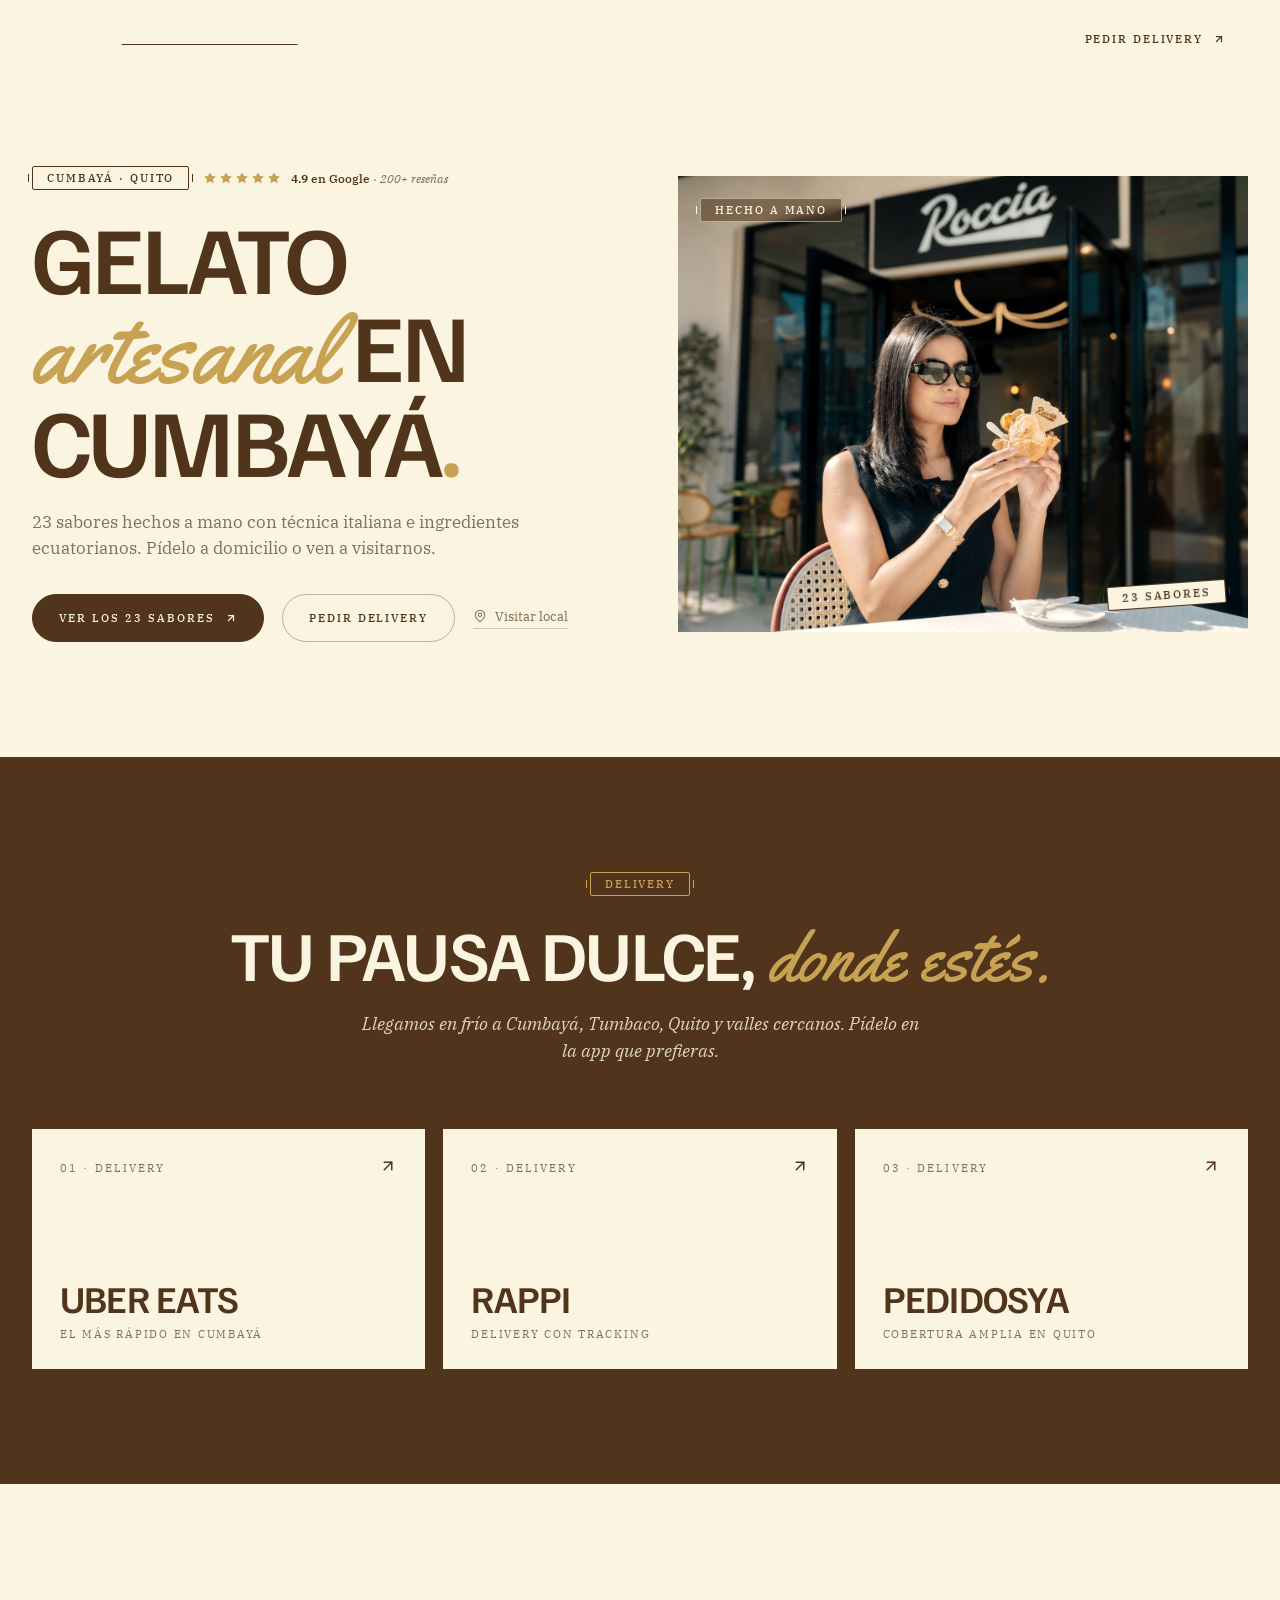
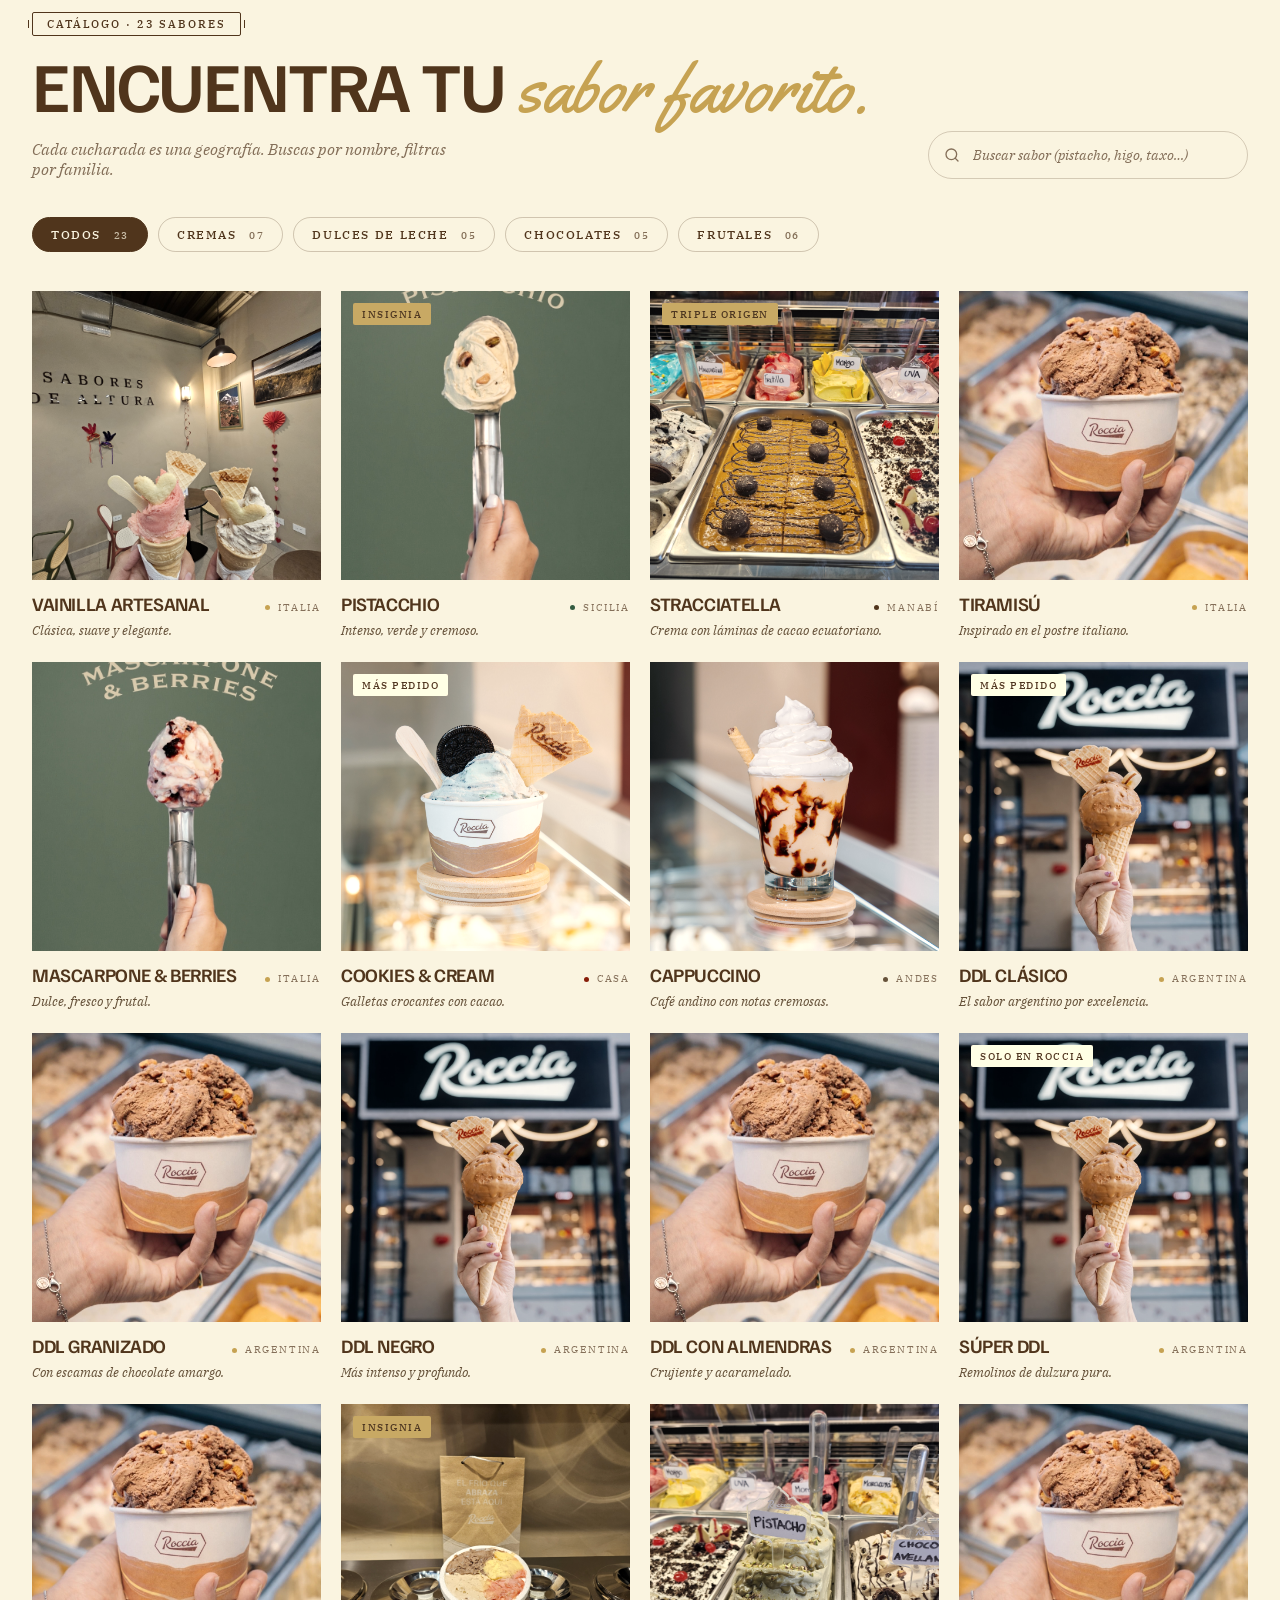
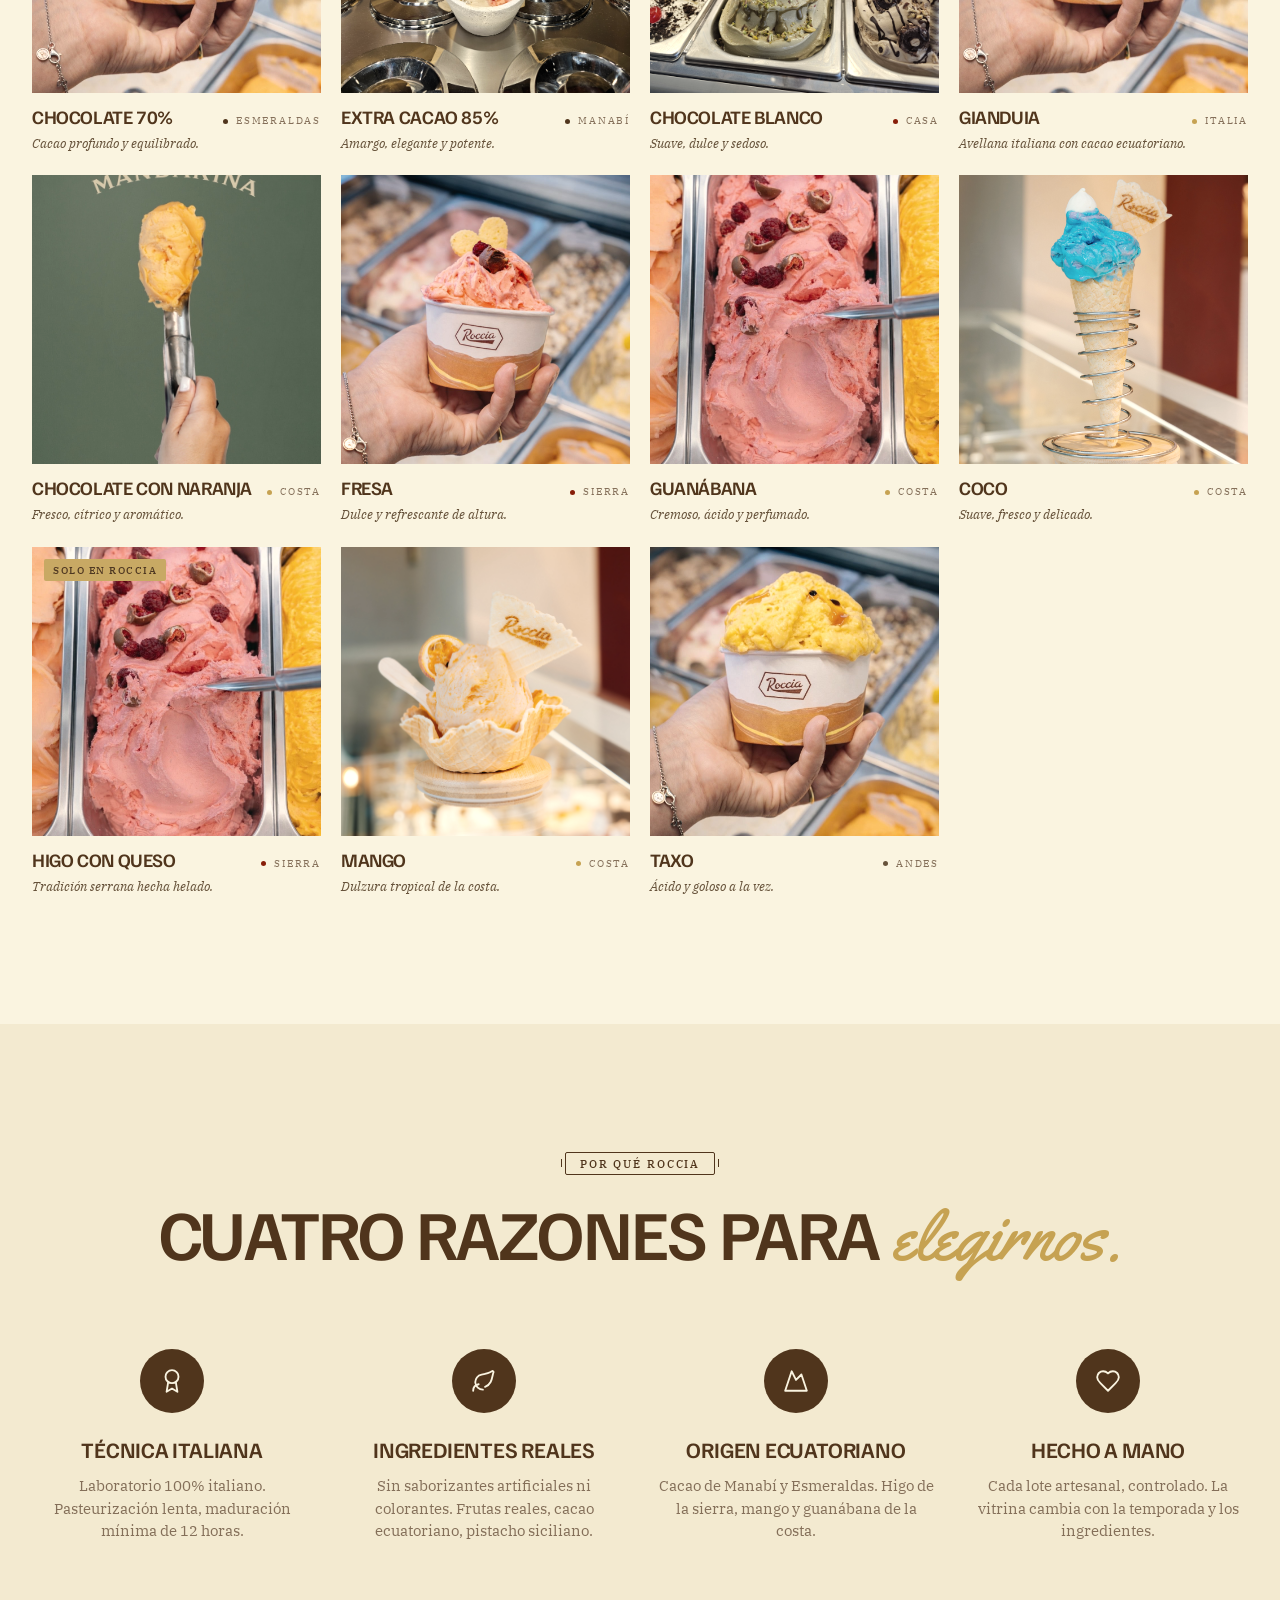
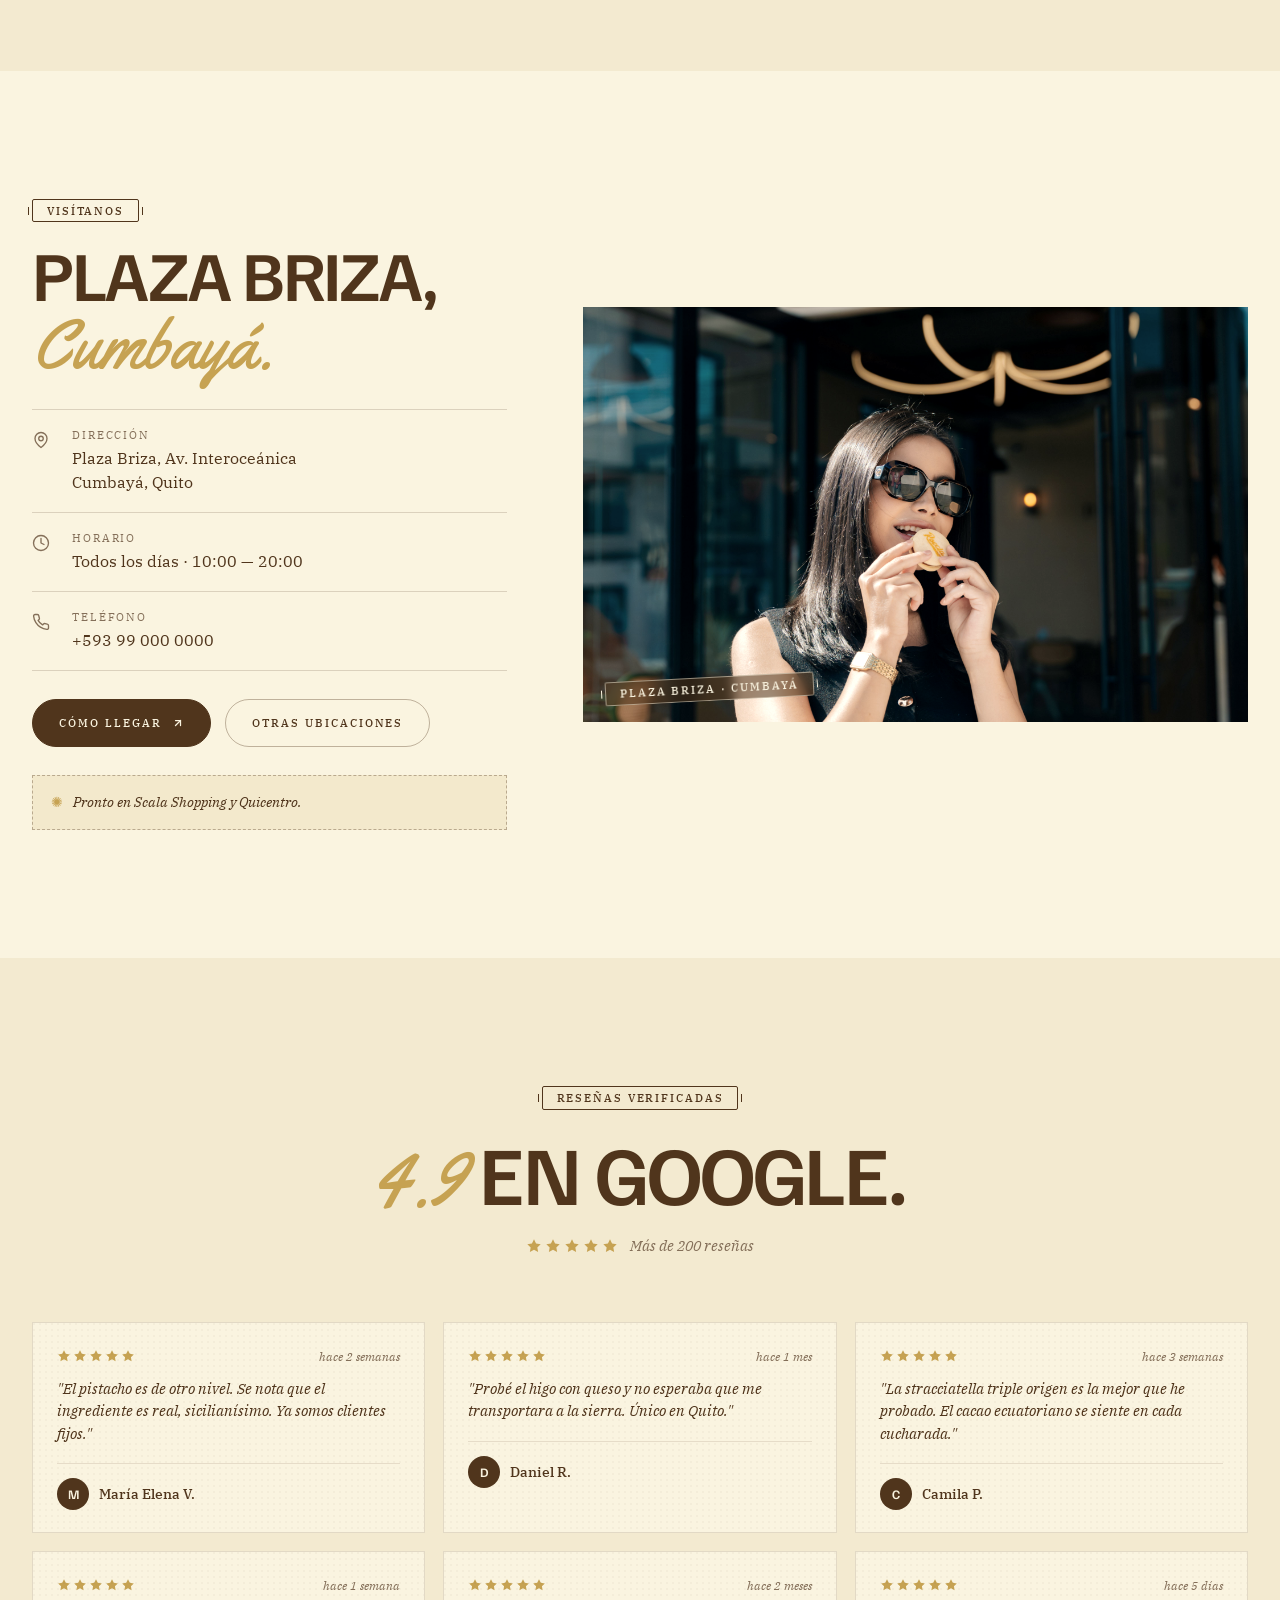
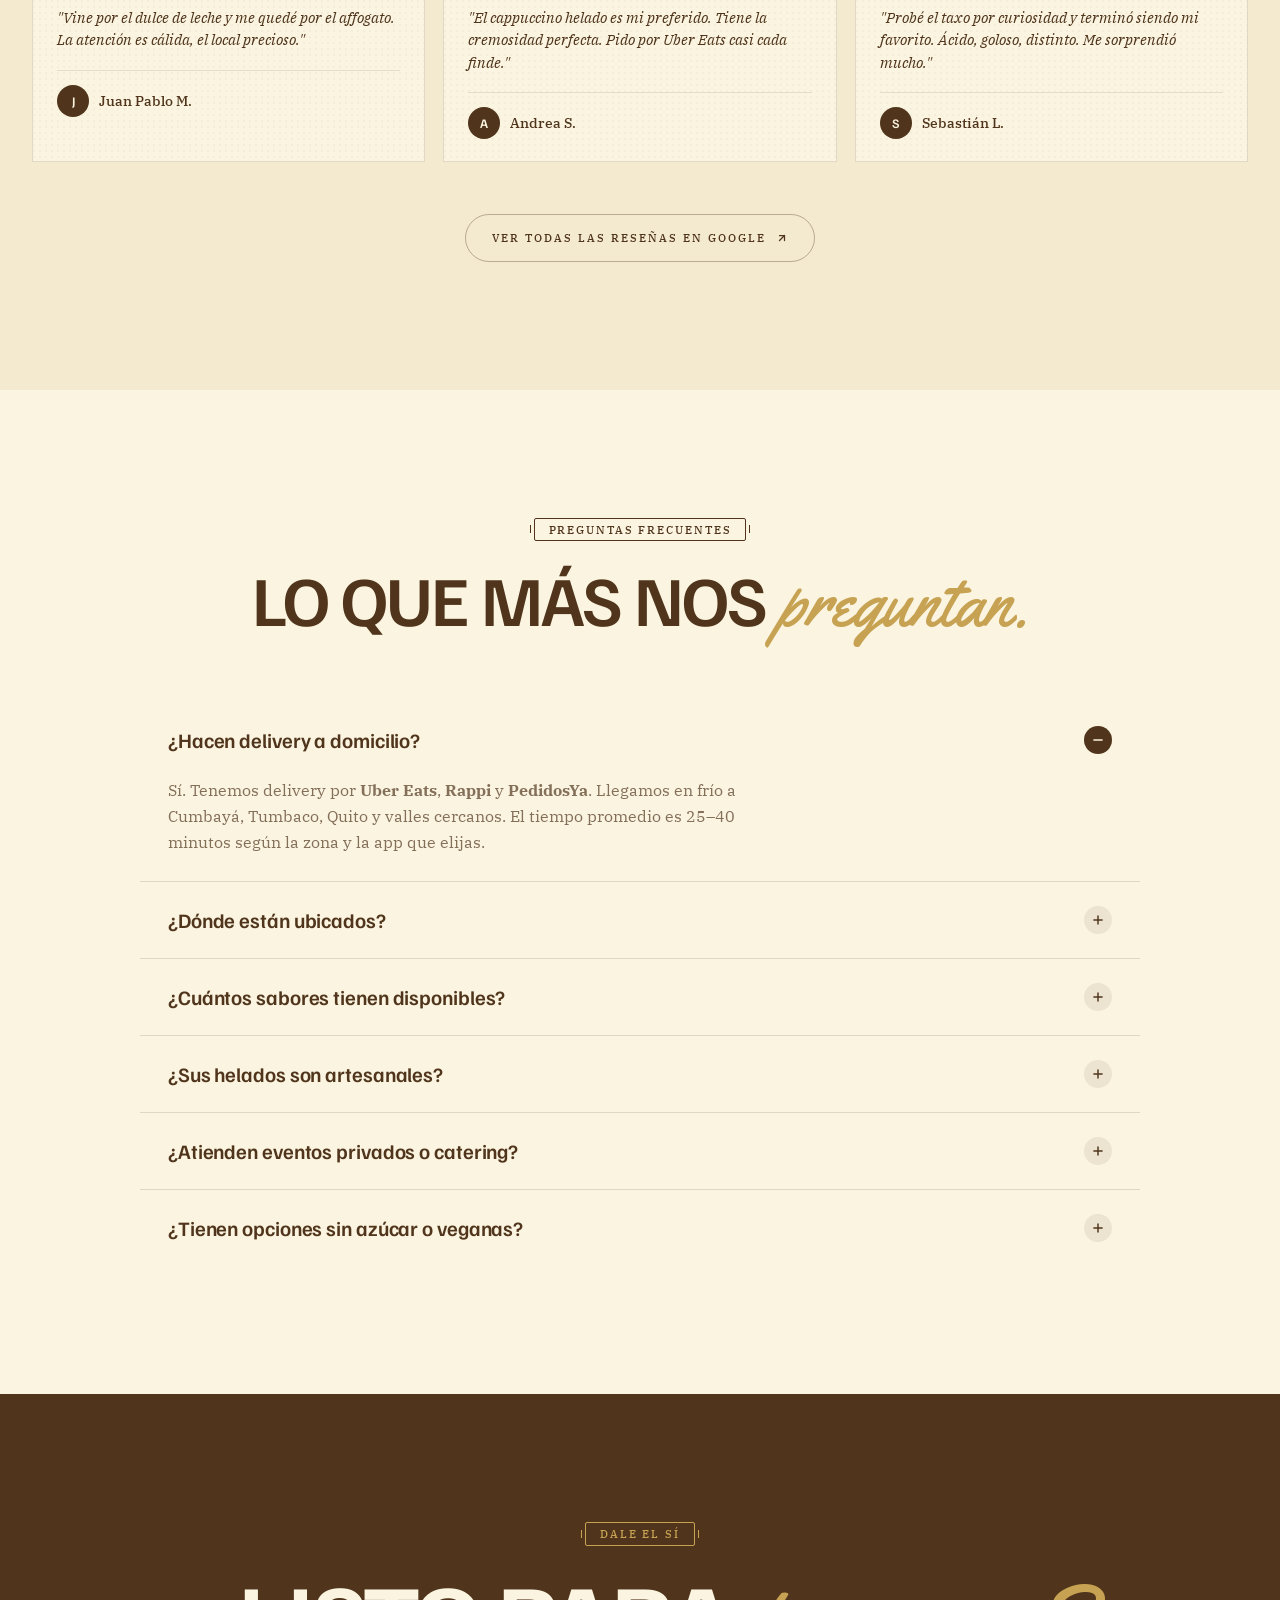
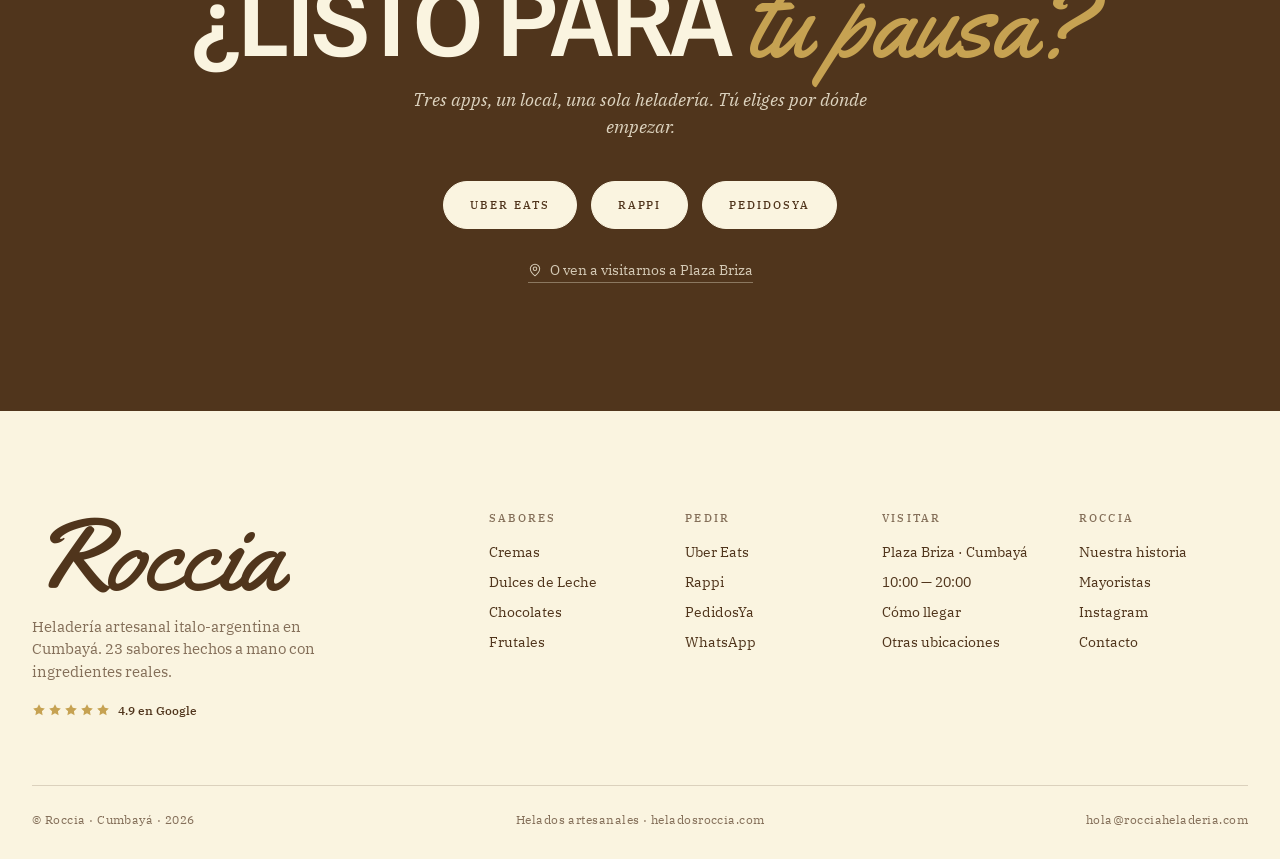
<file: project/heladosroccia.html>
<!doctype html>
<html lang="es">
<head>
<meta charset="utf-8" />
<meta name="viewport" content="width=device-width, initial-scale=1" />
<title>Roccia · Gelato artesanal en Cumbayá · Helados artesanales Quito</title>
<meta name="description" content="Heladería artesanal italo-argentina en Plaza Briza, Cumbayá. 23 sabores hechos a mano con técnica italiana e ingredientes ecuatorianos. Delivery por Uber Eats, Rappi y PedidosYa." />
<link rel="canonical" href="https://heladosroccia.com/" />

<meta property="og:title" content="Roccia · Gelato artesanal en Cumbayá" />
<meta property="og:description" content="23 sabores hechos a mano. Técnica italiana, ingredientes ecuatorianos. 4.9 en Google." />
<meta property="og:type" content="website" />

<link rel="preconnect" href="https://fonts.googleapis.com" />
<link rel="preconnect" href="https://fonts.gstatic.com" crossorigin />
<link href="https://fonts.googleapis.com/css2?family=Familjen+Grotesk:wght@400;500;600;700&family=IBM+Plex+Serif:ital,wght@0,300;0,400;0,500;0,600;1,300;1,400;1,500&family=Yellowtail&display=swap" rel="stylesheet" />

<link rel="stylesheet" href="styles/roccia-system.css" />

<script type="application/ld+json">
{
  "@context": "https://schema.org",
  "@type": ["Restaurant", "LocalBusiness"],
  "name": "Roccia",
  "description": "Heladería artesanal italo-argentina con 23 sabores hechos a mano con técnica italiana e ingredientes ecuatorianos.",
  "url": "https://heladosroccia.com/",
  "image": "https://heladosroccia.com/assets/photo-modelo-roccia-fachada.png",
  "logo": "https://heladosroccia.com/assets/logo-roca.png",
  "servesCuisine": ["Italian", "Ice cream", "Gelato"],
  "priceRange": "$$",
  "telephone": "+593-99-000-0000",
  "address": {
    "@type": "PostalAddress",
    "streetAddress": "Plaza Briza, Av. Interoceánica",
    "addressLocality": "Cumbayá",
    "addressRegion": "Pichincha",
    "addressCountry": "EC"
  },
  "geo": { "@type": "GeoCoordinates", "latitude": -0.2058, "longitude": -78.4316 },
  "openingHoursSpecification": [{
    "@type": "OpeningHoursSpecification",
    "dayOfWeek": ["Monday","Tuesday","Wednesday","Thursday","Friday","Saturday","Sunday"],
    "opens": "10:00", "closes": "20:00"
  }],
  "aggregateRating": {
    "@type": "AggregateRating",
    "ratingValue": "4.9",
    "reviewCount": "200"
  },
  "sameAs": [
    "https://www.instagram.com/roccia.ec",
    "https://roccia.ec",
    "https://rocciaheladeria.com"
  ]
}
</script>

<style>
  /* ── Page-specific tokens ─────────────────────────── */
  .star {
    display: inline-block;
    width: 14px; height: 14px;
    color: var(--mostaza);
  }

  /* ── Sub-brand divider in header ───────────────────── */
  .nav-subbrand {
    display: flex; align-items: center; gap: 14px;
  }
  .nav-subbrand .divider {
    width: 1px; height: 22px;
    background: rgba(250, 244, 224, 0.35);
  }
  .nav.scrolled .nav-subbrand .divider { background: rgba(80, 53, 28, 0.25); }
  .nav-subbrand .label {
    font-family: var(--serif);
    font-weight: 500;
    font-size: 10.5px;
    letter-spacing: 0.18em;
    text-transform: uppercase;
    color: rgba(250, 244, 224, 0.88);
  }
  .nav.scrolled .nav-subbrand .label { color: var(--cafe-medio); }

  /* ── Hero (commercial variant) ─────────────────────── */
  .hero-c {
    position: relative;
    background: var(--crema);
    color: var(--cafe-oscuro);
    padding-top: clamp(120px, 13vw, 180px);
    padding-bottom: clamp(72px, 9vw, 128px);
    overflow: hidden;
  }
  .hero-c .grid {
    display: grid;
    grid-template-columns: 6fr 6fr;
    gap: clamp(40px, 6vw, 88px);
    align-items: center;
  }
  @media (max-width: 980px) {
    .hero-c .grid { grid-template-columns: 1fr; gap: 40px; }
  }
  .hero-c .seal-row {
    display: flex; align-items: center; gap: 14px; flex-wrap: wrap;
    margin-bottom: 22px;
  }
  .hero-c .rating {
    display: inline-flex; align-items: center; gap: 10px;
    font-family: var(--serif);
    font-weight: 500;
    font-size: 12px;
    color: var(--cafe-oscuro);
  }
  .hero-c .rating .stars { display: inline-flex; gap: 2px; }
  .hero-c .rating em {
    font-style: italic; color: var(--cafe-medio); font-weight: 400;
  }
  .hero-c h1 {
    font-family: var(--display);
    font-weight: 600;
    font-size: clamp(52px, 7.5vw, 112px);
    line-height: 0.92;
    letter-spacing: -0.025em;
    text-transform: uppercase;
    margin: 0 0 26px;
    max-width: 12ch;
  }
  .hero-c h1 em {
    font-family: var(--script);
    font-style: normal;
    font-weight: 400;
    text-transform: none;
    color: var(--mostaza);
    letter-spacing: 0;
  }
  .hero-c h1 .dot { color: var(--mostaza); }
  .hero-c .lede {
    font-family: var(--serif);
    font-size: clamp(15px, 1.3vw, 18px);
    line-height: 1.6;
    color: var(--cafe-medio);
    max-width: 50ch;
    margin: 0 0 32px;
  }
  .hero-c .ctas {
    display: flex; align-items: center; gap: 18px; flex-wrap: wrap;
  }
  .hero-c .pill.outline {
    background: transparent;
    color: var(--cafe-oscuro);
    border-color: rgba(80, 53, 28, 0.35);
  }
  .hero-c .pill.outline:hover {
    background: var(--cafe-oscuro);
    color: var(--crema);
    border-color: var(--cafe-oscuro);
  }
  .hero-c .visit-link {
    display: inline-flex; align-items: center; gap: 8px;
    color: var(--cafe-medio);
    text-decoration: none;
    font-family: var(--serif);
    font-size: 13px;
    border-bottom: 1px solid rgba(132, 111, 89, 0.35);
    padding-bottom: 3px;
    transition: color .2s ease, border-color .2s ease;
  }
  .hero-c .visit-link:hover { color: var(--cafe-oscuro); border-bottom-color: var(--cafe-oscuro); }

  .hero-c .photo {
    position: relative;
    aspect-ratio: 5/4;
    overflow: hidden;
    background: var(--crema-warm);
  }
  .hero-c .photo img {
    width: 100%; height: 100%; object-fit: cover;
    filter: sepia(0.16) saturate(0.95) contrast(1.04);
  }
  .hero-c .photo .stamp-tl {
    position: absolute; top: 22px; left: 22px;
    color: var(--crema);
    background: rgba(80, 53, 28, 0.55);
    border-color: rgba(250, 244, 224, 0.5);
    backdrop-filter: blur(6px);
  }
  .hero-c .photo .stamp-br {
    position: absolute; bottom: 26px; right: 22px;
    color: var(--cafe-oscuro);
    background: var(--crema);
    transform: rotate(-4deg);
  }

  /* ── Delivery destacado (top section) ──────────────── */
  .delivery-top {
    background: var(--cafe-oscuro);
    color: var(--crema);
    padding: clamp(72px, 9vw, 120px) 0;
  }
  .delivery-top .head {
    text-align: center;
    margin-bottom: clamp(40px, 5vw, 64px);
  }
  .delivery-top .head .seal { color: var(--mostaza); border-color: var(--mostaza); }
  .delivery-top h2 {
    font-family: var(--display);
    font-weight: 600;
    font-size: clamp(40px, 5.5vw, 80px);
    line-height: 1;
    letter-spacing: -0.025em;
    text-transform: uppercase;
    margin: 22px 0 18px;
  }
  .delivery-top h2 em {
    font-family: var(--script);
    font-style: normal; font-weight: 400; text-transform: none;
    color: var(--mostaza); letter-spacing: 0;
  }
  .delivery-top .sub {
    font-family: var(--serif);
    font-style: italic;
    font-size: clamp(15px, 1.4vw, 19px);
    color: rgba(250, 244, 224, 0.82);
    max-width: 56ch;
    margin: 0 auto;
    line-height: 1.5;
  }
  .delivery-top .grid3 {
    display: grid;
    grid-template-columns: repeat(3, 1fr);
    gap: 18px;
  }
  @media (max-width: 880px) { .delivery-top .grid3 { grid-template-columns: 1fr; } }
  .delivery-card-c {
    background: var(--crema);
    color: var(--cafe-oscuro);
    padding: 32px 28px 28px;
    text-decoration: none;
    display: flex; flex-direction: column;
    min-height: 240px;
    justify-content: space-between;
    transition: transform .25s ease, background .25s ease;
    position: relative;
  }
  .delivery-card-c:hover { transform: translateY(-4px); background: var(--crema-warm); }
  .delivery-card-c .num {
    font-family: var(--serif);
    font-size: 10.5px;
    letter-spacing: 0.2em;
    text-transform: uppercase;
    color: var(--cafe-medio);
  }
  .delivery-card-c .name {
    font-family: var(--display);
    font-weight: 600;
    font-size: clamp(28px, 3vw, 38px);
    letter-spacing: -0.02em;
    text-transform: uppercase;
    line-height: 1;
    margin: 14px 0 10px;
  }
  .delivery-card-c .desc {
    font-family: var(--serif);
    font-size: 11px;
    letter-spacing: 0.16em;
    text-transform: uppercase;
    color: var(--cafe-medio);
  }
  .delivery-card-c .arrow {
    position: absolute; top: 28px; right: 28px;
    color: var(--cafe-oscuro);
    transition: transform .25s ease;
  }
  .delivery-card-c:hover .arrow { transform: translate(3px, -3px); }

  /* ── Catalog ──────────────────────────────────────── */
  .cat-c {
    padding: clamp(80px, 10vw, 140px) 0;
    background: var(--crema);
  }
  .cat-c .toolbar {
    display: grid;
    grid-template-columns: 1fr auto;
    gap: clamp(20px, 3vw, 40px);
    align-items: end;
    margin-bottom: clamp(28px, 3vw, 40px);
  }
  @media (max-width: 880px) { .cat-c .toolbar { grid-template-columns: 1fr; } }
  .cat-c .head h2 {
    font-family: var(--display);
    font-weight: 600;
    font-size: clamp(40px, 5.5vw, 80px);
    line-height: 0.98;
    letter-spacing: -0.025em;
    text-transform: uppercase;
    margin: 14px 0 16px;
  }
  .cat-c .head h2 em {
    font-family: var(--script);
    font-style: normal; font-weight: 400; text-transform: none;
    color: var(--mostaza); letter-spacing: 0;
  }
  .cat-c .head .sub {
    font-family: var(--serif);
    font-style: italic;
    color: var(--cafe-medio);
    font-size: 16px;
    max-width: 48ch;
    margin: 0;
  }

  .search {
    position: relative;
    width: 320px;
    max-width: 100%;
  }
  .search input {
    width: 100%;
    padding: 14px 18px 14px 44px;
    border: 1px solid rgba(80, 53, 28, 0.22);
    border-radius: 9999px;
    background: transparent;
    font-family: var(--serif);
    font-size: 14px;
    color: var(--cafe-oscuro);
    outline: none;
    transition: border-color .2s ease, background .2s ease;
  }
  .search input::placeholder { color: var(--cafe-medio); font-style: italic; }
  .search input:focus {
    border-color: var(--cafe-oscuro);
    background: var(--crema-warm);
  }
  .search svg {
    position: absolute;
    left: 16px; top: 50%; transform: translateY(-50%);
    width: 16px; height: 16px;
    color: var(--cafe-medio);
    pointer-events: none;
  }

  .chips {
    display: flex; flex-wrap: wrap; gap: 10px;
    margin-bottom: clamp(28px, 3vw, 40px);
  }
  .chip {
    background: transparent;
    border: 1px solid rgba(80, 53, 28, 0.25);
    color: var(--cafe-oscuro);
    padding: 9px 18px;
    border-radius: 9999px;
    font-family: var(--serif);
    font-weight: 500;
    font-size: 11.5px;
    letter-spacing: 0.14em;
    text-transform: uppercase;
    cursor: pointer;
    transition: background .2s ease, color .2s ease, border-color .2s ease;
  }
  .chip:hover { border-color: var(--cafe-oscuro); }
  .chip.active {
    background: var(--cafe-oscuro);
    color: var(--crema);
    border-color: var(--cafe-oscuro);
  }
  .chip .count {
    margin-left: 8px;
    font-size: 10px;
    opacity: 0.7;
    font-variant-numeric: tabular-nums;
  }

  .cat-c-grid {
    display: grid;
    grid-template-columns: repeat(4, 1fr);
    gap: 22px 20px;
  }
  @media (max-width: 1100px) { .cat-c-grid { grid-template-columns: repeat(3, 1fr); } }
  @media (max-width: 720px)  { .cat-c-grid { grid-template-columns: repeat(2, 1fr); } }
  @media (max-width: 420px)  { .cat-c-grid { grid-template-columns: 1fr; } }

  .fcard {
    display: block;
    text-decoration: none;
    color: var(--cafe-oscuro);
  }
  .fcard .img {
    aspect-ratio: 1/1;
    background-size: cover;
    background-position: center;
    filter: sepia(0.18) saturate(0.92) contrast(1.02);
    position: relative;
    overflow: hidden;
  }
  .fcard .img::after {
    content: '';
    position: absolute; inset: 0;
    background: linear-gradient(180deg, rgba(40,24,12,0) 50%, rgba(40,24,12,0.85) 100%);
    opacity: 0;
    transition: opacity .3s ease;
  }
  .fcard:hover .img::after { opacity: 1; }
  .fcard .stamp {
    position: absolute; top: 12px; left: 12px;
    z-index: 2;
    font-family: var(--serif);
    font-weight: 500;
    font-size: 9.5px;
    letter-spacing: 0.16em;
    text-transform: uppercase;
    background: var(--crema);
    color: var(--cafe-oscuro);
    padding: 5px 9px 4px;
    border-radius: 2px;
  }
  .fcard .stamp.gold { background: var(--mostaza); color: var(--cafe-oscuro); }
  .fcard .hover-cta {
    position: absolute; bottom: 16px; left: 16px;
    z-index: 2;
    color: var(--crema);
    font-family: var(--serif);
    font-size: 12px;
    letter-spacing: 0.14em;
    text-transform: uppercase;
    display: inline-flex; align-items: center; gap: 6px;
    opacity: 0;
    transform: translateY(8px);
    transition: opacity .3s ease, transform .3s ease;
  }
  .fcard:hover .hover-cta { opacity: 1; transform: translateY(0); }
  .fcard .meta {
    margin-top: 14px;
    display: flex; align-items: baseline; justify-content: space-between; gap: 12px;
  }
  .fcard .name {
    font-family: var(--display);
    font-weight: 600;
    font-size: 19px;
    letter-spacing: -0.02em;
    text-transform: uppercase;
    line-height: 1;
  }
  .fcard .origin {
    font-family: var(--serif);
    font-size: 10px;
    letter-spacing: 0.18em;
    text-transform: uppercase;
    color: var(--cafe-medio);
    white-space: nowrap;
  }
  .fcard .desc {
    margin-top: 8px;
    font-family: var(--serif);
    font-style: italic;
    font-size: 13px;
    line-height: 1.4;
    color: var(--cafe-neutro);
  }

  .empty-state {
    grid-column: 1 / -1;
    text-align: center;
    padding: 60px 20px;
    border: 1px dashed rgba(80, 53, 28, 0.25);
  }
  .empty-state h3 {
    font-family: var(--display);
    font-weight: 600;
    font-size: 28px;
    text-transform: uppercase;
    letter-spacing: -0.02em;
    margin: 0 0 10px;
  }
  .empty-state p {
    font-family: var(--serif);
    font-style: italic;
    color: var(--cafe-medio);
    margin: 0 0 22px;
  }

  /* ── 4 razones ─────────────────────────────────────── */
  .razones {
    background: var(--crema-warm);
    padding: clamp(80px, 10vw, 140px) 0;
  }
  .razones .head { text-align: center; margin-bottom: clamp(48px, 6vw, 80px); }
  .razones h2 {
    font-family: var(--display);
    font-weight: 600;
    font-size: clamp(40px, 5.5vw, 80px);
    line-height: 1;
    letter-spacing: -0.025em;
    text-transform: uppercase;
    margin: 22px 0 0;
  }
  .razones h2 em {
    font-family: var(--script);
    font-style: normal; font-weight: 400; text-transform: none;
    color: var(--mostaza); letter-spacing: 0;
  }
  .razones-grid {
    display: grid;
    grid-template-columns: repeat(4, 1fr);
    gap: 32px;
  }
  @media (max-width: 1080px) { .razones-grid { grid-template-columns: repeat(2, 1fr); } }
  @media (max-width: 580px)  { .razones-grid { grid-template-columns: 1fr; } }
  .razon {
    text-align: center;
  }
  .razon .icon {
    width: 64px; height: 64px;
    border-radius: 50%;
    background: var(--cafe-oscuro);
    color: var(--crema);
    display: inline-flex; align-items: center; justify-content: center;
    margin-bottom: 22px;
  }
  .razon .icon svg { width: 26px; height: 26px; }
  .razon h3 {
    font-family: var(--display);
    font-weight: 600;
    font-size: 22px;
    text-transform: uppercase;
    letter-spacing: -0.01em;
    margin: 0 0 12px;
  }
  .razon p {
    font-family: var(--serif);
    font-size: 14.5px;
    line-height: 1.55;
    color: var(--cafe-medio);
    margin: 0 auto;
    max-width: 32ch;
  }

  /* ── Ubicación compact ─────────────────────────────── */
  .ubicacion {
    padding: clamp(80px, 10vw, 140px) 0;
    background: var(--crema);
  }
  .ubicacion .grid { display: grid; grid-template-columns: 5fr 7fr; gap: clamp(40px, 6vw, 88px); align-items: center; }
  @media (max-width: 980px) { .ubicacion .grid { grid-template-columns: 1fr; } }
  .ubicacion h2 {
    font-family: var(--display);
    font-weight: 600;
    font-size: clamp(44px, 5.5vw, 80px);
    line-height: 0.95;
    letter-spacing: -0.025em;
    text-transform: uppercase;
    margin: 18px 0 30px;
  }
  .ubicacion h2 em {
    font-family: var(--script);
    font-style: normal; font-weight: 400; text-transform: none;
    color: var(--mostaza); letter-spacing: 0;
  }
  .ubicacion .info-list {
    display: flex; flex-direction: column;
    border-top: 1px solid rgba(80, 53, 28, 0.18);
  }
  .ubicacion .info-row {
    display: grid;
    grid-template-columns: 24px 1fr;
    gap: 16px;
    align-items: start;
    padding: 18px 0;
    border-bottom: 1px solid rgba(80, 53, 28, 0.18);
  }
  .ubicacion .info-row svg { width: 18px; height: 18px; margin-top: 3px; color: var(--cafe-medio); }
  .ubicacion .info-row .label {
    font-family: var(--serif);
    font-size: 10.5px;
    letter-spacing: 0.18em;
    text-transform: uppercase;
    color: var(--cafe-medio);
    margin-bottom: 4px;
  }
  .ubicacion .info-row .value {
    font-family: var(--serif);
    font-size: 16px;
    color: var(--cafe-oscuro);
    line-height: 1.5;
  }
  .ubicacion .ctas { display: flex; align-items: center; gap: 14px; margin-top: 28px; flex-wrap: wrap; }
  .ubicacion .pill.outline {
    background: transparent; color: var(--cafe-oscuro);
    border-color: rgba(80, 53, 28, 0.35);
  }
  .ubicacion .pill.outline:hover {
    background: var(--cafe-oscuro); color: var(--crema); border-color: var(--cafe-oscuro);
  }
  .ubicacion .momentum {
    margin-top: 28px;
    padding: 16px 18px;
    background: rgba(198, 162, 82, 0.14);
    border: 1px dashed rgba(80, 53, 28, 0.35);
    font-family: var(--serif);
    font-style: italic;
    font-size: 14px;
    color: var(--cafe-oscuro);
    line-height: 1.5;
  }
  .ubicacion .momentum .star { color: var(--mostaza); margin-right: 8px; font-style: normal; }

  .ubicacion .photo {
    position: relative;
    aspect-ratio: 16/10;
    overflow: hidden;
  }
  .ubicacion .photo img {
    width: 100%; height: 100%; object-fit: cover;
    filter: sepia(0.18) saturate(0.92) contrast(1.04);
  }
  .ubicacion .photo .stamp {
    position: absolute; bottom: 22px; left: 22px;
    color: var(--crema);
    background: rgba(80, 53, 28, 0.55);
    border-color: rgba(250, 244, 224, 0.5);
    backdrop-filter: blur(6px);
    transform: rotate(-3deg);
  }

  /* ── Reviews Google ────────────────────────────────── */
  .reviews {
    background: var(--crema-warm);
    padding: clamp(80px, 10vw, 140px) 0;
  }
  .reviews .head { text-align: center; margin-bottom: clamp(48px, 5vw, 64px); }
  .reviews h2 {
    font-family: var(--display);
    font-weight: 600;
    font-size: clamp(48px, 6.5vw, 96px);
    line-height: 0.98;
    letter-spacing: -0.025em;
    text-transform: uppercase;
    margin: 22px 0 18px;
  }
  .reviews h2 em {
    font-family: var(--script);
    font-style: normal; font-weight: 400; text-transform: none;
    color: var(--mostaza); letter-spacing: 0;
    font-size: 1em;
  }
  .reviews .stars-line {
    display: inline-flex; align-items: center; gap: 12px;
    font-family: var(--serif);
    font-style: italic;
    color: var(--cafe-medio);
    font-size: 15px;
  }
  .reviews .stars-line .stars { display: inline-flex; gap: 3px; }
  .reviews .stars-line .star { width: 16px; height: 16px; }
  .reviews-grid {
    display: grid;
    grid-template-columns: repeat(3, 1fr);
    gap: 18px;
    margin-top: clamp(40px, 4vw, 56px);
  }
  @media (max-width: 1000px) { .reviews-grid { grid-template-columns: repeat(2, 1fr); } }
  @media (max-width: 640px)  { .reviews-grid { grid-template-columns: 1fr; } }
  .review {
    background: var(--crema);
    border: 1px solid rgba(80, 53, 28, 0.14);
    padding: 26px 24px 22px;
    position: relative;
  }
  .review::after {
    content: '';
    position: absolute; inset: 0;
    background-image: radial-gradient(circle at 1px 1px, rgba(80, 53, 28, 0.06) 1px, transparent 0);
    background-size: 6px 6px;
    pointer-events: none;
    opacity: 0.6;
  }
  .review .top {
    display: flex; align-items: center; justify-content: space-between;
    margin-bottom: 14px;
  }
  .review .top .stars { display: inline-flex; gap: 2px; }
  .review .top .when {
    font-family: var(--serif);
    font-size: 11.5px;
    color: var(--cafe-medio);
    font-style: italic;
  }
  .review .text {
    font-family: var(--serif);
    font-style: italic;
    font-size: 14.5px;
    line-height: 1.55;
    color: var(--cafe-oscuro);
    margin: 0 0 18px;
  }
  .review .person {
    display: flex; align-items: center; gap: 10px;
    padding-top: 14px;
    border-top: 1px solid rgba(80, 53, 28, 0.12);
  }
  .review .avatar {
    width: 32px; height: 32px;
    border-radius: 50%;
    background: var(--cafe-oscuro);
    color: var(--crema);
    display: inline-flex; align-items: center; justify-content: center;
    font-family: var(--display);
    font-weight: 600;
    font-size: 13px;
  }
  .review .who {
    font-family: var(--serif);
    font-size: 13.5px;
    color: var(--cafe-oscuro);
    font-weight: 500;
  }
  .reviews .all-link {
    text-align: center;
    margin-top: clamp(36px, 4vw, 56px);
  }

  /* ── FAQ accordion ─────────────────────────────────── */
  .faq {
    background: var(--crema);
    padding: clamp(80px, 10vw, 140px) 0;
  }
  .faq .head { text-align: center; margin-bottom: clamp(40px, 5vw, 64px); }
  .faq h2 {
    font-family: var(--display);
    font-weight: 600;
    font-size: clamp(40px, 5.5vw, 80px);
    line-height: 1;
    letter-spacing: -0.025em;
    text-transform: uppercase;
    margin: 22px 0 0;
  }
  .faq h2 em {
    font-family: var(--script);
    font-style: normal; font-weight: 400; text-transform: none;
    color: var(--mostaza); letter-spacing: 0;
  }
  .faq-list {
    max-width: 1000px;
    margin: 0 auto;
    background: rgba(80, 53, 28, 0.15);
    display: flex; flex-direction: column;
    gap: 1px;
  }
  .faq-item {
    background: var(--crema);
  }
  .faq-q {
    width: 100%;
    background: transparent;
    border: 0;
    padding: 24px 28px;
    text-align: left;
    cursor: pointer;
    display: flex; align-items: center; justify-content: space-between;
    gap: 24px;
    font-family: var(--display);
    font-weight: 600;
    font-size: clamp(17px, 1.6vw, 22px);
    color: var(--cafe-oscuro);
    text-transform: none;
    letter-spacing: -0.005em;
    line-height: 1.3;
  }
  .faq-q:hover { background: rgba(80, 53, 28, 0.04); }
  .faq-q .icon {
    flex-shrink: 0;
    width: 28px; height: 28px;
    border-radius: 50%;
    background: rgba(80, 53, 28, 0.08);
    display: inline-flex; align-items: center; justify-content: center;
    transition: background .2s ease;
  }
  .faq-item.open .faq-q .icon {
    background: var(--cafe-oscuro);
    color: var(--crema);
  }
  .faq-q .icon svg { width: 14px; height: 14px; }
  .faq-q .icon .minus { display: none; }
  .faq-item.open .faq-q .icon .plus { display: none; }
  .faq-item.open .faq-q .icon .minus { display: block; }
  .faq-a {
    max-height: 0; overflow: hidden;
    transition: max-height .35s ease;
  }
  .faq-item.open .faq-a { max-height: 600px; }
  .faq-a-inner {
    padding: 0 28px 26px;
    font-family: var(--serif);
    font-size: 15.5px;
    line-height: 1.65;
    color: var(--cafe-medio);
    max-width: 64ch;
  }

  /* ── CTA final ─────────────────────────────────────── */
  .final-cta {
    background: var(--cafe-oscuro);
    color: var(--crema);
    padding: clamp(80px, 10vw, 140px) 0;
    text-align: center;
  }
  .final-cta h2 {
    font-family: var(--display);
    font-weight: 600;
    font-size: clamp(56px, 8vw, 128px);
    line-height: 0.92;
    letter-spacing: -0.025em;
    text-transform: uppercase;
    margin: 22px 0 18px;
  }
  .final-cta h2 em {
    font-family: var(--script);
    font-style: normal; font-weight: 400; text-transform: none;
    color: var(--mostaza); letter-spacing: 0;
  }
  .final-cta .sub {
    font-family: var(--serif);
    font-style: italic;
    font-size: clamp(16px, 1.4vw, 19px);
    color: rgba(250, 244, 224, 0.82);
    max-width: 50ch;
    margin: 0 auto 40px;
    line-height: 1.5;
  }
  .final-cta .pills {
    display: inline-flex; gap: 14px; flex-wrap: wrap; justify-content: center;
  }
  .final-cta .pill { background: var(--crema); color: var(--cafe-oscuro); border-color: var(--crema); }
  .final-cta .pill:hover { background: transparent; color: var(--crema); }
  .final-cta .visit {
    display: inline-flex; align-items: center; gap: 8px;
    margin-top: 32px;
    color: rgba(250, 244, 224, 0.78);
    font-family: var(--serif);
    font-size: 13.5px;
    text-decoration: none;
    border-bottom: 1px solid rgba(250, 244, 224, 0.35);
    padding-bottom: 3px;
  }
  .final-cta .visit:hover { color: var(--crema); border-bottom-color: var(--crema); }

  /* ── Footer comercial ──────────────────────────────── */
  .footer-c {
    background: var(--crema);
    color: var(--cafe-oscuro);
    padding: clamp(64px, 8vw, 100px) 0 32px;
  }
  .footer-c .top {
    display: grid;
    grid-template-columns: 4fr 8fr;
    gap: clamp(40px, 6vw, 88px);
    align-items: start;
    margin-bottom: clamp(40px, 5vw, 64px);
  }
  @media (max-width: 980px) { .footer-c .top { grid-template-columns: 1fr; } }
  .footer-c .wordmark {
    font-family: var(--script);
    font-size: clamp(64px, 8vw, 120px);
    line-height: 0.85;
    color: var(--cafe-oscuro);
    margin: 0 0 18px;
  }
  .footer-c .blurb {
    font-family: var(--serif);
    font-size: 14.5px;
    line-height: 1.55;
    color: var(--cafe-medio);
    max-width: 36ch;
    margin: 0 0 18px;
  }
  .footer-c .social-proof {
    display: inline-flex; align-items: center; gap: 8px;
    font-family: var(--serif);
    font-size: 12px;
    color: var(--cafe-oscuro);
    font-weight: 500;
  }
  .footer-c .social-proof .stars { display: inline-flex; gap: 2px; }
  .footer-c .col-grid {
    display: grid;
    grid-template-columns: repeat(4, 1fr);
    gap: 28px;
  }
  @media (max-width: 720px) { .footer-c .col-grid { grid-template-columns: repeat(2, 1fr); } }
  .footer-c h4 {
    font-family: var(--serif);
    font-weight: 500;
    font-size: 10.5px;
    letter-spacing: 0.2em;
    text-transform: uppercase;
    color: var(--cafe-medio);
    margin: 0 0 16px;
  }
  .footer-c ul { list-style: none; padding: 0; margin: 0; display: flex; flex-direction: column; gap: 10px; }
  .footer-c li a {
    font-family: var(--serif);
    font-size: 14px;
    color: var(--cafe-oscuro);
    text-decoration: none;
    transition: color .2s ease;
  }
  .footer-c li a:hover { color: var(--cafe-medio); }
  .footer-c .legal {
    border-top: 1px solid rgba(80, 53, 28, 0.18);
    padding-top: 26px;
    display: flex; align-items: center; justify-content: space-between;
    gap: 16px; flex-wrap: wrap;
    font-family: var(--serif);
    font-size: 11.5px;
    color: var(--cafe-medio);
    letter-spacing: 0.04em;
  }
</style>

</head>
<body>

<!-- ── Header ───────────────────────────────────────── -->
<nav class="nav" id="nav">
  <div class="nav-inner">
    <a href="#top" aria-label="Roccia · Inicio" class="nav-subbrand">
      <img src="assets/logo-crema.png" alt="Roccia" class="nav-logo nav-logo-light" />
      <img src="assets/logo-roca.png"  alt="Roccia" class="nav-logo nav-logo-dark"  />
      <span class="divider" aria-hidden="true"></span>
      <span class="label">Helados artesanales</span>
    </a>
    <div class="nav-links">
      <a href="#sabores">Sabores</a>
      <a href="#ubicacion">Ubicación</a>
      <a href="#resenas">Reseñas</a>
      <a href="#faq">FAQ</a>
    </div>
    <a href="#delivery" class="pill nav-cta">
      <span class="full-cta">Pedir delivery</span>
      <span class="short-cta" aria-hidden="true">Pedir</span>
      <svg class="arrow" width="12" height="12" viewBox="0 0 24 24" fill="none" stroke="currentColor" stroke-width="2.5" stroke-linecap="round" stroke-linejoin="round"><path d="M7 17 17 7"/><path d="M7 7h10v10"/></svg>
    </a>
  </div>
</nav>
<style>
  .short-cta { display: none; }
  @media (max-width: 540px) {
    .full-cta { display: none; }
    .short-cta { display: inline; }
  }
</style>

<!-- ── 1. Hero ──────────────────────────────────────── -->
<header class="hero-c" id="top" data-screen-label="01 Hero">
  <div class="wrap">
    <div class="grid">
      <div>
        <div class="seal-row rise delay-1">
          <span class="seal">Cumbayá · Quito</span>
          <span class="rating">
            <span class="stars" aria-label="4.9 estrellas">
              <svg class="star" viewBox="0 0 24 24" fill="currentColor"><path d="m12 2 3.09 6.26L22 9.27l-5 4.87 1.18 6.88L12 17.77l-6.18 3.25L7 14.14 2 9.27l6.91-1.01L12 2z"/></svg>
              <svg class="star" viewBox="0 0 24 24" fill="currentColor"><path d="m12 2 3.09 6.26L22 9.27l-5 4.87 1.18 6.88L12 17.77l-6.18 3.25L7 14.14 2 9.27l6.91-1.01L12 2z"/></svg>
              <svg class="star" viewBox="0 0 24 24" fill="currentColor"><path d="m12 2 3.09 6.26L22 9.27l-5 4.87 1.18 6.88L12 17.77l-6.18 3.25L7 14.14 2 9.27l6.91-1.01L12 2z"/></svg>
              <svg class="star" viewBox="0 0 24 24" fill="currentColor"><path d="m12 2 3.09 6.26L22 9.27l-5 4.87 1.18 6.88L12 17.77l-6.18 3.25L7 14.14 2 9.27l6.91-1.01L12 2z"/></svg>
              <svg class="star" viewBox="0 0 24 24" fill="currentColor"><path d="m12 2 3.09 6.26L22 9.27l-5 4.87 1.18 6.88L12 17.77l-6.18 3.25L7 14.14 2 9.27l6.91-1.01L12 2z"/></svg>
            </span>
            <span><strong style="color:var(--cafe-oscuro); font-weight:600;">4.9</strong> en Google <em>· 200+ reseñas</em></span>
          </span>
        </div>
        <h1 class="rise delay-2">Gelato <em>artesanal</em> en Cumbayá<span class="dot">.</span></h1>
        <p class="lede rise delay-3">23 sabores hechos a mano con técnica italiana e ingredientes ecuatorianos. Pídelo a domicilio o ven a visitarnos.</p>
        <div class="ctas rise delay-4">
          <a href="#sabores" class="pill">
            Ver los 23 sabores
            <svg class="arrow" width="12" height="12" viewBox="0 0 24 24" fill="none" stroke="currentColor" stroke-width="2.5" stroke-linecap="round" stroke-linejoin="round"><path d="M7 17 17 7"/><path d="M7 7h10v10"/></svg>
          </a>
          <a href="#delivery" class="pill outline">
            Pedir delivery
          </a>
          <a href="#ubicacion" class="visit-link">
            <svg width="14" height="14" viewBox="0 0 24 24" fill="none" stroke="currentColor" stroke-width="1.8" stroke-linecap="round" stroke-linejoin="round"><path d="M20 10c0 6-8 12-8 12s-8-6-8-12a8 8 0 0 1 16 0Z"/><circle cx="12" cy="10" r="3"/></svg>
            Visitar local
          </a>
        </div>
      </div>
      <div class="photo rise delay-3">
        <img src="assets/photo-modelo-roccia-fachada.png" alt="Cliente disfrutando un waffle bowl Roccia frente al local de Plaza Briza" />
        <span class="seal stamp-tl">Hecho a mano</span>
        <span class="seal stamp-br">23 sabores</span>
      </div>
    </div>
  </div>
</header>

<!-- ── 2. Delivery destacado ────────────────────────── -->
<section class="delivery-top" id="delivery" data-screen-label="02 Delivery">
  <div class="wrap">
    <div class="head">
      <span class="seal">Delivery</span>
      <h2>Tu pausa dulce, <em>donde estés.</em></h2>
      <p class="sub">Llegamos en frío a Cumbayá, Tumbaco, Quito y valles cercanos. Pídelo en la app que prefieras.</p>
    </div>
    <div class="grid3">
      <a href="https://www.ubereats.com" class="delivery-card-c" target="_blank" rel="noopener">
        <span class="num">01 · Delivery</span>
        <div>
          <div class="name">Uber Eats</div>
          <div class="desc">El más rápido en Cumbayá</div>
        </div>
        <svg class="arrow" width="18" height="18" viewBox="0 0 24 24" fill="none" stroke="currentColor" stroke-width="2" stroke-linecap="round" stroke-linejoin="round"><path d="M7 17 17 7"/><path d="M7 7h10v10"/></svg>
      </a>
      <a href="https://www.rappi.com.ec" class="delivery-card-c" target="_blank" rel="noopener">
        <span class="num">02 · Delivery</span>
        <div>
          <div class="name">Rappi</div>
          <div class="desc">Delivery con tracking</div>
        </div>
        <svg class="arrow" width="18" height="18" viewBox="0 0 24 24" fill="none" stroke="currentColor" stroke-width="2" stroke-linecap="round" stroke-linejoin="round"><path d="M7 17 17 7"/><path d="M7 7h10v10"/></svg>
      </a>
      <a href="https://www.pedidosya.com.ec" class="delivery-card-c" target="_blank" rel="noopener">
        <span class="num">03 · Delivery</span>
        <div>
          <div class="name">PedidosYa</div>
          <div class="desc">Cobertura amplia en Quito</div>
        </div>
        <svg class="arrow" width="18" height="18" viewBox="0 0 24 24" fill="none" stroke="currentColor" stroke-width="2" stroke-linecap="round" stroke-linejoin="round"><path d="M7 17 17 7"/><path d="M7 7h10v10"/></svg>
      </a>
    </div>
  </div>
</section>

<!-- ── 3. Catálogo ──────────────────────────────────── -->
<section class="cat-c" id="sabores" data-screen-label="03 Catálogo">
  <div class="wrap">
    <div class="toolbar">
      <div class="head">
        <span class="seal">Catálogo · 23 sabores</span>
        <h2>Encuentra tu <em>sabor favorito.</em></h2>
        <p class="sub">Cada cucharada es una geografía. Buscas por nombre, filtras por familia.</p>
      </div>
      <div class="search">
        <svg viewBox="0 0 24 24" fill="none" stroke="currentColor" stroke-width="2" stroke-linecap="round" stroke-linejoin="round"><circle cx="11" cy="11" r="8"/><path d="m21 21-4.35-4.35"/></svg>
        <input id="search-input" type="text" placeholder="Buscar sabor (pistacho, higo, taxo…)" autocomplete="off" />
      </div>
    </div>

    <div class="chips" id="chip-row" role="tablist">
      <button class="chip active" data-cat="all">Todos <span class="count">23</span></button>
      <button class="chip" data-cat="cremas">Cremas <span class="count">07</span></button>
      <button class="chip" data-cat="dulces">Dulces de Leche <span class="count">05</span></button>
      <button class="chip" data-cat="chocolates">Chocolates <span class="count">05</span></button>
      <button class="chip" data-cat="frutales">Frutales <span class="count">06</span></button>
    </div>

    <div class="cat-c-grid" id="cat-grid"></div>
  </div>
</section>

<!-- ── 4. Por qué Roccia ────────────────────────────── -->
<section class="razones" data-screen-label="04 Razones">
  <div class="wrap">
    <div class="head">
      <span class="seal">Por qué Roccia</span>
      <h2>Cuatro razones para <em>elegirnos.</em></h2>
    </div>
    <div class="razones-grid">
      <div class="razon">
        <div class="icon"><svg viewBox="0 0 24 24" fill="none" stroke="currentColor" stroke-width="1.7" stroke-linecap="round" stroke-linejoin="round"><circle cx="12" cy="8" r="6"/><path d="M15.477 12.89 17 22l-5-3-5 3 1.523-9.11"/></svg></div>
        <h3>Técnica italiana</h3>
        <p>Laboratorio 100% italiano. Pasteurización lenta, maduración mínima de 12 horas.</p>
      </div>
      <div class="razon">
        <div class="icon"><svg viewBox="0 0 24 24" fill="none" stroke="currentColor" stroke-width="1.7" stroke-linecap="round" stroke-linejoin="round"><path d="M11 20A7 7 0 0 1 9.8 6.1C15.5 5 17 4.48 19.2 2.96a1 1 0 0 1 1.4 1.4C19.4 8.4 19.4 15 13 17.4"/><path d="M2 21c0-3 1.85-5.36 5.08-6"/></svg></div>
        <h3>Ingredientes reales</h3>
        <p>Sin saborizantes artificiales ni colorantes. Frutas reales, cacao ecuatoriano, pistacho siciliano.</p>
      </div>
      <div class="razon">
        <div class="icon"><svg viewBox="0 0 24 24" fill="none" stroke="currentColor" stroke-width="1.7" stroke-linecap="round" stroke-linejoin="round"><path d="m8 3 4 8 5-5 5 15H2L8 3z"/></svg></div>
        <h3>Origen ecuatoriano</h3>
        <p>Cacao de Manabí y Esmeraldas. Higo de la sierra, mango y guanábana de la costa.</p>
      </div>
      <div class="razon">
        <div class="icon"><svg viewBox="0 0 24 24" fill="none" stroke="currentColor" stroke-width="1.7" stroke-linecap="round" stroke-linejoin="round"><path d="M19 14c1.49-1.46 3-3.21 3-5.5A5.5 5.5 0 0 0 16.5 3c-1.76 0-3 .5-4.5 2-1.5-1.5-2.74-2-4.5-2A5.5 5.5 0 0 0 2 8.5c0 2.29 1.51 4.04 3 5.5l7 7Z"/></svg></div>
        <h3>Hecho a mano</h3>
        <p>Cada lote artesanal, controlado. La vitrina cambia con la temporada y los ingredientes.</p>
      </div>
    </div>
  </div>
</section>

<!-- ── 5. Ubicación ─────────────────────────────────── -->
<section class="ubicacion" id="ubicacion" data-screen-label="05 Ubicación">
  <div class="wrap">
    <div class="grid">
      <div>
        <span class="seal">Visítanos</span>
        <h2>Plaza Briza, <em>Cumbayá.</em></h2>
        <div class="info-list">
          <div class="info-row">
            <svg viewBox="0 0 24 24" fill="none" stroke="currentColor" stroke-width="1.8" stroke-linecap="round" stroke-linejoin="round"><path d="M20 10c0 6-8 12-8 12s-8-6-8-12a8 8 0 0 1 16 0Z"/><circle cx="12" cy="10" r="3"/></svg>
            <div>
              <div class="label">Dirección</div>
              <div class="value">Plaza Briza, Av. Interoceánica<br/>Cumbayá, Quito</div>
            </div>
          </div>
          <div class="info-row">
            <svg viewBox="0 0 24 24" fill="none" stroke="currentColor" stroke-width="1.8" stroke-linecap="round" stroke-linejoin="round"><circle cx="12" cy="12" r="10"/><path d="M12 6v6l4 2"/></svg>
            <div>
              <div class="label">Horario</div>
              <div class="value">Todos los días · 10:00 — 20:00</div>
            </div>
          </div>
          <div class="info-row">
            <svg viewBox="0 0 24 24" fill="none" stroke="currentColor" stroke-width="1.8" stroke-linecap="round" stroke-linejoin="round"><path d="M22 16.92v3a2 2 0 0 1-2.18 2 19.79 19.79 0 0 1-8.63-3.07 19.5 19.5 0 0 1-6-6 19.79 19.79 0 0 1-3.07-8.67A2 2 0 0 1 4.11 2h3a2 2 0 0 1 2 1.72 12.84 12.84 0 0 0 .7 2.81 2 2 0 0 1-.45 2.11L8.09 9.91a16 16 0 0 0 6 6l1.27-1.27a2 2 0 0 1 2.11-.45 12.84 12.84 0 0 0 2.81.7A2 2 0 0 1 22 16.92z"/></svg>
            <div>
              <div class="label">Teléfono</div>
              <div class="value">+593 99 000 0000</div>
            </div>
          </div>
        </div>
        <div class="ctas">
          <a href="https://maps.google.com/?q=Plaza+Briza+Cumbaya" class="pill" target="_blank" rel="noopener">
            Cómo llegar
            <svg class="arrow" width="12" height="12" viewBox="0 0 24 24" fill="none" stroke="currentColor" stroke-width="2.5" stroke-linecap="round" stroke-linejoin="round"><path d="M7 17 17 7"/><path d="M7 7h10v10"/></svg>
          </a>
          <a href="#" class="pill outline">Otras ubicaciones</a>
        </div>
        <div class="momentum"><span class="star">✺</span>Pronto en Scala Shopping y Quicentro.</div>
      </div>
      <div class="photo">
        <img src="assets/photo-cafe-fachada-2.jpg" alt="Local Roccia en Plaza Briza, Cumbayá" />
        <span class="seal stamp">Plaza Briza · Cumbayá</span>
      </div>
    </div>
  </div>
</section>

<!-- ── 6. Reviews Google ────────────────────────────── -->
<section class="reviews" id="resenas" data-screen-label="06 Reseñas">
  <div class="wrap">
    <div class="head">
      <span class="seal">Reseñas verificadas</span>
      <h2><em>4.9</em> en Google.</h2>
      <span class="stars-line">
        <span class="stars">
          <svg class="star" viewBox="0 0 24 24" fill="currentColor"><path d="m12 2 3.09 6.26L22 9.27l-5 4.87 1.18 6.88L12 17.77l-6.18 3.25L7 14.14 2 9.27l6.91-1.01L12 2z"/></svg>
          <svg class="star" viewBox="0 0 24 24" fill="currentColor"><path d="m12 2 3.09 6.26L22 9.27l-5 4.87 1.18 6.88L12 17.77l-6.18 3.25L7 14.14 2 9.27l6.91-1.01L12 2z"/></svg>
          <svg class="star" viewBox="0 0 24 24" fill="currentColor"><path d="m12 2 3.09 6.26L22 9.27l-5 4.87 1.18 6.88L12 17.77l-6.18 3.25L7 14.14 2 9.27l6.91-1.01L12 2z"/></svg>
          <svg class="star" viewBox="0 0 24 24" fill="currentColor"><path d="m12 2 3.09 6.26L22 9.27l-5 4.87 1.18 6.88L12 17.77l-6.18 3.25L7 14.14 2 9.27l6.91-1.01L12 2z"/></svg>
          <svg class="star" viewBox="0 0 24 24" fill="currentColor"><path d="m12 2 3.09 6.26L22 9.27l-5 4.87 1.18 6.88L12 17.77l-6.18 3.25L7 14.14 2 9.27l6.91-1.01L12 2z"/></svg>
        </span>
        Más de 200 reseñas
      </span>
    </div>
    <div class="reviews-grid" id="reviews-grid"></div>
    <div class="all-link">
      <a href="https://maps.google.com" target="_blank" rel="noopener" class="pill ghost" style="border-color: rgba(80,53,28,0.35);">
        Ver todas las reseñas en Google
        <svg class="arrow" width="12" height="12" viewBox="0 0 24 24" fill="none" stroke="currentColor" stroke-width="2.5" stroke-linecap="round" stroke-linejoin="round"><path d="M7 17 17 7"/><path d="M7 7h10v10"/></svg>
      </a>
    </div>
  </div>
</section>

<!-- ── 7. FAQ ───────────────────────────────────────── -->
<section class="faq" id="faq" data-screen-label="07 FAQ">
  <div class="wrap">
    <div class="head">
      <span class="seal">Preguntas frecuentes</span>
      <h2>Lo que más nos <em>preguntan.</em></h2>
    </div>
    <div class="faq-list" id="faq-list"></div>
  </div>
</section>

<!-- ── 8. CTA Final ─────────────────────────────────── -->
<section class="final-cta" data-screen-label="08 CTA Final">
  <div class="wrap">
    <span class="seal" style="color: var(--mostaza); border-color: var(--mostaza);">Dale el sí</span>
    <h2>¿Listo para <em>tu pausa?</em></h2>
    <p class="sub">Tres apps, un local, una sola heladería. Tú eliges por dónde empezar.</p>
    <div class="pills">
      <a href="https://www.ubereats.com" target="_blank" rel="noopener" class="pill">Uber Eats</a>
      <a href="https://www.rappi.com.ec" target="_blank" rel="noopener" class="pill">Rappi</a>
      <a href="https://www.pedidosya.com.ec" target="_blank" rel="noopener" class="pill">PedidosYa</a>
    </div>
    <div>
      <a href="#ubicacion" class="visit">
        <svg width="14" height="14" viewBox="0 0 24 24" fill="none" stroke="currentColor" stroke-width="1.8" stroke-linecap="round" stroke-linejoin="round"><path d="M20 10c0 6-8 12-8 12s-8-6-8-12a8 8 0 0 1 16 0Z"/><circle cx="12" cy="10" r="3"/></svg>
        O ven a visitarnos a Plaza Briza
      </a>
    </div>
  </div>
</section>

<!-- ── 9. Footer comercial ──────────────────────────── -->
<footer class="footer-c">
  <div class="wrap">
    <div class="top">
      <div>
        <div class="wordmark">Roccia</div>
        <p class="blurb">Heladería artesanal italo-argentina en Cumbayá. 23 sabores hechos a mano con ingredientes reales.</p>
        <div class="social-proof">
          <span class="stars">
            <svg class="star" viewBox="0 0 24 24" fill="currentColor"><path d="m12 2 3.09 6.26L22 9.27l-5 4.87 1.18 6.88L12 17.77l-6.18 3.25L7 14.14 2 9.27l6.91-1.01L12 2z"/></svg>
            <svg class="star" viewBox="0 0 24 24" fill="currentColor"><path d="m12 2 3.09 6.26L22 9.27l-5 4.87 1.18 6.88L12 17.77l-6.18 3.25L7 14.14 2 9.27l6.91-1.01L12 2z"/></svg>
            <svg class="star" viewBox="0 0 24 24" fill="currentColor"><path d="m12 2 3.09 6.26L22 9.27l-5 4.87 1.18 6.88L12 17.77l-6.18 3.25L7 14.14 2 9.27l6.91-1.01L12 2z"/></svg>
            <svg class="star" viewBox="0 0 24 24" fill="currentColor"><path d="m12 2 3.09 6.26L22 9.27l-5 4.87 1.18 6.88L12 17.77l-6.18 3.25L7 14.14 2 9.27l6.91-1.01L12 2z"/></svg>
            <svg class="star" viewBox="0 0 24 24" fill="currentColor"><path d="m12 2 3.09 6.26L22 9.27l-5 4.87 1.18 6.88L12 17.77l-6.18 3.25L7 14.14 2 9.27l6.91-1.01L12 2z"/></svg>
          </span>
          4.9 en Google
        </div>
      </div>
      <div class="col-grid">
        <div>
          <h4>Sabores</h4>
          <ul>
            <li><a href="#sabores">Cremas</a></li>
            <li><a href="#sabores">Dulces de Leche</a></li>
            <li><a href="#sabores">Chocolates</a></li>
            <li><a href="#sabores">Frutales</a></li>
          </ul>
        </div>
        <div>
          <h4>Pedir</h4>
          <ul>
            <li><a href="https://www.ubereats.com" target="_blank" rel="noopener">Uber Eats</a></li>
            <li><a href="https://www.rappi.com.ec" target="_blank" rel="noopener">Rappi</a></li>
            <li><a href="https://www.pedidosya.com.ec" target="_blank" rel="noopener">PedidosYa</a></li>
            <li><a href="https://wa.me/593990000000" target="_blank" rel="noopener">WhatsApp</a></li>
          </ul>
        </div>
        <div>
          <h4>Visitar</h4>
          <ul>
            <li><a href="#ubicacion">Plaza Briza · Cumbayá</a></li>
            <li><a href="#ubicacion">10:00 — 20:00</a></li>
            <li><a href="https://maps.google.com/?q=Plaza+Briza+Cumbaya" target="_blank" rel="noopener">Cómo llegar</a></li>
            <li><a href="#ubicacion">Otras ubicaciones</a></li>
          </ul>
        </div>
        <div>
          <h4>Roccia</h4>
          <ul>
            <li><a href="index.html">Nuestra historia</a></li>
            <li><a href="mayoristas.html">Mayoristas</a></li>
            <li><a href="https://instagram.com/roccia.ec" target="_blank" rel="noopener">Instagram</a></li>
            <li><a href="mailto:hola@rocciaheladeria.com">Contacto</a></li>
          </ul>
        </div>
      </div>
    </div>
    <div class="legal">
      <span>© Roccia · Cumbayá · 2026</span>
      <span>Helados artesanales · heladosroccia.com</span>
      <span>hola@rocciaheladeria.com</span>
    </div>
  </div>
</footer>

<script>
  // ── Sticky nav scroll ────────────────────────────────
  (function() {
    const nav = document.getElementById('nav');
    const onScroll = () => nav.classList.toggle('scrolled', window.scrollY > 24);
    onScroll();
    window.addEventListener('scroll', onScroll, { passive: true });
  })();

  // ── Flavor data (23) ─────────────────────────────────
  const FLAVORS = [
    // Cremas (7)
    { slug:'vainilla-artesanal', name:'Vainilla artesanal', alt:'Vainilla', cat:'cremas', origin:'Italia', desc:'Clásica, suave y elegante.', img:'assets/photo-conos-altura.jpg' },
    { slug:'pistacchio',         name:'Pistacchio',         alt:'Pistacho siciliano', cat:'cremas', origin:'Sicilia', desc:'Intenso, verde y cremoso.', img:'assets/photo-pistacchio-poster.jpg', stamp:'Insignia', stampGold:true },
    { slug:'stracciatella',      name:'Stracciatella',      alt:'Stracciatella triple origen', cat:'cremas', origin:'Manabí', desc:'Crema con láminas de cacao ecuatoriano.', img:'assets/photo-vitrina-tortas.jpg', stamp:'Triple origen', stampGold:true },
    { slug:'tiramisu',           name:'Tiramisú',           alt:'Tiramisú', cat:'cremas', origin:'Italia', desc:'Inspirado en el postre italiano.', img:'assets/photo-ddl-cup.jpeg' },
    { slug:'mascarpone-berries', name:'Mascarpone & Berries', alt:'Mascarpone con frutos rojos', cat:'cremas', origin:'Italia', desc:'Dulce, fresco y frutal.', img:'assets/photo-mascarpone-poster.jpg' },
    { slug:'cookies-cream',      name:'Cookies & Cream',    alt:'Galletas y crema', cat:'cremas', origin:'Casa', desc:'Galletas crocantes con cacao.', img:'assets/photo-cup-cookies.jpg', stamp:'Más pedido' },
    { slug:'cappuccino',         name:'Cappuccino',         alt:'Cappuccino café', cat:'cremas', origin:'Andes', desc:'Café andino con notas cremosas.', img:'assets/photo-frappe.jpg' },
    // Dulces de Leche (5)
    { slug:'ddl-clasico',                 name:'DDL Clásico',                  alt:'Dulce de leche clásico', cat:'dulces', origin:'Argentina', desc:'El sabor argentino por excelencia.', img:'assets/photo-cono-fachada.jpg', stamp:'Más pedido' },
    { slug:'ddl-granizado',               name:'DDL Granizado',                alt:'Dulce de leche granizado', cat:'dulces', origin:'Argentina', desc:'Con escamas de chocolate amargo.', img:'assets/photo-ddl-cup.jpeg' },
    { slug:'ddl-negro',                   name:'DDL Negro',                    alt:'Dulce de leche negro', cat:'dulces', origin:'Argentina', desc:'Más intenso y profundo.', img:'assets/photo-cono-fachada.jpg' },
    { slug:'ddl-almendras-caramelizadas', name:'DDL con almendras', alt:'Dulce de leche con almendras caramelizadas', cat:'dulces', origin:'Argentina', desc:'Crujiente y acaramelado.', img:'assets/photo-ddl-cup.jpeg' },
    { slug:'super-ddl',                   name:'Súper DDL',                    alt:'Súper dulce de leche', cat:'dulces', origin:'Argentina', desc:'Remolinos de dulzura pura.', img:'assets/photo-cono-fachada.jpg', stamp:'Solo en Roccia' },
    // Chocolates (5)
    { slug:'chocolate-tradicional', name:'Chocolate 70%', alt:'Chocolate tradicional 70%', cat:'chocolates', origin:'Esmeraldas', desc:'Cacao profundo y equilibrado.', img:'assets/photo-ddl-cup.jpeg' },
    { slug:'chocolate-extra-cacao', name:'Extra Cacao 85%', alt:'Chocolate extra cacao 85%', cat:'chocolates', origin:'Manabí', desc:'Amargo, elegante y potente.', img:'assets/photo-bolsa-frio.jpg', stamp:'Insignia', stampGold:true },
    { slug:'chocolate-blanco',      name:'Chocolate Blanco', alt:'Chocolate blanco', cat:'chocolates', origin:'Casa', desc:'Suave, dulce y sedoso.', img:'assets/photo-vitrina-pistacho.jpg' },
    { slug:'gianduia',              name:'Gianduia', alt:'Gianduia avellana cacao', cat:'chocolates', origin:'Italia', desc:'Avellana italiana con cacao ecuatoriano.', img:'assets/photo-ddl-cup.jpeg' },
    { slug:'chocolate-naranja',     name:'Chocolate con Naranja', alt:'Chocolate naranja cítrico', cat:'chocolates', origin:'Costa', desc:'Fresco, cítrico y aromático.', img:'assets/photo-mandarina-poster.jpg' },
    // Frutales (6)
    { slug:'fresa',           name:'Fresa',           alt:'Fresa de altura', cat:'frutales', origin:'Sierra', desc:'Dulce y refrescante de altura.', img:'assets/photo-fresa-cup.jpeg' },
    { slug:'guanabana',       name:'Guanábana',       alt:'Guanábana', cat:'frutales', origin:'Costa', desc:'Cremoso, ácido y perfumado.', img:'assets/photo-vitrina-frutos.jpeg' },
    { slug:'coco',            name:'Coco',            alt:'Coco', cat:'frutales', origin:'Costa', desc:'Suave, fresco y delicado.', img:'assets/photo-cono-pitufo.jpg' },
    { slug:'higo-con-queso',  name:'Higo con Queso',  alt:'Higo con queso serrano', cat:'frutales', origin:'Sierra', desc:'Tradición serrana hecha helado.', img:'assets/photo-vitrina-frutos.jpeg', stamp:'Solo en Roccia', stampGold:true },
    { slug:'mango',           name:'Mango',           alt:'Mango tropical', cat:'frutales', origin:'Costa', desc:'Dulzura tropical de la costa.', img:'assets/photo-waffle-bowl-mango.jpg' },
    { slug:'taxo',            name:'Taxo',            alt:'Taxo andino', cat:'frutales', origin:'Andes', desc:'Ácido y goloso a la vez.', img:'assets/photo-maracuya-cup.jpeg' },
  ];

  // ── Render flavor cards ─────────────────────────────
  const ORIGIN_COLORS = {
    'Italia':'#c6a252','Sicilia':'#335b40','Manabí':'#50351c','Andes':'#66523a',
    'Casa':'#871d08','Argentina':'#c6a252','Esmeraldas':'#50351c','Costa':'#c6a252','Sierra':'#871d08'
  };
  const grid = document.getElementById('cat-grid');
  const chipRow = document.getElementById('chip-row');
  const search = document.getElementById('search-input');
  let activeCat = 'all';
  let query = '';

  function renderFlavors() {
    const q = query.trim().toLowerCase();
    const filtered = FLAVORS.filter(f => {
      const catOk = activeCat === 'all' || f.cat === activeCat;
      if (!catOk) return false;
      if (!q) return true;
      return (f.name.toLowerCase().includes(q) ||
              (f.alt || '').toLowerCase().includes(q) ||
              f.desc.toLowerCase().includes(q));
    });
    if (filtered.length === 0) {
      grid.innerHTML = `
        <div class="empty-state">
          <h3>Ningún sabor con ese nombre.</h3>
          <p>Prueba "pistacho", "higo" o "taxo".</p>
          <button class="pill ghost" style="border-color: rgba(80,53,28,0.35);" onclick="document.getElementById('search-input').value=''; window.__resetFilters && window.__resetFilters();">
            Ver todos los sabores
          </button>
        </div>`;
      return;
    }
    grid.innerHTML = filtered.map(f => {
      const dot = ORIGIN_COLORS[f.origin] || 'var(--mostaza)';
      return `
        <a class="fcard" href="/sabores/${f.slug}">
          <div class="img" style="background-image:url('${f.img}');">
            ${f.stamp ? `<span class="stamp ${f.stampGold ? 'gold':''}">${f.stamp}</span>` : ''}
            <span class="hover-cta">Ver detalles
              <svg width="12" height="12" viewBox="0 0 24 24" fill="none" stroke="currentColor" stroke-width="2" stroke-linecap="round" stroke-linejoin="round"><path d="M7 17 17 7"/><path d="M7 7h10v10"/></svg>
            </span>
          </div>
          <div class="meta">
            <div class="name">${f.name}</div>
            <div class="origin"><span style="display:inline-block;width:5px;height:5px;border-radius:50%;background:${dot};margin-right:8px;vertical-align:middle;"></span>${f.origin}</div>
          </div>
          <div class="desc">${f.desc}</div>
        </a>`;
    }).join('');
  }

  window.__resetFilters = () => {
    activeCat = 'all'; query = '';
    [...chipRow.children].forEach(c => c.classList.toggle('active', c.dataset.cat === 'all'));
    renderFlavors();
  };

  chipRow.addEventListener('click', (e) => {
    const btn = e.target.closest('.chip');
    if (!btn) return;
    activeCat = btn.dataset.cat;
    [...chipRow.children].forEach(c => c.classList.remove('active'));
    btn.classList.add('active');
    renderFlavors();
  });
  search.addEventListener('input', (e) => {
    query = e.target.value;
    renderFlavors();
  });
  renderFlavors();

  // ── Reviews ─────────────────────────────────────────
  const REVIEWS = [
    { name: 'María Elena V.', when: 'hace 2 semanas', stars: 5,
      text: 'El pistacho es de otro nivel. Se nota que el ingrediente es real, sicilianísimo. Ya somos clientes fijos.' },
    { name: 'Daniel R.',      when: 'hace 1 mes',     stars: 5,
      text: 'Probé el higo con queso y no esperaba que me transportara a la sierra. Único en Quito.' },
    { name: 'Camila P.',      when: 'hace 3 semanas', stars: 5,
      text: 'La stracciatella triple origen es la mejor que he probado. El cacao ecuatoriano se siente en cada cucharada.' },
    { name: 'Juan Pablo M.',  when: 'hace 1 semana',  stars: 5,
      text: 'Vine por el dulce de leche y me quedé por el affogato. La atención es cálida, el local precioso.' },
    { name: 'Andrea S.',      when: 'hace 2 meses',   stars: 5,
      text: 'El cappuccino helado es mi preferido. Tiene la cremosidad perfecta. Pido por Uber Eats casi cada finde.' },
    { name: 'Sebastián L.',   when: 'hace 5 días',    stars: 5,
      text: 'Probé el taxo por curiosidad y terminó siendo mi favorito. Ácido, goloso, distinto. Me sorprendió mucho.' },
  ];
  function starSvg() {
    return `<svg class="star" viewBox="0 0 24 24" fill="currentColor"><path d="m12 2 3.09 6.26L22 9.27l-5 4.87 1.18 6.88L12 17.77l-6.18 3.25L7 14.14 2 9.27l6.91-1.01L12 2z"/></svg>`;
  }
  document.getElementById('reviews-grid').innerHTML = REVIEWS.map(r => {
    const initial = r.name.charAt(0).toUpperCase();
    return `
      <article class="review">
        <div class="top">
          <span class="stars">${starSvg().repeat(r.stars)}</span>
          <span class="when">${r.when}</span>
        </div>
        <p class="text">"${r.text}"</p>
        <div class="person">
          <span class="avatar">${initial}</span>
          <span class="who">${r.name}</span>
        </div>
      </article>`;
  }).join('');

  // ── FAQ ─────────────────────────────────────────────
  const FAQ = [
    { q: '¿Hacen delivery a domicilio?',
      a: 'Sí. Tenemos delivery por <strong>Uber Eats</strong>, <strong>Rappi</strong> y <strong>PedidosYa</strong>. Llegamos en frío a Cumbayá, Tumbaco, Quito y valles cercanos. El tiempo promedio es 25–40 minutos según la zona y la app que elijas.' },
    { q: '¿Dónde están ubicados?',
      a: 'Estamos en <strong>Plaza Briza</strong>, sobre la Av. Interoceánica en Cumbayá, Quito. Atendemos todos los días de 10:00 a 20:00. Pronto abriremos en Scala Shopping y Quicentro.' },
    { q: '¿Cuántos sabores tienen disponibles?',
      a: 'Tenemos <strong>23 sabores</strong> divididos en cuatro familias: Cremas (7), Dulces de Leche (5), Chocolates (5) y Frutales Cremosos (6). La vitrina cambia con la temporada — algunos sabores como el higo con queso o el taxo son estacionales.' },
    { q: '¿Sus helados son artesanales?',
      a: 'Sí, 100% artesanales. Trabajamos en un laboratorio italiano con pasteurización lenta y maduración mínima de 12 horas. Sin saborizantes artificiales ni colorantes. Frutas reales, cacao ecuatoriano de Manabí y Esmeraldas, pistacho siciliano.' },
    { q: '¿Atienden eventos privados o catering?',
      a: 'Sí. Hacemos catering para eventos privados, bodas y empresariales, además de servicio mayorista para hoteles y restaurantes. Si te interesa, escríbenos a <a href="mailto:hola@rocciaheladeria.com">hola@rocciaheladeria.com</a> o visita nuestra <a href="mayoristas.html">página de mayoristas</a>.' },
    { q: '¿Tienen opciones sin azúcar o veganas?',
      a: 'Tenemos sorbetes frutales sin lácteos (apto vegano) y opciones reducidas en azúcar. Pregunta en el local por la disponibilidad de la vitrina del día — cambia según la temporada de frutas.' },
  ];
  const faqList = document.getElementById('faq-list');
  faqList.innerHTML = FAQ.map((f, i) => `
    <div class="faq-item${i === 0 ? ' open' : ''}">
      <button class="faq-q" aria-expanded="${i === 0}">
        <span>${f.q}</span>
        <span class="icon">
          <svg class="plus"  viewBox="0 0 24 24" fill="none" stroke="currentColor" stroke-width="2.5" stroke-linecap="round" stroke-linejoin="round"><path d="M12 5v14M5 12h14"/></svg>
          <svg class="minus" viewBox="0 0 24 24" fill="none" stroke="currentColor" stroke-width="2.5" stroke-linecap="round" stroke-linejoin="round"><path d="M5 12h14"/></svg>
        </span>
      </button>
      <div class="faq-a"><div class="faq-a-inner">${f.a}</div></div>
    </div>`).join('');
  faqList.addEventListener('click', (e) => {
    const q = e.target.closest('.faq-q');
    if (!q) return;
    const item = q.parentElement;
    const wasOpen = item.classList.contains('open');
    [...faqList.children].forEach(c => c.classList.remove('open'));
    [...faqList.querySelectorAll('.faq-q')].forEach(b => b.setAttribute('aria-expanded', 'false'));
    if (!wasOpen) {
      item.classList.add('open');
      q.setAttribute('aria-expanded', 'true');
    }
  });
</script>

</body>
</html>
</file>
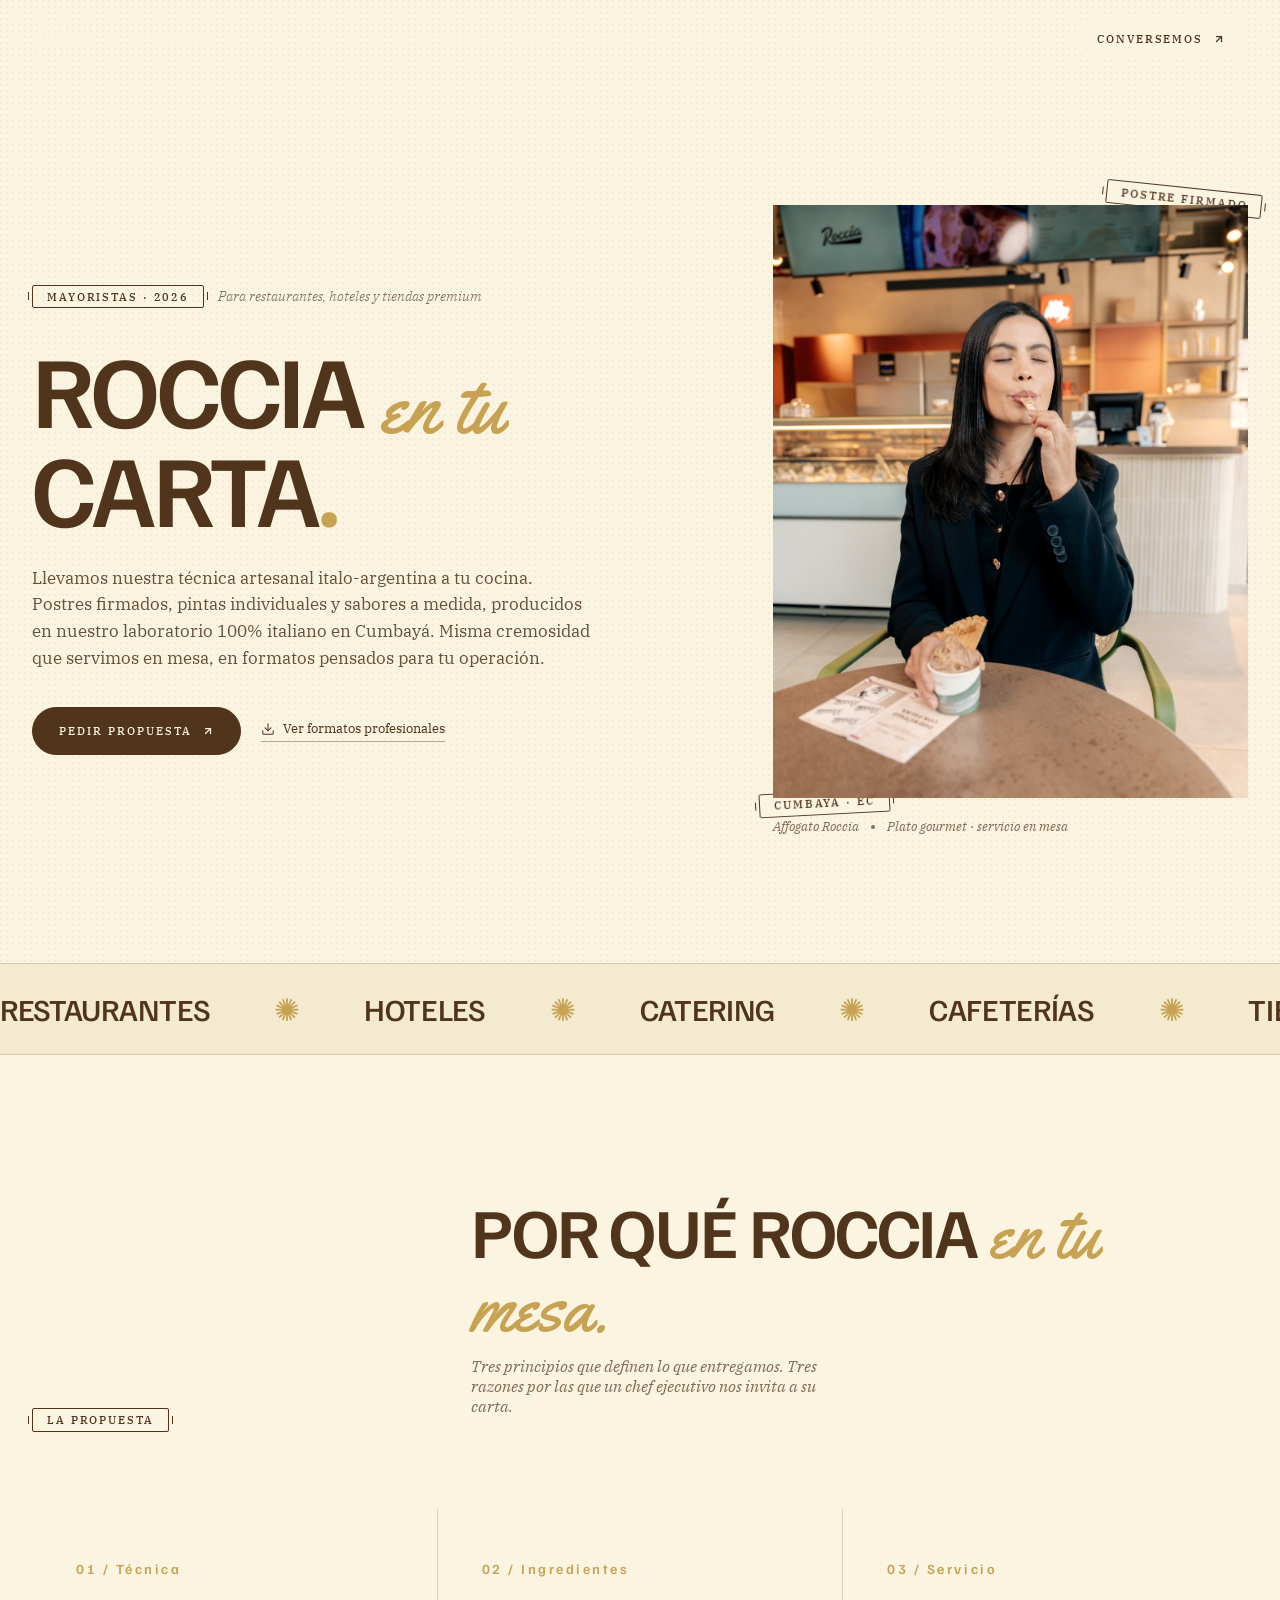
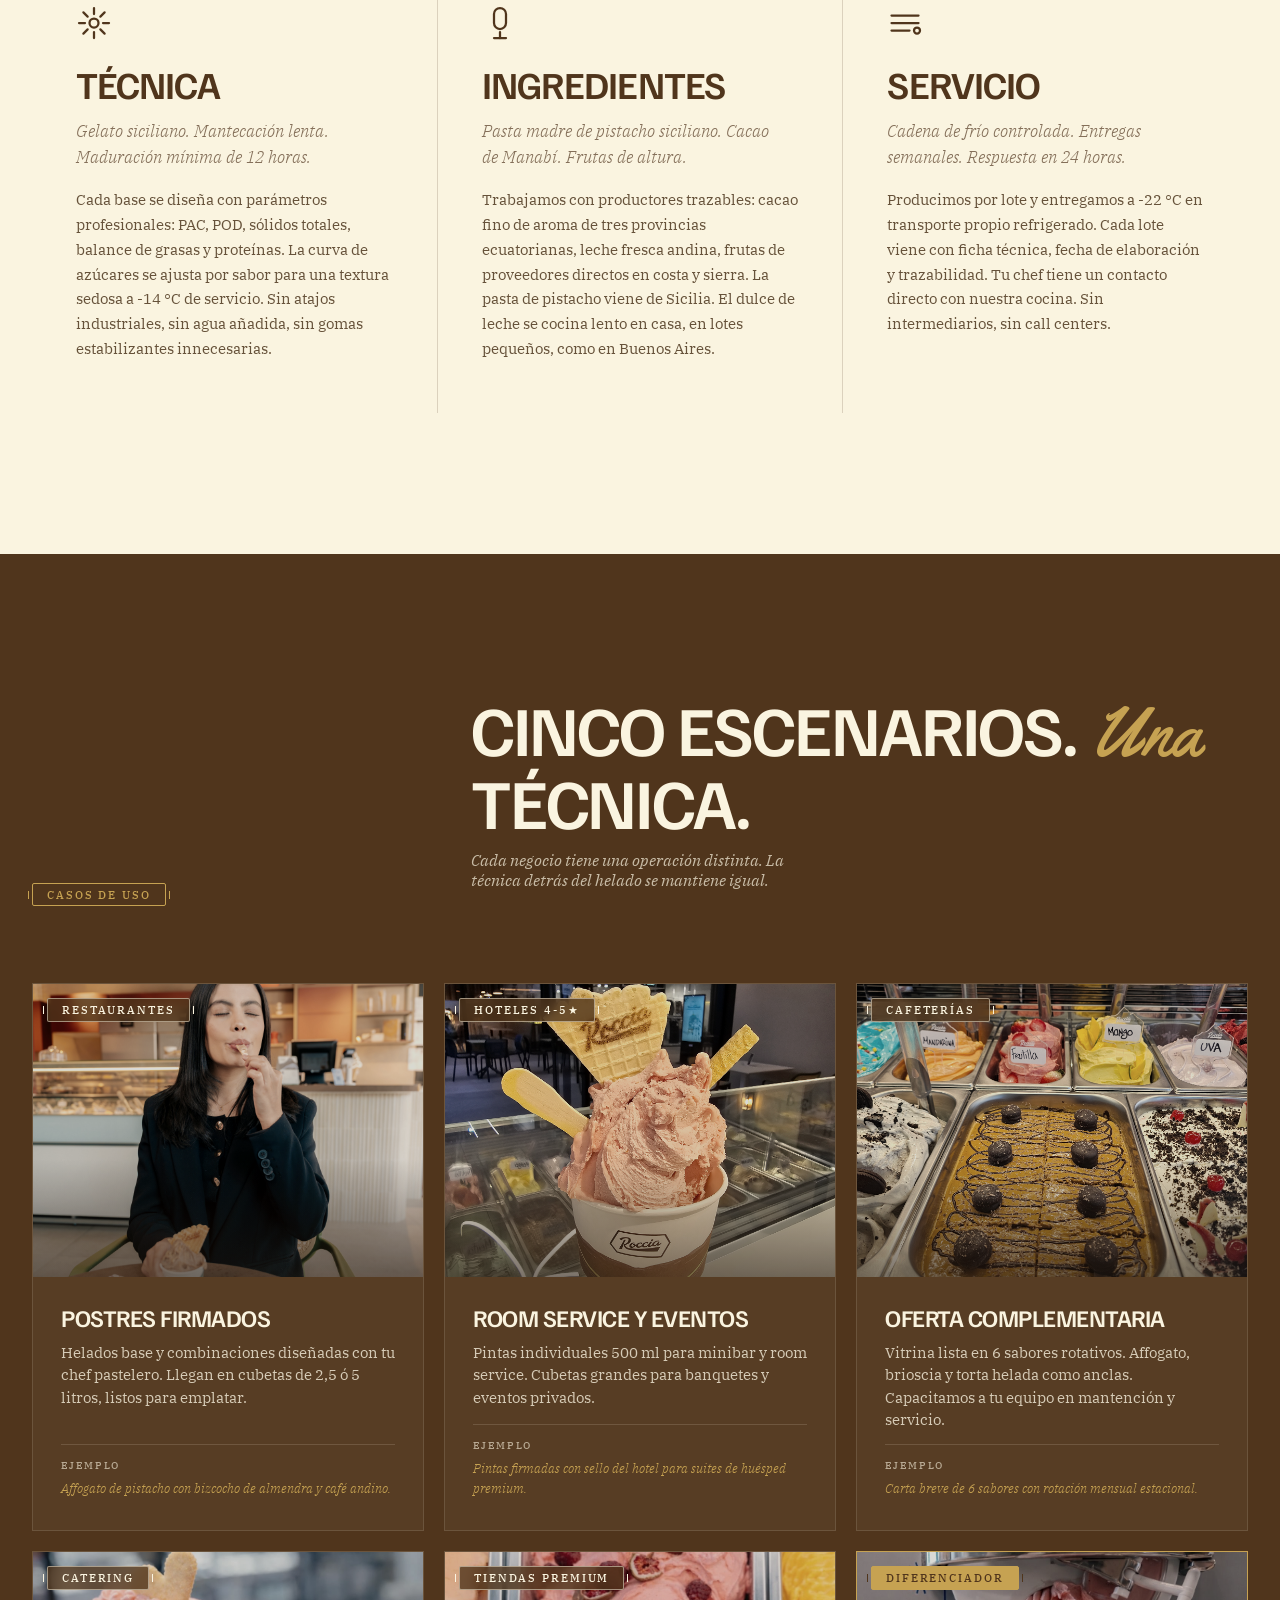
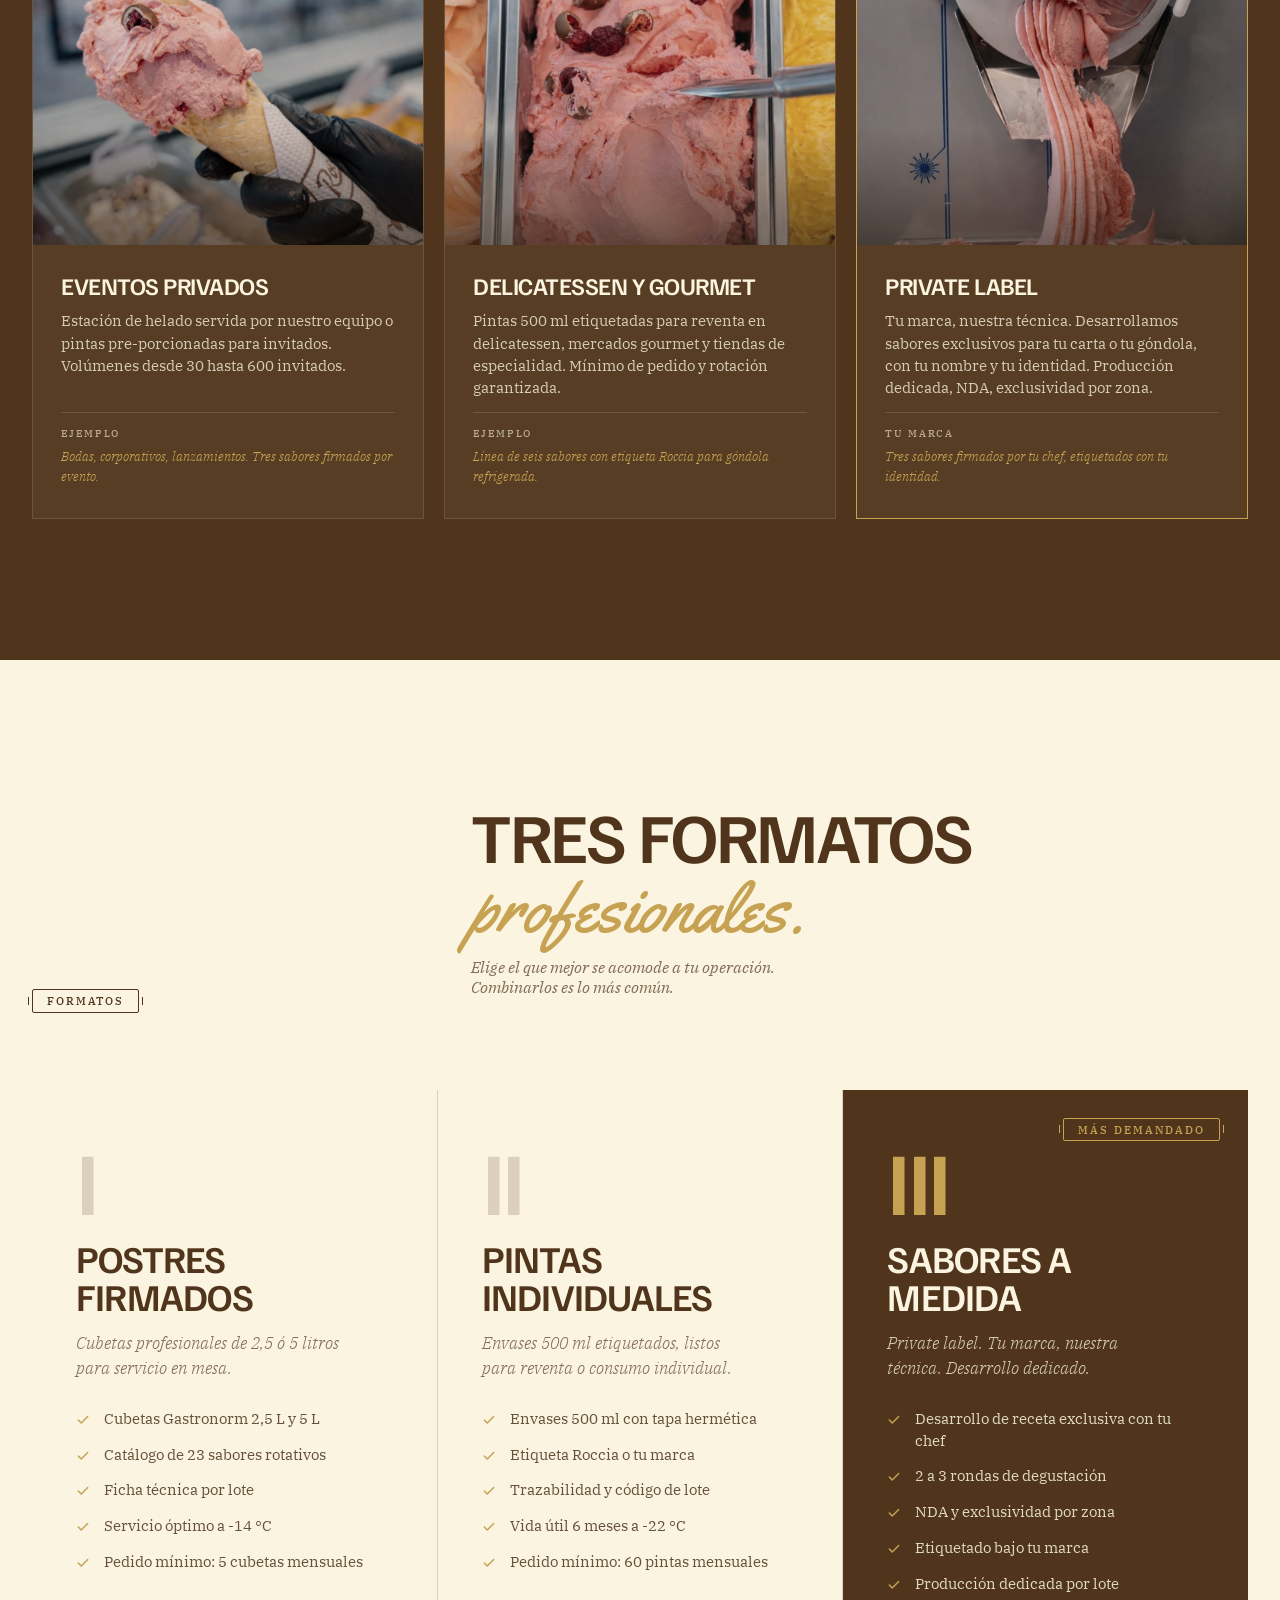
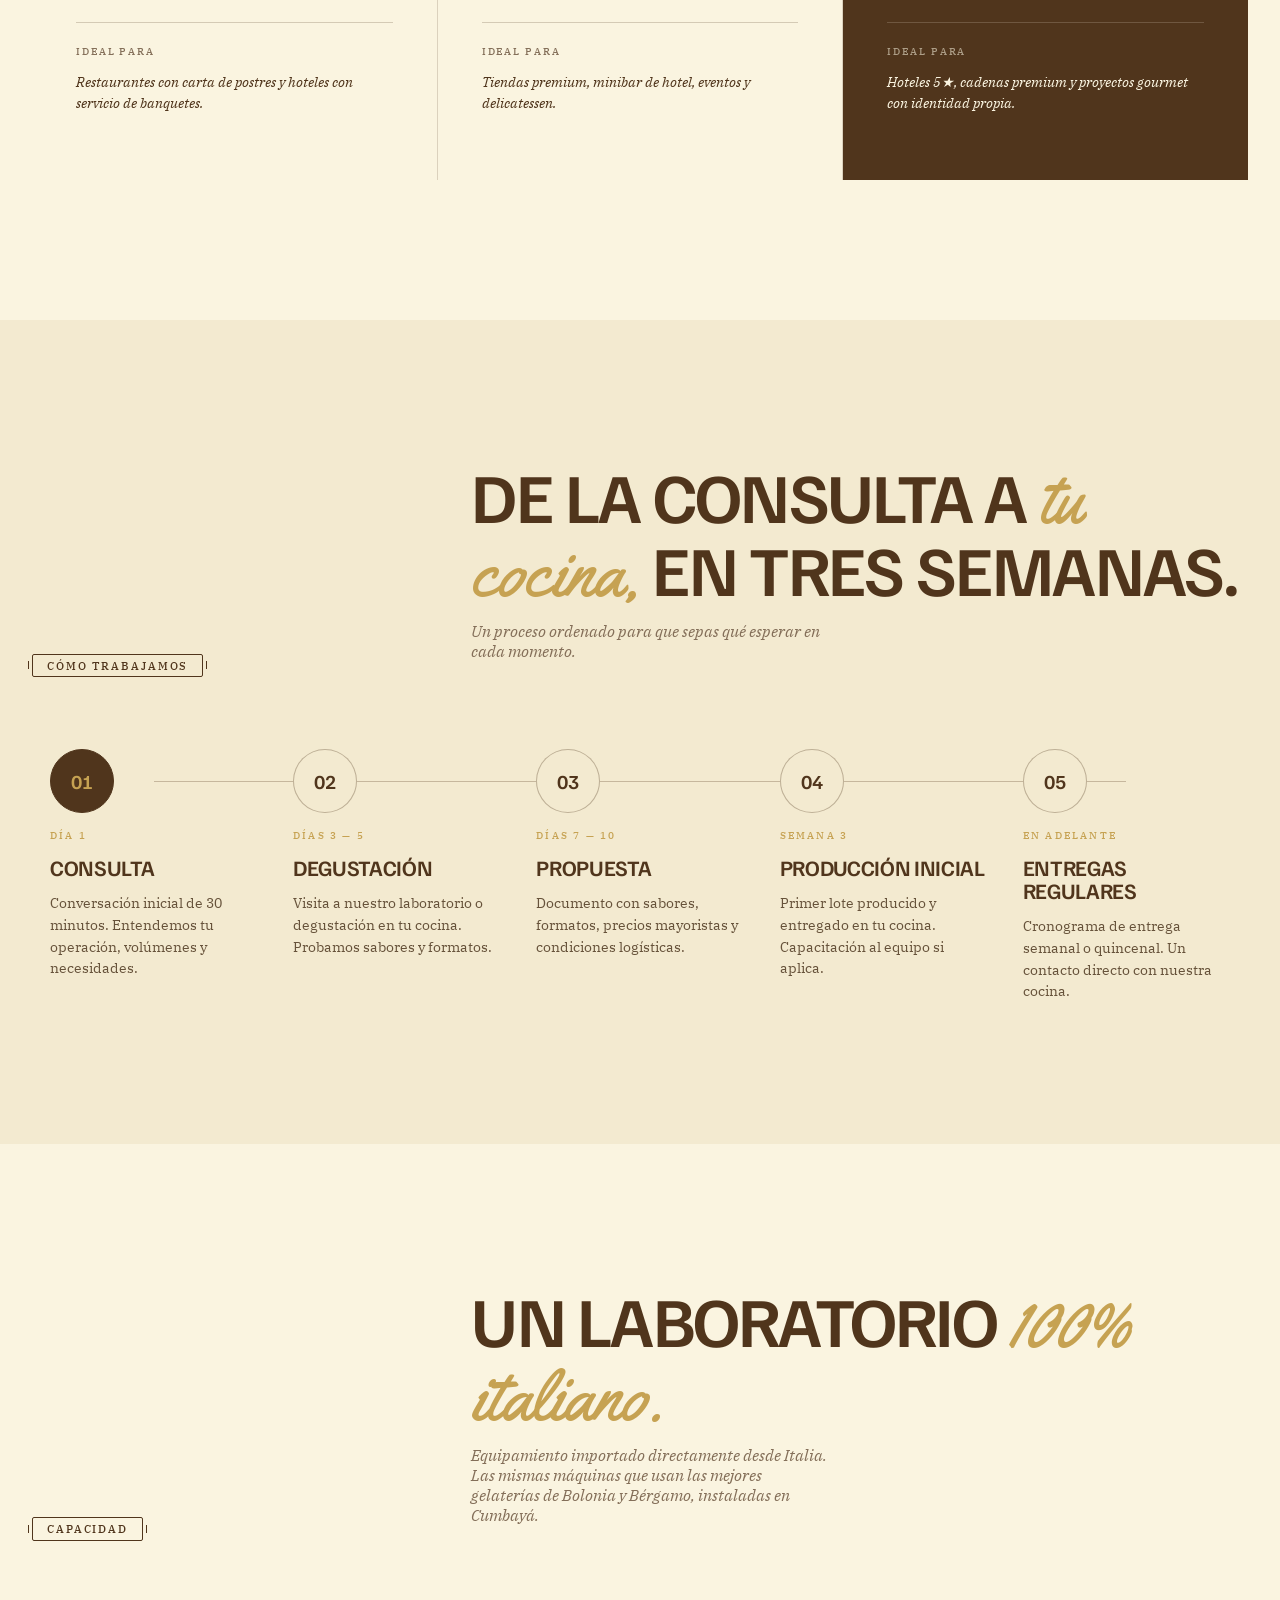
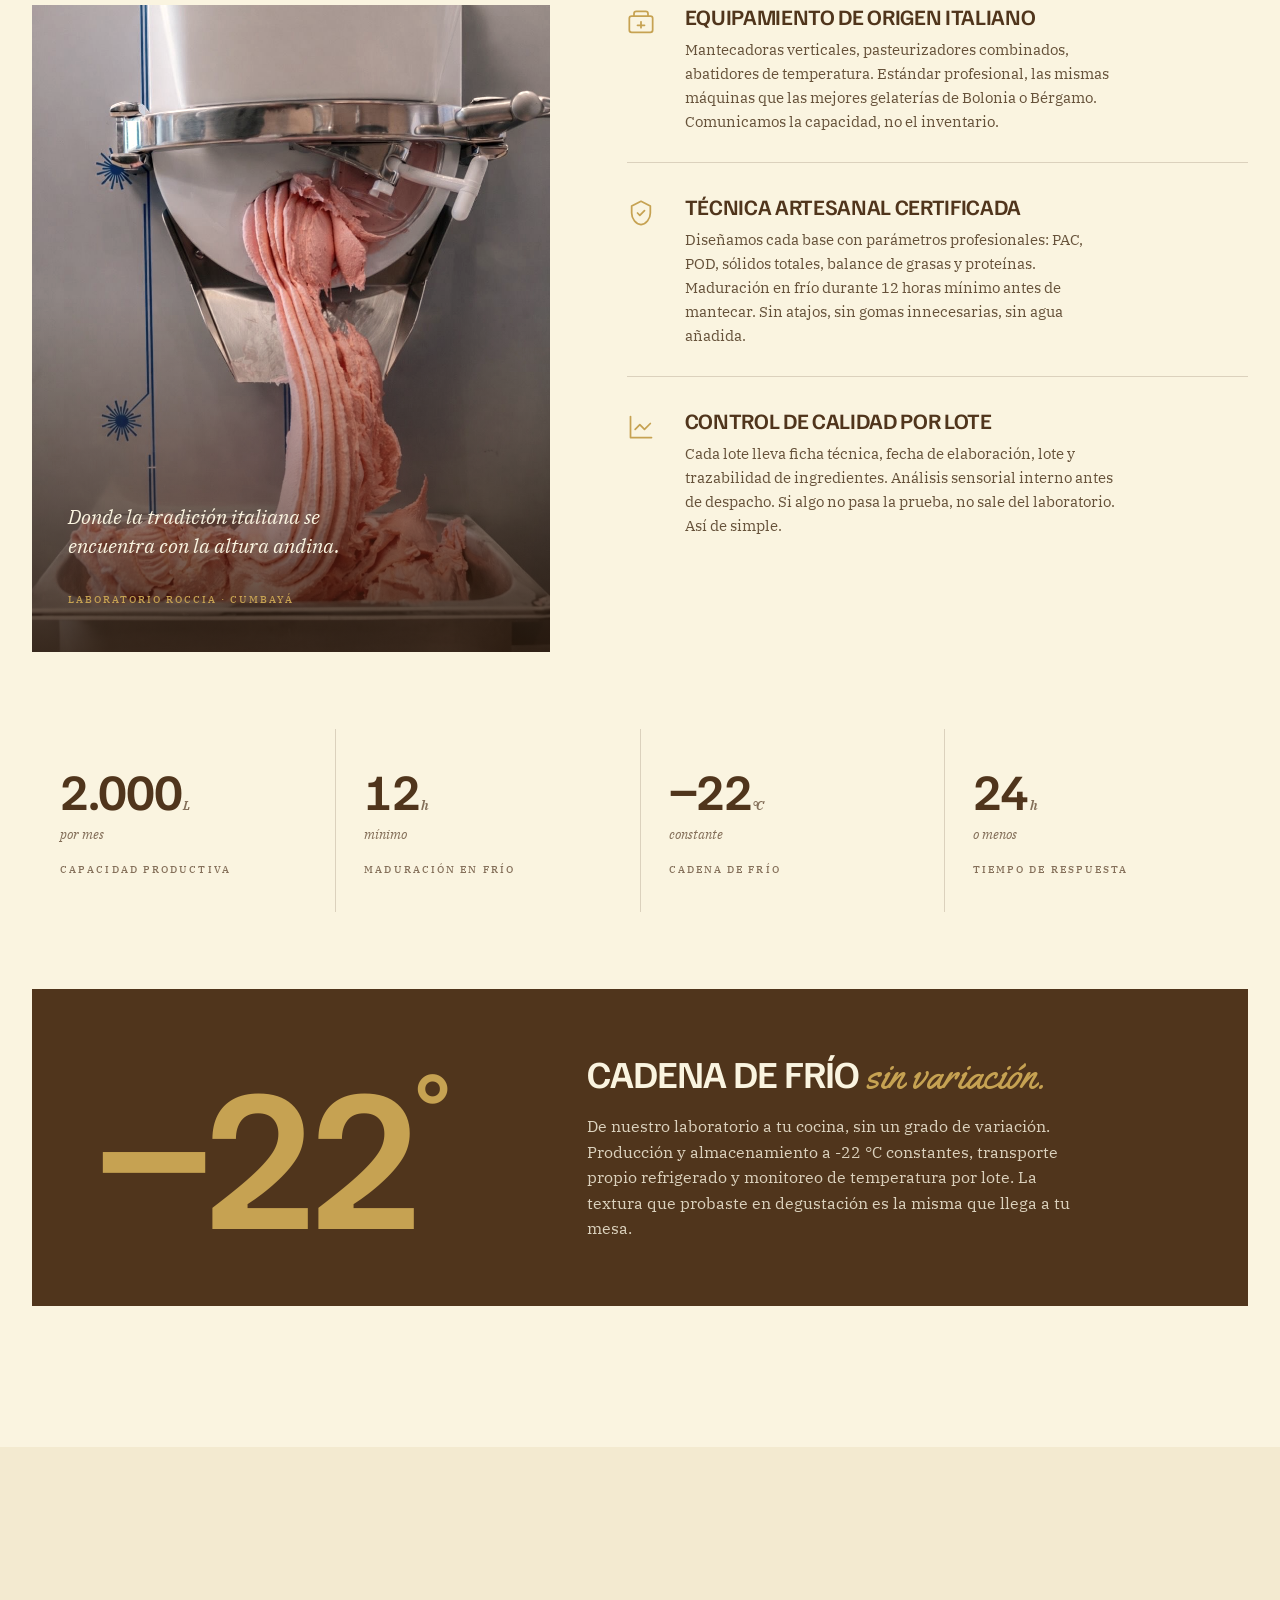
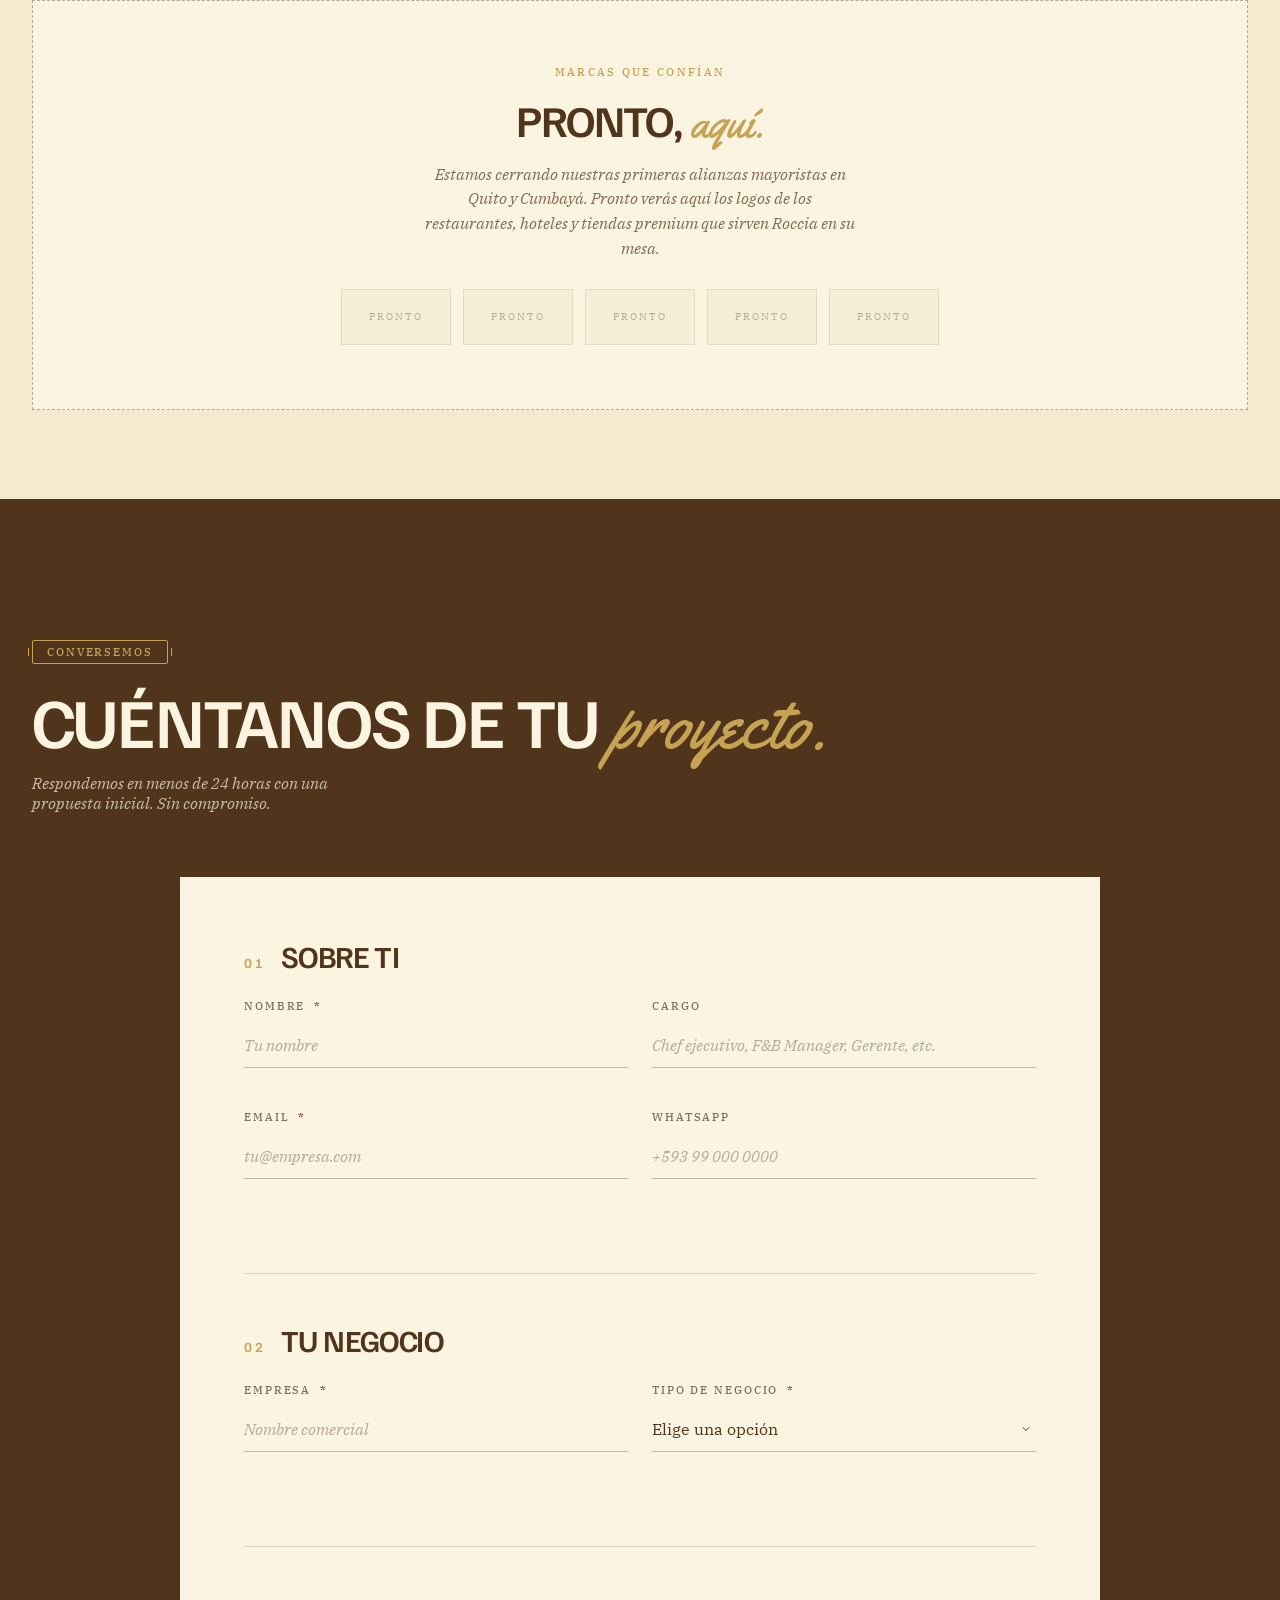
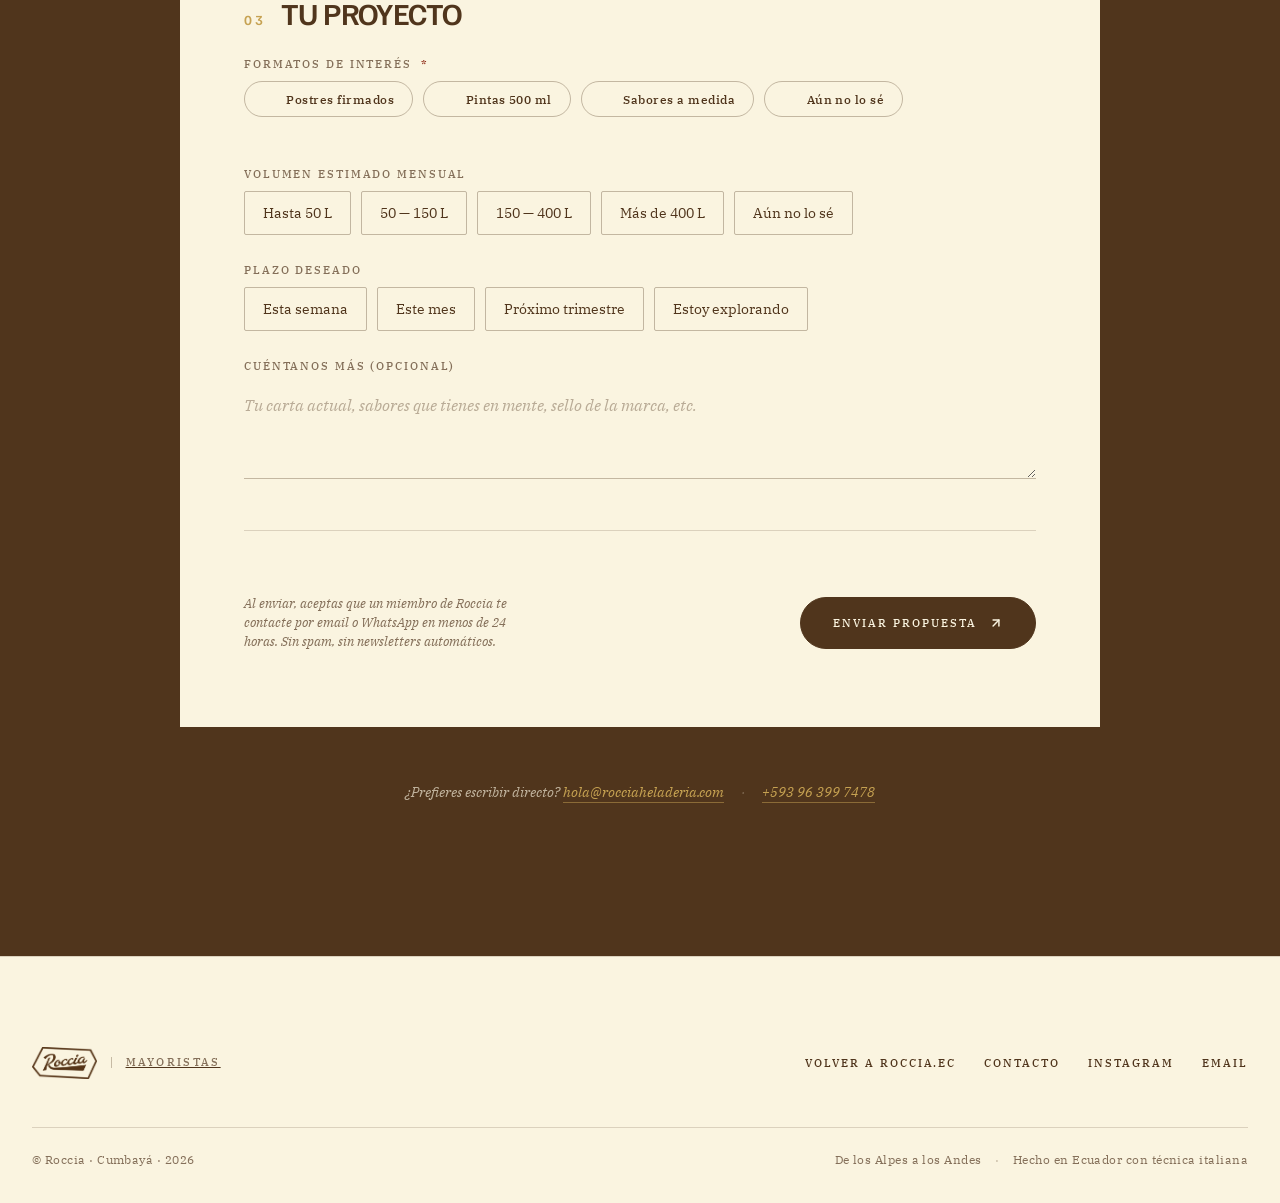
<file: project/mayoristas.html>
<!doctype html>
<html lang="es">
<head>
<meta charset="utf-8" />
<meta name="viewport" content="width=device-width, initial-scale=1" />
<title>Roccia · Mayoristas — Helado artesanal para tu carta</title>
<meta name="description" content="Helado artesanal italo-argentino para restaurantes, hoteles, cafeterías, catering y tiendas premium. Postres firmados, pintas 500 ml y sabores a medida desde nuestro laboratorio 100% italiano en Cumbayá." />

<link rel="preconnect" href="https://fonts.googleapis.com" />
<link rel="preconnect" href="https://fonts.gstatic.com" crossorigin />
<link href="https://fonts.googleapis.com/css2?family=Familjen+Grotesk:wght@400;500;600;700&family=IBM+Plex+Serif:ital,wght@0,300;0,400;0,500;0,600;1,300;1,400;1,500&family=Yellowtail&display=swap" rel="stylesheet" />

<link rel="stylesheet" href="styles/roccia-system.css" />

<style>
  /* ────────────────────────────────────────────
     Mayoristas · estilos específicos
     Hereda de styles/roccia-system.css.
     Tono: un escalón más sobrio que la home.
     ──────────────────────────────────────────── */

  /* ── Hero (sobrio, no full-bleed) ───────── */
  .m-hero {
    position: relative;
    padding: clamp(140px, 16vw, 220px) 0 clamp(80px, 10vw, 140px);
    background: var(--crema);
    overflow: hidden;
  }
  .m-hero::before {
    content: '';
    position: absolute; inset: 0;
    background-image: radial-gradient(circle at 1px 1px, rgba(80, 53, 28, 0.07) 1px, transparent 0);
    background-size: 6px 6px;
    pointer-events: none;
    opacity: 0.6;
  }
  .m-hero-grid {
    display: grid;
    grid-template-columns: 7fr 5fr;
    gap: clamp(40px, 6vw, 96px);
    align-items: center;
    position: relative;
    z-index: 2;
  }
  @media (max-width: 880px) { .m-hero-grid { grid-template-columns: 1fr; } }

  .m-hero-meta {
    display: flex; align-items: center; gap: 14px; flex-wrap: wrap;
    margin-bottom: 32px;
  }
  .m-hero-caption {
    font-family: var(--serif);
    font-style: italic;
    font-weight: 300;
    font-size: 14px;
    color: var(--cafe-medio);
  }

  .m-hero-headline {
    font-family: var(--display);
    font-weight: 600;
    font-size: clamp(52px, 8vw, 128px);
    letter-spacing: -0.025em;
    line-height: 0.92;
    text-transform: uppercase;
    margin: 0 0 32px;
    color: var(--cafe-oscuro);
    max-width: 12ch;
  }
  .m-hero-headline em {
    font-family: var(--script);
    font-style: normal;
    font-weight: 400;
    text-transform: none;
    color: var(--mostaza);
    letter-spacing: 0;
    font-size: 0.78em;
    display: inline-block;
    transform: translateY(0.06em);
  }
  .m-hero-headline .dot { color: var(--mostaza); }

  .m-hero-sub {
    font-family: var(--serif);
    font-size: clamp(15px, 1.3vw, 18px);
    line-height: 1.6;
    color: var(--cafe-neutro);
    max-width: 56ch;
    margin: 0 0 36px;
  }

  .m-hero-ctas { display: flex; align-items: center; gap: 20px; flex-wrap: wrap; }
  .m-hero-link {
    display: inline-flex; align-items: center; gap: 8px;
    color: var(--cafe-oscuro);
    text-decoration: none;
    font-family: var(--serif);
    font-size: 13px;
    border-bottom: 1px solid rgba(80, 53, 28, 0.4);
    padding-bottom: 4px;
  }
  .m-hero-link:hover { border-bottom-color: var(--cafe-oscuro); }

  .m-hero-photo-wrap {
    position: relative;
    aspect-ratio: 4/5;
    overflow: visible;
  }
  .m-hero-photo {
    width: 100%; height: 100%;
    background-image: url('assets/photo-modelo-affogato.jpg');
    background-size: cover;
    background-position: center;
    filter: sepia(0.18) saturate(0.92) contrast(1.04);
  }
  .m-hero-stamp-tr {
    position: absolute;
    top: -18px; right: -14px;
    transform: rotate(6deg);
    color: var(--cafe-oscuro);
    background: var(--crema);
    padding: 6px 14px 5px;
  }
  .m-hero-stamp-bl {
    position: absolute;
    bottom: -16px; left: -14px;
    transform: rotate(-3deg);
    color: var(--cafe-oscuro);
    background: var(--crema);
    padding: 6px 14px 5px;
  }
  .m-hero-meta-bottom {
    margin-top: 20px;
    display: flex; align-items: center; gap: 12px;
    font-family: var(--serif);
    font-style: italic;
    font-size: 13px;
    color: var(--cafe-medio);
  }
  .m-hero-meta-bottom .bullet { width: 4px; height: 4px; border-radius: 50%; background: var(--cafe-medio); display: inline-block; }

  /* ── Marquee crema (no oscuro) ──────────── */
  .m-marquee {
    background: var(--crema-warm);
    color: var(--cafe-oscuro);
    padding: 26px 0;
    border-top: 1px solid rgba(80, 53, 28, 0.18);
    border-bottom: 1px solid rgba(80, 53, 28, 0.18);
    overflow: hidden;
  }
  .m-marquee-item {
    font-family: var(--display);
    font-weight: 500;
    text-transform: uppercase;
    letter-spacing: -0.01em;
    font-size: clamp(20px, 2.4vw, 32px);
    display: inline-flex; align-items: center; gap: 64px;
  }
  .m-marquee-star { color: var(--mostaza); font-weight: 300; }

  /* ── Pilares ─────────────────────────────── */
  .pilares-grid {
    display: grid;
    grid-template-columns: repeat(3, 1fr);
    gap: 1px;
    background: rgba(80, 53, 28, 0.18);
    margin-top: clamp(48px, 6vw, 80px);
  }
  @media (max-width: 880px) { .pilares-grid { grid-template-columns: 1fr; } }
  .pilar {
    background: var(--crema);
    padding: clamp(36px, 4vw, 56px) clamp(28px, 3.5vw, 44px);
    display: flex; flex-direction: column;
    min-height: 380px;
  }
  .pilar-num {
    font-family: var(--display);
    font-weight: 600;
    font-size: 14px;
    letter-spacing: 0.18em;
    color: var(--mostaza);
    margin-bottom: 28px;
  }
  .pilar-icon {
    width: 36px; height: 36px;
    color: var(--cafe-oscuro);
    margin-bottom: 24px;
  }
  .pilar-icon svg { width: 100%; height: 100%; }
  .pilar-title {
    font-family: var(--display);
    font-weight: 600;
    font-size: clamp(28px, 3vw, 40px);
    letter-spacing: -0.02em;
    text-transform: uppercase;
    line-height: 1;
    margin: 0 0 16px;
    color: var(--cafe-oscuro);
  }
  .pilar-lead {
    font-family: var(--serif);
    font-style: italic;
    font-weight: 300;
    font-size: 17px;
    line-height: 1.5;
    color: var(--cafe-medio);
    margin: 0 0 18px;
    max-width: 32ch;
  }
  .pilar-body {
    font-family: var(--serif);
    font-size: 15px;
    line-height: 1.65;
    color: var(--cafe-neutro);
    margin: 0;
    max-width: 38ch;
  }

  /* ── Casos de uso ────────────────────────── */
  .casos {
    background: var(--cafe-oscuro);
    color: var(--crema);
  }
  .casos-grid {
    display: grid;
    grid-template-columns: repeat(3, 1fr);
    gap: 20px;
    margin-top: clamp(48px, 6vw, 80px);
  }
  @media (max-width: 1100px) { .casos-grid { grid-template-columns: repeat(2, 1fr); } }
  @media (max-width: 720px)  { .casos-grid { grid-template-columns: 1fr; } }
  .caso {
    background: rgba(250, 244, 224, 0.04);
    border: 1px solid rgba(250, 244, 224, 0.12);
    display: flex; flex-direction: column;
    overflow: hidden;
    position: relative;
    transition: background .3s ease, border-color .3s ease, transform .3s ease;
  }
  .caso:hover { background: rgba(250, 244, 224, 0.06); border-color: rgba(250, 244, 224, 0.22); }
  .caso.featured { border-color: var(--mostaza); }
  .caso-photo {
    aspect-ratio: 4/3;
    background-size: cover;
    background-position: center;
    filter: sepia(0.22) saturate(0.85) contrast(1.04) brightness(0.85);
    position: relative;
  }
  .caso-photo::after {
    content: '';
    position: absolute; inset: 0;
    background: linear-gradient(180deg, rgba(40,24,12,0) 60%, rgba(40,24,12,0.55) 100%);
  }
  .caso-tag {
    position: absolute; top: 14px; left: 14px;
    z-index: 2;
    color: var(--crema);
    background: rgba(80, 53, 28, 0.78);
    border-color: rgba(250, 244, 224, 0.5);
    backdrop-filter: blur(6px);
  }
  .caso.featured .caso-tag {
    background: var(--mostaza);
    color: var(--cafe-oscuro);
    border-color: var(--mostaza);
  }
  .caso-body { padding: 28px 28px 32px; flex: 1; display: flex; flex-direction: column; gap: 12px; }
  .caso-title {
    font-family: var(--display);
    font-weight: 600;
    font-size: 24px;
    letter-spacing: -0.02em;
    text-transform: uppercase;
    line-height: 1.05;
    color: var(--crema);
    margin: 0;
  }
  .caso-desc {
    font-family: var(--serif);
    font-size: 14.5px;
    line-height: 1.55;
    color: rgba(250, 244, 224, 0.78);
    margin: 0;
  }
  .caso-example {
    font-family: var(--serif);
    font-style: italic;
    font-weight: 300;
    font-size: 13px;
    line-height: 1.5;
    color: var(--mostaza);
    border-top: 1px solid rgba(250, 244, 224, 0.14);
    padding-top: 14px;
    margin-top: auto;
  }
  .caso-example .label {
    font-family: var(--serif);
    font-style: normal;
    font-weight: 500;
    font-size: 9.5px;
    letter-spacing: 0.2em;
    text-transform: uppercase;
    color: rgba(250, 244, 224, 0.6);
    display: block;
    margin-bottom: 6px;
  }

  /* ── Formatos ────────────────────────────── */
  .formatos-grid {
    display: grid;
    grid-template-columns: repeat(3, 1fr);
    gap: 1px;
    background: rgba(80, 53, 28, 0.18);
    margin-top: clamp(48px, 6vw, 80px);
  }
  @media (max-width: 880px) { .formatos-grid { grid-template-columns: 1fr; } }
  .formato {
    background: var(--crema);
    padding: clamp(36px, 4vw, 56px) clamp(28px, 3.5vw, 44px);
    display: flex; flex-direction: column;
    min-height: 480px;
    position: relative;
  }
  .formato.featured {
    background: var(--cafe-oscuro);
    color: var(--crema);
  }
  .formato-roman {
    font-family: var(--display);
    font-weight: 600;
    font-size: clamp(56px, 7vw, 96px);
    letter-spacing: -0.04em;
    line-height: 0.85;
    color: var(--cafe-oscuro);
    margin-bottom: 22px;
    opacity: 0.18;
  }
  .formato.featured .formato-roman { color: var(--mostaza); opacity: 1; }
  .formato-tag {
    position: absolute; top: 28px; right: 28px;
    color: var(--mostaza);
    border-color: var(--mostaza);
  }
  .formato-title {
    font-family: var(--display);
    font-weight: 600;
    font-size: clamp(28px, 3vw, 38px);
    letter-spacing: -0.02em;
    text-transform: uppercase;
    line-height: 1;
    margin: 0 0 16px;
    color: var(--cafe-oscuro);
  }
  .formato.featured .formato-title { color: var(--crema); }
  .formato-lead {
    font-family: var(--serif);
    font-style: italic;
    font-weight: 300;
    font-size: 17px;
    line-height: 1.5;
    color: var(--cafe-medio);
    margin: 0 0 26px;
    max-width: 30ch;
  }
  .formato.featured .formato-lead { color: rgba(250, 244, 224, 0.78); }
  .formato-specs {
    list-style: none; padding: 0; margin: 0 0 28px;
    display: flex; flex-direction: column; gap: 14px;
  }
  .formato-specs li {
    display: grid;
    grid-template-columns: 16px 1fr;
    gap: 12px;
    align-items: start;
    font-family: var(--serif);
    font-size: 14.5px;
    line-height: 1.5;
    color: var(--cafe-neutro);
  }
  .formato.featured .formato-specs li { color: rgba(250, 244, 224, 0.85); }
  .formato-specs svg {
    width: 14px; height: 14px;
    color: var(--mostaza);
    margin-top: 5px;
  }
  .formato-ideal {
    margin-top: auto;
    padding-top: 22px;
    border-top: 1px solid rgba(80, 53, 28, 0.22);
  }
  .formato.featured .formato-ideal { border-top-color: rgba(250, 244, 224, 0.18); }
  .formato-ideal .label {
    font-family: var(--serif);
    font-weight: 500;
    font-size: 9.5px;
    letter-spacing: 0.2em;
    text-transform: uppercase;
    color: var(--cafe-medio);
    display: block;
    margin-bottom: 8px;
  }
  .formato.featured .formato-ideal .label { color: rgba(250, 244, 224, 0.55); }
  .formato-ideal .text {
    font-family: var(--serif);
    font-style: italic;
    font-size: 14px;
    color: var(--cafe-oscuro);
    line-height: 1.5;
  }
  .formato.featured .formato-ideal .text { color: var(--crema); }

  /* ── Proceso ─────────────────────────────── */
  .proceso-section { background: var(--crema-warm); }
  .proceso-track {
    display: grid;
    grid-template-columns: repeat(5, 1fr);
    gap: 0;
    margin-top: clamp(48px, 6vw, 72px);
    position: relative;
  }
  .proceso-track::before {
    content: '';
    position: absolute;
    top: 32px; left: 10%; right: 10%;
    height: 1px;
    background: rgba(80, 53, 28, 0.28);
    z-index: 0;
  }
  @media (max-width: 880px) {
    .proceso-track { grid-template-columns: 1fr; gap: 32px; }
    .proceso-track::before { display: none; }
  }
  .proceso-step {
    position: relative;
    z-index: 1;
    padding: 0 clamp(12px, 1.4vw, 24px);
    display: flex; flex-direction: column; align-items: flex-start; gap: 14px;
  }
  .proceso-dot {
    width: 64px; height: 64px;
    border-radius: 50%;
    background: var(--crema-warm);
    border: 1px solid rgba(80, 53, 28, 0.32);
    display: grid; place-items: center;
    font-family: var(--display);
    font-weight: 600;
    font-size: 20px;
    color: var(--cafe-oscuro);
  }
  .proceso-step.active .proceso-dot {
    background: var(--cafe-oscuro);
    color: var(--mostaza);
    border-color: var(--cafe-oscuro);
  }
  .proceso-when {
    font-family: var(--serif);
    font-weight: 500;
    font-size: 10px;
    letter-spacing: 0.22em;
    text-transform: uppercase;
    color: var(--mostaza);
    margin-top: 2px;
  }
  .proceso-title {
    font-family: var(--display);
    font-weight: 600;
    font-size: 22px;
    letter-spacing: -0.015em;
    text-transform: uppercase;
    color: var(--cafe-oscuro);
    line-height: 1.05;
    margin: 0;
  }
  .proceso-desc {
    font-family: var(--serif);
    font-size: 14px;
    line-height: 1.55;
    color: var(--cafe-neutro);
    margin: 0;
    max-width: 28ch;
  }

  /* ── Laboratorio ─────────────────────────── */
  .lab-section { background: var(--crema); }
  .lab-grid {
    display: grid;
    grid-template-columns: 5fr 6fr;
    gap: clamp(40px, 6vw, 96px);
    align-items: stretch;
    margin-top: clamp(40px, 5vw, 64px);
  }
  @media (max-width: 880px) { .lab-grid { grid-template-columns: 1fr; } }
  .lab-photo-wrap {
    position: relative;
    aspect-ratio: 4/5;
    overflow: hidden;
    background: var(--crema-warm);
  }
  .lab-photo {
    position: absolute; inset: 0;
    background-image: url('assets/photo-mantecadora.jpeg');
    background-size: cover;
    background-position: center;
    filter: sepia(0.22) saturate(0.88) contrast(1.04);
  }
  .lab-photo-overlay {
    position: absolute; inset: 0;
    background: linear-gradient(180deg, rgba(40,24,12,0) 45%, rgba(40,24,12,0.85) 100%);
    display: flex; flex-direction: column; justify-content: flex-end;
    padding: clamp(24px, 3vw, 36px);
    color: var(--crema);
  }
  .lab-photo-overlay .quote {
    font-family: var(--serif);
    font-style: italic;
    font-size: clamp(17px, 1.6vw, 22px);
    line-height: 1.4;
    color: var(--crema);
    max-width: 26ch;
  }
  .lab-photo-overlay .attrib {
    font-family: var(--serif);
    font-weight: 500;
    font-size: 10px;
    letter-spacing: 0.2em;
    text-transform: uppercase;
    color: var(--mostaza);
    margin-top: 12px;
  }

  .lab-blocks { display: flex; flex-direction: column; gap: 32px; }
  .lab-block {
    display: grid;
    grid-template-columns: 36px 1fr;
    gap: 22px;
    padding-bottom: 28px;
    border-bottom: 1px solid rgba(80, 53, 28, 0.18);
  }
  .lab-block:last-child { border-bottom: 0; padding-bottom: 0; }
  .lab-block-icon {
    width: 28px; height: 28px;
    color: var(--mostaza);
    margin-top: 4px;
  }
  .lab-block h4 {
    font-family: var(--display);
    font-weight: 600;
    font-size: 22px;
    letter-spacing: -0.015em;
    text-transform: uppercase;
    color: var(--cafe-oscuro);
    margin: 0 0 10px;
    line-height: 1.05;
  }
  .lab-block p {
    font-family: var(--serif);
    font-size: 15px;
    line-height: 1.6;
    color: var(--cafe-neutro);
    margin: 0;
    max-width: 48ch;
  }

  .lab-stats {
    margin-top: clamp(48px, 6vw, 80px);
    display: grid;
    grid-template-columns: repeat(4, 1fr);
    gap: 1px;
    background: rgba(80, 53, 28, 0.18);
  }
  @media (max-width: 720px) { .lab-stats { grid-template-columns: repeat(2, 1fr); } }
  .lab-stat {
    background: var(--crema);
    padding: 36px 28px;
    display: flex; flex-direction: column; gap: 6px;
  }
  .lab-stat .num {
    font-family: var(--display);
    font-weight: 600;
    font-size: clamp(36px, 4vw, 52px);
    letter-spacing: -0.025em;
    color: var(--cafe-oscuro);
    line-height: 1;
  }
  .lab-stat .num em {
    font-family: var(--script);
    font-style: normal;
    font-weight: 400;
    color: var(--mostaza);
    font-size: 0.7em;
    letter-spacing: 0;
  }
  .lab-stat .unit {
    font-family: var(--serif);
    font-style: italic;
    font-size: 13px;
    color: var(--cafe-medio);
    margin-top: 4px;
  }
  .lab-stat .label {
    font-family: var(--serif);
    font-weight: 500;
    font-size: 9.5px;
    letter-spacing: 0.22em;
    text-transform: uppercase;
    color: var(--cafe-medio);
    margin-top: 14px;
  }

  /* Cadena de frío block */
  .lab-cold {
    margin-top: clamp(48px, 6vw, 80px);
    background: var(--cafe-oscuro);
    color: var(--crema);
    padding: clamp(40px, 5vw, 72px);
    display: grid;
    grid-template-columns: 5fr 7fr;
    gap: clamp(32px, 5vw, 80px);
    align-items: center;
  }
  @media (max-width: 880px) { .lab-cold { grid-template-columns: 1fr; } }
  .lab-cold-num {
    font-family: var(--display);
    font-weight: 600;
    font-size: clamp(120px, 16vw, 240px);
    letter-spacing: -0.05em;
    color: var(--mostaza);
    line-height: 0.85;
    margin: 0;
  }
  .lab-cold-num .deg {
    font-family: var(--display);
    font-size: 0.45em;
    vertical-align: top;
  }
  .lab-cold-text h4 {
    font-family: var(--display);
    font-weight: 600;
    font-size: clamp(28px, 3vw, 40px);
    letter-spacing: -0.025em;
    text-transform: uppercase;
    line-height: 1.05;
    margin: 0 0 18px;
  }
  .lab-cold-text h4 em {
    font-family: var(--script);
    font-style: normal;
    font-weight: 400;
    text-transform: none;
    color: var(--mostaza);
    letter-spacing: 0;
  }
  .lab-cold-text p {
    font-family: var(--serif);
    font-size: 16px;
    line-height: 1.6;
    color: rgba(250, 244, 224, 0.82);
    max-width: 50ch;
    margin: 0;
  }

  /* ── Marcas placeholder ──────────────────── */
  .marcas-section { background: var(--crema-warm); }
  .marcas-card {
    border: 1px dashed rgba(80, 53, 28, 0.4);
    padding: clamp(40px, 5vw, 72px);
    text-align: center;
    background: var(--crema);
    margin-top: clamp(40px, 5vw, 64px);
  }
  .marcas-card .label {
    font-family: var(--serif);
    font-weight: 500;
    font-size: 10.5px;
    letter-spacing: 0.22em;
    text-transform: uppercase;
    color: var(--mostaza);
    margin-bottom: 18px;
  }
  .marcas-card h3 {
    font-family: var(--display);
    font-weight: 600;
    font-size: clamp(28px, 3.5vw, 44px);
    letter-spacing: -0.025em;
    text-transform: uppercase;
    line-height: 1.05;
    color: var(--cafe-oscuro);
    margin: 0 0 16px;
    max-width: 22ch;
    margin-left: auto; margin-right: auto;
  }
  .marcas-card h3 em {
    font-family: var(--script);
    font-style: normal;
    font-weight: 400;
    text-transform: none;
    color: var(--mostaza);
    letter-spacing: 0;
  }
  .marcas-card p {
    font-family: var(--serif);
    font-style: italic;
    font-size: 16px;
    line-height: 1.55;
    color: var(--cafe-medio);
    max-width: 48ch;
    margin: 0 auto 24px;
  }
  .marcas-row {
    display: flex; flex-wrap: wrap; gap: 12px; justify-content: center;
    margin-top: 28px;
  }
  .marcas-row .placeholder {
    width: 110px; height: 56px;
    border: 1px solid rgba(80, 53, 28, 0.18);
    background: var(--crema-warm);
    display: grid; place-items: center;
    font-family: var(--serif);
    font-size: 9.5px;
    letter-spacing: 0.22em;
    text-transform: uppercase;
    color: var(--cafe-medio);
    opacity: 0.55;
  }

  /* ── Formulario ──────────────────────────── */
  .form-section {
    background: var(--cafe-oscuro);
    color: var(--crema);
    padding: clamp(80px, 11vw, 160px) 0;
  }
  .form-head { text-align: left; margin-bottom: clamp(40px, 5vw, 64px); }
  .form-head .seal { color: var(--mostaza); border-color: var(--mostaza); }

  .form-card {
    background: var(--crema);
    color: var(--cafe-oscuro);
    padding: clamp(40px, 5vw, 72px);
    max-width: 920px;
    margin: 0 auto;
  }
  .form-section-block {
    padding-bottom: clamp(36px, 4vw, 56px);
    margin-bottom: clamp(36px, 4vw, 56px);
    border-bottom: 1px solid rgba(80, 53, 28, 0.18);
  }
  .form-section-block:last-of-type { border-bottom: 0; padding-bottom: 0; margin-bottom: 0; }
  .form-section-head {
    display: flex; align-items: baseline; gap: 16px;
    margin-bottom: 28px;
  }
  .form-section-num {
    font-family: var(--display);
    font-weight: 600;
    font-size: 14px;
    letter-spacing: 0.18em;
    color: var(--mostaza);
  }
  .form-section-title {
    font-family: var(--display);
    font-weight: 600;
    font-size: clamp(22px, 2.4vw, 32px);
    letter-spacing: -0.02em;
    text-transform: uppercase;
    color: var(--cafe-oscuro);
    line-height: 1;
    margin: 0;
  }
  .form-row {
    display: grid;
    grid-template-columns: 1fr 1fr;
    gap: 24px;
    margin-bottom: 20px;
  }
  @media (max-width: 720px) { .form-row { grid-template-columns: 1fr; } }
  .form-field { display: flex; flex-direction: column; }
  .form-field.full { grid-column: 1 / -1; }
  .form-label {
    font-family: var(--serif);
    font-weight: 500;
    font-size: 10.5px;
    letter-spacing: 0.18em;
    text-transform: uppercase;
    color: var(--cafe-medio);
    margin-bottom: 10px;
  }
  .form-label .req { color: var(--rojo); margin-left: 4px; }
  .form-input,
  .form-select,
  .form-textarea {
    background: transparent;
    border: 0;
    border-bottom: 1px solid rgba(80, 53, 28, 0.32);
    padding: 12px 0;
    font-family: var(--serif);
    font-size: 16px;
    color: var(--cafe-oscuro);
    outline: none;
    transition: border-color .2s ease;
    border-radius: 0;
    width: 100%;
  }
  .form-input::placeholder,
  .form-textarea::placeholder { color: rgba(132, 111, 89, 0.55); font-style: italic; }
  .form-input:focus,
  .form-select:focus,
  .form-textarea:focus { border-bottom-color: var(--cafe-oscuro); }
  .form-input.error,
  .form-select.error { border-bottom-color: var(--rojo); }
  .form-error {
    font-family: var(--serif);
    font-style: italic;
    font-size: 12px;
    color: var(--rojo);
    margin-top: 6px;
    min-height: 16px;
  }
  .form-select {
    appearance: none;
    -webkit-appearance: none;
    background-image: url("data:image/svg+xml;utf8,<svg xmlns='http://www.w3.org/2000/svg' width='12' height='12' viewBox='0 0 24 24' fill='none' stroke='%2350351c' stroke-width='2' stroke-linecap='round' stroke-linejoin='round'><polyline points='6 9 12 15 18 9'/></svg>");
    background-repeat: no-repeat;
    background-position: right 4px center;
    padding-right: 24px;
  }
  .form-textarea { resize: vertical; min-height: 96px; }

  .chips { display: flex; flex-wrap: wrap; gap: 10px; }
  .chip {
    border: 1px solid rgba(80, 53, 28, 0.32);
    padding: 10px 18px 9px;
    border-radius: 9999px;
    font-family: var(--serif);
    font-weight: 500;
    font-size: 12px;
    letter-spacing: 0.04em;
    color: var(--cafe-oscuro);
    cursor: pointer;
    background: transparent;
    transition: background .2s ease, color .2s ease, border-color .2s ease;
    user-select: none;
  }
  .chip:hover { border-color: var(--cafe-oscuro); }
  .chip.selected {
    background: var(--cafe-oscuro);
    color: var(--crema);
    border-color: var(--cafe-oscuro);
  }
  .chip .check {
    display: inline-block;
    width: 12px; height: 12px;
    margin-right: 8px;
    vertical-align: -2px;
    opacity: 0;
    transition: opacity .15s ease;
  }
  .chip.selected .check { opacity: 1; }

  .radio-row { display: flex; flex-wrap: wrap; gap: 10px; }
  .radio-card {
    border: 1px solid rgba(80, 53, 28, 0.32);
    padding: 12px 18px;
    border-radius: 2px;
    font-family: var(--serif);
    font-size: 13.5px;
    color: var(--cafe-oscuro);
    cursor: pointer;
    background: transparent;
    transition: background .2s ease, color .2s ease, border-color .2s ease;
    user-select: none;
  }
  .radio-card:hover { border-color: var(--cafe-oscuro); }
  .radio-card.selected {
    background: var(--cafe-oscuro);
    color: var(--crema);
    border-color: var(--cafe-oscuro);
  }

  .form-submit-row {
    margin-top: 36px;
    display: flex; align-items: center; justify-content: space-between; gap: 24px; flex-wrap: wrap;
  }
  .form-submit-row .legal {
    font-family: var(--serif);
    font-style: italic;
    font-size: 12.5px;
    color: var(--cafe-medio);
    max-width: 42ch;
    line-height: 1.5;
  }
  .form-submit {
    background: var(--cafe-oscuro);
    color: var(--crema);
    border: 1px solid var(--cafe-oscuro);
    padding: 18px 32px;
    border-radius: 9999px;
    font-family: var(--serif);
    font-weight: 500;
    font-size: 11px;
    letter-spacing: 0.18em;
    text-transform: uppercase;
    cursor: pointer;
    transition: background .25s ease, color .25s ease;
    display: inline-flex; align-items: center; gap: 12px;
  }
  .form-submit:hover { background: transparent; color: var(--cafe-oscuro); }
  .form-submit[disabled] { opacity: 0.5; cursor: not-allowed; }

  .form-alt {
    margin-top: clamp(40px, 5vw, 56px);
    text-align: center;
    font-family: var(--serif);
    font-style: italic;
    font-size: 14px;
    color: rgba(250, 244, 224, 0.65);
  }
  .form-alt a {
    color: var(--mostaza);
    text-decoration: none;
    border-bottom: 1px solid rgba(198, 162, 82, 0.5);
    padding-bottom: 1px;
  }
  .form-alt a:hover { border-bottom-color: var(--mostaza); }
  .form-alt .sep { margin: 0 14px; opacity: 0.4; }

  /* Success state */
  .form-success {
    display: none;
    text-align: center;
    padding: clamp(40px, 5vw, 64px) clamp(24px, 3vw, 48px);
  }
  .form-success.visible { display: block; }
  .form-success .seal {
    color: var(--mostaza);
    border-color: var(--mostaza);
    margin-bottom: 28px;
  }
  .form-success h3 {
    font-family: var(--display);
    font-weight: 600;
    font-size: clamp(40px, 5vw, 72px);
    letter-spacing: -0.025em;
    text-transform: uppercase;
    line-height: 1;
    color: var(--cafe-oscuro);
    margin: 0 0 22px;
  }
  .form-success h3 em {
    font-family: var(--script);
    font-style: normal;
    font-weight: 400;
    text-transform: none;
    color: var(--mostaza);
    letter-spacing: 0;
  }
  .form-success p {
    font-family: var(--serif);
    font-style: italic;
    font-size: clamp(16px, 1.5vw, 20px);
    line-height: 1.55;
    color: var(--cafe-medio);
    max-width: 48ch;
    margin: 0 auto 32px;
  }
  .form-success .summary {
    border-top: 1px solid rgba(80, 53, 28, 0.18);
    padding-top: 28px;
    margin-top: 32px;
    font-family: var(--serif);
    font-size: 13px;
    color: var(--cafe-medio);
    letter-spacing: 0.04em;
  }

  /* ── Footer mínimo ───────────────────────── */
  .m-footer {
    background: var(--crema);
    color: var(--cafe-oscuro);
    padding: clamp(56px, 7vw, 96px) 0 36px;
    border-top: 1px solid rgba(80, 53, 28, 0.18);
  }
  .m-footer-grid {
    display: flex; align-items: center; justify-content: space-between;
    gap: 32px; flex-wrap: wrap;
    margin-bottom: clamp(32px, 4vw, 48px);
  }
  .m-footer-brand { display: flex; align-items: center; gap: 14px; }
  .m-footer-brand img { height: 32px; width: auto; }
  .m-footer-brand .sub {
    font-family: var(--serif);
    font-weight: 500;
    font-size: 10.5px;
    letter-spacing: 0.22em;
    text-transform: uppercase;
    color: var(--cafe-medio);
    border-left: 1px solid rgba(80, 53, 28, 0.3);
    padding-left: 14px;
    line-height: 1;
  }
  .m-footer-nav { display: flex; gap: 28px; flex-wrap: wrap; }
  .m-footer-nav a {
    text-decoration: none;
    font-family: var(--serif);
    font-weight: 500;
    font-size: 11px;
    letter-spacing: 0.18em;
    text-transform: uppercase;
    color: var(--cafe-oscuro);
    transition: color .2s ease;
  }
  .m-footer-nav a:hover { color: var(--cafe-medio); }
  .m-footer-legal {
    border-top: 1px solid rgba(80, 53, 28, 0.18);
    padding-top: 24px;
    display: flex; align-items: center; justify-content: space-between;
    gap: 16px; flex-wrap: wrap;
    font-family: var(--serif);
    font-size: 11.5px;
    color: var(--cafe-medio);
    letter-spacing: 0.04em;
  }
  .m-footer-legal .dot-sep { margin: 0 10px; opacity: 0.5; }
</style>
</head>
<body>

<!-- ── Header ───────────────────────────────────────── -->
<nav class="nav" id="nav">
  <div class="nav-inner">
    <a href="index.html" class="nav-brand" aria-label="Roccia · Mayoristas">
      <img src="assets/logo-crema.png" alt="Roccia" class="nav-logo nav-logo-light" />
      <img src="assets/logo-roca.png"  alt="Roccia" class="nav-logo nav-logo-dark"  />
      <span class="nav-sub">Mayoristas</span>
    </a>
    <div class="nav-links">
      <a href="#propuesta">Propuesta</a>
      <a href="#casos">Casos</a>
      <a href="#formatos">Formatos</a>
      <a href="#proceso">Proceso</a>
      <a href="#capacidad">Laboratorio</a>
    </div>
    <a href="#contacto" class="pill nav-cta">
      Conversemos
      <svg class="arrow" width="12" height="12" viewBox="0 0 24 24" fill="none" stroke="currentColor" stroke-width="2.5" stroke-linecap="round" stroke-linejoin="round"><path d="M7 17 17 7"/><path d="M7 7h10v10"/></svg>
    </a>
  </div>
</nav>

<!-- ── Hero ─────────────────────────────────────────── -->
<header class="m-hero" id="top" data-screen-label="01 Hero">
  <div class="wrap">
    <div class="m-hero-grid">
      <div>
        <div class="m-hero-meta rise delay-1">
          <span class="seal">Mayoristas · 2026</span>
          <span class="m-hero-caption">Para restaurantes, hoteles y tiendas premium</span>
        </div>
        <h1 class="m-hero-headline rise delay-2">
          Roccia <em>en tu</em><br/>carta<span class="dot">.</span>
        </h1>
        <p class="m-hero-sub rise delay-3">
          Llevamos nuestra técnica artesanal italo-argentina a tu cocina. Postres firmados, pintas individuales y sabores a medida, producidos en nuestro laboratorio 100% italiano en Cumbayá. Misma cremosidad que servimos en mesa, en formatos pensados para tu operación.
        </p>
        <div class="m-hero-ctas rise delay-4">
          <a href="#contacto" class="pill">
            Pedir propuesta
            <svg class="arrow" width="12" height="12" viewBox="0 0 24 24" fill="none" stroke="currentColor" stroke-width="2.5" stroke-linecap="round" stroke-linejoin="round"><path d="M7 17 17 7"/><path d="M7 7h10v10"/></svg>
          </a>
          <a href="#formatos" class="m-hero-link">
            <svg width="14" height="14" viewBox="0 0 24 24" fill="none" stroke="currentColor" stroke-width="1.8" stroke-linecap="round" stroke-linejoin="round"><path d="M21 15v4a2 2 0 0 1-2 2H5a2 2 0 0 1-2-2v-4"/><polyline points="7 10 12 15 17 10"/><line x1="12" y1="15" x2="12" y2="3"/></svg>
            Ver formatos profesionales
          </a>
        </div>
      </div>
      <div class="rise delay-3">
        <div class="m-hero-photo-wrap">
          <span class="seal m-hero-stamp-tr">Postre firmado</span>
          <span class="seal m-hero-stamp-bl">Cumbayá · Ec</span>
          <div class="m-hero-photo" role="img" aria-label="Postre firmado Roccia en plato gourmet"></div>
        </div>
        <div class="m-hero-meta-bottom">
          <span>Affogato Roccia</span>
          <span class="bullet"></span>
          <span>Plato gourmet · servicio en mesa</span>
        </div>
      </div>
    </div>
  </div>
</header>

<!-- ── Marquee crema ────────────────────────────────── -->
<section class="m-marquee" aria-hidden="true">
  <div class="marquee-track">
    <span class="m-marquee-item">Restaurantes <span class="m-marquee-star">✺</span></span>
    <span class="m-marquee-item">Hoteles <span class="m-marquee-star">✺</span></span>
    <span class="m-marquee-item">Catering <span class="m-marquee-star">✺</span></span>
    <span class="m-marquee-item">Cafeterías <span class="m-marquee-star">✺</span></span>
    <span class="m-marquee-item">Tiendas premium <span class="m-marquee-star">✺</span></span>
    <span class="m-marquee-item">Restaurantes <span class="m-marquee-star">✺</span></span>
    <span class="m-marquee-item">Hoteles <span class="m-marquee-star">✺</span></span>
    <span class="m-marquee-item">Catering <span class="m-marquee-star">✺</span></span>
    <span class="m-marquee-item">Cafeterías <span class="m-marquee-star">✺</span></span>
    <span class="m-marquee-item">Tiendas premium <span class="m-marquee-star">✺</span></span>
  </div>
</section>

<!-- ── Pilares ──────────────────────────────────────── -->
<section class="section" id="propuesta" data-screen-label="03 Pilares">
  <div class="wrap">
    <div class="section-head">
      <div><span class="seal">La propuesta</span></div>
      <div>
        <h2 class="section-headline">Por qué Roccia <em>en tu mesa.</em></h2>
        <p class="section-eyebrow">Tres principios que definen lo que entregamos. Tres razones por las que un chef ejecutivo nos invita a su carta.</p>
      </div>
    </div>

    <div class="pilares-grid">
      <div class="pilar">
        <div class="pilar-num">01 / Técnica</div>
        <div class="pilar-icon">
          <svg viewBox="0 0 24 24" fill="none" stroke="currentColor" stroke-width="1.5" stroke-linecap="round" stroke-linejoin="round"><path d="M12 2v4"/><path d="m4.93 4.93 2.83 2.83"/><path d="M2 12h4"/><path d="m4.93 19.07 2.83-2.83"/><path d="M12 18v4"/><path d="m19.07 19.07-2.83-2.83"/><path d="M22 12h-4"/><path d="m19.07 4.93-2.83 2.83"/><circle cx="12" cy="12" r="3"/></svg>
        </div>
        <h3 class="pilar-title">Técnica</h3>
        <p class="pilar-lead">Gelato siciliano. Mantecación lenta. Maduración mínima de 12 horas.</p>
        <p class="pilar-body">Cada base se diseña con parámetros profesionales: PAC, POD, sólidos totales, balance de grasas y proteínas. La curva de azúcares se ajusta por sabor para una textura sedosa a -14 °C de servicio. Sin atajos industriales, sin agua añadida, sin gomas estabilizantes innecesarias.</p>
      </div>
      <div class="pilar">
        <div class="pilar-num">02 / Ingredientes</div>
        <div class="pilar-icon">
          <svg viewBox="0 0 24 24" fill="none" stroke="currentColor" stroke-width="1.5" stroke-linecap="round" stroke-linejoin="round"><path d="M12 2a4 4 0 0 0-4 4v6a4 4 0 0 0 8 0V6a4 4 0 0 0-4-4Z"/><path d="M8 22h8"/><path d="M12 18v4"/></svg>
        </div>
        <h3 class="pilar-title">Ingredientes</h3>
        <p class="pilar-lead">Pasta madre de pistacho siciliano. Cacao de Manabí. Frutas de altura.</p>
        <p class="pilar-body">Trabajamos con productores trazables: cacao fino de aroma de tres provincias ecuatorianas, leche fresca andina, frutas de proveedores directos en costa y sierra. La pasta de pistacho viene de Sicilia. El dulce de leche se cocina lento en casa, en lotes pequeños, como en Buenos Aires.</p>
      </div>
      <div class="pilar">
        <div class="pilar-num">03 / Servicio</div>
        <div class="pilar-icon">
          <svg viewBox="0 0 24 24" fill="none" stroke="currentColor" stroke-width="1.5" stroke-linecap="round" stroke-linejoin="round"><path d="M3 7h18"/><path d="M3 12h18"/><path d="M3 17h12"/><circle cx="20" cy="17" r="2"/></svg>
        </div>
        <h3 class="pilar-title">Servicio</h3>
        <p class="pilar-lead">Cadena de frío controlada. Entregas semanales. Respuesta en 24 horas.</p>
        <p class="pilar-body">Producimos por lote y entregamos a -22 °C en transporte propio refrigerado. Cada lote viene con ficha técnica, fecha de elaboración y trazabilidad. Tu chef tiene un contacto directo con nuestra cocina. Sin intermediarios, sin call centers.</p>
      </div>
    </div>
  </div>
</section>

<!-- ── Casos de uso ─────────────────────────────────── -->
<section class="casos section" id="casos" data-screen-label="04 Casos">
  <div class="wrap">
    <div class="section-head">
      <div><span class="seal" style="color: var(--mostaza); border-color: var(--mostaza);">Casos de uso</span></div>
      <div>
        <h2 class="section-headline on-dark">Cinco escenarios. <em>Una</em> técnica.</h2>
        <p class="section-eyebrow on-dark">Cada negocio tiene una operación distinta. La técnica detrás del helado se mantiene igual.</p>
      </div>
    </div>

    <div class="casos-grid">

      <article class="caso">
        <div class="caso-photo" style="background-image: url('assets/photo-modelo-affogato.jpg');"></div>
        <span class="seal caso-tag">Restaurantes</span>
        <div class="caso-body">
          <h3 class="caso-title">Postres firmados</h3>
          <p class="caso-desc">Helados base y combinaciones diseñadas con tu chef pastelero. Llegan en cubetas de 2,5 ó 5 litros, listos para emplatar.</p>
          <div class="caso-example">
            <span class="label">Ejemplo</span>
            Affogato de pistacho con bizcocho de almendra y café andino.
          </div>
        </div>
      </article>

      <article class="caso">
        <div class="caso-photo" style="background-image: url('assets/photo-cup-local.jpg');"></div>
        <span class="seal caso-tag">Hoteles 4-5★</span>
        <div class="caso-body">
          <h3 class="caso-title">Room service y eventos</h3>
          <p class="caso-desc">Pintas individuales 500 ml para minibar y room service. Cubetas grandes para banquetes y eventos privados.</p>
          <div class="caso-example">
            <span class="label">Ejemplo</span>
            Pintas firmadas con sello del hotel para suites de huésped premium.
          </div>
        </div>
      </article>

      <article class="caso">
        <div class="caso-photo" style="background-image: url('assets/photo-vitrina-tortas.jpg');"></div>
        <span class="seal caso-tag">Cafeterías</span>
        <div class="caso-body">
          <h3 class="caso-title">Oferta complementaria</h3>
          <p class="caso-desc">Vitrina lista en 6 sabores rotativos. Affogato, brioscia y torta helada como anclas. Capacitamos a tu equipo en mantención y servicio.</p>
          <div class="caso-example">
            <span class="label">Ejemplo</span>
            Carta breve de 6 sabores con rotación mensual estacional.
          </div>
        </div>
      </article>

      <article class="caso">
        <div class="caso-photo" style="background-image: url('assets/photo-fresa-cone.jpeg');"></div>
        <span class="seal caso-tag">Catering</span>
        <div class="caso-body">
          <h3 class="caso-title">Eventos privados</h3>
          <p class="caso-desc">Estación de helado servida por nuestro equipo o pintas pre-porcionadas para invitados. Volúmenes desde 30 hasta 600 invitados.</p>
          <div class="caso-example">
            <span class="label">Ejemplo</span>
            Bodas, corporativos, lanzamientos. Tres sabores firmados por evento.
          </div>
        </div>
      </article>

      <article class="caso">
        <div class="caso-photo" style="background-image: url('assets/photo-vitrina-frutos.jpeg');"></div>
        <span class="seal caso-tag">Tiendas premium</span>
        <div class="caso-body">
          <h3 class="caso-title">Delicatessen y gourmet</h3>
          <p class="caso-desc">Pintas 500 ml etiquetadas para reventa en delicatessen, mercados gourmet y tiendas de especialidad. Mínimo de pedido y rotación garantizada.</p>
          <div class="caso-example">
            <span class="label">Ejemplo</span>
            Línea de seis sabores con etiqueta Roccia para góndola refrigerada.
          </div>
        </div>
      </article>

      <article class="caso featured">
        <div class="caso-photo" style="background-image: url('assets/photo-mantecadora.jpeg');"></div>
        <span class="seal caso-tag">Diferenciador</span>
        <div class="caso-body">
          <h3 class="caso-title">Private label</h3>
          <p class="caso-desc">Tu marca, nuestra técnica. Desarrollamos sabores exclusivos para tu carta o tu góndola, con tu nombre y tu identidad. Producción dedicada, NDA, exclusividad por zona.</p>
          <div class="caso-example">
            <span class="label">Tu marca</span>
            Tres sabores firmados por tu chef, etiquetados con tu identidad.
          </div>
        </div>
      </article>

    </div>
  </div>
</section>

<!-- ── Formatos ─────────────────────────────────────── -->
<section class="section" id="formatos" data-screen-label="05 Formatos">
  <div class="wrap">
    <div class="section-head">
      <div><span class="seal">Formatos</span></div>
      <div>
        <h2 class="section-headline">Tres formatos <em>profesionales.</em></h2>
        <p class="section-eyebrow">Elige el que mejor se acomode a tu operación. Combinarlos es lo más común.</p>
      </div>
    </div>

    <div class="formatos-grid">

      <div class="formato">
        <div class="formato-roman">I</div>
        <h3 class="formato-title">Postres firmados</h3>
        <p class="formato-lead">Cubetas profesionales de 2,5 ó 5 litros para servicio en mesa.</p>
        <ul class="formato-specs">
          <li>
            <svg viewBox="0 0 24 24" fill="none" stroke="currentColor" stroke-width="2.5" stroke-linecap="round" stroke-linejoin="round"><polyline points="20 6 9 17 4 12"/></svg>
            <span>Cubetas Gastronorm 2,5 L y 5 L</span>
          </li>
          <li>
            <svg viewBox="0 0 24 24" fill="none" stroke="currentColor" stroke-width="2.5" stroke-linecap="round" stroke-linejoin="round"><polyline points="20 6 9 17 4 12"/></svg>
            <span>Catálogo de 23 sabores rotativos</span>
          </li>
          <li>
            <svg viewBox="0 0 24 24" fill="none" stroke="currentColor" stroke-width="2.5" stroke-linecap="round" stroke-linejoin="round"><polyline points="20 6 9 17 4 12"/></svg>
            <span>Ficha técnica por lote</span>
          </li>
          <li>
            <svg viewBox="0 0 24 24" fill="none" stroke="currentColor" stroke-width="2.5" stroke-linecap="round" stroke-linejoin="round"><polyline points="20 6 9 17 4 12"/></svg>
            <span>Servicio óptimo a -14 °C</span>
          </li>
          <li>
            <svg viewBox="0 0 24 24" fill="none" stroke="currentColor" stroke-width="2.5" stroke-linecap="round" stroke-linejoin="round"><polyline points="20 6 9 17 4 12"/></svg>
            <span>Pedido mínimo: 5 cubetas mensuales</span>
          </li>
        </ul>
        <div class="formato-ideal">
          <span class="label">Ideal para</span>
          <p class="text">Restaurantes con carta de postres y hoteles con servicio de banquetes.</p>
        </div>
      </div>

      <div class="formato">
        <div class="formato-roman">II</div>
        <h3 class="formato-title">Pintas individuales</h3>
        <p class="formato-lead">Envases 500 ml etiquetados, listos para reventa o consumo individual.</p>
        <ul class="formato-specs">
          <li>
            <svg viewBox="0 0 24 24" fill="none" stroke="currentColor" stroke-width="2.5" stroke-linecap="round" stroke-linejoin="round"><polyline points="20 6 9 17 4 12"/></svg>
            <span>Envases 500 ml con tapa hermética</span>
          </li>
          <li>
            <svg viewBox="0 0 24 24" fill="none" stroke="currentColor" stroke-width="2.5" stroke-linecap="round" stroke-linejoin="round"><polyline points="20 6 9 17 4 12"/></svg>
            <span>Etiqueta Roccia o tu marca</span>
          </li>
          <li>
            <svg viewBox="0 0 24 24" fill="none" stroke="currentColor" stroke-width="2.5" stroke-linecap="round" stroke-linejoin="round"><polyline points="20 6 9 17 4 12"/></svg>
            <span>Trazabilidad y código de lote</span>
          </li>
          <li>
            <svg viewBox="0 0 24 24" fill="none" stroke="currentColor" stroke-width="2.5" stroke-linecap="round" stroke-linejoin="round"><polyline points="20 6 9 17 4 12"/></svg>
            <span>Vida útil 6 meses a -22 °C</span>
          </li>
          <li>
            <svg viewBox="0 0 24 24" fill="none" stroke="currentColor" stroke-width="2.5" stroke-linecap="round" stroke-linejoin="round"><polyline points="20 6 9 17 4 12"/></svg>
            <span>Pedido mínimo: 60 pintas mensuales</span>
          </li>
        </ul>
        <div class="formato-ideal">
          <span class="label">Ideal para</span>
          <p class="text">Tiendas premium, minibar de hotel, eventos y delicatessen.</p>
        </div>
      </div>

      <div class="formato featured">
        <span class="seal formato-tag">Más demandado</span>
        <div class="formato-roman">III</div>
        <h3 class="formato-title">Sabores a medida</h3>
        <p class="formato-lead">Private label. Tu marca, nuestra técnica. Desarrollo dedicado.</p>
        <ul class="formato-specs">
          <li>
            <svg viewBox="0 0 24 24" fill="none" stroke="currentColor" stroke-width="2.5" stroke-linecap="round" stroke-linejoin="round"><polyline points="20 6 9 17 4 12"/></svg>
            <span>Desarrollo de receta exclusiva con tu chef</span>
          </li>
          <li>
            <svg viewBox="0 0 24 24" fill="none" stroke="currentColor" stroke-width="2.5" stroke-linecap="round" stroke-linejoin="round"><polyline points="20 6 9 17 4 12"/></svg>
            <span>2 a 3 rondas de degustación</span>
          </li>
          <li>
            <svg viewBox="0 0 24 24" fill="none" stroke="currentColor" stroke-width="2.5" stroke-linecap="round" stroke-linejoin="round"><polyline points="20 6 9 17 4 12"/></svg>
            <span>NDA y exclusividad por zona</span>
          </li>
          <li>
            <svg viewBox="0 0 24 24" fill="none" stroke="currentColor" stroke-width="2.5" stroke-linecap="round" stroke-linejoin="round"><polyline points="20 6 9 17 4 12"/></svg>
            <span>Etiquetado bajo tu marca</span>
          </li>
          <li>
            <svg viewBox="0 0 24 24" fill="none" stroke="currentColor" stroke-width="2.5" stroke-linecap="round" stroke-linejoin="round"><polyline points="20 6 9 17 4 12"/></svg>
            <span>Producción dedicada por lote</span>
          </li>
        </ul>
        <div class="formato-ideal">
          <span class="label">Ideal para</span>
          <p class="text">Hoteles 5★, cadenas premium y proyectos gourmet con identidad propia.</p>
        </div>
      </div>

    </div>
  </div>
</section>

<!-- ── Proceso ──────────────────────────────────────── -->
<section class="proceso-section section" id="proceso" data-screen-label="06 Proceso">
  <div class="wrap">
    <div class="section-head">
      <div><span class="seal">Cómo trabajamos</span></div>
      <div>
        <h2 class="section-headline">De la consulta a <em>tu cocina,</em> en tres semanas.</h2>
        <p class="section-eyebrow">Un proceso ordenado para que sepas qué esperar en cada momento.</p>
      </div>
    </div>

    <div class="proceso-track">
      <div class="proceso-step active">
        <div class="proceso-dot">01</div>
        <div class="proceso-when">Día 1</div>
        <h3 class="proceso-title">Consulta</h3>
        <p class="proceso-desc">Conversación inicial de 30 minutos. Entendemos tu operación, volúmenes y necesidades.</p>
      </div>
      <div class="proceso-step">
        <div class="proceso-dot">02</div>
        <div class="proceso-when">Días 3 — 5</div>
        <h3 class="proceso-title">Degustación</h3>
        <p class="proceso-desc">Visita a nuestro laboratorio o degustación en tu cocina. Probamos sabores y formatos.</p>
      </div>
      <div class="proceso-step">
        <div class="proceso-dot">03</div>
        <div class="proceso-when">Días 7 — 10</div>
        <h3 class="proceso-title">Propuesta</h3>
        <p class="proceso-desc">Documento con sabores, formatos, precios mayoristas y condiciones logísticas.</p>
      </div>
      <div class="proceso-step">
        <div class="proceso-dot">04</div>
        <div class="proceso-when">Semana 3</div>
        <h3 class="proceso-title">Producción inicial</h3>
        <p class="proceso-desc">Primer lote producido y entregado en tu cocina. Capacitación al equipo si aplica.</p>
      </div>
      <div class="proceso-step">
        <div class="proceso-dot">05</div>
        <div class="proceso-when">En adelante</div>
        <h3 class="proceso-title">Entregas regulares</h3>
        <p class="proceso-desc">Cronograma de entrega semanal o quincenal. Un contacto directo con nuestra cocina.</p>
      </div>
    </div>
  </div>
</section>

<!-- ── Laboratorio ──────────────────────────────────── -->
<section class="lab-section section" id="capacidad" data-screen-label="07 Laboratorio">
  <div class="wrap">
    <div class="section-head">
      <div><span class="seal">Capacidad</span></div>
      <div>
        <h2 class="section-headline">Un laboratorio <em>100% italiano.</em></h2>
        <p class="section-eyebrow">Equipamiento importado directamente desde Italia. Las mismas máquinas que usan las mejores gelaterías de Bolonia y Bérgamo, instaladas en Cumbayá.</p>
      </div>
    </div>

    <div class="lab-grid">
      <div class="lab-photo-wrap">
        <div class="lab-photo" role="img" aria-label="Laboratorio Roccia en Cumbayá"></div>
        <div class="lab-photo-overlay">
          <p class="quote">Donde la tradición italiana se encuentra con la altura andina.</p>
          <p class="attrib">Laboratorio Roccia · Cumbayá</p>
        </div>
      </div>

      <div class="lab-blocks">
        <div class="lab-block">
          <div class="lab-block-icon">
            <svg viewBox="0 0 24 24" fill="none" stroke="currentColor" stroke-width="1.5" stroke-linecap="round" stroke-linejoin="round"><rect x="2" y="6" width="20" height="14" rx="2"/><path d="M6 6V4a2 2 0 0 1 2-2h8a2 2 0 0 1 2 2v2"/><path d="M12 11v5"/><path d="M9 14h6"/></svg>
          </div>
          <div>
            <h4>Equipamiento de origen italiano</h4>
            <p>Mantecadoras verticales, pasteurizadores combinados, abatidores de temperatura. Estándar profesional, las mismas máquinas que las mejores gelaterías de Bolonia o Bérgamo. Comunicamos la capacidad, no el inventario.</p>
          </div>
        </div>

        <div class="lab-block">
          <div class="lab-block-icon">
            <svg viewBox="0 0 24 24" fill="none" stroke="currentColor" stroke-width="1.5" stroke-linecap="round" stroke-linejoin="round"><path d="M12 2 4 6v6c0 5 3.5 9.5 8 10 4.5-.5 8-5 8-10V6Z"/><path d="m9 12 2 2 4-4"/></svg>
          </div>
          <div>
            <h4>Técnica artesanal certificada</h4>
            <p>Diseñamos cada base con parámetros profesionales: PAC, POD, sólidos totales, balance de grasas y proteínas. Maduración en frío durante 12 horas mínimo antes de mantecar. Sin atajos, sin gomas innecesarias, sin agua añadida.</p>
          </div>
        </div>

        <div class="lab-block">
          <div class="lab-block-icon">
            <svg viewBox="0 0 24 24" fill="none" stroke="currentColor" stroke-width="1.5" stroke-linecap="round" stroke-linejoin="round"><path d="M3 3v18h18"/><path d="m7 14 4-4 4 4 5-5"/></svg>
          </div>
          <div>
            <h4>Control de calidad por lote</h4>
            <p>Cada lote lleva ficha técnica, fecha de elaboración, lote y trazabilidad de ingredientes. Análisis sensorial interno antes de despacho. Si algo no pasa la prueba, no sale del laboratorio. Así de simple.</p>
          </div>
        </div>
      </div>
    </div>

    <!-- Stats -->
    <div class="lab-stats">
      <div class="lab-stat">
        <div class="num">2.000<span class="unit"> L</span></div>
        <div class="unit">por mes</div>
        <div class="label">Capacidad productiva</div>
      </div>
      <div class="lab-stat">
        <div class="num">12<span class="unit"> h</span></div>
        <div class="unit">mínimo</div>
        <div class="label">Maduración en frío</div>
      </div>
      <div class="lab-stat">
        <div class="num">−22<span class="unit">°C</span></div>
        <div class="unit">constante</div>
        <div class="label">Cadena de frío</div>
      </div>
      <div class="lab-stat">
        <div class="num">24<span class="unit"> h</span></div>
        <div class="unit">o menos</div>
        <div class="label">Tiempo de respuesta</div>
      </div>
    </div>

    <!-- Cadena de frío -->
    <div class="lab-cold">
      <div>
        <h3 class="lab-cold-num">−22<span class="deg">°</span></h3>
      </div>
      <div class="lab-cold-text">
        <h4>Cadena de frío <em>sin variación.</em></h4>
        <p>De nuestro laboratorio a tu cocina, sin un grado de variación. Producción y almacenamiento a -22 °C constantes, transporte propio refrigerado y monitoreo de temperatura por lote. La textura que probaste en degustación es la misma que llega a tu mesa.</p>
      </div>
    </div>
  </div>
</section>

<!-- ── Marcas placeholder ───────────────────────────── -->
<section class="marcas-section section-tight" data-screen-label="08 Marcas">
  <div class="wrap">
    <div class="marcas-card">
      <div class="label">Marcas que confían</div>
      <h3>Pronto, <em>aquí.</em></h3>
      <p>Estamos cerrando nuestras primeras alianzas mayoristas en Quito y Cumbayá. Pronto verás aquí los logos de los restaurantes, hoteles y tiendas premium que sirven Roccia en su mesa.</p>
      <div class="marcas-row">
        <div class="placeholder">Pronto</div>
        <div class="placeholder">Pronto</div>
        <div class="placeholder">Pronto</div>
        <div class="placeholder">Pronto</div>
        <div class="placeholder">Pronto</div>
      </div>
    </div>
  </div>
</section>

<!-- ── Formulario ───────────────────────────────────── -->
<section class="form-section" id="contacto" data-screen-label="09 Formulario">
  <div class="wrap">
    <div class="form-head">
      <span class="seal">Conversemos</span>
      <h2 class="section-headline on-dark" style="margin-top: 22px;">Cuéntanos de tu <em>proyecto.</em></h2>
      <p class="section-eyebrow on-dark">Respondemos en menos de 24 horas con una propuesta inicial. Sin compromiso.</p>
    </div>

    <div class="form-card" id="form-card">

      <form id="lead-form" novalidate>

        <!-- 01 Sobre ti -->
        <div class="form-section-block">
          <div class="form-section-head">
            <span class="form-section-num">01</span>
            <h3 class="form-section-title">Sobre ti</h3>
          </div>
          <div class="form-row">
            <div class="form-field">
              <label class="form-label" for="nombre">Nombre <span class="req">*</span></label>
              <input class="form-input" id="nombre" name="nombre" type="text" placeholder="Tu nombre" required />
              <div class="form-error" data-error-for="nombre"></div>
            </div>
            <div class="form-field">
              <label class="form-label" for="cargo">Cargo</label>
              <input class="form-input" id="cargo" name="cargo" type="text" placeholder="Chef ejecutivo, F&B Manager, Gerente, etc." />
              <div class="form-error" data-error-for="cargo"></div>
            </div>
          </div>
          <div class="form-row">
            <div class="form-field">
              <label class="form-label" for="email">Email <span class="req">*</span></label>
              <input class="form-input" id="email" name="email" type="email" placeholder="tu@empresa.com" required />
              <div class="form-error" data-error-for="email"></div>
            </div>
            <div class="form-field">
              <label class="form-label" for="whatsapp">WhatsApp</label>
              <input class="form-input" id="whatsapp" name="whatsapp" type="tel" placeholder="+593 99 000 0000" />
              <div class="form-error" data-error-for="whatsapp"></div>
            </div>
          </div>
        </div>

        <!-- 02 Tu negocio -->
        <div class="form-section-block">
          <div class="form-section-head">
            <span class="form-section-num">02</span>
            <h3 class="form-section-title">Tu negocio</h3>
          </div>
          <div class="form-row">
            <div class="form-field">
              <label class="form-label" for="empresa">Empresa <span class="req">*</span></label>
              <input class="form-input" id="empresa" name="empresa" type="text" placeholder="Nombre comercial" required />
              <div class="form-error" data-error-for="empresa"></div>
            </div>
            <div class="form-field">
              <label class="form-label" for="tipo">Tipo de negocio <span class="req">*</span></label>
              <select class="form-select" id="tipo" name="tipo" required>
                <option value="">Elige una opción</option>
                <option value="Restaurante">Restaurante</option>
                <option value="Hotel">Hotel 4 ó 5 estrellas</option>
                <option value="Cafetería">Cafetería</option>
                <option value="Catering">Catering / Eventos</option>
                <option value="Tienda premium">Tienda premium / Delicatessen</option>
                <option value="Otro">Otro</option>
              </select>
              <div class="form-error" data-error-for="tipo"></div>
            </div>
          </div>
        </div>

        <!-- 03 Tu proyecto -->
        <div class="form-section-block">
          <div class="form-section-head">
            <span class="form-section-num">03</span>
            <h3 class="form-section-title">Tu proyecto</h3>
          </div>

          <div class="form-field full" style="margin-bottom: 28px;">
            <label class="form-label">Formatos de interés <span class="req">*</span></label>
            <div class="chips" id="chips-formatos" role="group" aria-label="Formatos de interés">
              <button type="button" class="chip" data-value="Postres firmados">
                <svg class="check" viewBox="0 0 24 24" fill="none" stroke="currentColor" stroke-width="3" stroke-linecap="round" stroke-linejoin="round"><polyline points="20 6 9 17 4 12"/></svg>
                Postres firmados
              </button>
              <button type="button" class="chip" data-value="Pintas 500 ml">
                <svg class="check" viewBox="0 0 24 24" fill="none" stroke="currentColor" stroke-width="3" stroke-linecap="round" stroke-linejoin="round"><polyline points="20 6 9 17 4 12"/></svg>
                Pintas 500 ml
              </button>
              <button type="button" class="chip" data-value="Sabores a medida">
                <svg class="check" viewBox="0 0 24 24" fill="none" stroke="currentColor" stroke-width="3" stroke-linecap="round" stroke-linejoin="round"><polyline points="20 6 9 17 4 12"/></svg>
                Sabores a medida
              </button>
              <button type="button" class="chip" data-value="Aún no lo sé">
                <svg class="check" viewBox="0 0 24 24" fill="none" stroke="currentColor" stroke-width="3" stroke-linecap="round" stroke-linejoin="round"><polyline points="20 6 9 17 4 12"/></svg>
                Aún no lo sé
              </button>
            </div>
            <div class="form-error" data-error-for="formatos"></div>
          </div>

          <div class="form-field full" style="margin-bottom: 28px;">
            <label class="form-label">Volumen estimado mensual</label>
            <div class="radio-row" id="radios-volumen" role="radiogroup" aria-label="Volumen estimado mensual">
              <button type="button" class="radio-card" data-value="Hasta 50 L">Hasta 50 L</button>
              <button type="button" class="radio-card" data-value="50 — 150 L">50 — 150 L</button>
              <button type="button" class="radio-card" data-value="150 — 400 L">150 — 400 L</button>
              <button type="button" class="radio-card" data-value="Más de 400 L">Más de 400 L</button>
              <button type="button" class="radio-card" data-value="Aún no lo sé">Aún no lo sé</button>
            </div>
          </div>

          <div class="form-field full" style="margin-bottom: 28px;">
            <label class="form-label">Plazo deseado</label>
            <div class="radio-row" id="radios-plazo" role="radiogroup" aria-label="Plazo deseado">
              <button type="button" class="radio-card" data-value="Esta semana">Esta semana</button>
              <button type="button" class="radio-card" data-value="Este mes">Este mes</button>
              <button type="button" class="radio-card" data-value="Próximo trimestre">Próximo trimestre</button>
              <button type="button" class="radio-card" data-value="Estoy explorando">Estoy explorando</button>
            </div>
          </div>

          <div class="form-field full">
            <label class="form-label" for="mensaje">Cuéntanos más (opcional)</label>
            <textarea class="form-textarea" id="mensaje" name="mensaje" placeholder="Tu carta actual, sabores que tienes en mente, sello de la marca, etc."></textarea>
          </div>
        </div>

        <div class="form-submit-row">
          <p class="legal">Al enviar, aceptas que un miembro de Roccia te contacte por email o WhatsApp en menos de 24 horas. Sin spam, sin newsletters automáticos.</p>
          <button type="submit" class="form-submit" id="submit-btn">
            Enviar propuesta
            <svg width="14" height="14" viewBox="0 0 24 24" fill="none" stroke="currentColor" stroke-width="2.5" stroke-linecap="round" stroke-linejoin="round"><path d="M7 17 17 7"/><path d="M7 7h10v10"/></svg>
          </button>
        </div>

      </form>

      <!-- Estado de éxito -->
      <div class="form-success" id="form-success">
        <span class="seal">Recibido · 2026</span>
        <h3>Gracias, <em id="success-name">amigo</em><span style="color: var(--mostaza);">.</span></h3>
        <p>Te respondemos por email o WhatsApp en menos de 24 horas con una propuesta inicial: sabores sugeridos, formatos recomendados y siguientes pasos.</p>
        <div class="summary" id="success-summary"></div>
      </div>
    </div>

    <p class="form-alt">
      ¿Prefieres escribir directo? <a href="mailto:hola@rocciaheladeria.com">hola@rocciaheladeria.com</a>
      <span class="sep">·</span>
      <a href="tel:+593963997478">+593 96 399 7478</a>
    </p>
  </div>
</section>

<!-- ── Footer mínimo ────────────────────────────────── -->
<footer class="m-footer" data-screen-label="10 Footer">
  <div class="wrap">
    <div class="m-footer-grid">
      <a href="index.html" class="m-footer-brand">
        <img src="assets/logo-roca.png" alt="Roccia" />
        <span class="sub">Mayoristas</span>
      </a>
      <nav class="m-footer-nav" aria-label="Footer">
        <a href="index.html">Volver a roccia.ec</a>
        <a href="#contacto">Contacto</a>
        <a href="https://instagram.com/roccia_ec" target="_blank" rel="noopener">Instagram</a>
        <a href="mailto:hola@rocciaheladeria.com">Email</a>
      </nav>
    </div>
    <div class="m-footer-legal">
      <span>© Roccia · Cumbayá · 2026</span>
      <span>De los Alpes a los Andes <span class="dot-sep">·</span> Hecho en Ecuador con técnica italiana</span>
    </div>
  </div>
</footer>

<script>
  // ── Header scroll behavior ─────────────────────────
  const nav = document.getElementById('nav');
  let scrolled = false;
  function onScroll() {
    const s = window.scrollY > 24;
    if (s !== scrolled) {
      scrolled = s;
      nav.classList.toggle('scrolled', s);
    }
  }
  window.addEventListener('scroll', onScroll, { passive: true });
  onScroll();

  // ── Chips multi-select ─────────────────────────────
  const chipsContainer = document.getElementById('chips-formatos');
  chipsContainer.addEventListener('click', (e) => {
    const btn = e.target.closest('.chip');
    if (!btn) return;
    btn.classList.toggle('selected');
    btn.setAttribute('aria-pressed', btn.classList.contains('selected'));
    clearError('formatos');
  });
  function getSelectedChips() {
    return Array.from(chipsContainer.querySelectorAll('.chip.selected')).map(b => b.dataset.value);
  }

  // ── Radio cards (single select per group) ─────────
  function bindRadios(containerId) {
    const container = document.getElementById(containerId);
    container.addEventListener('click', (e) => {
      const btn = e.target.closest('.radio-card');
      if (!btn) return;
      container.querySelectorAll('.radio-card').forEach(b => {
        b.classList.toggle('selected', b === btn);
        b.setAttribute('aria-checked', b === btn);
      });
    });
  }
  bindRadios('radios-volumen');
  bindRadios('radios-plazo');
  function getSelectedRadio(containerId) {
    const sel = document.querySelector(`#${containerId} .radio-card.selected`);
    return sel ? sel.dataset.value : '';
  }

  // ── Form validation + submit ──────────────────────
  const form = document.getElementById('lead-form');
  const submitBtn = document.getElementById('submit-btn');

  function setError(name, msg) {
    const el = document.querySelector(`[data-error-for="${name}"]`);
    if (el) el.textContent = msg || '';
    const input = form.querySelector(`[name="${name}"]`);
    if (input) input.classList.toggle('error', !!msg);
  }
  function clearError(name) { setError(name, ''); }

  function validate() {
    let ok = true;
    const data = new FormData(form);
    const required = ['nombre', 'email', 'empresa', 'tipo'];
    required.forEach(name => {
      const v = (data.get(name) || '').toString().trim();
      if (!v) { setError(name, 'Este campo es necesario.'); ok = false; }
      else { clearError(name); }
    });
    const email = (data.get('email') || '').toString().trim();
    if (email && !/^[^\s@]+@[^\s@]+\.[^\s@]+$/.test(email)) {
      setError('email', 'Revisa el formato del email.');
      ok = false;
    }
    if (getSelectedChips().length === 0) {
      setError('formatos', 'Elige al menos un formato.');
      ok = false;
    }
    return ok;
  }

  form.addEventListener('submit', (e) => {
    e.preventDefault();
    if (!validate()) {
      // scroll to first error
      const firstErr = form.querySelector('.form-input.error, .form-select.error');
      if (firstErr) firstErr.focus({ preventScroll: false });
      return;
    }

    const data = new FormData(form);
    const formatos = getSelectedChips();
    const volumen = getSelectedRadio('radios-volumen');
    const plazo = getSelectedRadio('radios-plazo');

    const fullName = (data.get('nombre') || '').toString().trim();
    const firstName = fullName.split(/\s+/)[0] || 'amigo';

    // Hide form, show success
    form.style.display = 'none';
    const success = document.getElementById('form-success');
    document.getElementById('success-name').textContent = firstName;

    // Build summary
    const tipo = (data.get('tipo') || '').toString();
    const empresa = (data.get('empresa') || '').toString();
    const parts = [];
    if (empresa) parts.push(empresa);
    if (tipo) parts.push(tipo);
    if (formatos.length) parts.push(formatos.join(' + '));
    if (volumen) parts.push(volumen);
    if (plazo) parts.push(plazo);
    document.getElementById('success-summary').textContent = parts.length
      ? 'Resumen recibido: ' + parts.join(' · ')
      : '';

    success.classList.add('visible');

    // Smooth scroll to success
    success.scrollIntoView ? null : null;
    const card = document.getElementById('form-card');
    const top = card.getBoundingClientRect().top + window.scrollY - 100;
    window.scrollTo({ top, behavior: 'smooth' });
  });

  // Clear errors as user types
  form.querySelectorAll('input, select, textarea').forEach(el => {
    el.addEventListener('input', () => clearError(el.name));
    el.addEventListener('change', () => clearError(el.name));
  });
</script>

</body>
</html>
</file>
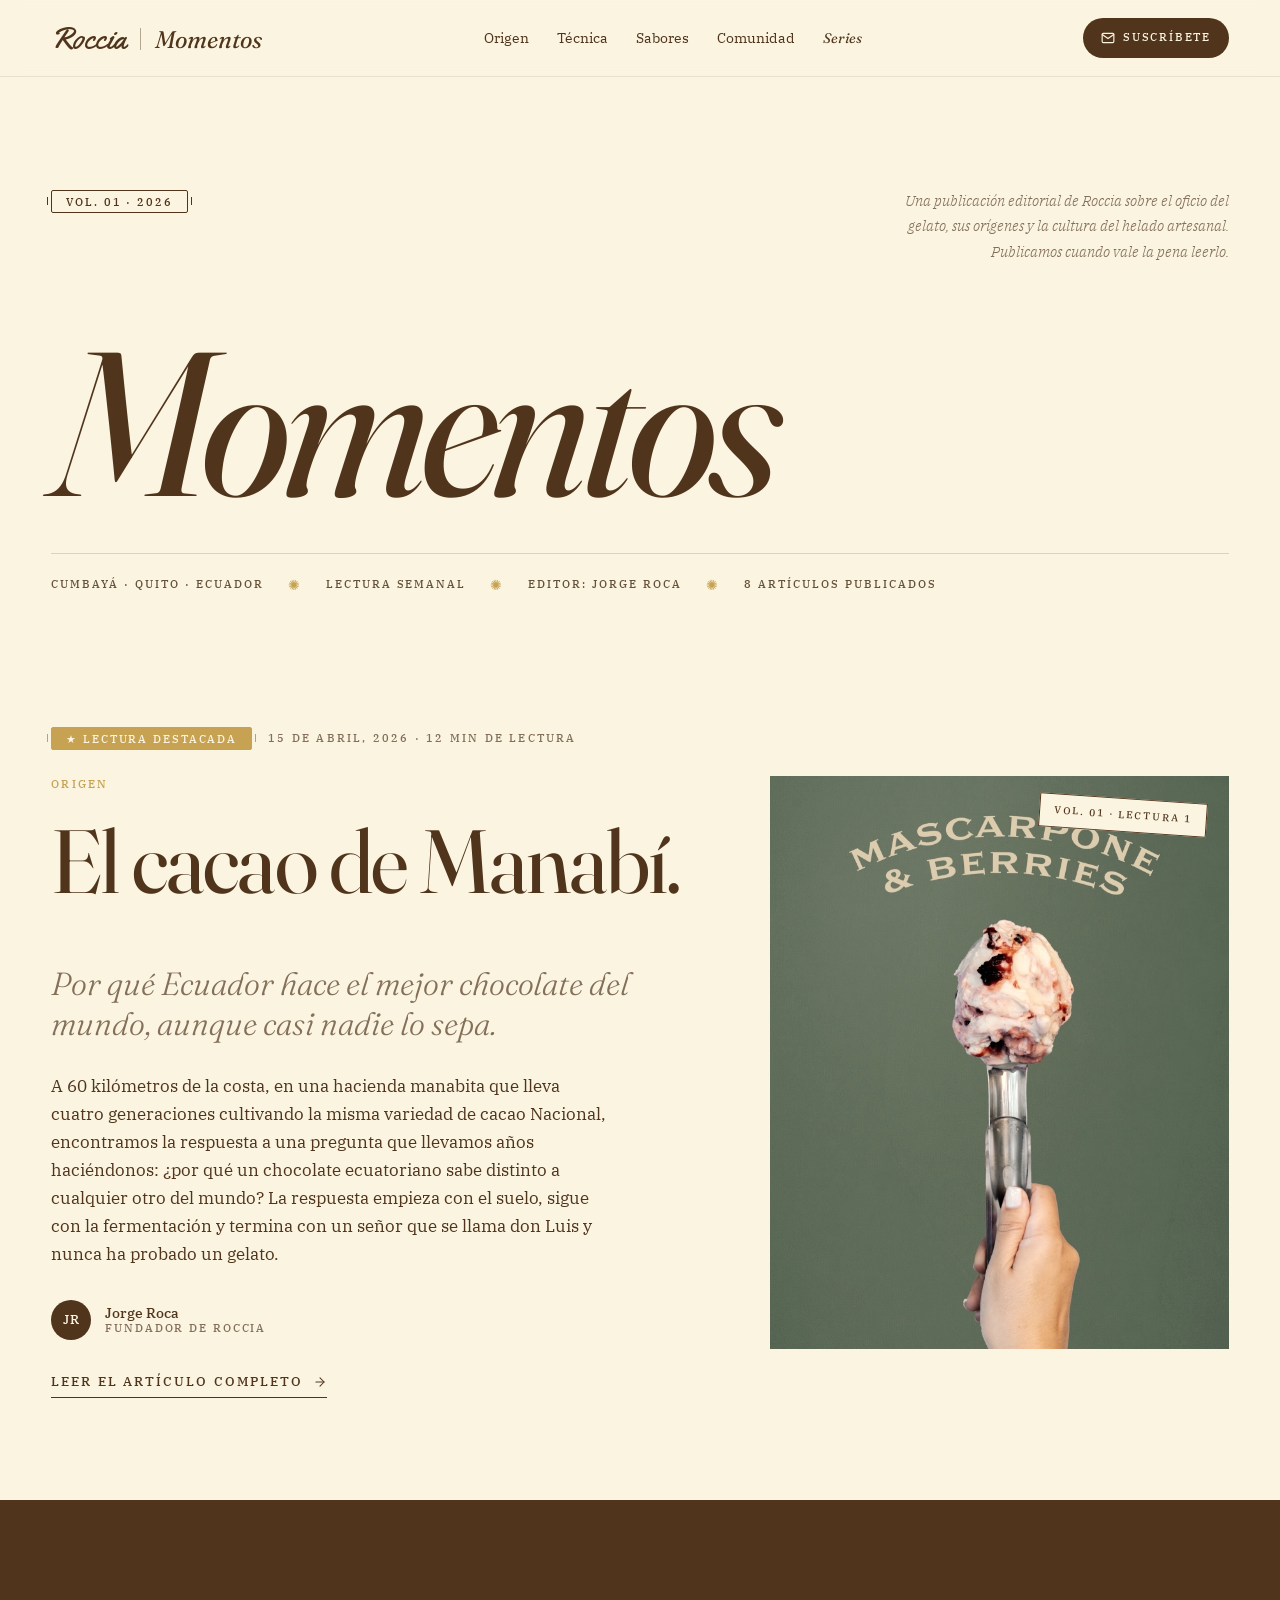
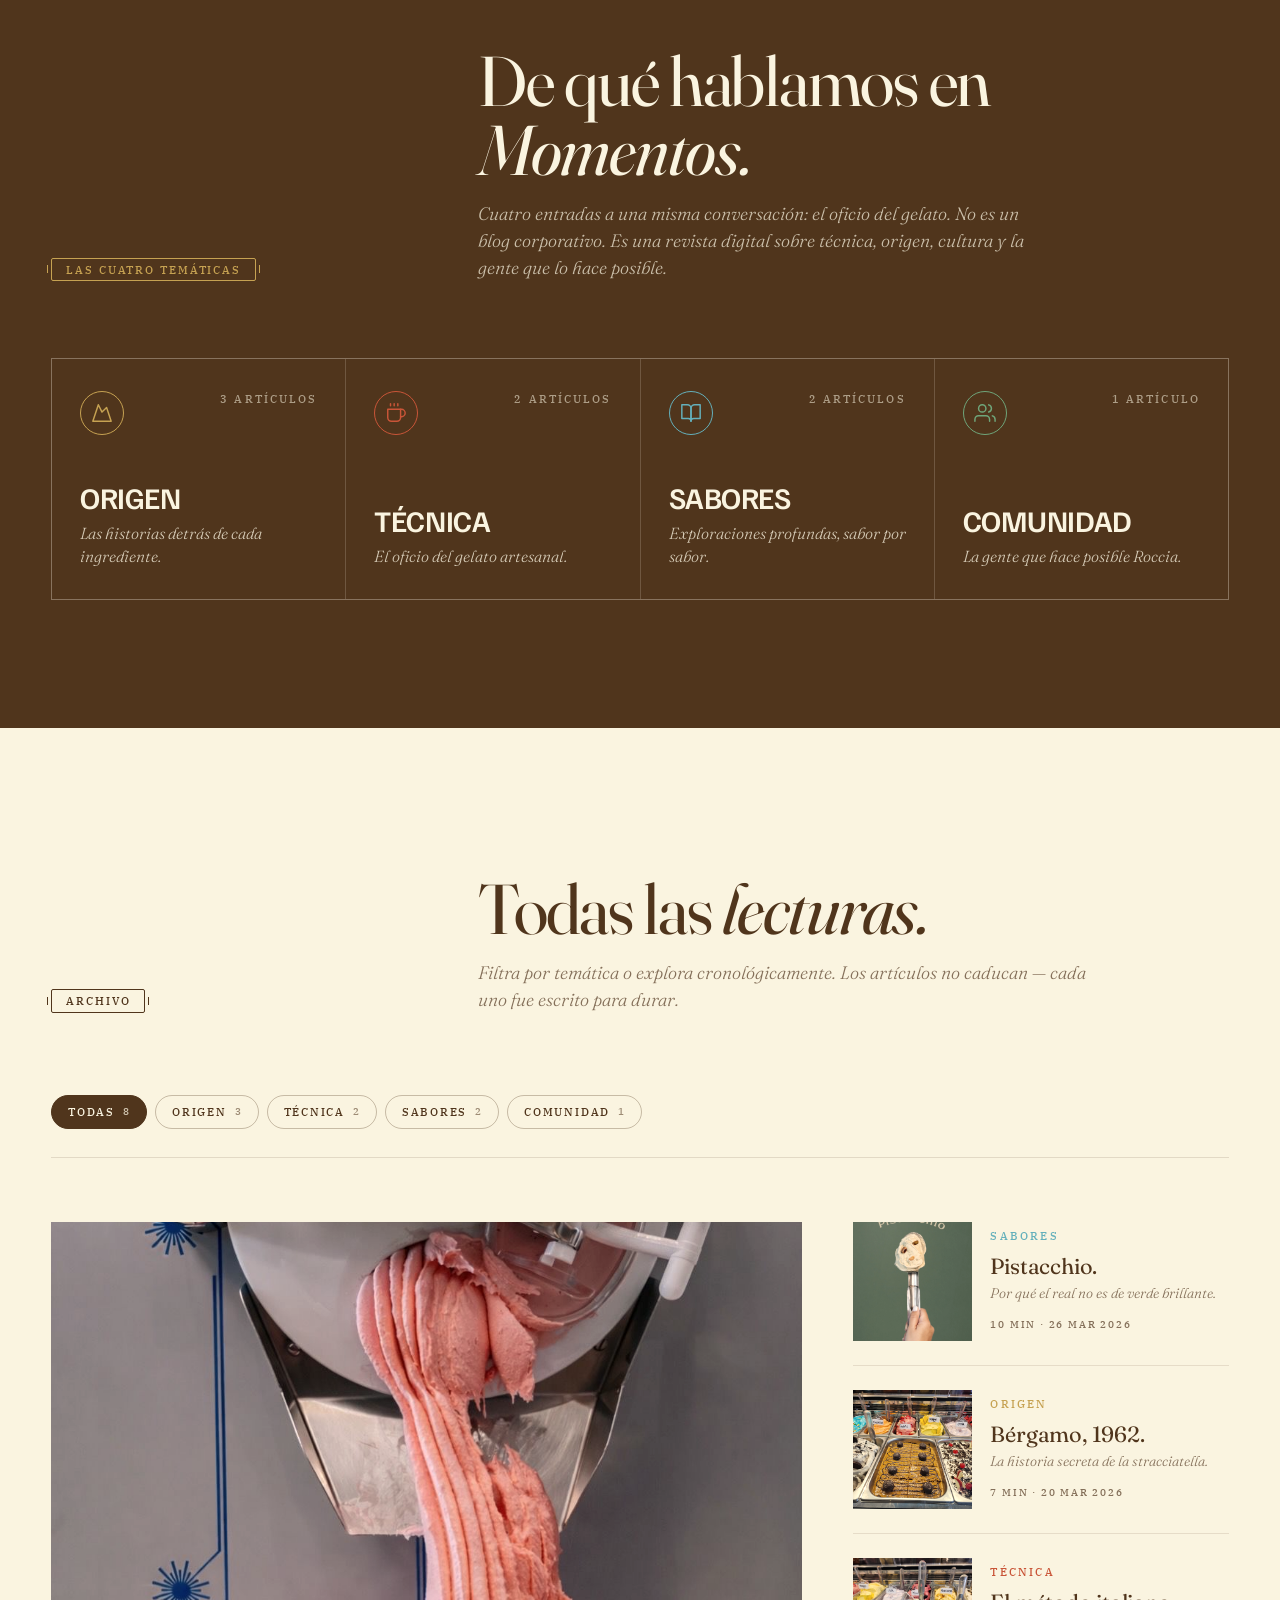
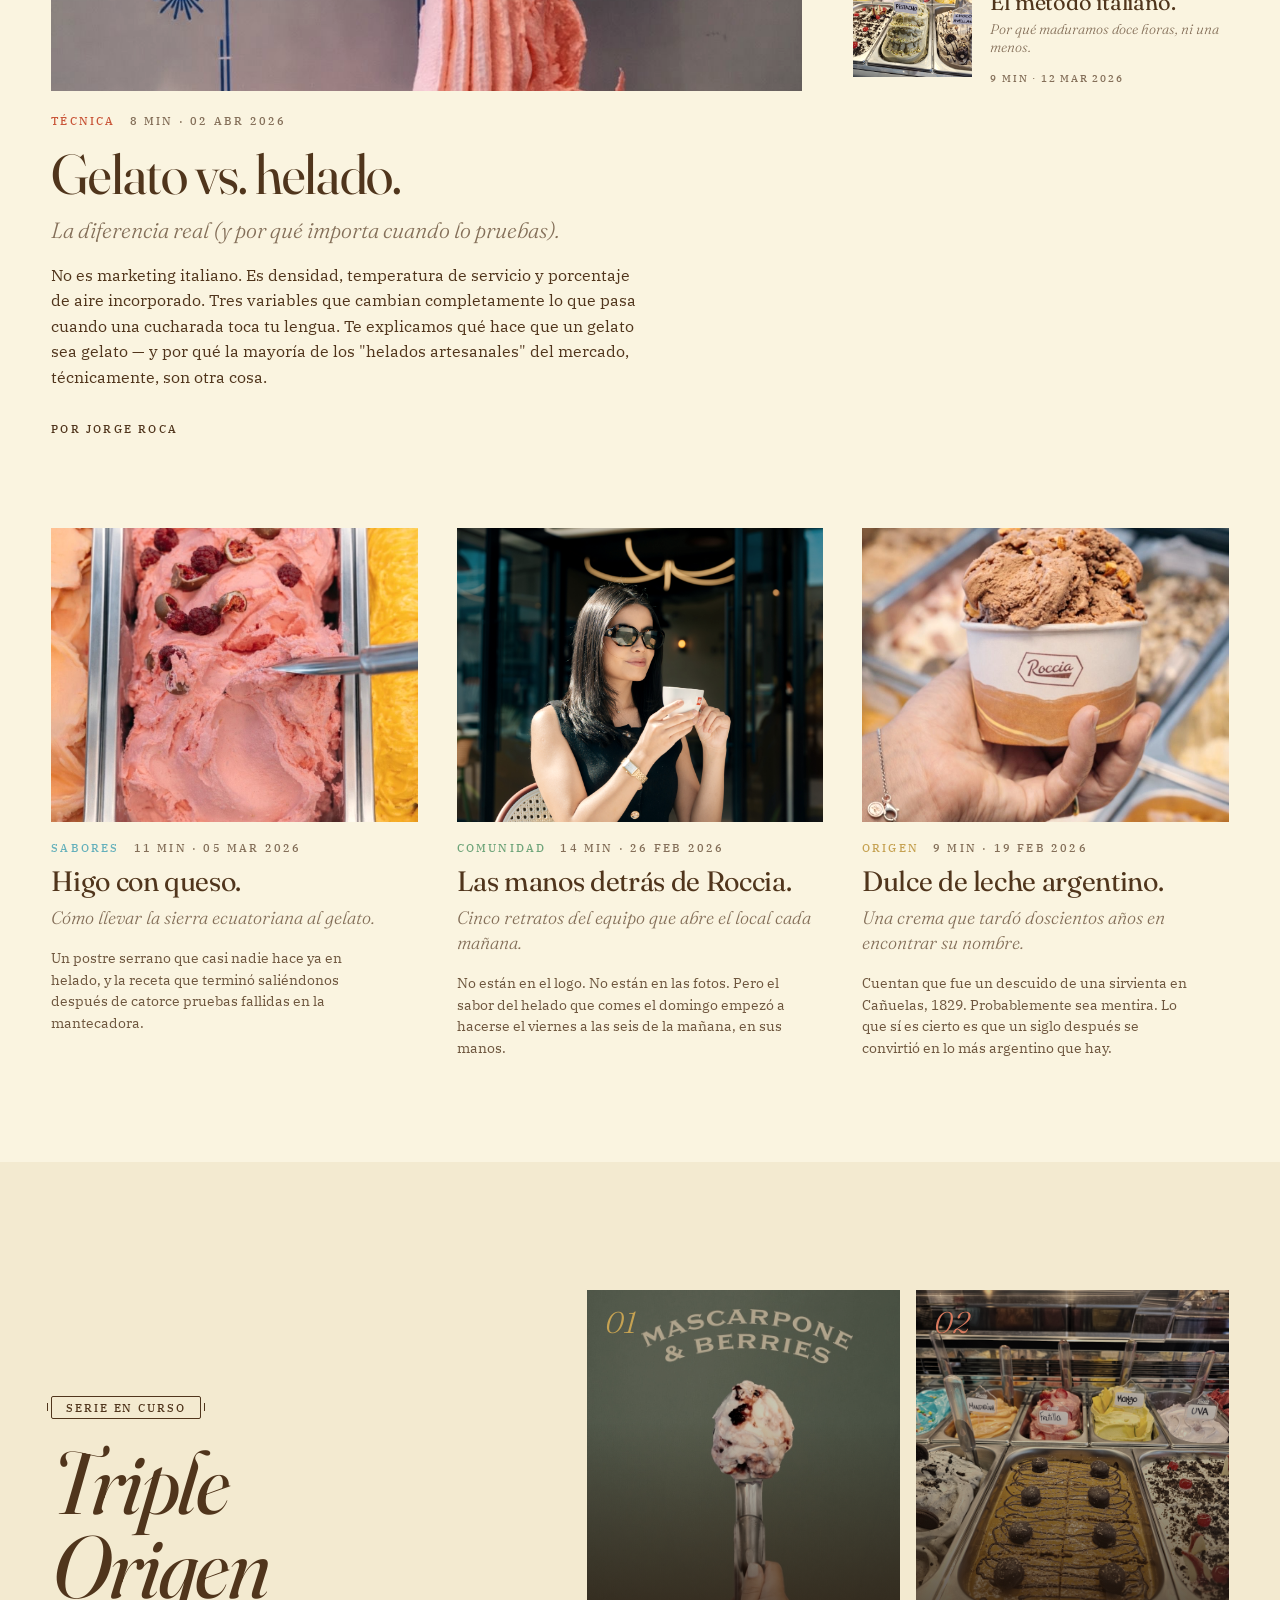
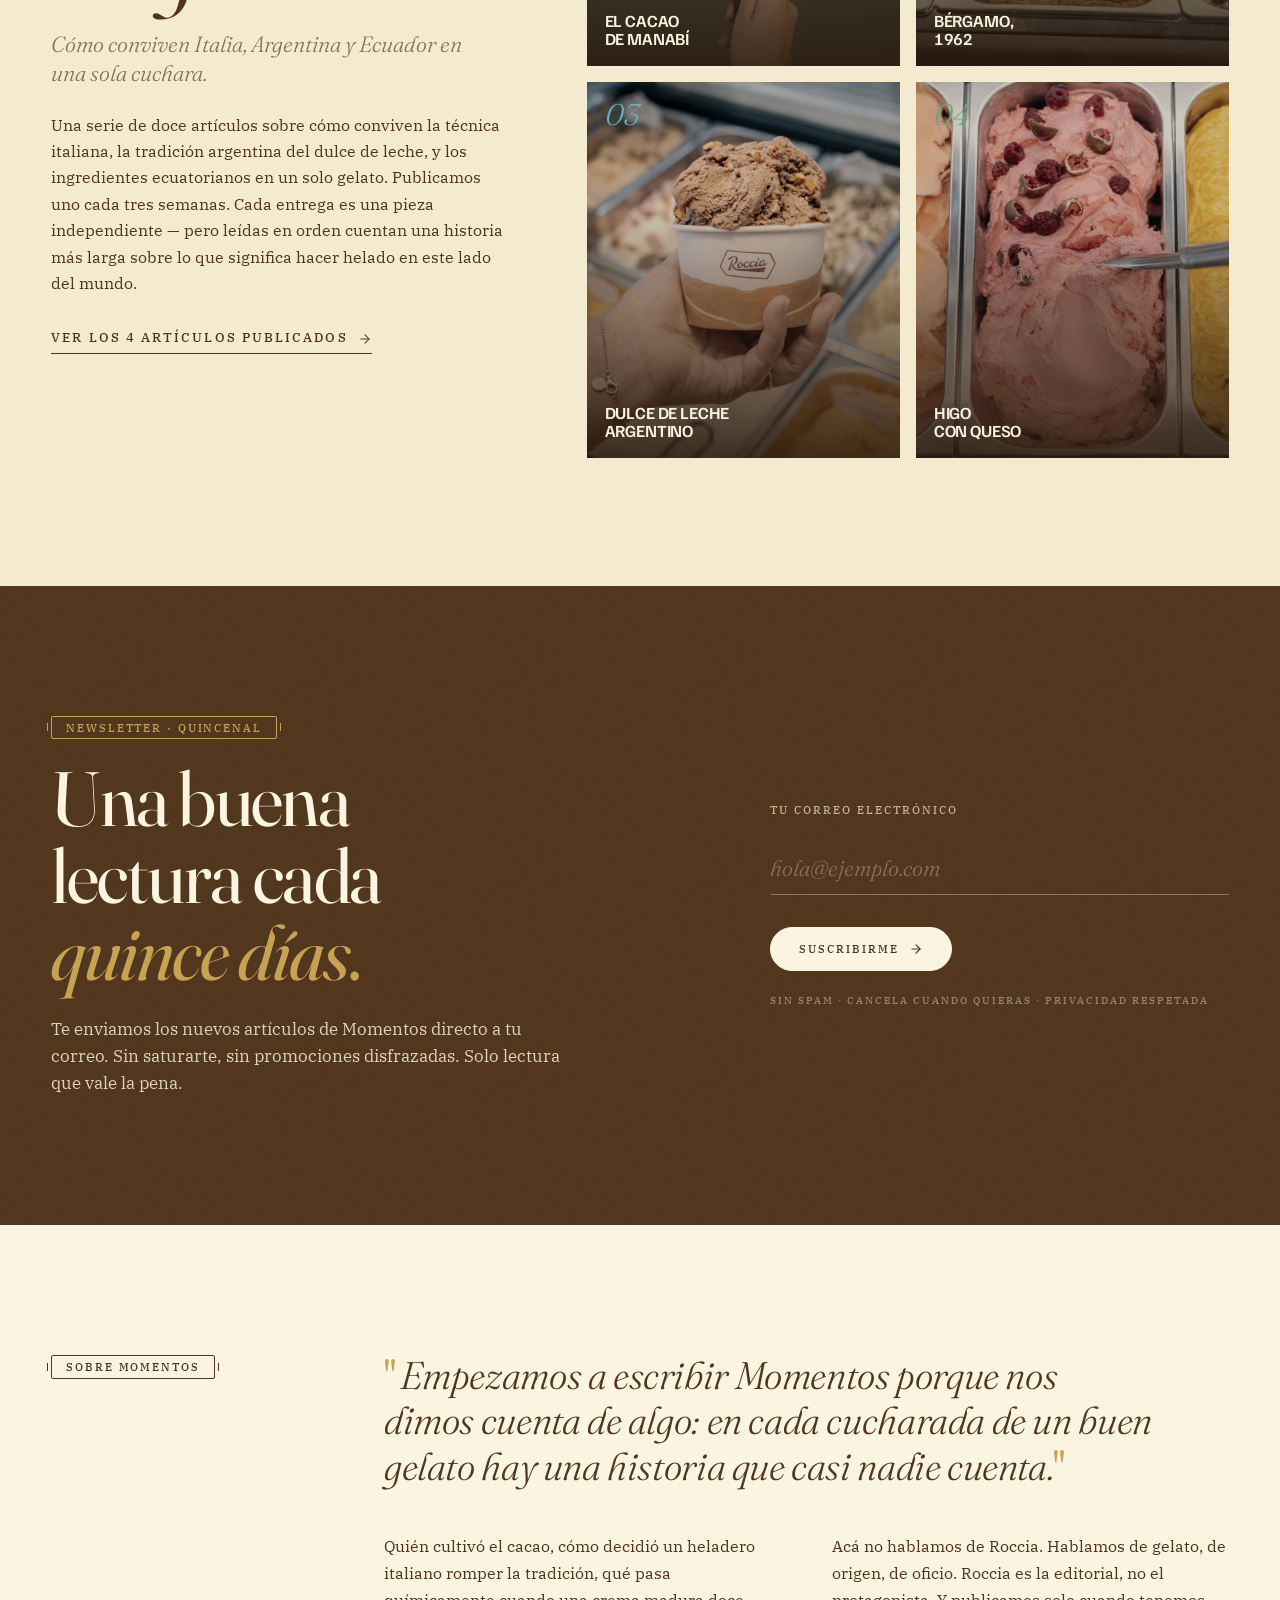
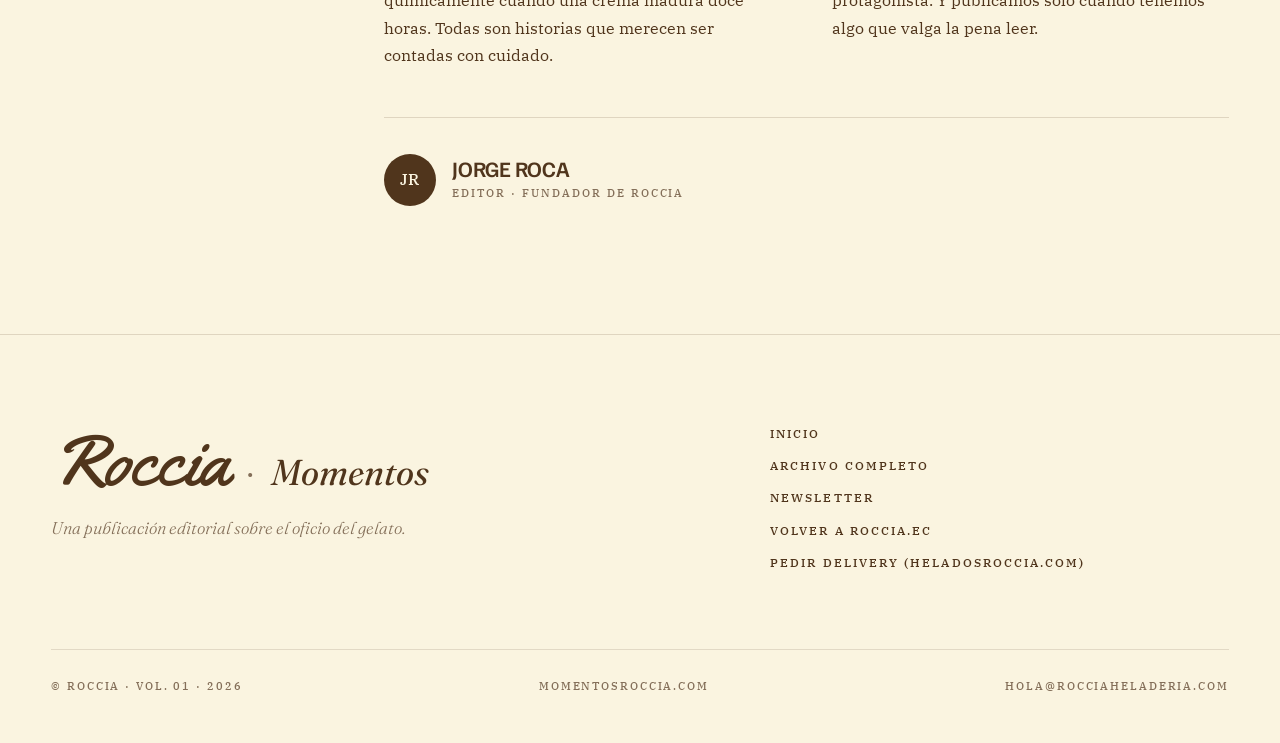
<file: project/momentosroccia.html>
<!DOCTYPE html>
<html lang="es-EC">
<head>
<meta charset="UTF-8" />
<meta name="viewport" content="width=device-width, initial-scale=1" />
<title>Momentos · Una publicación editorial de Roccia sobre el oficio del gelato</title>
<meta name="description" content="Revista digital sobre el oficio del gelato, sus orígenes y la cultura del helado artesanal. Una publicación editorial de Roccia. Cumbayá, Ecuador." />
<link rel="canonical" href="https://momentosroccia.com/" />
<meta property="og:type" content="website" />
<meta property="og:title" content="Momentos · Una publicación editorial de Roccia" />
<meta property="og:description" content="Revista digital sobre el oficio del gelato, sus orígenes y la cultura del helado artesanal." />
<meta property="og:url" content="https://momentosroccia.com/" />
<meta property="og:locale" content="es_EC" />

<!-- Tipografías -->
<link rel="preconnect" href="https://fonts.googleapis.com" />
<link rel="preconnect" href="https://fonts.gstatic.com" crossorigin />
<link href="https://fonts.googleapis.com/css2?family=Familjen+Grotesk:wght@400;500;600;700&family=IBM+Plex+Serif:ital,wght@0,300;0,400;0,500;1,300;1,400&family=Yellowtail&family=Fraunces:ital,opsz,wght@0,9..144,300;0,9..144,400;0,9..144,500;0,9..144,600;1,9..144,300;1,9..144,400;1,9..144,500;1,9..144,600&display=swap" rel="stylesheet" />

<link rel="stylesheet" href="styles/roccia-system.css" />

<!-- Schema.org · Blog publication + ItemList of articles -->
<script type="application/ld+json">
{
  "@context": "https://schema.org",
  "@graph": [
    {
      "@type": "Blog",
      "@id": "https://momentosroccia.com/#publication",
      "name": "Momentos",
      "alternateName": "Momentos Roccia",
      "description": "Revista digital editorial sobre el oficio del gelato, sus orígenes y la cultura del helado artesanal.",
      "url": "https://momentosroccia.com/",
      "inLanguage": "es-EC",
      "publisher": {
        "@type": "Organization",
        "name": "Roccia",
        "url": "https://roccia.ec"
      },
      "editor": {
        "@type": "Person",
        "name": "Jorge Roca",
        "jobTitle": "Editor · Fundador de Roccia"
      }
    },
    {
      "@type": "ItemList",
      "itemListElement": [
        { "@type": "ListItem", "position": 1, "url": "https://momentosroccia.com/articulos/cacao-manabi-mejor-chocolate-mundo" },
        { "@type": "ListItem", "position": 2, "url": "https://momentosroccia.com/articulos/gelato-vs-helado-diferencia-real" },
        { "@type": "ListItem", "position": 3, "url": "https://momentosroccia.com/articulos/pistacchio-real-no-es-verde-brillante" },
        { "@type": "ListItem", "position": 4, "url": "https://momentosroccia.com/articulos/bergamo-1962-historia-stracciatella" },
        { "@type": "ListItem", "position": 5, "url": "https://momentosroccia.com/articulos/metodo-italiano-maduracion-12-horas" },
        { "@type": "ListItem", "position": 6, "url": "https://momentosroccia.com/articulos/higo-con-queso-sierra-ecuatoriana-gelato" },
        { "@type": "ListItem", "position": 7, "url": "https://momentosroccia.com/articulos/manos-detras-de-roccia" },
        { "@type": "ListItem", "position": 8, "url": "https://momentosroccia.com/articulos/dulce-de-leche-argentino-historia" }
      ]
    }
  ]
}
</script>

<style>
  /* ── Page-specific overrides for editorial register ── */
  body {
    font-family: 'IBM Plex Serif', Georgia, serif;
    font-size: 16px;
    line-height: 1.6;
  }

  /* Editorial type roles */
  .ed-display {
    font-family: 'Fraunces', Georgia, serif;
    font-weight: 400;
    font-style: normal;
    line-height: 0.95;
    letter-spacing: -0.015em;
    font-variation-settings: "opsz" 144;
  }
  .ed-italic {
    font-family: 'Fraunces', Georgia, serif;
    font-style: italic;
    font-weight: 300;
    font-variation-settings: "opsz" 144;
  }
  .ed-italic-md {
    font-family: 'Fraunces', Georgia, serif;
    font-style: italic;
    font-weight: 400;
    font-variation-settings: "opsz" 24;
  }

  /* ── Header ──────────────────────────────────── */
  .ed-header {
    position: sticky; top: 0; z-index: 60;
    background: rgba(250, 244, 224, 0.92);
    backdrop-filter: blur(10px);
    -webkit-backdrop-filter: blur(10px);
    border-bottom: 1px solid rgba(80, 53, 28, 0.10);
  }
  .ed-header-inner {
    max-width: 1320px;
    margin: 0 auto;
    padding: 18px clamp(20px, 4vw, 56px);
    display: flex;
    align-items: center;
    justify-content: space-between;
    gap: 24px;
  }
  .brand-lockup {
    display: flex;
    align-items: baseline;
    gap: 14px;
    text-decoration: none;
    color: var(--cafe-oscuro);
  }
  .brand-lockup .script-logo {
    font-family: var(--script);
    font-size: 30px;
    line-height: 1;
    color: var(--cafe-oscuro);
  }
  .brand-lockup .divider {
    width: 1px; height: 22px;
    background: var(--cafe-oscuro);
    opacity: 0.4;
    transform: translateY(2px);
  }
  .brand-lockup .pub-name {
    font-family: 'Fraunces', Georgia, serif;
    font-style: italic;
    font-weight: 400;
    font-size: 24px;
    line-height: 1;
    letter-spacing: -0.005em;
    font-variation-settings: "opsz" 36;
  }
  .ed-nav {
    display: flex;
    align-items: center;
    gap: 28px;
  }
  .ed-nav a {
    font-family: 'IBM Plex Serif', Georgia, serif;
    font-weight: 400;
    font-size: 14px;
    color: var(--cafe-oscuro);
    text-decoration: none;
    position: relative;
    transition: opacity .25s ease;
  }
  .ed-nav a em {
    font-family: 'Fraunces', Georgia, serif;
    font-style: italic;
    font-weight: 400;
  }
  .ed-nav a::after {
    content: ''; position: absolute;
    left: 0; right: 0; bottom: -3px;
    height: 1px; background: currentColor;
    transform: scaleX(0); transform-origin: left;
    transition: transform .35s ease;
  }
  .ed-nav a:hover::after { transform: scaleX(1); }
  .subscribe-pill {
    display: inline-flex;
    align-items: center;
    gap: 8px;
    padding: 11px 18px;
    border-radius: 9999px;
    background: var(--cafe-oscuro);
    color: var(--crema);
    font-family: 'IBM Plex Serif', Georgia, serif;
    font-weight: 500;
    font-size: 11px;
    letter-spacing: 0.16em;
    text-transform: uppercase;
    text-decoration: none;
    transition: background .25s ease;
  }
  .subscribe-pill:hover { background: #3b2615; }
  .subscribe-pill svg { width: 14px; height: 14px; }
  @media (max-width: 880px) {
    .ed-nav { display: none; }
  }

  /* ── Layout primitives ───────────────────────── */
  .ed-wrap {
    max-width: 1320px;
    margin: 0 auto;
    padding: 0 clamp(20px, 4vw, 56px);
  }
  .ed-wrap-narrow {
    max-width: 1180px;
    margin: 0 auto;
    padding: 0 clamp(20px, 4vw, 56px);
  }
  .ed-grid12 {
    display: grid;
    grid-template-columns: repeat(12, 1fr);
    gap: clamp(16px, 2vw, 28px);
  }

  /* ── Masthead ────────────────────────────────── */
  .masthead {
    padding: clamp(48px, 8vw, 96px) 0 clamp(32px, 5vw, 56px);
    position: relative;
  }
  .masthead-top {
    display: flex; justify-content: space-between;
    align-items: baseline;
    gap: 32px;
    margin-bottom: clamp(32px, 5vw, 56px);
  }
  .masthead-top-right {
    max-width: 42ch;
    font-family: 'IBM Plex Serif', Georgia, serif;
    font-style: italic;
    font-weight: 300;
    font-size: 15px;
    line-height: 1.7;
    color: var(--cafe-medio);
    text-align: right;
  }
  @media (max-width: 720px) {
    .masthead-top { flex-direction: column; align-items: flex-start; }
    .masthead-top-right { text-align: left; }
  }
  .masthead-word {
    font-family: 'Fraunces', Georgia, serif;
    font-style: italic;
    font-weight: 400;
    font-size: clamp(80px, 16vw, 220px);
    line-height: 0.85;
    letter-spacing: -0.04em;
    color: var(--cafe-oscuro);
    font-variation-settings: "opsz" 144;
    margin: 0;
  }
  .masthead-meta {
    margin-top: clamp(28px, 4vw, 44px);
    padding-top: 22px;
    border-top: 1px solid rgba(80, 53, 28, 0.18);
    font-family: 'IBM Plex Serif', Georgia, serif;
    font-weight: 500;
    font-size: 11px;
    letter-spacing: 0.18em;
    text-transform: uppercase;
    color: var(--cafe-neutro);
    display: flex;
    flex-wrap: wrap;
    gap: 14px 24px;
    align-items: center;
  }
  .masthead-meta .star {
    color: var(--mostaza);
    font-size: 14px;
    line-height: 0;
  }

  /* Stagger entrance */
  .rise { opacity: 0; transform: translateY(18px); animation: rise .9s cubic-bezier(.2,.7,.2,1) forwards; }
  .rise-1 { animation-delay: .05s; }
  .rise-2 { animation-delay: .18s; }
  .rise-3 { animation-delay: .32s; }
  .rise-4 { animation-delay: .46s; }
  @keyframes rise { to { opacity: 1; transform: translateY(0); } }

  /* ── Featured article ───────────────────────── */
  .featured {
    padding: clamp(40px, 6vw, 96px) 0 clamp(56px, 8vw, 112px);
  }
  .featured-grid {
    display: grid;
    grid-template-columns: 7fr 5fr;
    gap: clamp(40px, 6vw, 88px);
    align-items: center;
  }
  @media (max-width: 880px) {
    .featured-grid { grid-template-columns: 1fr; }
  }
  .featured-meta {
    display: flex; align-items: center; gap: 16px;
    margin-bottom: 20px;
  }
  .seal-mostaza {
    background: var(--mostaza);
    color: var(--crema);
    border-color: var(--mostaza);
  }
  .seal-mostaza::before, .seal-mostaza::after { background: var(--mostaza); }
  .cat-caps {
    font-family: 'IBM Plex Serif', Georgia, serif;
    font-weight: 500;
    font-size: 11px;
    letter-spacing: 0.2em;
    text-transform: uppercase;
  }
  .featured-title {
    font-family: 'Fraunces', Georgia, serif;
    font-weight: 400;
    font-size: clamp(48px, 7vw, 104px);
    line-height: 1.05;
    letter-spacing: -0.02em;
    margin: 18px 0 56px;
    color: var(--cafe-oscuro);
    font-variation-settings: "opsz" 144;
  }
  .featured-title a {
    color: inherit;
    text-decoration: none;
    background-image: linear-gradient(currentColor, currentColor);
    background-position: 0% 100%;
    background-repeat: no-repeat;
    background-size: 0% 1px;
    transition: background-size .6s cubic-bezier(.2,.7,.2,1);
  }
  .featured-title a:hover { background-size: 100% 1px; }
  .featured-subtitle {
    font-family: 'Fraunces', Georgia, serif;
    font-style: italic;
    font-weight: 300;
    font-size: clamp(22px, 2.6vw, 32px);
    line-height: 1.25;
    color: var(--cafe-medio);
    margin: 0 0 28px;
    font-variation-settings: "opsz" 36;
    max-width: 30ch;
  }
  .featured-excerpt {
    font-family: 'IBM Plex Serif', Georgia, serif;
    font-size: 17px;
    line-height: 1.65;
    color: var(--cafe-oscuro);
    max-width: 56ch;
    margin: 0 0 32px;
  }
  .author-line {
    display: flex; align-items: center; gap: 14px;
    margin-bottom: 28px;
  }
  .avatar {
    width: 40px; height: 40px;
    border-radius: 50%;
    background: var(--cafe-oscuro);
    color: var(--crema);
    display: grid; place-items: center;
    font-family: 'IBM Plex Serif', Georgia, serif;
    font-weight: 500;
    font-size: 13px;
    letter-spacing: 0.06em;
  }
  .author-name {
    font-family: 'IBM Plex Serif', Georgia, serif;
    font-weight: 500;
    font-size: 14px;
    color: var(--cafe-oscuro);
    line-height: 1.3;
  }
  .author-role {
    font-family: 'IBM Plex Serif', Georgia, serif;
    font-weight: 500;
    font-size: 10.5px;
    letter-spacing: 0.18em;
    text-transform: uppercase;
    color: var(--cafe-medio);
    line-height: 1.3;
  }
  .read-link {
    display: inline-flex; align-items: center; gap: 10px;
    font-family: 'IBM Plex Serif', Georgia, serif;
    font-weight: 500;
    font-size: 13px;
    letter-spacing: 0.16em;
    text-transform: uppercase;
    color: var(--cafe-oscuro);
    text-decoration: none;
    border-bottom: 1px solid var(--cafe-oscuro);
    padding-bottom: 4px;
    transition: gap .3s ease;
  }
  .read-link:hover { gap: 18px; }
  .read-link svg { width: 14px; height: 14px; transition: transform .3s ease; }
  .read-link:hover svg { transform: translateX(4px); }

  .featured-photo {
    position: relative;
    aspect-ratio: 4/5;
    overflow: hidden;
    background: var(--crema-warm);
  }
  .featured-photo img {
    width: 100%; height: 100%; object-fit: cover;
    filter: sepia(0.20) saturate(0.92) contrast(1.04);
    transition: transform 1.4s cubic-bezier(.2,.7,.2,1);
  }
  .featured-photo:hover img { transform: scale(1.04); }
  .featured-photo .stamp {
    position: absolute;
    top: 22px; right: 22px;
    transform: rotate(4deg);
    background: var(--crema);
    color: var(--cafe-oscuro);
    padding: 8px 14px;
    font-family: 'IBM Plex Serif', Georgia, serif;
    font-weight: 500;
    font-size: 10px;
    letter-spacing: 0.2em;
    text-transform: uppercase;
    border: 1px solid var(--cafe-oscuro);
  }

  /* ── 4 Temáticas (dark) ────────────────────── */
  .themes {
    background: var(--cafe-oscuro);
    color: var(--crema);
    padding: clamp(72px, 10vw, 128px) 0;
    position: relative;
  }
  .themes-head {
    display: grid;
    grid-template-columns: 4fr 8fr;
    gap: clamp(24px, 4vw, 56px);
    margin-bottom: clamp(48px, 6vw, 80px);
    align-items: end;
  }
  @media (max-width: 720px) {
    .themes-head { grid-template-columns: 1fr; }
  }
  .themes-headline {
    font-family: 'Fraunces', Georgia, serif;
    font-weight: 400;
    font-size: clamp(40px, 5.5vw, 76px);
    line-height: 0.98;
    letter-spacing: -0.018em;
    color: var(--crema);
    margin: 18px 0 0;
    font-variation-settings: "opsz" 144;
  }
  .themes-headline em {
    font-style: italic;
    font-weight: 400;
  }
  .themes-sub {
    font-family: 'Fraunces', Georgia, serif;
    font-style: italic;
    font-weight: 300;
    font-size: 18px;
    line-height: 1.5;
    color: rgba(250, 244, 224, 0.72);
    margin: 16px 0 0;
    max-width: 52ch;
    font-variation-settings: "opsz" 24;
  }
  .themes-grid {
    display: grid;
    grid-template-columns: repeat(4, 1fr);
    gap: 1px;
    background: rgba(250, 244, 224, 0.18);
    border: 1px solid rgba(250, 244, 224, 0.18);
  }
  @media (max-width: 880px) {
    .themes-grid { grid-template-columns: repeat(2, 1fr); }
  }
  .theme-card {
    background: var(--cafe-oscuro);
    padding: 32px 28px;
    min-height: 240px;
    display: flex;
    flex-direction: column;
    justify-content: space-between;
    text-decoration: none;
    color: var(--crema);
    transition: background .35s ease;
    cursor: pointer;
  }
  .theme-card:hover { background: #3d2614; }
  .theme-card-top {
    display: flex; justify-content: space-between;
    align-items: flex-start;
    margin-bottom: 24px;
  }
  .theme-card .icon-wrap {
    width: 44px; height: 44px;
    display: grid; place-items: center;
    border: 1px solid currentColor;
    border-radius: 50%;
  }
  .theme-card .icon-wrap svg {
    width: 22px; height: 22px;
    stroke-width: 1.6;
  }
  .theme-card .count {
    font-family: 'IBM Plex Serif', Georgia, serif;
    font-weight: 500;
    font-size: 10.5px;
    letter-spacing: 0.2em;
    text-transform: uppercase;
    color: rgba(250, 244, 224, 0.55);
  }
  .theme-card .name {
    font-family: 'Familjen Grotesk', sans-serif;
    font-weight: 600;
    font-size: 30px;
    letter-spacing: -0.015em;
    text-transform: uppercase;
    line-height: 1;
    margin: 0 0 10px;
  }
  .theme-card .desc {
    font-family: 'Fraunces', Georgia, serif;
    font-style: italic;
    font-weight: 300;
    font-size: 16px;
    line-height: 1.4;
    color: rgba(250, 244, 224, 0.78);
    margin: 0;
    font-variation-settings: "opsz" 24;
  }

  /* Color tints per theme */
  .theme-card.origen .icon-wrap { color: var(--mostaza); }
  .theme-card.tecnica .icon-wrap { color: #c95538; }
  .theme-card.sabores .icon-wrap { color: var(--azul); }
  .theme-card.comunidad .icon-wrap { color: #6fa57a; }

  /* ── Archive ─────────────────────────────── */
  .archive {
    padding: clamp(80px, 10vw, 128px) 0 clamp(64px, 8vw, 112px);
  }
  .archive-head {
    display: grid;
    grid-template-columns: 4fr 8fr;
    gap: clamp(24px, 4vw, 56px);
    margin-bottom: clamp(40px, 5vw, 64px);
    align-items: end;
  }
  @media (max-width: 720px) {
    .archive-head { grid-template-columns: 1fr; }
  }
  .archive-headline {
    font-family: 'Fraunces', Georgia, serif;
    font-weight: 400;
    font-size: clamp(40px, 5.5vw, 76px);
    line-height: 0.98;
    letter-spacing: -0.018em;
    color: var(--cafe-oscuro);
    margin: 18px 0 0;
    font-variation-settings: "opsz" 144;
  }
  .archive-headline em { font-style: italic; }
  .archive-sub {
    font-family: 'Fraunces', Georgia, serif;
    font-style: italic;
    font-weight: 300;
    font-size: 18px;
    line-height: 1.5;
    color: var(--cafe-medio);
    margin: 16px 0 0;
    max-width: 56ch;
    font-variation-settings: "opsz" 24;
  }
  .archive-filters {
    display: flex; flex-wrap: wrap; gap: 8px;
    padding: 18px 0 28px;
    border-bottom: 1px solid rgba(80, 53, 28, 0.14);
    margin-bottom: clamp(40px, 5vw, 64px);
  }
  .filter-chip {
    display: inline-flex; align-items: center; gap: 8px;
    padding: 9px 16px;
    border: 1px solid rgba(80, 53, 28, 0.30);
    background: transparent;
    color: var(--cafe-oscuro);
    font-family: 'IBM Plex Serif', Georgia, serif;
    font-weight: 500;
    font-size: 11px;
    letter-spacing: 0.16em;
    text-transform: uppercase;
    cursor: pointer;
    border-radius: 9999px;
    transition: background .2s ease, color .2s ease, border-color .2s ease;
  }
  .filter-chip:hover { border-color: var(--cafe-oscuro); }
  .filter-chip.active {
    background: var(--cafe-oscuro);
    color: var(--crema);
    border-color: var(--cafe-oscuro);
  }
  .filter-chip .num {
    font-size: 10px;
    opacity: 0.55;
    letter-spacing: 0.1em;
  }
  .filter-chip.active .num { opacity: 0.75; }

  .archive-top {
    display: grid;
    grid-template-columns: 8fr 4fr;
    gap: clamp(28px, 4vw, 56px);
    margin-bottom: clamp(56px, 7vw, 88px);
  }
  @media (max-width: 880px) {
    .archive-top { grid-template-columns: 1fr; }
  }

  .article-photo {
    overflow: hidden;
    position: relative;
    background: var(--crema-warm);
  }
  .article-photo img {
    width: 100%; height: 100%; object-fit: cover;
    filter: sepia(0.16) saturate(0.94) contrast(1.04);
    transition: transform 1.2s cubic-bezier(.2,.7,.2,1);
  }
  .article-card:hover .article-photo img { transform: scale(1.04); }

  .archive-hero { display: block; text-decoration: none; color: var(--cafe-oscuro); }
  .archive-hero .article-photo { aspect-ratio: 16/10; margin-bottom: 22px; }
  .archive-hero .article-title {
    font-family: 'Fraunces', Georgia, serif;
    font-weight: 400;
    font-size: clamp(36px, 4.5vw, 56px);
    line-height: 1.02;
    letter-spacing: -0.015em;
    margin: 14px 0 14px;
    font-variation-settings: "opsz" 144;
  }
  .archive-hero .article-subtitle {
    font-family: 'Fraunces', Georgia, serif;
    font-style: italic;
    font-weight: 300;
    font-size: 22px;
    line-height: 1.3;
    color: var(--cafe-medio);
    margin: 0 0 18px;
    font-variation-settings: "opsz" 36;
  }
  .archive-hero .article-excerpt {
    font-size: 16px;
    line-height: 1.6;
    color: var(--cafe-oscuro);
    margin: 0 0 16px;
    max-width: 60ch;
  }

  .archive-side {
    display: flex;
    flex-direction: column;
    gap: 24px;
  }
  .side-card {
    display: grid;
    grid-template-columns: 1fr 2fr;
    gap: 18px;
    text-decoration: none;
    color: var(--cafe-oscuro);
    padding-bottom: 24px;
    border-bottom: 1px solid rgba(80, 53, 28, 0.12);
  }
  .side-card:last-child { border-bottom: none; padding-bottom: 0; }
  .side-card .article-photo { aspect-ratio: 1/1; }
  .side-card .article-title {
    font-family: 'Fraunces', Georgia, serif;
    font-weight: 400;
    font-size: 22px;
    line-height: 1.1;
    letter-spacing: -0.01em;
    margin: 6px 0 6px;
    font-variation-settings: "opsz" 36;
  }
  .side-card .article-subtitle {
    font-family: 'Fraunces', Georgia, serif;
    font-style: italic;
    font-weight: 300;
    font-size: 14px;
    line-height: 1.3;
    color: var(--cafe-medio);
    margin: 0 0 8px;
    font-variation-settings: "opsz" 24;
  }
  .side-card .read-time {
    font-family: 'IBM Plex Serif', Georgia, serif;
    font-weight: 500;
    font-size: 10px;
    letter-spacing: 0.18em;
    text-transform: uppercase;
    color: var(--cafe-medio);
  }

  .archive-grid {
    display: grid;
    grid-template-columns: repeat(3, 1fr);
    gap: clamp(28px, 4vw, 48px) clamp(24px, 3vw, 40px);
  }
  @media (max-width: 880px) {
    .archive-grid { grid-template-columns: repeat(2, 1fr); }
  }
  @media (max-width: 540px) {
    .archive-grid { grid-template-columns: 1fr; }
  }
  .archive-card {
    text-decoration: none;
    color: var(--cafe-oscuro);
  }
  .archive-card .article-photo { aspect-ratio: 5/4; margin-bottom: 18px; }
  .archive-card .meta-row {
    display: flex; gap: 14px; align-items: center;
    margin-bottom: 10px;
  }
  .archive-card .article-title {
    font-family: 'Fraunces', Georgia, serif;
    font-weight: 400;
    font-size: 28px;
    line-height: 1.05;
    letter-spacing: -0.012em;
    margin: 6px 0 8px;
    font-variation-settings: "opsz" 60;
  }
  .archive-card .article-subtitle {
    font-family: 'Fraunces', Georgia, serif;
    font-style: italic;
    font-weight: 300;
    font-size: 18px;
    line-height: 1.4;
    color: var(--cafe-medio);
    margin: 0 0 18px;
    font-variation-settings: "opsz" 24;
  }
  .archive-card .article-excerpt {
    font-size: 14px;
    line-height: 1.55;
    color: var(--cafe-oscuro);
    opacity: 0.82;
    max-width: 42ch;
    margin: 0;
  }
  .archive-card.hidden { display: none; }
  .archive-empty {
    display: none;
    padding: 80px 24px;
    text-align: center;
    border: 1px dashed rgba(80, 53, 28, 0.30);
  }
  .archive-empty.show { display: block; }
  .archive-empty .ed-italic { font-size: 28px; color: var(--cafe-oscuro); }
  .archive-empty p {
    font-size: 14px; color: var(--cafe-medio);
    max-width: 40ch; margin: 14px auto 0;
  }

  /* Category color accents per article */
  .cat-origen { color: var(--mostaza); }
  .cat-tecnica { color: #c95538; }
  .cat-sabores { color: var(--azul); }
  .cat-comunidad { color: #6fa57a; }

  /* ── Series · Triple Origen ──────────────── */
  .series {
    background: var(--crema-warm);
    padding: clamp(80px, 10vw, 144px) 0;
  }
  .series-grid {
    display: grid;
    grid-template-columns: 5fr 7fr;
    gap: clamp(40px, 6vw, 88px);
    align-items: center;
  }
  @media (max-width: 880px) {
    .series-grid { grid-template-columns: 1fr; }
  }
  .series-headline {
    font-family: 'Fraunces', Georgia, serif;
    font-style: italic;
    font-weight: 400;
    font-size: clamp(48px, 7vw, 88px);
    line-height: 0.95;
    letter-spacing: -0.022em;
    color: var(--cafe-oscuro);
    margin: 22px 0 22px;
    font-variation-settings: "opsz" 144;
  }
  .series-sub {
    font-family: 'Fraunces', Georgia, serif;
    font-style: italic;
    font-weight: 300;
    font-size: 22px;
    line-height: 1.3;
    color: var(--cafe-medio);
    margin: 0 0 24px;
    max-width: 32ch;
    font-variation-settings: "opsz" 36;
  }
  .series-body {
    font-size: 16px;
    line-height: 1.65;
    color: var(--cafe-oscuro);
    margin: 0 0 28px;
    max-width: 50ch;
  }
  .series-thumbs {
    display: grid;
    grid-template-columns: 1fr 1fr;
    gap: 16px;
  }
  .series-thumb {
    position: relative;
    aspect-ratio: 5/6;
    overflow: hidden;
    background: var(--cafe-oscuro);
    text-decoration: none;
    display: block;
  }
  .series-thumb img {
    width: 100%; height: 100%; object-fit: cover;
    filter: sepia(0.32) saturate(0.85) contrast(1.05) brightness(0.78);
    transition: transform 1.2s cubic-bezier(.2,.7,.2,1);
  }
  .series-thumb:hover img { transform: scale(1.05); }
  .series-thumb::after {
    content: '';
    position: absolute; inset: 0;
    background: linear-gradient(180deg, rgba(40,24,12,0) 35%, rgba(40,24,12,0.85) 100%);
  }
  .series-thumb .num {
    position: absolute;
    top: 18px; left: 18px;
    font-family: 'Fraunces', Georgia, serif;
    font-style: italic;
    font-weight: 300;
    font-size: 30px;
    line-height: 1;
    color: var(--mostaza);
    z-index: 2;
    font-variation-settings: "opsz" 36;
  }
  .series-thumb.t-mostaza .num { color: var(--mostaza); }
  .series-thumb.t-rojo .num { color: #d97a5e; }
  .series-thumb.t-azul .num { color: var(--azul); }
  .series-thumb.t-verde .num { color: #6fa57a; }
  .series-thumb .label {
    position: absolute;
    bottom: 18px; left: 18px; right: 18px;
    color: var(--crema);
    z-index: 2;
    font-family: 'Familjen Grotesk', sans-serif;
    font-weight: 600;
    font-size: 17px;
    letter-spacing: -0.01em;
    text-transform: uppercase;
    line-height: 1.05;
  }

  /* ── Newsletter ─────────────────────────── */
  .newsletter {
    background: var(--cafe-oscuro);
    color: var(--crema);
    padding: clamp(80px, 10vw, 144px) 0;
    position: relative;
    overflow: hidden;
  }
  .newsletter::before {
    content: '';
    position: absolute; inset: 0;
    background-image: url("data:image/svg+xml;utf8,<svg xmlns='http://www.w3.org/2000/svg' width='200' height='200'><filter id='n'><feTurbulence type='fractalNoise' baseFrequency='0.85' numOctaves='2' stitchTiles='stitch'/><feColorMatrix values='0 0 0 0 1  0 0 0 0 0.95  0 0 0 0 0.85  0 0 0 0.04 0'/></filter><rect width='100%25' height='100%25' filter='url(%23n)'/></svg>");
    opacity: 0.6;
    pointer-events: none;
  }
  .newsletter > * { position: relative; z-index: 1; }
  .newsletter-grid {
    display: grid;
    grid-template-columns: 7fr 5fr;
    gap: clamp(40px, 6vw, 96px);
    align-items: center;
  }
  @media (max-width: 880px) {
    .newsletter-grid { grid-template-columns: 1fr; }
  }
  .newsletter-headline {
    font-family: 'Fraunces', Georgia, serif;
    font-weight: 400;
    font-size: clamp(40px, 6vw, 80px);
    line-height: 1;
    letter-spacing: -0.02em;
    color: var(--crema);
    margin: 22px 0 24px;
    font-variation-settings: "opsz" 144;
  }
  .newsletter-headline em {
    font-style: italic;
    font-weight: 400;
    color: var(--mostaza);
    position: relative;
    padding-right: 14px;
  }
  .newsletter-headline em::after {
    content: '.';
    color: var(--mostaza);
    font-style: normal;
  }
  .newsletter-sub {
    font-family: 'IBM Plex Serif', Georgia, serif;
    font-size: 17px;
    line-height: 1.6;
    color: rgba(250, 244, 224, 0.82);
    margin: 0;
    max-width: 52ch;
  }
  .newsletter-form {
    display: flex; flex-direction: column; gap: 22px;
  }
  .nl-label {
    font-family: 'IBM Plex Serif', Georgia, serif;
    font-weight: 500;
    font-size: 11px;
    letter-spacing: 0.18em;
    text-transform: uppercase;
    color: rgba(250, 244, 224, 0.65);
  }
  .nl-input {
    background: transparent;
    border: none;
    border-bottom: 1px solid rgba(250, 244, 224, 0.32);
    padding: 12px 0;
    font-family: 'Fraunces', Georgia, serif;
    font-style: italic;
    font-weight: 300;
    font-size: 22px;
    color: var(--crema);
    outline: none;
    transition: border-color .25s ease;
    font-variation-settings: "opsz" 36;
  }
  .nl-input::placeholder { color: rgba(250, 244, 224, 0.32); }
  .nl-input:focus { border-bottom-color: var(--mostaza); }
  .nl-button {
    align-self: flex-start;
    margin-top: 10px;
    padding: 14px 28px;
    border-radius: 9999px;
    background: var(--crema);
    color: var(--cafe-oscuro);
    border: 1px solid var(--crema);
    font-family: 'IBM Plex Serif', Georgia, serif;
    font-weight: 500;
    font-size: 11px;
    letter-spacing: 0.18em;
    text-transform: uppercase;
    cursor: pointer;
    transition: background .25s ease, color .25s ease;
    display: inline-flex; align-items: center; gap: 10px;
  }
  .nl-button:hover { background: var(--mostaza); border-color: var(--mostaza); color: var(--cafe-oscuro); }
  .nl-caption {
    font-family: 'IBM Plex Serif', Georgia, serif;
    font-weight: 500;
    font-size: 10px;
    letter-spacing: 0.2em;
    text-transform: uppercase;
    color: rgba(250, 244, 224, 0.42);
    margin: 0;
  }
  .nl-success { display: none; }
  .nl-success.show { display: block; }
  .nl-success .ok-headline {
    font-family: 'Fraunces', Georgia, serif;
    font-style: italic;
    font-weight: 400;
    font-size: clamp(40px, 5vw, 64px);
    line-height: 1;
    color: var(--mostaza);
    margin: 0 0 18px;
    font-variation-settings: "opsz" 144;
  }
  .nl-success p {
    font-family: 'IBM Plex Serif', Georgia, serif;
    font-size: 16px;
    line-height: 1.6;
    color: rgba(250, 244, 224, 0.86);
    max-width: 46ch;
    margin: 0;
  }

  /* ── Sobre Momentos ───────────────────── */
  .about {
    padding: clamp(80px, 10vw, 144px) 0;
    background: var(--crema);
  }
  .about-grid {
    display: grid;
    grid-template-columns: 3fr 9fr;
    gap: clamp(28px, 4vw, 64px);
    align-items: start;
  }
  @media (max-width: 720px) {
    .about-grid { grid-template-columns: 1fr; }
  }
  .pull-quote {
    font-family: 'Fraunces', Georgia, serif;
    font-style: italic;
    font-weight: 300;
    font-size: clamp(28px, 3vw, 40px);
    line-height: 1.18;
    letter-spacing: -0.01em;
    color: var(--cafe-oscuro);
    margin: 0 0 44px;
    max-width: 32ch;
    font-variation-settings: "opsz" 60;
  }
  .pull-quote::before {
    content: '"';
    color: var(--mostaza);
    font-style: normal;
    font-weight: 400;
    margin-right: 4px;
  }
  .pull-quote::after {
    content: '"';
    color: var(--mostaza);
    font-style: normal;
    font-weight: 400;
  }
  .about-paragraphs {
    display: grid;
    grid-template-columns: 1fr 1fr;
    gap: clamp(28px, 4vw, 56px);
    margin-bottom: 48px;
  }
  @media (max-width: 720px) {
    .about-paragraphs { grid-template-columns: 1fr; }
  }
  .about-paragraphs p {
    font-size: 16px;
    line-height: 1.7;
    color: var(--cafe-oscuro);
    margin: 0;
  }
  .about-signature {
    display: flex; align-items: center; gap: 16px;
    padding-top: 36px;
    border-top: 1px solid rgba(80, 53, 28, 0.16);
  }
  .about-signature .avatar {
    width: 52px; height: 52px;
    font-size: 16px;
  }
  .about-signature .name {
    font-family: 'Familjen Grotesk', sans-serif;
    font-weight: 600;
    font-size: 22px;
    text-transform: uppercase;
    letter-spacing: -0.01em;
    line-height: 1;
    margin: 0 0 6px;
  }
  .about-signature .role {
    font-family: 'IBM Plex Serif', Georgia, serif;
    font-weight: 500;
    font-size: 11px;
    letter-spacing: 0.18em;
    text-transform: uppercase;
    color: var(--cafe-medio);
    margin: 0;
  }

  /* ── Footer editorial ──────────────────── */
  .ed-footer {
    background: var(--crema);
    color: var(--cafe-oscuro);
    padding: clamp(56px, 7vw, 96px) 0 clamp(32px, 4vw, 48px);
    border-top: 1px solid rgba(80, 53, 28, 0.16);
  }
  .footer-grid {
    display: grid;
    grid-template-columns: 7fr 5fr;
    gap: clamp(40px, 6vw, 88px);
    align-items: start;
    margin-bottom: clamp(48px, 6vw, 80px);
  }
  @media (max-width: 720px) {
    .footer-grid { grid-template-columns: 1fr; }
  }
  .footer-wordmark {
    display: flex; align-items: baseline; gap: 16px;
    margin-bottom: 18px;
    flex-wrap: wrap;
  }
  .footer-wordmark .roccia {
    font-family: var(--script);
    font-size: clamp(48px, 6vw, 72px);
    line-height: 1;
    color: var(--cafe-oscuro);
  }
  .footer-wordmark .div-dot { color: var(--cafe-medio); font-size: 32px; line-height: 1; }
  .footer-wordmark .pub {
    font-family: 'Fraunces', Georgia, serif;
    font-style: italic;
    font-weight: 400;
    font-size: clamp(28px, 3vw, 36px);
    line-height: 1;
    color: var(--cafe-oscuro);
    font-variation-settings: "opsz" 60;
  }
  .footer-tagline {
    font-family: 'Fraunces', Georgia, serif;
    font-style: italic;
    font-weight: 300;
    font-size: 17px;
    line-height: 1.5;
    color: var(--cafe-medio);
    margin: 0;
    max-width: 38ch;
    font-variation-settings: "opsz" 36;
  }
  .footer-nav {
    display: flex; flex-direction: column; gap: 14px;
  }
  .footer-nav a {
    font-family: 'IBM Plex Serif', Georgia, serif;
    font-weight: 500;
    font-size: 11.5px;
    letter-spacing: 0.18em;
    text-transform: uppercase;
    color: var(--cafe-oscuro);
    text-decoration: none;
    transition: opacity .2s ease;
  }
  .footer-nav a:hover { opacity: 0.6; }
  .footer-legal {
    padding-top: 28px;
    border-top: 1px solid rgba(80, 53, 28, 0.14);
    display: flex;
    flex-wrap: wrap;
    gap: 14px 28px;
    justify-content: space-between;
    font-family: 'IBM Plex Serif', Georgia, serif;
    font-weight: 500;
    font-size: 10.5px;
    letter-spacing: 0.18em;
    text-transform: uppercase;
    color: var(--cafe-medio);
  }
  .footer-legal a { color: var(--cafe-medio); text-decoration: none; }
  .footer-legal a:hover { color: var(--cafe-oscuro); }
</style>
</head>

<body data-screen-label="Home Momentos">

<!-- ───────── Header ───────── -->
<header class="ed-header">
  <div class="ed-header-inner">
    <a href="/" class="brand-lockup" aria-label="Momentos · Roccia">
      <span class="script-logo">Roccia</span>
      <span class="divider" aria-hidden="true"></span>
      <span class="pub-name">Momentos</span>
    </a>
    <nav class="ed-nav" aria-label="Categorías">
      <a href="#origen">Origen</a>
      <a href="#tecnica">Técnica</a>
      <a href="#sabores">Sabores</a>
      <a href="#comunidad">Comunidad</a>
      <a href="#serie"><em>Series</em></a>
    </nav>
    <a href="#newsletter" class="subscribe-pill">
      <svg viewBox="0 0 24 24" fill="none" stroke="currentColor" stroke-width="2" stroke-linecap="round" stroke-linejoin="round" aria-hidden="true"><path d="M4 4h16c1.1 0 2 .9 2 2v12c0 1.1-.9 2-2 2H4c-1.1 0-2-.9-2-2V6c0-1.1.9-2 2-2z"/><polyline points="22,6 12,13 2,6"/></svg>
      Suscríbete
    </a>
  </div>
</header>

<!-- ───────── 1. Masthead ───────── -->
<section class="masthead" data-screen-label="01 Masthead">
  <div class="ed-wrap">
    <div class="masthead-top">
      <span class="seal rise rise-1">Vol. 01 · 2026</span>
      <p class="masthead-top-right rise rise-2">
        Una publicación editorial de Roccia sobre el oficio del gelato, sus orígenes y la cultura del helado artesanal. Publicamos cuando vale la pena leerlo.
      </p>
    </div>
    <h1 class="masthead-word rise rise-3">Momentos</h1>
    <div class="masthead-meta rise rise-4">
      <span>Cumbayá · Quito · Ecuador</span>
      <span class="star">✺</span>
      <span>Lectura semanal</span>
      <span class="star">✺</span>
      <span>Editor: Jorge Roca</span>
      <span class="star">✺</span>
      <span>8 artículos publicados</span>
    </div>
  </div>
</section>

<!-- ───────── 2. Featured ───────── -->
<section class="featured" data-screen-label="02 Lectura destacada">
  <div class="ed-wrap">
    <div class="featured-grid">
      <article>
        <div class="featured-meta">
          <span class="seal seal-mostaza">★ Lectura destacada</span>
          <span class="cat-caps" style="color: var(--cafe-medio);">15 de abril, 2026 · 12 min de lectura</span>
        </div>
        <span class="cat-caps cat-origen">Origen</span>
        <h2 class="featured-title">
          <a href="/articulos/cacao-manabi-mejor-chocolate-mundo">El cacao de Manabí.</a>
        </h2>
        <p class="featured-subtitle">Por qué Ecuador hace el mejor chocolate del mundo, aunque casi nadie lo sepa.</p>
        <p class="featured-excerpt">
          A 60 kilómetros de la costa, en una hacienda manabita que lleva cuatro generaciones cultivando la misma variedad de cacao Nacional, encontramos la respuesta a una pregunta que llevamos años haciéndonos: ¿por qué un chocolate ecuatoriano sabe distinto a cualquier otro del mundo? La respuesta empieza con el suelo, sigue con la fermentación y termina con un señor que se llama don Luis y nunca ha probado un gelato.
        </p>
        <div class="author-line">
          <div class="avatar">JR</div>
          <div>
            <div class="author-name">Jorge Roca</div>
            <div class="author-role">Fundador de Roccia</div>
          </div>
        </div>
        <a href="/articulos/cacao-manabi-mejor-chocolate-mundo" class="read-link">
          Leer el artículo completo
          <svg viewBox="0 0 24 24" fill="none" stroke="currentColor" stroke-width="1.8" stroke-linecap="round" stroke-linejoin="round"><line x1="5" y1="12" x2="19" y2="12"/><polyline points="12 5 19 12 12 19"/></svg>
        </a>
      </article>
      <div class="featured-photo">
        <img src="assets/photo-mascarpone-poster.jpg" alt="Cacao de Manabí · cucharón de gelato de chocolate ecuatoriano" />
        <span class="stamp">Vol. 01 · Lectura 1</span>
      </div>
    </div>
  </div>
</section>

<!-- ───────── 3. 4 Temáticas ───────── -->
<section class="themes" data-screen-label="03 Temáticas">
  <div class="ed-wrap">
    <div class="themes-head">
      <div>
        <span class="seal" style="color: var(--mostaza); border-color: var(--mostaza);">Las cuatro temáticas</span>
      </div>
      <div>
        <h2 class="themes-headline">De qué hablamos en <em>Momentos.</em></h2>
        <p class="themes-sub">Cuatro entradas a una misma conversación: el oficio del gelato. No es un blog corporativo. Es una revista digital sobre técnica, origen, cultura y la gente que lo hace posible.</p>
      </div>
    </div>
    <div class="themes-grid" role="list">
      <a href="#origen" class="theme-card origen" role="listitem">
        <div class="theme-card-top">
          <span class="icon-wrap" aria-hidden="true">
            <svg viewBox="0 0 24 24" fill="none" stroke="currentColor" stroke-linecap="round" stroke-linejoin="round"><path d="M8 3l4 8 5-5 5 15H2L8 3z"/></svg>
          </span>
          <span class="count">3 artículos</span>
        </div>
        <div>
          <h3 class="name">Origen</h3>
          <p class="desc">Las historias detrás de cada ingrediente.</p>
        </div>
      </a>
      <a href="#tecnica" class="theme-card tecnica" role="listitem">
        <div class="theme-card-top">
          <span class="icon-wrap" aria-hidden="true">
            <svg viewBox="0 0 24 24" fill="none" stroke="currentColor" stroke-linecap="round" stroke-linejoin="round"><path d="M17 8h1a4 4 0 0 1 0 8h-1"/><path d="M3 8h14v9a4 4 0 0 1-4 4H7a4 4 0 0 1-4-4V8z"/><line x1="6" y1="2" x2="6" y2="4"/><line x1="10" y1="2" x2="10" y2="4"/><line x1="14" y1="2" x2="14" y2="4"/></svg>
          </span>
          <span class="count">2 artículos</span>
        </div>
        <div>
          <h3 class="name">Técnica</h3>
          <p class="desc">El oficio del gelato artesanal.</p>
        </div>
      </a>
      <a href="#sabores" class="theme-card sabores" role="listitem">
        <div class="theme-card-top">
          <span class="icon-wrap" aria-hidden="true">
            <svg viewBox="0 0 24 24" fill="none" stroke="currentColor" stroke-linecap="round" stroke-linejoin="round"><path d="M2 3h6a4 4 0 0 1 4 4v14a3 3 0 0 0-3-3H2z"/><path d="M22 3h-6a4 4 0 0 0-4 4v14a3 3 0 0 1 3-3h7z"/></svg>
          </span>
          <span class="count">2 artículos</span>
        </div>
        <div>
          <h3 class="name">Sabores</h3>
          <p class="desc">Exploraciones profundas, sabor por sabor.</p>
        </div>
      </a>
      <a href="#comunidad" class="theme-card comunidad" role="listitem">
        <div class="theme-card-top">
          <span class="icon-wrap" aria-hidden="true">
            <svg viewBox="0 0 24 24" fill="none" stroke="currentColor" stroke-linecap="round" stroke-linejoin="round"><path d="M17 21v-2a4 4 0 0 0-4-4H5a4 4 0 0 0-4 4v2"/><circle cx="9" cy="7" r="4"/><path d="M23 21v-2a4 4 0 0 0-3-3.87"/><path d="M16 3.13a4 4 0 0 1 0 7.75"/></svg>
          </span>
          <span class="count">1 artículo</span>
        </div>
        <div>
          <h3 class="name">Comunidad</h3>
          <p class="desc">La gente que hace posible Roccia.</p>
        </div>
      </a>
    </div>
  </div>
</section>

<!-- ───────── 4. Archivo ───────── -->
<section class="archive" id="archivo" data-screen-label="04 Archivo">
  <div class="ed-wrap">
    <div class="archive-head">
      <div>
        <span class="seal">Archivo</span>
      </div>
      <div>
        <h2 class="archive-headline">Todas las <em>lecturas.</em></h2>
        <p class="archive-sub">Filtra por temática o explora cronológicamente. Los artículos no caducan — cada uno fue escrito para durar.</p>
      </div>
    </div>

    <div class="archive-filters" role="tablist">
      <button class="filter-chip active" data-filter="all" type="button">Todas <span class="num">8</span></button>
      <button class="filter-chip" data-filter="origen" type="button">Origen <span class="num">3</span></button>
      <button class="filter-chip" data-filter="tecnica" type="button">Técnica <span class="num">2</span></button>
      <button class="filter-chip" data-filter="sabores" type="button">Sabores <span class="num">2</span></button>
      <button class="filter-chip" data-filter="comunidad" type="button">Comunidad <span class="num">1</span></button>
    </div>

    <!-- Top: hero + sidebar (3 stories) -->
    <div class="archive-top">
      <a href="/articulos/gelato-vs-helado-diferencia-real" class="archive-hero article-card" data-cat="tecnica">
        <div class="article-photo">
          <img src="assets/photo-mantecadora.jpeg" alt="Mantecadora trabajando un sorbete artesanal" />
        </div>
        <div class="meta-row" style="display:flex; gap:14px; align-items:center; margin-bottom:10px;">
          <span class="cat-caps cat-tecnica">Técnica</span>
          <span class="cat-caps" style="color: var(--cafe-medio);">8 min · 02 abr 2026</span>
        </div>
        <h3 class="article-title">Gelato vs. helado.</h3>
        <p class="article-subtitle">La diferencia real (y por qué importa cuando lo pruebas).</p>
        <p class="article-excerpt">No es marketing italiano. Es densidad, temperatura de servicio y porcentaje de aire incorporado. Tres variables que cambian completamente lo que pasa cuando una cucharada toca tu lengua. Te explicamos qué hace que un gelato sea gelato — y por qué la mayoría de los "helados artesanales" del mercado, técnicamente, son otra cosa.</p>
        <span class="cat-caps" style="color: var(--cafe-oscuro); margin-top: 14px; display: inline-block;">Por Jorge Roca</span>
      </a>

      <aside class="archive-side">
        <a href="/articulos/pistacchio-real-no-es-verde-brillante" class="side-card article-card" data-cat="sabores">
          <div class="article-photo">
            <img src="assets/photo-pistacchio-poster.jpg" alt="Pistacchio · sabor verde apagado" />
          </div>
          <div>
            <span class="cat-caps cat-sabores">Sabores</span>
            <h4 class="article-title">Pistacchio.</h4>
            <p class="article-subtitle">Por qué el real no es de verde brillante.</p>
            <span class="read-time">10 min · 26 mar 2026</span>
          </div>
        </a>
        <a href="/articulos/bergamo-1962-historia-stracciatella" class="side-card article-card" data-cat="origen">
          <div class="article-photo">
            <img src="assets/photo-vitrina-tortas.jpg" alt="Stracciatella · láminas de cacao en crema fior di latte" />
          </div>
          <div>
            <span class="cat-caps cat-origen">Origen</span>
            <h4 class="article-title">Bérgamo, 1962.</h4>
            <p class="article-subtitle">La historia secreta de la stracciatella.</p>
            <span class="read-time">7 min · 20 mar 2026</span>
          </div>
        </a>
        <a href="/articulos/metodo-italiano-maduracion-12-horas" class="side-card article-card" data-cat="tecnica">
          <div class="article-photo">
            <img src="assets/photo-vitrina-pistacho.jpg" alt="Maduración · base láctea en reposo" />
          </div>
          <div>
            <span class="cat-caps cat-tecnica">Técnica</span>
            <h4 class="article-title">El método italiano.</h4>
            <p class="article-subtitle">Por qué maduramos doce horas, ni una menos.</p>
            <span class="read-time">9 min · 12 mar 2026</span>
          </div>
        </a>
      </aside>
    </div>

    <!-- Resto del grid: 4 artículos -->
    <div class="archive-grid">
      <a href="/articulos/higo-con-queso-sierra-ecuatoriana-gelato" class="archive-card article-card" data-cat="sabores">
        <div class="article-photo">
          <img src="assets/photo-vitrina-frutos.jpeg" alt="Higo con queso · gelato de tradición serrana" />
        </div>
        <div class="meta-row">
          <span class="cat-caps cat-sabores">Sabores</span>
          <span class="cat-caps" style="color: var(--cafe-medio);">11 min · 05 mar 2026</span>
        </div>
        <h3 class="article-title">Higo con queso.</h3>
        <p class="article-subtitle">Cómo llevar la sierra ecuatoriana al gelato.</p>
        <p class="article-excerpt">Un postre serrano que casi nadie hace ya en helado, y la receta que terminó saliéndonos después de catorce pruebas fallidas en la mantecadora.</p>
      </a>

      <a href="/articulos/manos-detras-de-roccia" class="archive-card article-card" data-cat="comunidad">
        <div class="article-photo">
          <img src="assets/photo-cafe-fachada-1.jpg" alt="Las manos detrás de Roccia" />
        </div>
        <div class="meta-row">
          <span class="cat-caps cat-comunidad">Comunidad</span>
          <span class="cat-caps" style="color: var(--cafe-medio);">14 min · 26 feb 2026</span>
        </div>
        <h3 class="article-title">Las manos detrás de Roccia.</h3>
        <p class="article-subtitle">Cinco retratos del equipo que abre el local cada mañana.</p>
        <p class="article-excerpt">No están en el logo. No están en las fotos. Pero el sabor del helado que comes el domingo empezó a hacerse el viernes a las seis de la mañana, en sus manos.</p>
      </a>

      <a href="/articulos/dulce-de-leche-argentino-historia" class="archive-card article-card" data-cat="origen">
        <div class="article-photo">
          <img src="assets/photo-ddl-cup.jpeg" alt="Dulce de leche argentino · cocción lenta" />
        </div>
        <div class="meta-row">
          <span class="cat-caps cat-origen">Origen</span>
          <span class="cat-caps" style="color: var(--cafe-medio);">9 min · 19 feb 2026</span>
        </div>
        <h3 class="article-title">Dulce de leche argentino.</h3>
        <p class="article-subtitle">Una crema que tardó doscientos años en encontrar su nombre.</p>
        <p class="article-excerpt">Cuentan que fue un descuido de una sirvienta en Cañuelas, 1829. Probablemente sea mentira. Lo que sí es cierto es que un siglo después se convirtió en lo más argentino que hay.</p>
      </a>
    </div>

    <div class="archive-empty" id="archive-empty">
      <span class="ed-italic">No hay lecturas en esta temática todavía.</span>
      <p>Las publicamos cuando tenemos algo que valga la pena leer. Mientras tanto, te invitamos a explorar las otras categorías.</p>
    </div>
  </div>
</section>

<!-- ───────── 5. Series · Triple Origen ───────── -->
<section class="series" id="serie" data-screen-label="05 Serie Triple Origen">
  <div class="ed-wrap">
    <div class="series-grid">
      <div>
        <span class="seal">Serie en curso</span>
        <h2 class="series-headline">Triple <br />Origen</h2>
        <p class="series-sub">Cómo conviven Italia, Argentina y Ecuador en una sola cuchara.</p>
        <p class="series-body">
          Una serie de doce artículos sobre cómo conviven la técnica italiana, la tradición argentina del dulce de leche, y los ingredientes ecuatorianos en un solo gelato. Publicamos uno cada tres semanas. Cada entrega es una pieza independiente — pero leídas en orden cuentan una historia más larga sobre lo que significa hacer helado en este lado del mundo.
        </p>
        <a href="/series/triple-origen" class="read-link">
          Ver los 4 artículos publicados
          <svg viewBox="0 0 24 24" fill="none" stroke="currentColor" stroke-width="1.8" stroke-linecap="round" stroke-linejoin="round"><line x1="5" y1="12" x2="19" y2="12"/><polyline points="12 5 19 12 12 19"/></svg>
        </a>
      </div>
      <div class="series-thumbs">
        <a href="/articulos/cacao-manabi-mejor-chocolate-mundo" class="series-thumb t-mostaza">
          <img src="assets/photo-mascarpone-poster.jpg" alt="El cacao de Manabí" />
          <span class="num">01</span>
          <span class="label">El cacao<br />de Manabí</span>
        </a>
        <a href="/articulos/bergamo-1962-historia-stracciatella" class="series-thumb t-rojo">
          <img src="assets/photo-vitrina-tortas.jpg" alt="Bérgamo, 1962" />
          <span class="num">02</span>
          <span class="label">Bérgamo,<br />1962</span>
        </a>
        <a href="/articulos/dulce-de-leche-argentino-historia" class="series-thumb t-azul">
          <img src="assets/photo-ddl-cup.jpeg" alt="Dulce de leche argentino" />
          <span class="num">03</span>
          <span class="label">Dulce de leche<br />argentino</span>
        </a>
        <a href="/articulos/higo-con-queso-sierra-ecuatoriana-gelato" class="series-thumb t-verde">
          <img src="assets/photo-vitrina-frutos.jpeg" alt="Higo con queso" />
          <span class="num">04</span>
          <span class="label">Higo<br />con queso</span>
        </a>
      </div>
    </div>
  </div>
</section>

<!-- ───────── 6. Newsletter ───────── -->
<section class="newsletter" id="newsletter" data-screen-label="06 Newsletter">
  <div class="ed-wrap">
    <div class="newsletter-grid">
      <div>
        <span class="seal" style="color: var(--mostaza); border-color: var(--mostaza);">Newsletter · Quincenal</span>
        <h2 class="newsletter-headline">
          Una buena<br />
          lectura cada<br />
          <em>quince días</em>
        </h2>
        <p class="newsletter-sub">Te enviamos los nuevos artículos de Momentos directo a tu correo. Sin saturarte, sin promociones disfrazadas. Solo lectura que vale la pena.</p>
      </div>
      <div>
        <form id="nl-form" class="newsletter-form" novalidate>
          <label for="nl-email" class="nl-label">Tu correo electrónico</label>
          <input id="nl-email" name="email" type="email" required placeholder="hola@ejemplo.com" class="nl-input" />
          <button type="submit" class="nl-button">
            Suscribirme
            <svg width="14" height="14" viewBox="0 0 24 24" fill="none" stroke="currentColor" stroke-width="2" stroke-linecap="round" stroke-linejoin="round"><line x1="5" y1="12" x2="19" y2="12"/><polyline points="12 5 19 12 12 19"/></svg>
          </button>
          <p class="nl-caption">Sin spam · Cancela cuando quieras · Privacidad respetada</p>
        </form>
        <div id="nl-success" class="nl-success">
          <h3 class="ok-headline">Listo.</h3>
          <p>Te acabamos de enviar un correo de confirmación. Ábrelo para activar tu suscripción. Nos leemos pronto.</p>
        </div>
      </div>
    </div>
  </div>
</section>

<!-- ───────── 7. Sobre Momentos ───────── -->
<section class="about" data-screen-label="07 Sobre Momentos">
  <div class="ed-wrap">
    <div class="about-grid">
      <div>
        <span class="seal">Sobre Momentos</span>
      </div>
      <div>
        <p class="pull-quote">Empezamos a escribir Momentos porque nos dimos cuenta de algo: en cada cucharada de un buen gelato hay una historia que casi nadie cuenta.</p>
        <div class="about-paragraphs">
          <p>Quién cultivó el cacao, cómo decidió un heladero italiano romper la tradición, qué pasa químicamente cuando una crema madura doce horas. Todas son historias que merecen ser contadas con cuidado.</p>
          <p>Acá no hablamos de Roccia. Hablamos de gelato, de origen, de oficio. Roccia es la editorial, no el protagonista. Y publicamos solo cuando tenemos algo que valga la pena leer.</p>
        </div>
        <div class="about-signature">
          <div class="avatar">JR</div>
          <div>
            <h3 class="name">Jorge Roca</h3>
            <p class="role">Editor · Fundador de Roccia</p>
          </div>
        </div>
      </div>
    </div>
  </div>
</section>

<!-- ───────── 8. Footer ───────── -->
<footer class="ed-footer">
  <div class="ed-wrap">
    <div class="footer-grid">
      <div>
        <div class="footer-wordmark">
          <span class="roccia">Roccia</span>
          <span class="div-dot">·</span>
          <span class="pub">Momentos</span>
        </div>
        <p class="footer-tagline">Una publicación editorial sobre el oficio del gelato.</p>
      </div>
      <nav class="footer-nav" aria-label="Footer">
        <a href="/">Inicio</a>
        <a href="#archivo">Archivo completo</a>
        <a href="#newsletter">Newsletter</a>
        <a href="https://roccia.ec">Volver a roccia.ec</a>
        <a href="https://heladosroccia.com">Pedir delivery (heladosroccia.com)</a>
      </nav>
    </div>
    <div class="footer-legal">
      <span>© Roccia · Vol. 01 · 2026</span>
      <span>momentosroccia.com</span>
      <a href="mailto:hola@rocciaheladeria.com">hola@rocciaheladeria.com</a>
    </div>
  </div>
</footer>

<script>
  // Filtros del archivo
  (function() {
    const chips = document.querySelectorAll('.filter-chip');
    const cards = document.querySelectorAll('.article-card');
    const empty = document.getElementById('archive-empty');

    chips.forEach(chip => {
      chip.addEventListener('click', () => {
        chips.forEach(c => c.classList.remove('active'));
        chip.classList.add('active');
        const filter = chip.dataset.filter;
        let visible = 0;
        cards.forEach(card => {
          const cat = card.dataset.cat;
          const show = filter === 'all' || cat === filter;
          card.classList.toggle('hidden', !show);
          if (show) visible++;
        });
        empty.classList.toggle('show', visible === 0);
      });
    });
  })();

  // Newsletter form
  (function() {
    const form = document.getElementById('nl-form');
    const success = document.getElementById('nl-success');
    if (!form) return;
    form.addEventListener('submit', (e) => {
      e.preventDefault();
      const email = form.email.value.trim();
      if (!email || !email.includes('@')) {
        form.email.style.borderBottomColor = '#d97a5e';
        form.email.focus();
        return;
      }
      form.style.display = 'none';
      success.classList.add('show');
    });
    form.email.addEventListener('input', () => {
      form.email.style.borderBottomColor = '';
    });
  })();
</script>
</body>
</html>
</file>
<file: assets/css/roccia-system.css>
/* ─────────────────────────────────────────────
   Roccia · Sistema visual compartido
   Usado por roccia.ec (home) y /mayoristas.
   ───────────────────────────────────────────── */

:root {
  --crema: #faf4e0;
  --crema-warm: #f3ead0;
  --cafe-oscuro: #50351c;
  --cafe-medio: #846f59;
  --cafe-neutro: #66523a;
  --verde: #335b40;
  --rojo: #871d08;
  --azul: #64b0bb;
  --mostaza: #c6a252;

  --display: 'Familjen Grotesk', 'Inter', sans-serif;
  --serif: 'IBM Plex Serif', Georgia, serif;
  --script: 'Yellowtail', 'Snell Roundhand', cursive;
}

*, *::before, *::after { box-sizing: border-box; }
html, body { margin: 0; padding: 0; }
html { scroll-behavior: smooth; }
body {
  font-family: var(--serif);
  background: var(--crema);
  color: var(--cafe-oscuro);
  font-weight: 400;
  -webkit-font-smoothing: antialiased;
  text-rendering: optimizeLegibility;
  overflow-x: hidden;
}
img { display: block; max-width: 100%; }
a { color: inherit; }

/* ── Type system ─────────────────────────── */
.display {
  font-family: var(--display);
  font-weight: 600;
  letter-spacing: -0.025em;
  line-height: 0.92;
  text-transform: uppercase;
}
.script {
  font-family: var(--script);
  font-weight: 400;
  font-style: normal;
  text-transform: none;
  letter-spacing: 0;
}
.body-serif { font-family: var(--serif); font-weight: 400; line-height: 1.55; }
.caps {
  font-family: var(--serif);
  font-weight: 500;
  font-size: 11px;
  letter-spacing: 0.18em;
  text-transform: uppercase;
}

/* ── Sello ───────────────────────────────── */
.seal {
  display: inline-flex;
  align-items: center;
  border: 1px solid currentColor;
  padding: 6px 14px 5px;
  font-family: var(--serif);
  font-weight: 500;
  font-size: 10.5px;
  letter-spacing: 0.18em;
  text-transform: uppercase;
  border-radius: 2px;
  position: relative;
  line-height: 1;
}
.seal::before, .seal::after {
  content: '';
  position: absolute;
  width: 1px; height: 8px;
  background: currentColor;
  top: 50%; transform: translateY(-50%);
}
.seal::before { left: -5px; }
.seal::after  { right: -5px; }

/* ── Pill button ─────────────────────────── */
.pill {
  display: inline-flex;
  align-items: center;
  gap: 10px;
  padding: 16px 26px;
  border-radius: 9999px;
  background: var(--cafe-oscuro);
  color: var(--crema);
  font-family: var(--serif);
  font-weight: 500;
  font-size: 11px;
  letter-spacing: 0.18em;
  text-transform: uppercase;
  border: 1px solid var(--cafe-oscuro);
  cursor: pointer;
  text-decoration: none;
  transition: background .25s ease, color .25s ease, border-color .25s ease;
}
.pill:hover { background: var(--crema); color: var(--cafe-oscuro); }
.pill .arrow { transition: transform .25s ease; }
.pill:hover .arrow { transform: translate(2px, -2px); }
.pill.invert { background: var(--crema); color: var(--cafe-oscuro); border-color: var(--crema); }
.pill.invert:hover { background: transparent; color: var(--crema); }
.pill.ghost { background: transparent; color: var(--cafe-oscuro); }
.pill.ghost:hover { background: var(--cafe-oscuro); color: var(--crema); }
.pill.mostaza { background: var(--mostaza); color: var(--cafe-oscuro); border-color: var(--mostaza); }
.pill.mostaza:hover { background: transparent; color: var(--mostaza); }

/* ── Layout helpers ──────────────────────── */
.wrap { max-width: 1440px; margin: 0 auto; padding: 0 32px; }
@media (max-width: 720px) { .wrap { padding: 0 20px; } }

.grid12 { display: grid; grid-template-columns: repeat(12, 1fr); gap: 24px; }
@media (max-width: 880px) { .grid12 { grid-template-columns: 1fr; gap: 16px; } }

.section { padding: clamp(80px, 11vw, 160px) 0; }
.section-tight { padding: clamp(56px, 7vw, 96px) 0; }

/* ── Sepia ───────────────────────────────── */
.sepia { filter: sepia(0.18) saturate(0.92) contrast(1.02); }
.sepia-deep { filter: sepia(0.32) saturate(0.85) contrast(1.04) brightness(0.95); }
.sepia-soft { filter: sepia(0.10) saturate(0.95); }

/* ── Grain ───────────────────────────────── */
.grain { position: relative; }
.grain::after {
  content: '';
  position: absolute; inset: 0;
  background-image: radial-gradient(circle at 1px 1px, rgba(80, 53, 28, 0.08) 1px, transparent 0);
  background-size: 6px 6px;
  pointer-events: none;
  opacity: 0.55;
}

/* ── Marquee ─────────────────────────────── */
@keyframes marquee { 0% { transform: translateX(0); } 100% { transform: translateX(-50%); } }
.marquee-track { display: flex; width: max-content; animation: marquee 38s linear infinite; }
.marquee-track > * { flex: 0 0 auto; padding-right: 64px; }

/* ── Hero rise ───────────────────────────── */
@keyframes rise {
  0% { opacity: 0; transform: translateY(28px); }
  100% { opacity: 1; transform: translateY(0); }
}
@keyframes zoomslow {
  0% { transform: scale(1.08); }
  100% { transform: scale(1); }
}
@keyframes bobbing {
  0%, 100% { transform: translateY(0); }
  50% { transform: translateY(6px); }
}
.rise { animation: rise 0.95s cubic-bezier(0.2, 0.6, 0.2, 1) both; }
.delay-1 { animation-delay: 0.05s; }
.delay-2 { animation-delay: 0.18s; }
.delay-3 { animation-delay: 0.32s; }
.delay-4 { animation-delay: 0.48s; }
.delay-5 { animation-delay: 0.62s; }
.bob { animation: bobbing 1.8s ease-in-out infinite; }

/* ── Header ──────────────────────────────── */
.nav {
  position: fixed; top: 0; left: 0; right: 0;
  z-index: 50;
  transition: background .35s ease, border-color .35s ease, backdrop-filter .35s ease, box-shadow .35s ease;
  background: transparent;
  border-bottom: 1px solid transparent;
}
.nav-inner {
  max-width: 1440px; margin: 0 auto;
  padding: 18px 32px;
  display: flex; align-items: center; justify-content: space-between;
  gap: 32px;
}
.nav.scrolled {
  background: rgba(250, 244, 224, 0.86);
  backdrop-filter: blur(14px);
  -webkit-backdrop-filter: blur(14px);
  border-bottom-color: rgba(80, 53, 28, 0.14);
}
.nav-logo {
  height: 30px; width: auto;
  transition: opacity .25s ease;
}
.nav.scrolled .nav-logo-light { display: none; }
.nav.scrolled .nav-logo-dark  { display: block; }
.nav .nav-logo-dark  { display: none; }

.nav-brand {
  display: flex; align-items: center; gap: 14px;
  text-decoration: none;
}
.nav-sub {
  font-family: var(--serif);
  font-weight: 500;
  font-size: 10.5px;
  letter-spacing: 0.22em;
  text-transform: uppercase;
  color: var(--crema);
  border-left: 1px solid rgba(250, 244, 224, 0.4);
  padding-left: 14px;
  line-height: 1;
  padding-top: 1px;
  transition: color .25s ease, border-color .25s ease;
}
.nav.scrolled .nav-sub {
  color: var(--cafe-oscuro);
  border-left-color: rgba(80, 53, 28, 0.3);
}

.nav-links { display: flex; align-items: center; gap: 26px; }
.nav-links a {
  text-decoration: none;
  font-family: var(--serif);
  font-weight: 500;
  font-size: 11px;
  letter-spacing: 0.18em;
  text-transform: uppercase;
  color: var(--crema);
  transition: opacity .2s ease, color .2s ease;
  opacity: 0.92;
}
.nav-links a:hover { opacity: 1; }
.nav.scrolled .nav-links a { color: var(--cafe-oscuro); }

.nav .nav-cta {
  background: var(--crema);
  color: var(--cafe-oscuro);
  border-color: var(--crema);
  padding: 13px 22px;
  font-size: 10.5px;
}
.nav .nav-cta:hover { background: transparent; color: var(--crema); border-color: var(--crema); }
.nav.scrolled .nav-cta { background: var(--cafe-oscuro); color: var(--crema); border-color: var(--cafe-oscuro); }
.nav.scrolled .nav-cta:hover { background: transparent; color: var(--cafe-oscuro); }

@media (max-width: 880px) {
  .nav-links { display: none; }
  .nav-inner { padding: 14px 20px; }
  .nav-sub { font-size: 9.5px; padding-left: 10px; }
}

/* ── Section header ──────────────────────── */
.section-head {
  display: grid;
  grid-template-columns: 4fr 8fr;
  gap: clamp(24px, 4vw, 56px);
  margin-bottom: clamp(28px, 3vw, 40px);
  align-items: end;
}
@media (max-width: 880px) { .section-head { grid-template-columns: 1fr; } }
.section-head .seal { align-self: start; }
.section-headline {
  font-family: var(--display);
  font-weight: 600;
  font-size: clamp(40px, 5.5vw, 80px);
  letter-spacing: -0.025em;
  text-transform: uppercase;
  line-height: 0.98;
  margin: 0;
}
.section-headline em {
  font-family: var(--script);
  font-style: normal;
  font-weight: 400;
  text-transform: none;
  color: var(--mostaza);
  letter-spacing: 0;
}
.section-headline.on-dark em { color: var(--mostaza); }
.section-eyebrow {
  font-family: var(--serif);
  font-style: italic;
  font-size: 16px;
  color: var(--cafe-medio);
  margin-top: 14px;
  max-width: 40ch;
}
.section-eyebrow.on-dark { color: rgba(250, 244, 224, 0.7); }
</file>
<file: project/styles/roccia-system.css>
/* ─────────────────────────────────────────────
   Roccia · Sistema visual compartido
   Usado por roccia.ec (home) y /mayoristas.
   ───────────────────────────────────────────── */

:root {
  --crema: #faf4e0;
  --crema-warm: #f3ead0;
  --cafe-oscuro: #50351c;
  --cafe-medio: #846f59;
  --cafe-neutro: #66523a;
  --verde: #335b40;
  --rojo: #871d08;
  --azul: #64b0bb;
  --mostaza: #c6a252;

  --display: 'Familjen Grotesk', 'Inter', sans-serif;
  --serif: 'IBM Plex Serif', Georgia, serif;
  --script: 'Yellowtail', 'Snell Roundhand', cursive;
}

*, *::before, *::after { box-sizing: border-box; }
html, body { margin: 0; padding: 0; }
html { scroll-behavior: smooth; }
body {
  font-family: var(--serif);
  background: var(--crema);
  color: var(--cafe-oscuro);
  font-weight: 400;
  -webkit-font-smoothing: antialiased;
  text-rendering: optimizeLegibility;
  overflow-x: hidden;
}
img { display: block; max-width: 100%; }
a { color: inherit; }

/* ── Type system ─────────────────────────── */
.display {
  font-family: var(--display);
  font-weight: 600;
  letter-spacing: -0.025em;
  line-height: 0.92;
  text-transform: uppercase;
}
.script {
  font-family: var(--script);
  font-weight: 400;
  font-style: normal;
  text-transform: none;
  letter-spacing: 0;
}
.body-serif { font-family: var(--serif); font-weight: 400; line-height: 1.55; }
.caps {
  font-family: var(--serif);
  font-weight: 500;
  font-size: 11px;
  letter-spacing: 0.18em;
  text-transform: uppercase;
}

/* ── Sello ───────────────────────────────── */
.seal {
  display: inline-flex;
  align-items: center;
  border: 1px solid currentColor;
  padding: 6px 14px 5px;
  font-family: var(--serif);
  font-weight: 500;
  font-size: 10.5px;
  letter-spacing: 0.18em;
  text-transform: uppercase;
  border-radius: 2px;
  position: relative;
  line-height: 1;
}
.seal::before, .seal::after {
  content: '';
  position: absolute;
  width: 1px; height: 8px;
  background: currentColor;
  top: 50%; transform: translateY(-50%);
}
.seal::before { left: -5px; }
.seal::after  { right: -5px; }

/* ── Pill button ─────────────────────────── */
.pill {
  display: inline-flex;
  align-items: center;
  gap: 10px;
  padding: 16px 26px;
  border-radius: 9999px;
  background: var(--cafe-oscuro);
  color: var(--crema);
  font-family: var(--serif);
  font-weight: 500;
  font-size: 11px;
  letter-spacing: 0.18em;
  text-transform: uppercase;
  border: 1px solid var(--cafe-oscuro);
  cursor: pointer;
  text-decoration: none;
  transition: background .25s ease, color .25s ease, border-color .25s ease;
}
.pill:hover { background: var(--crema); color: var(--cafe-oscuro); }
.pill .arrow { transition: transform .25s ease; }
.pill:hover .arrow { transform: translate(2px, -2px); }
.pill.invert { background: var(--crema); color: var(--cafe-oscuro); border-color: var(--crema); }
.pill.invert:hover { background: transparent; color: var(--crema); }
.pill.ghost { background: transparent; color: var(--cafe-oscuro); }
.pill.ghost:hover { background: var(--cafe-oscuro); color: var(--crema); }
.pill.mostaza { background: var(--mostaza); color: var(--cafe-oscuro); border-color: var(--mostaza); }
.pill.mostaza:hover { background: transparent; color: var(--mostaza); }

/* ── Layout helpers ──────────────────────── */
.wrap { max-width: 1440px; margin: 0 auto; padding: 0 32px; }
@media (max-width: 720px) { .wrap { padding: 0 20px; } }

.grid12 { display: grid; grid-template-columns: repeat(12, 1fr); gap: 24px; }
@media (max-width: 880px) { .grid12 { grid-template-columns: 1fr; gap: 16px; } }

.section { padding: clamp(80px, 11vw, 160px) 0; }
.section-tight { padding: clamp(56px, 7vw, 96px) 0; }

/* ── Sepia ───────────────────────────────── */
.sepia { filter: sepia(0.18) saturate(0.92) contrast(1.02); }
.sepia-deep { filter: sepia(0.32) saturate(0.85) contrast(1.04) brightness(0.95); }
.sepia-soft { filter: sepia(0.10) saturate(0.95); }

/* ── Grain ───────────────────────────────── */
.grain { position: relative; }
.grain::after {
  content: '';
  position: absolute; inset: 0;
  background-image: radial-gradient(circle at 1px 1px, rgba(80, 53, 28, 0.08) 1px, transparent 0);
  background-size: 6px 6px;
  pointer-events: none;
  opacity: 0.55;
}

/* ── Marquee ─────────────────────────────── */
@keyframes marquee { 0% { transform: translateX(0); } 100% { transform: translateX(-50%); } }
.marquee-track { display: flex; width: max-content; animation: marquee 38s linear infinite; }
.marquee-track > * { flex: 0 0 auto; padding-right: 64px; }

/* ── Hero rise ───────────────────────────── */
@keyframes rise {
  0% { opacity: 0; transform: translateY(28px); }
  100% { opacity: 1; transform: translateY(0); }
}
@keyframes zoomslow {
  0% { transform: scale(1.08); }
  100% { transform: scale(1); }
}
@keyframes bobbing {
  0%, 100% { transform: translateY(0); }
  50% { transform: translateY(6px); }
}
.rise { animation: rise 0.95s cubic-bezier(0.2, 0.6, 0.2, 1) both; }
.delay-1 { animation-delay: 0.05s; }
.delay-2 { animation-delay: 0.18s; }
.delay-3 { animation-delay: 0.32s; }
.delay-4 { animation-delay: 0.48s; }
.delay-5 { animation-delay: 0.62s; }
.bob { animation: bobbing 1.8s ease-in-out infinite; }

/* ── Header ──────────────────────────────── */
.nav {
  position: fixed; top: 0; left: 0; right: 0;
  z-index: 50;
  transition: background .35s ease, border-color .35s ease, backdrop-filter .35s ease, box-shadow .35s ease;
  background: transparent;
  border-bottom: 1px solid transparent;
}
.nav-inner {
  max-width: 1440px; margin: 0 auto;
  padding: 18px 32px;
  display: flex; align-items: center; justify-content: space-between;
  gap: 32px;
}
.nav.scrolled {
  background: rgba(250, 244, 224, 0.86);
  backdrop-filter: blur(14px);
  -webkit-backdrop-filter: blur(14px);
  border-bottom-color: rgba(80, 53, 28, 0.14);
}
.nav-logo {
  height: 30px; width: auto;
  transition: opacity .25s ease;
}
.nav.scrolled .nav-logo-light { display: none; }
.nav.scrolled .nav-logo-dark  { display: block; }
.nav .nav-logo-dark  { display: none; }

.nav-brand {
  display: flex; align-items: center; gap: 14px;
  text-decoration: none;
}
.nav-sub {
  font-family: var(--serif);
  font-weight: 500;
  font-size: 10.5px;
  letter-spacing: 0.22em;
  text-transform: uppercase;
  color: var(--crema);
  border-left: 1px solid rgba(250, 244, 224, 0.4);
  padding-left: 14px;
  line-height: 1;
  padding-top: 1px;
  transition: color .25s ease, border-color .25s ease;
}
.nav.scrolled .nav-sub {
  color: var(--cafe-oscuro);
  border-left-color: rgba(80, 53, 28, 0.3);
}

.nav-links { display: flex; align-items: center; gap: 26px; }
.nav-links a {
  text-decoration: none;
  font-family: var(--serif);
  font-weight: 500;
  font-size: 11px;
  letter-spacing: 0.18em;
  text-transform: uppercase;
  color: var(--crema);
  transition: opacity .2s ease, color .2s ease;
  opacity: 0.92;
}
.nav-links a:hover { opacity: 1; }
.nav.scrolled .nav-links a { color: var(--cafe-oscuro); }

.nav .nav-cta {
  background: var(--crema);
  color: var(--cafe-oscuro);
  border-color: var(--crema);
  padding: 13px 22px;
  font-size: 10.5px;
}
.nav .nav-cta:hover { background: transparent; color: var(--crema); border-color: var(--crema); }
.nav.scrolled .nav-cta { background: var(--cafe-oscuro); color: var(--crema); border-color: var(--cafe-oscuro); }
.nav.scrolled .nav-cta:hover { background: transparent; color: var(--cafe-oscuro); }

@media (max-width: 880px) {
  .nav-links { display: none; }
  .nav-inner { padding: 14px 20px; }
  .nav-sub { font-size: 9.5px; padding-left: 10px; }
}

/* ── Section header ──────────────────────── */
.section-head {
  display: grid;
  grid-template-columns: 4fr 8fr;
  gap: clamp(24px, 4vw, 56px);
  margin-bottom: clamp(28px, 3vw, 40px);
  align-items: end;
}
@media (max-width: 880px) { .section-head { grid-template-columns: 1fr; } }
.section-head .seal { align-self: start; }
.section-headline {
  font-family: var(--display);
  font-weight: 600;
  font-size: clamp(40px, 5.5vw, 80px);
  letter-spacing: -0.025em;
  text-transform: uppercase;
  line-height: 0.98;
  margin: 0;
}
.section-headline em {
  font-family: var(--script);
  font-style: normal;
  font-weight: 400;
  text-transform: none;
  color: var(--mostaza);
  letter-spacing: 0;
}
.section-headline.on-dark em { color: var(--mostaza); }
.section-eyebrow {
  font-family: var(--serif);
  font-style: italic;
  font-size: 16px;
  color: var(--cafe-medio);
  margin-top: 14px;
  max-width: 40ch;
}
.section-eyebrow.on-dark { color: rgba(250, 244, 224, 0.7); }
</file>
